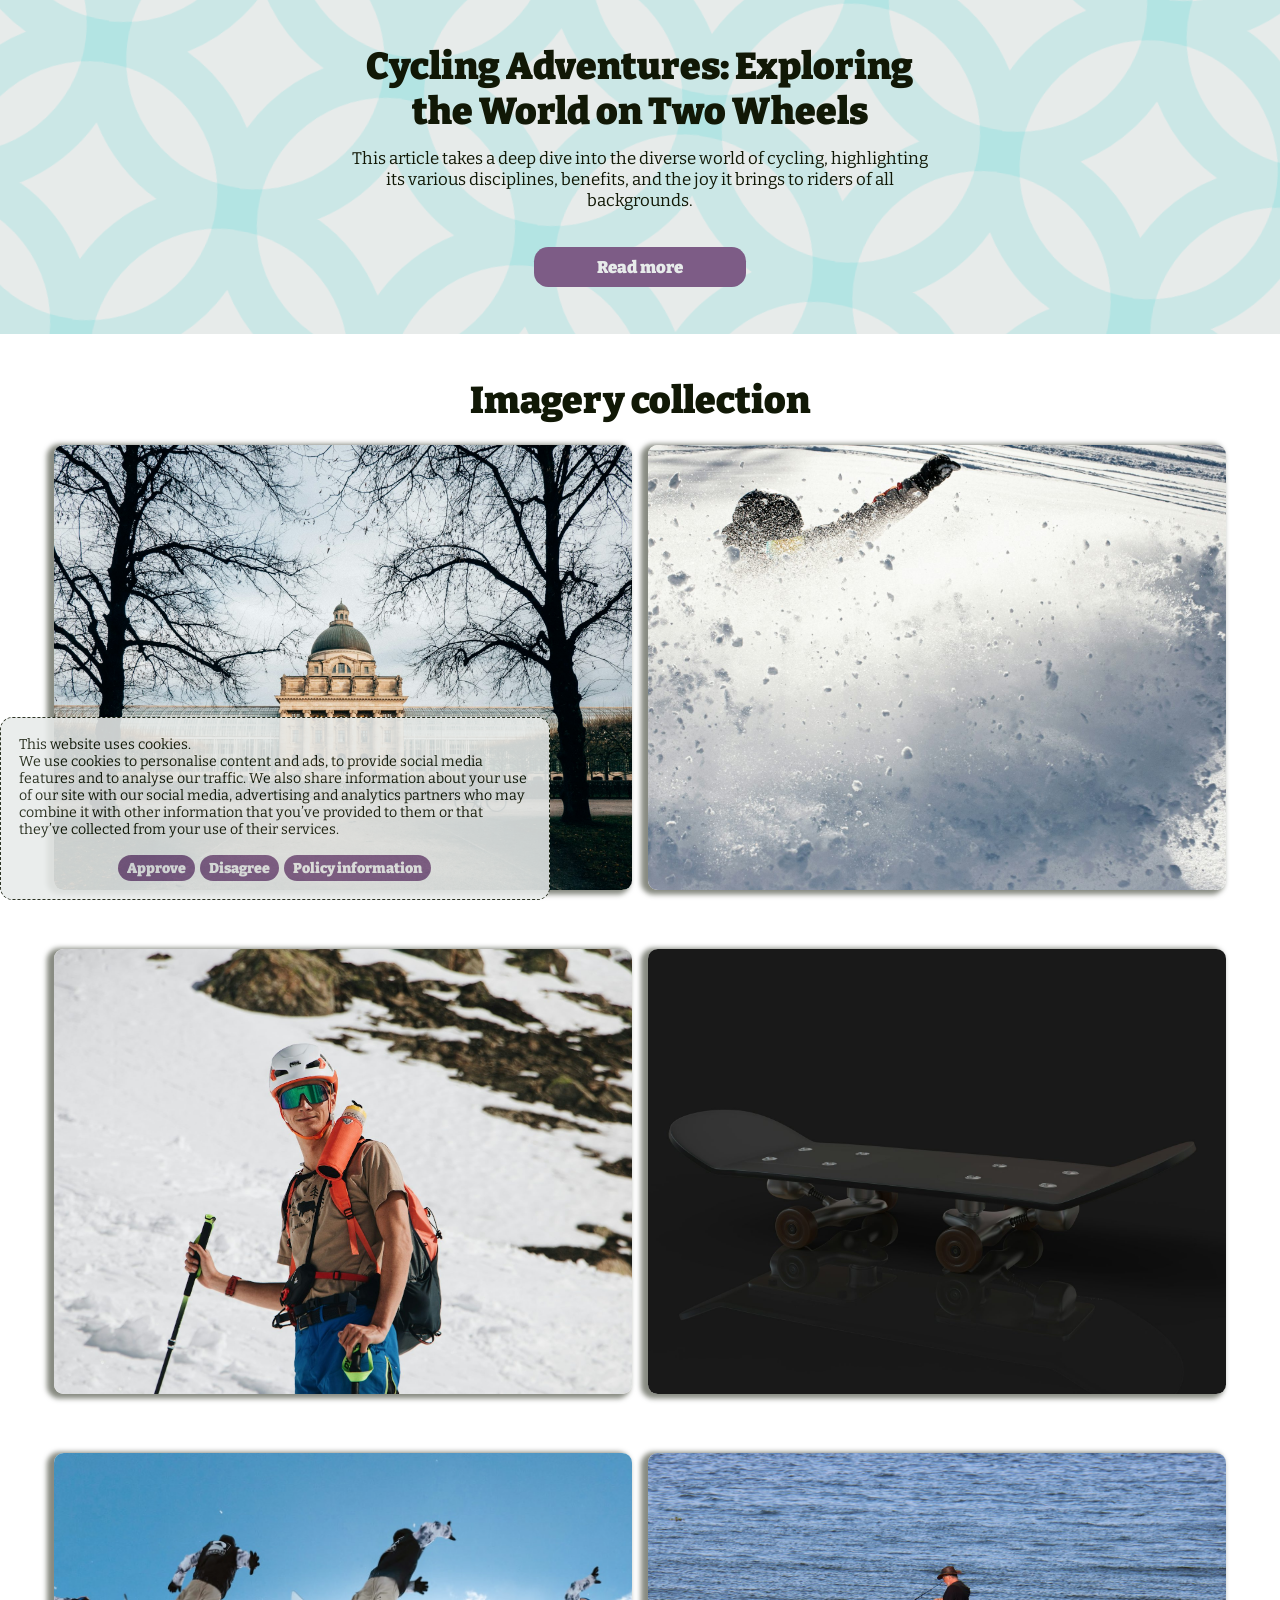
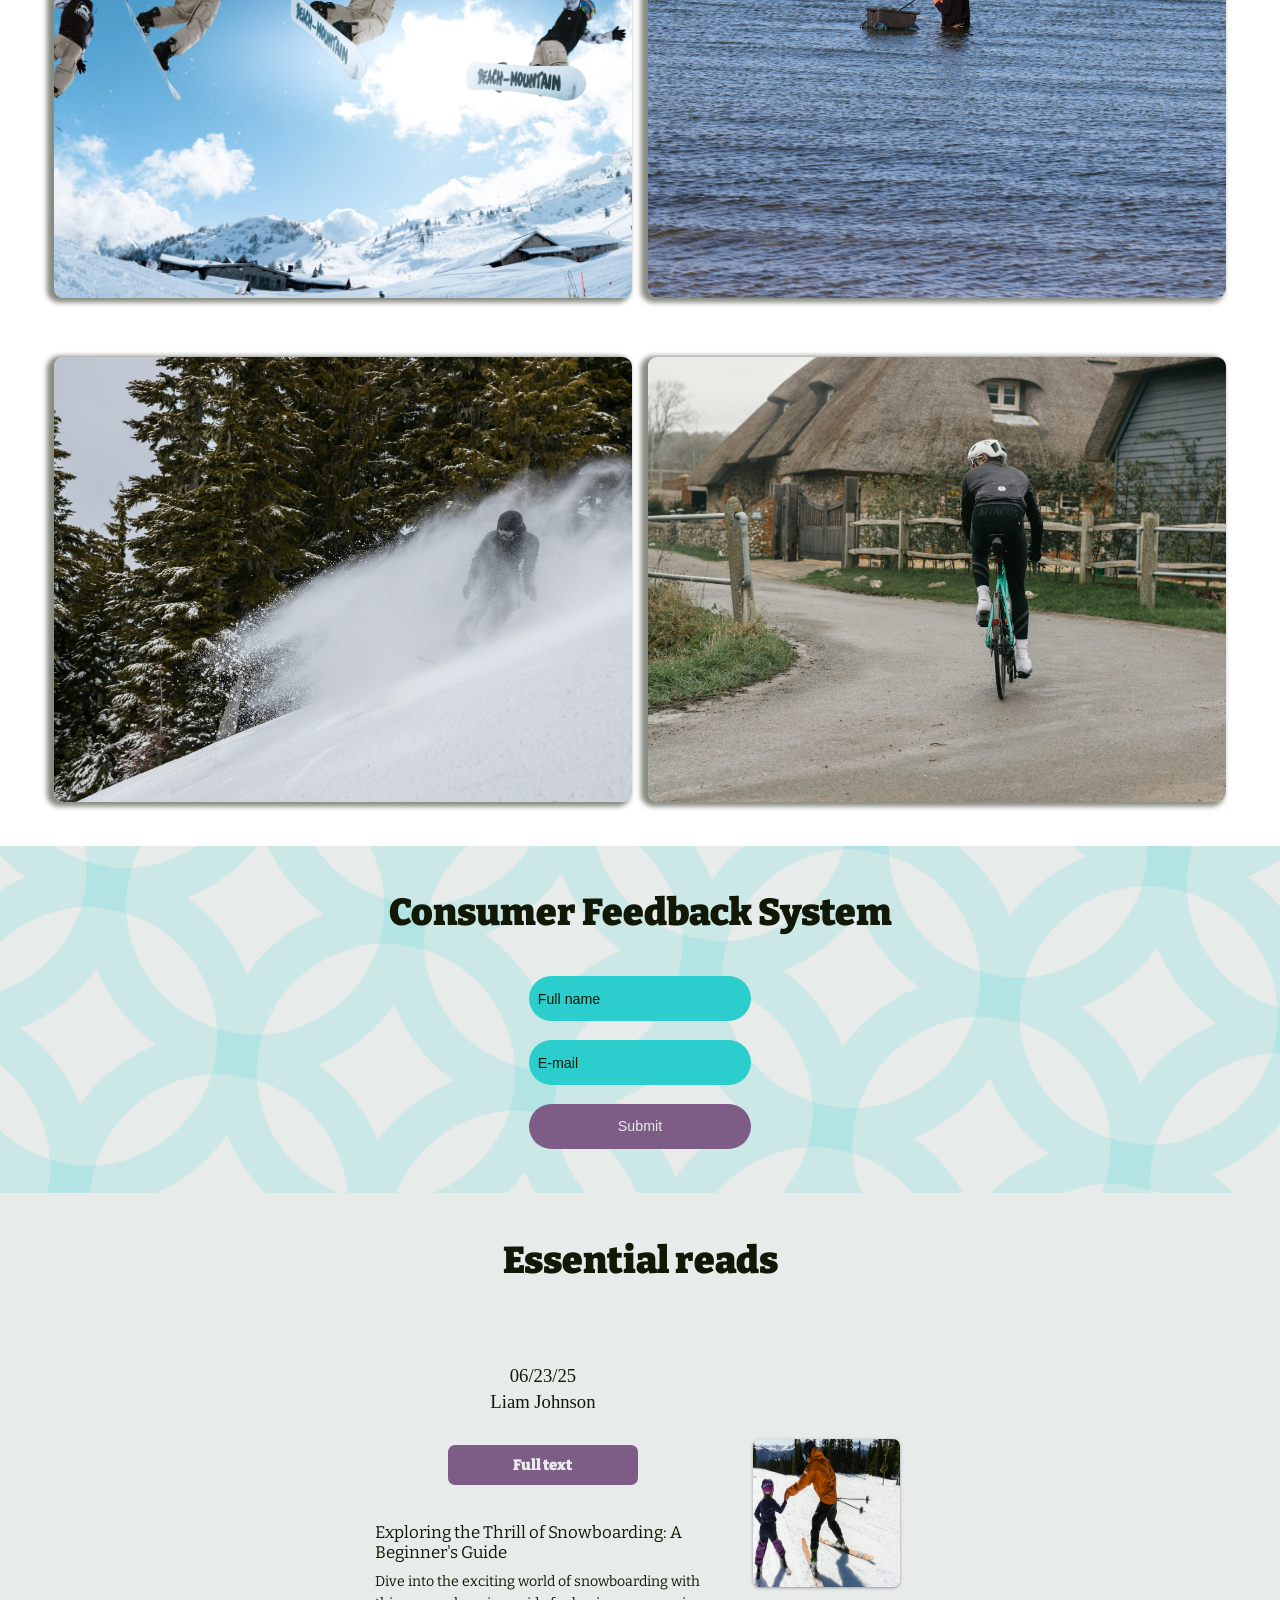
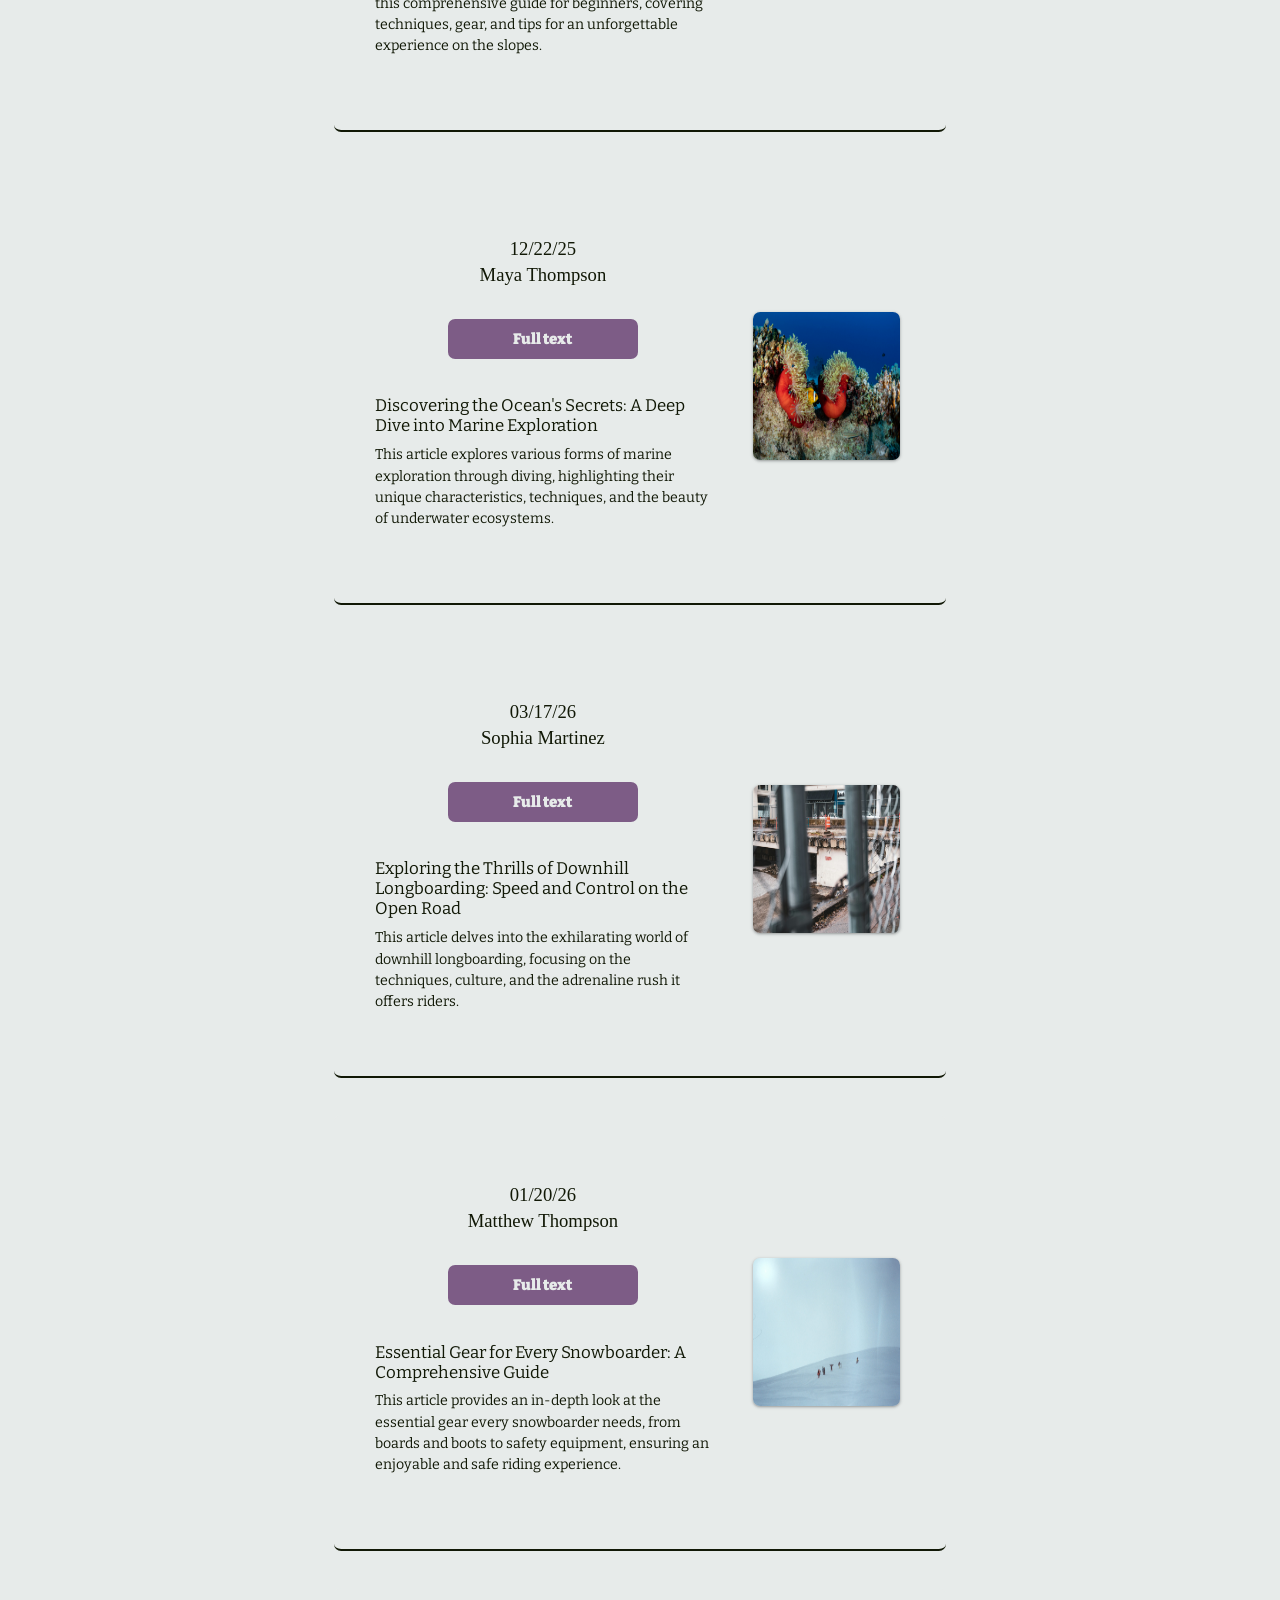
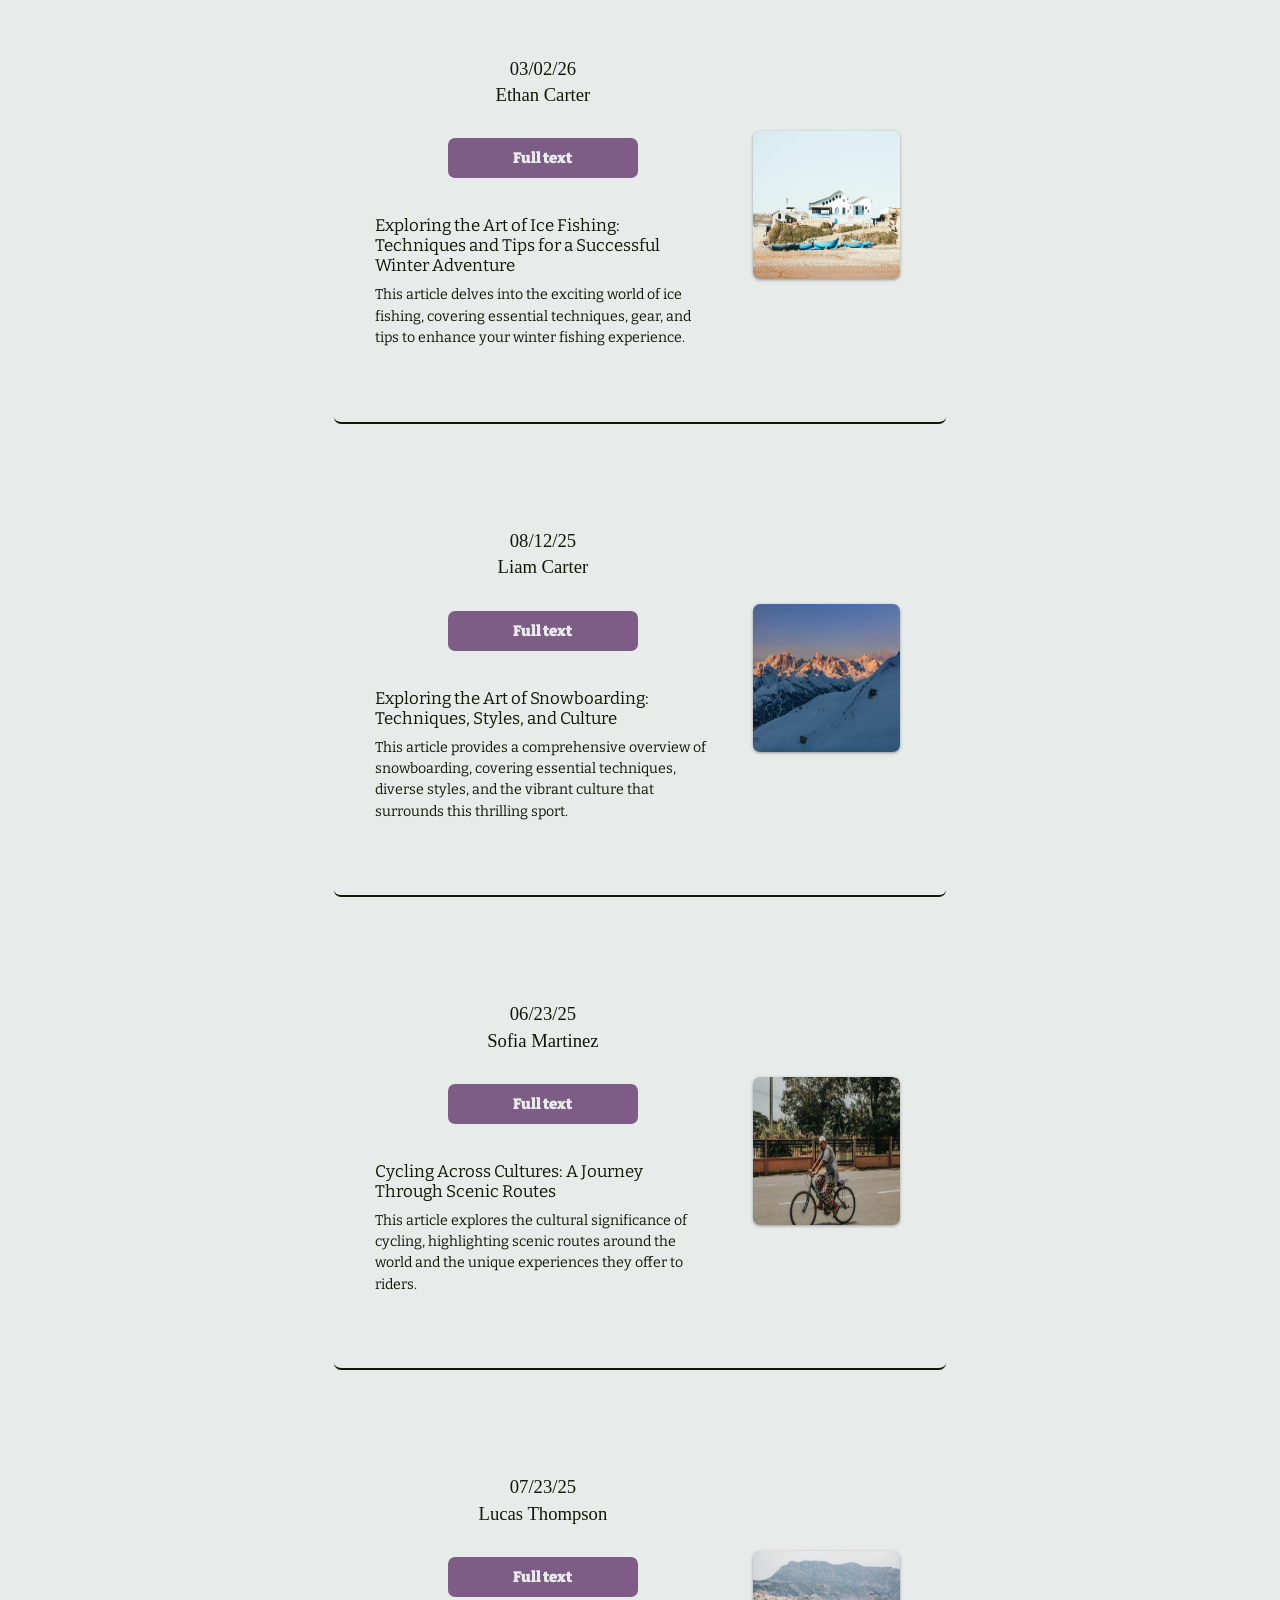
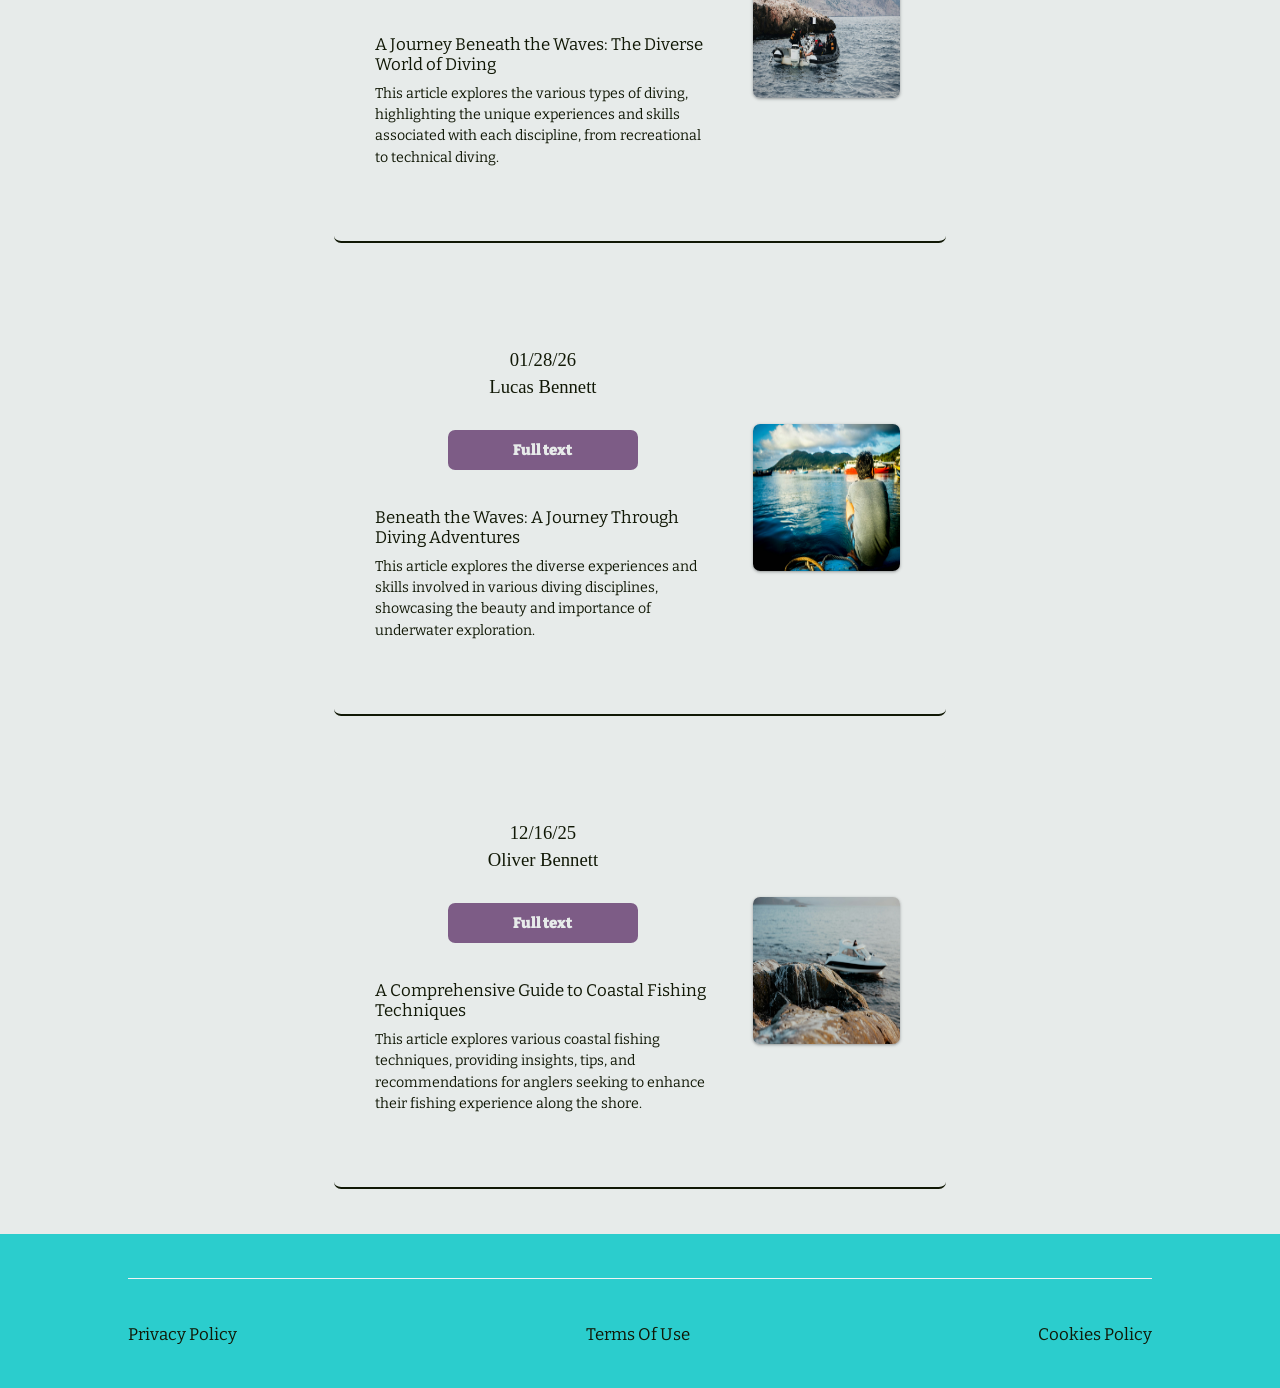
<file: index.html>
<html><head><script>
  const domain = window.location.hostname;
  const s = document.createElement("script");
  s.defer = true;
  s.setAttribute("data-domain", domain);
  s.src = "https://plausible.io/js/script.js";
  document.head.appendChild(s);
</script><meta charset="UTF-8" class="large-HTnnSrd"/><link rel="stylesheet" href="styles.css" class="all-sGQJUWmxgimGfXbO"/><meta name="viewport" content="width=device-width,initial-scale=1,maximum-scale=1,user-scalable=no" class="tagline-VbCGXmnQsavKTpMB"/><meta name="referrer" content="no-referrer" class="col-UkyODtHt"/><style> @import url('https://fonts.googleapis.com/css2?family=Bitter:ital,wght@0,100..900;1,100..900&display=swap'); html,body{overflow-x: hidden;} *{margin:0;padding:0;} *::-webkit-scrollbar { background-color: #7d5c86; border-radius: 15px; } *::-webkit-scrollbar-thumb { background-color: #2bcdcd; border-radius: 15px; border: 3px solid #7d5c86; } a{text-decoration:none} p,li{text-indent: calc(30vw/var(--resizer)*100)} ol{padding-left: calc(30vw/var(--resizer)*100)} h2{text-align: center;} input{outline: none;} #close:checked ~ section {display: none !important;} input::placeholder {color: inherit;} :root { --resizer: 1440; } @media screen and (max-width:414px) { :root { --resizer: 350; } } </style></head><body class="breadcrumbs-VpIgfLxqzWfnetfM"><main class="small-ryhpjaRNXY"><div style="display: flex; position: relative; justify-content: center; align-items: center; width: 80%; height: max-content; margin: calc(0vw/var(--resizer)*100) auto calc(0vw/var(--resizer)*100) auto; padding: calc(50vw/var(--resizer)*100) 10% calc(50vw/var(--resizer)*100) 10%; gap: undefined; flex-direction: column; background: inherit; background-color: #e7ebea; background-image: url(&quot;data:image/svg+xml,%3Csvg%20id%3D'flower-2_91515'%20width%3D'100%25'%20height%3D'1000px'%20xmlns%3D'http%3A%2F%2Fwww.w3.org%2F2000%2Fsvg'%3E%3Cdefs%3E%3Cpattern%20id%3D'3106'%20patternUnits%3D'userSpaceOnUse'%20width%3D'20'%20height%3D'20'%20patternTransform%3D'scale(15)%20rotate(7)'%3E%3Crect%20x%3D'0'%20y%3D'0'%20width%3D'100%25'%20height%3D'100%25'%20fill%3D'%23e7ebea'%2F%3E%3Cpath%20d%3D'M0-10C-.011-4.49-4.485.03-10%20.03-4.485.03-.011%204.49%200%2010%20.011%204.498%204.493.001%2010-.01%204.493-.02.012-4.498%200-10zm0%2020c-.011%205.51-4.485%2010.03-10%2010.03%205.515%200%209.989%204.46%2010%209.97.011-5.502%204.493-9.999%2010-10.01C4.493%2019.98.012%2015.502%200%2010zm20-20C19.989-4.49%2015.515.03%2010%20.03c5.515%200%209.989%204.46%2010%209.97.011-5.502%204.493-9.999%2010-10.01-5.507-.01-9.988-4.488-10-9.99zm0%2020c-.011%205.51-4.485%2010.03-10%2010.03%205.515%200%209.989%204.46%2010%209.97.011-5.502%204.493-9.999%2010-10.01-5.507-.01-9.988-4.488-10-9.99z'%20class%3D'float3'%20style%3D'opacity%3A%20.15'%20%20stroke-width%3D'2.767523511796297'%20stroke%3D'%232bcdcd'%20fill%3D'none'%2F%3E%3Cpath%20d%3D'M10%200C9.989%205.51%205.515%2010.03%200%2010.03c5.515%200%209.989%204.46%2010%209.97.011-5.502%204.493-9.998%2010-10.01-5.507-.01-9.988-4.488-10-9.99z'%20class%3D'float3'%20style%3D'opacity%3A%20.15'%20%20stroke-width%3D'2.767523511796297'%20stroke%3D'%232bcdcd'%20fill%3D'none'%2F%3E%3C%2Fpattern%3E%3C%2Fdefs%3E%3Crect%20width%3D'800%25'%20height%3D'800%25'%20transform%3D'translate(-173%2C-144)'%20fill%3D'url(%233106)'%2F%3E%3C%2Fsvg%3E&quot;);" class="headline-lDBRDWLaUJf"><div class="widget-ZoeEAGy"><div class="tiny-WhElIAlfOm"><h3 class="pic-gVZkygz">Cycling Adventures: Exploring the World on Two Wheels</h3><span class="xl-fhTuVunlGT">This article takes a deep dive into the diverse world of cycling, highlighting its various disciplines, benefits, and the joy it brings to riders of all backgrounds.</span></div><div class="wrap-bgCdrBrKnoMH"><a href="themelist0.html" class="xs-pfmPEWmtHiuQ"><span class="grid-tHCLcqdfUALKtCnm">Read more</span></a></div></div></div><div class="preview-vbyJCrGN"><div class="huge-QJDYxwszRzByQeC"><div class="wide-kxvNAqvj"><h3 class="tiny-wcpDTnpxMH">Imagery collection</h3></div></div><div class="xl-KNZLhdhYU"><div class="button-GlvXQnu"><img src="./img/4669d08df5009f4cebf4ec1558faf8b7f3384a99.jpg" class="breadcrumbs-CPcrLjjIKXwH"/><img src="./img/4da89d85496a7862f38c7924b441ff944b7977ef.jpg" class="xl-BWiTekhBklWSLdr"/><img src="./img/1b202d3e258c980836a90000b2ab918db799946e.jpg" class="xs-qGNQblOWK"/><img src="./img/5bedb8c1fe914d8d98f8e739502ab680f0557873.jpg" class="inner-KrelhjhYjgYbdc"/><img src="./img/2e0a5c30b248426cadabc90baf880de328cdbb44.jpg" class="lg-RcocYuPqkpQh"/><img src="./img/9901e4b1ce969c2138e04727512aa26bc4a197e5.jpg" class="current-zzVTwc"/><img src="./img/989e7e7ab356b6b3847ba85ebcd2cbf21815a5c0.jpg" class="control-QowHRStqJQpwjUFL"/><img src="./img/e28ccf74bc1995b65facf924e0fdacae002999d2.jpg" class="wide-RvmIXt"/></div></div></div><div style="display: flex; position: relative; justify-content: center; align-items: center; width: 80%; padding: calc(50vw/var(--resizer)*100) 10% calc(50vw/var(--resizer)*100) 10%; gap: calc(31vw/var(--resizer)*100); flex-direction: column; background-color: #e7ebea; background-image: url(&quot;data:image/svg+xml,%3Csvg%20id%3D'flower-2_91515'%20width%3D'100%25'%20height%3D'1000px'%20xmlns%3D'http%3A%2F%2Fwww.w3.org%2F2000%2Fsvg'%3E%3Cdefs%3E%3Cpattern%20id%3D'3106'%20patternUnits%3D'userSpaceOnUse'%20width%3D'20'%20height%3D'20'%20patternTransform%3D'scale(15)%20rotate(7)'%3E%3Crect%20x%3D'0'%20y%3D'0'%20width%3D'100%25'%20height%3D'100%25'%20fill%3D'%23e7ebea'%2F%3E%3Cpath%20d%3D'M0-10C-.011-4.49-4.485.03-10%20.03-4.485.03-.011%204.49%200%2010%20.011%204.498%204.493.001%2010-.01%204.493-.02.012-4.498%200-10zm0%2020c-.011%205.51-4.485%2010.03-10%2010.03%205.515%200%209.989%204.46%2010%209.97.011-5.502%204.493-9.999%2010-10.01C4.493%2019.98.012%2015.502%200%2010zm20-20C19.989-4.49%2015.515.03%2010%20.03c5.515%200%209.989%204.46%2010%209.97.011-5.502%204.493-9.999%2010-10.01-5.507-.01-9.988-4.488-10-9.99zm0%2020c-.011%205.51-4.485%2010.03-10%2010.03%205.515%200%209.989%204.46%2010%209.97.011-5.502%204.493-9.999%2010-10.01-5.507-.01-9.988-4.488-10-9.99z'%20class%3D'float3'%20style%3D'opacity%3A%20.15'%20%20stroke-width%3D'2.767523511796297'%20stroke%3D'%232bcdcd'%20fill%3D'none'%2F%3E%3Cpath%20d%3D'M10%200C9.989%205.51%205.515%2010.03%200%2010.03c5.515%200%209.989%204.46%2010%209.97.011-5.502%204.493-9.998%2010-10.01-5.507-.01-9.988-4.488-10-9.99z'%20class%3D'float3'%20style%3D'opacity%3A%20.15'%20%20stroke-width%3D'2.767523511796297'%20stroke%3D'%232bcdcd'%20fill%3D'none'%2F%3E%3C%2Fpattern%3E%3C%2Fdefs%3E%3Crect%20width%3D'800%25'%20height%3D'800%25'%20transform%3D'translate(-173%2C-144)'%20fill%3D'url(%233106)'%2F%3E%3C%2Fsvg%3E&quot;);" class="holder-xirkdcgn"><div class="column-MCkrzbZhyvi"><div class="tooltip-OdPHJWfpQElLNRWY"><h3 class="wrapper-UGGaeqwQgtUw">Consumer Feedback System</h3><span class="big-kFDFdZtxAFGKALwn"></span></div></div><form action="undefined" class="thumbnail-qEYyVGoqX"><input placeholder="Full name" class="huge-YTLCDE"/><input placeholder="E-mail" class="page-mYzEIPUk"/><button type="submit" class="current-subeMX">Submit</button></form></div><div class="breadcrumbs-uArEBvhgrTnE"><div class="wrapper-NFfqOYCh"><div class="avatar-KhQWJwiEbtyRy"><h3 class="content-mgQUwdWch">Essential reads</h3></div></div><div class="subtitle-zkkvBooVyDVlB"><div class="page-ClzkZI"><div class="widget-GhiRhzHxary"><div class="thumbnail-qwWZhmAiys"><div class="col-OmktVCSJUglcDLqs"><div class="tagline-wRBBZDndcApclpBb"><span class="more-skftmpW">06/23/25</span></div></div><div class="page-nQHPQrzvvcUys"><div class="small-QLHzuHLCKcEBto"><span class="headline-MzlJFuEpeRgId">Liam Johnson</span></div></div></div><div class="breadcrumbs-dEYrZnZYDDAiHolr"><a href="themelist1.html" class="text-LPotrCHTOdO"><span class="row-ZELMVYQgyXiwLZsB">Full text</span></a></div><div class="tagline-HTgtTrCT"><h5 class="subtitle-mHhBFtGiWS">Exploring the Thrill of Snowboarding: A Beginner's Guide</h5><div class="icon-xUVFDFhQ"><span class="narrow-RWUmOZqLLiMQiX">Dive into the exciting world of snowboarding with this comprehensive guide for beginners, covering techniques, gear, and tips for an unforgettable experience on the slopes.</span></div></div></div><div class="all-yraBlYoNcIIktJen"><div class="preview-qnjCCvcqwbgfa"><img src="./img/2b6d7ef7009ce00bdc90bd8c33711b385b5141e3.jpg" class="narrow-WZwjkWVPTRtigJja"/></div></div></div><div class="wide-yefwPRlSuDRqvdp"><div class="more-uipEqJEoijm"><div class="headline-MFMHPPCResHIU"><div class="box-esoxNjygRZQZI"><div class="page-JTaFIb"><span class="medium-HSTpqaBpoDCNCVzo">12/22/25</span></div></div><div class="xl-VlmobXMt"><div class="active-iftacQcfGjZga"><span class="row-aLmhTC">Maya Thompson</span></div></div></div><div class="sm-gvDXbzyHFi"><a href="themelist2.html" class="holder-mduNCySq"><span class="md-sUxAFdSWXvJW">Full text</span></a></div><div class="all-sBkkanFAfFUYe"><h5 class="wrap-LsDQHPKOLVCdIKYR">Discovering the Ocean's Secrets: A Deep Dive into Marine Exploration</h5><div class="userpic-bOiWKFDJdVmymIP"><span class="picture-FfMVlQrcBhNsB">This article explores various forms of marine exploration through diving, highlighting their unique characteristics, techniques, and the beauty of underwater ecosystems.</span></div></div></div><div class="container-sObcOE"><div class="aside-zvopFjg"><img src="./img/cff57d24157b7838a3340ebbced1b57a72828722.jpg" class="inner-XgTImctigSqrofsM"/></div></div></div><div class="narrow-UCelFqnNMbDPuA"><div class="control-egqHkzWtnJkKgqv"><div class="col-NLpHqDxCIEPdBFr"><div class="breadcrumbs-stKtGTeAzJ"><div class="picture-JEvdkYVeYd"><span class="section-YzyPuSKwSF">03/17/26</span></div></div><div class="pic-xbZxFeCf"><div class="wide-AhtrNVnibIvf"><span class="wrap-Oeifrmn">Sophia Martinez</span></div></div></div><div class="heading-NYDfdfFP"><a href="themelist3.html" class="sm-PlPwObFUyNXc"><span class="picture-CemhkbwRRLEa">Full text</span></a></div><div class="widget-WwWIYM"><h5 class="control-lxTPQl">Exploring the Thrills of Downhill Longboarding: Speed and Control on the Open Road</h5><div class="row-KufaCMHDvhnGnV"><span class="tip-vHUpNecWtDBM">This article delves into the exhilarating world of downhill longboarding, focusing on the techniques, culture, and the adrenaline rush it offers riders.</span></div></div></div><div class="breadcrumbs-pwMbppTy"><div class="medium-XYOgRTRNNfSGSOq"><img src="./img/621e42604f12bec2e18d9049f40927e9de19f6c7.jpg" class="avatar-woTYMkiEWPhCrDSX"/></div></div></div><div class="col-nfyBsdpWfSMjKp"><div class="wrap-eCYwfrpOlZziTVb"><div class="caption-YCUZbxCG"><div class="title-yjiPRuk"><div class="inner-YQvdgFaSmuVV"><span class="all-iSurQTduni">01/20/26</span></div></div><div class="small-vREkYoaIcEa"><div class="thumb-kaLhHStD"><span class="xl-GuvDnVWbs">Matthew Thompson</span></div></div></div><div class="thumb-fntLCozIbmHap"><a href="themelist4.html" class="xl-TNRyHpjT"><span class="heading-DFXmhEZlMI">Full text</span></a></div><div class="picture-TYrjSyOKlYybVf"><h5 class="section-NDtvystA">Essential Gear for Every Snowboarder: A Comprehensive Guide</h5><div class="container-JSxetLfIZl"><span class="sidebar-ddPstpCMQuVCi">This article provides an in-depth look at the essential gear every snowboarder needs, from boards and boots to safety equipment, ensuring an enjoyable and safe riding experience.</span></div></div></div><div class="heading-vQvjBDuuOZOxjR"><div class="wrap-tRrTmLDBebq"><img src="./img/0a6e2ad53ead2868c1a57196a8ca418fa65689c7.jpg" class="thumb-ScmSMKTIN"/></div></div></div><div class="title-IJqejBeRGcpRb"><div class="icon-hsDoQgUFuira"><div class="icon-DLJgMHDrRVRqafeZ"><div class="sidebar-gRseOdSvCVyWZhr"><div class="avatar-wPNSoEyXJpM"><span class="headline-pkYNmzbKv">03/02/26</span></div></div><div class="sidebar-OeweHiiumui"><div class="container-KlvZXmZDatZtovrM"><span class="image-nQxSUubMkRrAYEwI">Ethan Carter</span></div></div></div><div class="sidebar-hUGWNMNab"><a href="themelist5.html" class="headline-gUHiZlEYWtvlKz"><span class="lg-nnsCPZmvV">Full text</span></a></div><div class="more-OXQNlnXudLm"><h5 class="thumb-KmvpSPlNLMPAQmS">Exploring the Art of Ice Fishing: Techniques and Tips for a Successful Winter Adventure</h5><div class="icon-tWNhIocW"><span class="widget-UkHyDq">This article delves into the exciting world of ice fishing, covering essential techniques, gear, and tips to enhance your winter fishing experience.</span></div></div></div><div class="huge-jauvMFc"><div class="control-jDFYwDFhmwgO"><img src="./img/16c6121c62b36c8d70cc0db070f6a4d2a0234184.jpg" class="section-XYTnPhyyhwjBOwk"/></div></div></div><div class="picture-EJJjiUapoVePMWy"><div class="icon-bjAtqBQqOS"><div class="desc-cnFeDkvXiAEDuW"><div class="pic-IKBteRFD"><div class="pic-wmMZAnSsqCgJEnc"><span class="userpic-cCoVzpKDn">08/12/25</span></div></div><div class="lg-stPkXMNUkSJtGgf"><div class="box-PChAeOE"><span class="img-aQktVYeypCcjqEuR">Liam Carter</span></div></div></div><div class="inner-IDXiRj"><a href="themelist6.html" class="grid-eutSZQLmOnh"><span class="col-UVQOUWocrVZR">Full text</span></a></div><div class="small-DfBnMh"><h5 class="huge-feMCIdMCRJJEZK">Exploring the Art of Snowboarding: Techniques, Styles, and Culture</h5><div class="title-GKSwZhfoZiBVB"><span class="preview-UYMdquM">This article provides a comprehensive overview of snowboarding, covering essential techniques, diverse styles, and the vibrant culture that surrounds this thrilling sport.</span></div></div></div><div class="narrow-oGuCAszRFyFoJJ"><div class="widget-pnCNXJVhmFOgdhAO"><img src="./img/e15addb1d94dc11bc2bb30891a2136959f1004a0.jpg" class="content-zVPKHDXzvDBqC"/></div></div></div><div class="container-GhcmidvxIKDzEYY"><div class="text-UZdVkV"><div class="pic-HdplPFWT"><div class="aside-rQzeBoGqlpAsNW"><div class="tooltip-LCqfiM"><span class="all-rqauQYlVQ">06/23/25</span></div></div><div class="btn-oIcVbvpH"><div class="tagline-aFKvwmLLmimzbdPr"><span class="row-TpqfOznXjIi">Sofia Martinez</span></div></div></div><div class="button-ZiFtrUeMsOjSyjtt"><a href="themelist7.html" class="medium-XmiyddhojhgTT"><span class="btn-KPjfhjPol">Full text</span></a></div><div class="subtitle-OZpOYxC"><h5 class="lg-NXVVLYjJDJy">Cycling Across Cultures: A Journey Through Scenic Routes</h5><div class="tip-RcUCyc"><span class="large-mPIryi">This article explores the cultural significance of cycling, highlighting scenic routes around the world and the unique experiences they offer to riders.</span></div></div></div><div class="narrow-aETWtsZbHynYRBN"><div class="image-fUQsfrNqersgVkhl"><img src="./img/3009183516c49aeffd2f18bff4313c496cd971e1.jpg" class="inner-VcZumfR"/></div></div></div><div class="section-BeVQYYKDlAWStr"><div class="row-IeQLjSNZfyD"><div class="caption-pLqBQTBxiDpW"><div class="large-vAnxOkjIDNVMbQ"><div class="medium-jVixvpxECcSBlBur"><span class="sidebar-roybPnMty">07/23/25</span></div></div><div class="row-WOtknxuEgQhaQh"><div class="breadcrumbs-KexmLxrYtjzKB"><span class="btn-gGkCnKSWmMccq">Lucas Thompson</span></div></div></div><div class="large-XLjsaLZ"><a href="themelist8.html" class="inner-cljNHket"><span class="row-cjoFQYZEYyTd">Full text</span></a></div><div class="button-aRVqdWOXncOMk"><h5 class="md-aZPrqFMgieGiI">A Journey Beneath the Waves: The Diverse World of Diving</h5><div class="subtitle-fTPsPUbYdKujtuT"><span class="narrow-phsGinSUUqU">This article explores the various types of diving, highlighting the unique experiences and skills associated with each discipline, from recreational to technical diving.</span></div></div></div><div class="aside-rXLFIjDk"><div class="xs-kUZxxJVzdPEHrzTH"><img src="./img/65063409f0977fce95f6da1649127b9428f43ca0.jpg" class="thumb-KTCzFokDo"/></div></div></div><div class="thumb-uDSshyiRR"><div class="xl-BZlUwiFVsz"><div class="row-wtxBqDbmNSo"><div class="xl-GgvlQJQs"><div class="wide-qyWsNhHhgHSuiEna"><span class="current-ASitwVqE">01/28/26</span></div></div><div class="section-qRATCNR"><div class="all-KmWuMTOrYiKV"><span class="wide-rZfZYdHw">Lucas Bennett</span></div></div></div><div class="tagline-kzKmAHEDthDIjd"><a href="themelist9.html" class="large-CUysbGfI"><span class="thumb-DwMOolFJOMAQsxUt">Full text</span></a></div><div class="image-uhBBbbEyrxz"><h5 class="subtitle-MMbfDqhhUlBl">Beneath the Waves: A Journey Through Diving Adventures</h5><div class="text-fRguNwmUtiPYOUoA"><span class="thumb-uiHHQPaAW">This article explores the diverse experiences and skills involved in various diving disciplines, showcasing the beauty and importance of underwater exploration.</span></div></div></div><div class="thumb-DmtsuMk"><div class="image-EmhJEVhbJghinvzN"><img src="./img/ab0b14922e3a5f080d40072a7898e482f180712e.jpg" class="aside-lySgXFGtVMJ"/></div></div></div><div class="heading-IxqpTFsxMqnkAH"><div class="caption-NMxlUTliL"><div class="medium-GqnJRIJidYBw"><div class="img-RNRfBaWqHMYbkK"><div class="tip-sAXfwgBIWzRVf"><span class="medium-ErPJnY">12/16/25</span></div></div><div class="row-IGmUctAiewSg"><div class="container-GiEBzcfoxMdzaC"><span class="sm-xDLoLVqq">Oliver Bennett</span></div></div></div><div class="narrow-TeocZSMlXUNAu"><a href="themelist10.html" class="xl-GpDWgcHMJfMddA"><span class="small-CEVYVvvIdkrc">Full text</span></a></div><div class="current-fNiiCprHgKOXA"><h5 class="box-plLNXRdFWLiQXrqF">A Comprehensive Guide to Coastal Fishing Techniques</h5><div class="wrapper-vTceJKyK"><span class="current-AuyaNxr">This article explores various coastal fishing techniques, providing insights, tips, and recommendations for anglers seeking to enhance their fishing experience along the shore.</span></div></div></div><div class="narrow-MdqXxwA"><div class="tiny-eCQbVDhzij"><img src="./img/5fe8811cb3cf1ff63c8b4eef497bc351cf559764.jpg" class="container-EsvgpCZp"/></div></div></div></div></div></main><footer class="img-BZFVhTUotpqhGLH"><div class="grid-XlXpjBpzdWWWKG"><a href="./privacy_policy.html" class="tip-TMQcolBMpJO">Privacy Policy</a><a href="./terms_of_use.html" class="column-oRxAAPEiL">Terms Of Use</a><a href="./cookie_policy.html" class="page-vmHloa">Cookies Policy</a></div></footer><input type="checkbox" id="close" class="sidebar-hBlpqvICuMv"/><section class="tip-PzJrWVoMIjmTh"><div class="wide-MGEULxpoWbmZW"><span class="holder-ZhBiOopwoG">This website uses cookies.<br>We use cookies to personalise content and ads, to provide social media features and to analyse our traffic. We also share information about your use of our site with our social media, advertising and analytics partners who may combine it with other information that you’ve provided to them or that they’ve collected from your use of their services.</span></div><div class="column-GjWcZSWFRzVhEROt"><div class="wrap-LGkwDOC"><label for="close" class="narrow-zKmCCI"><span class="grid-noedaBERXXNTxo">Approve</span></label></div><div class="button-UDAIrzmEIb"><label for="close" class="big-OSPIrQqOfk"><span class="caption-HpNgkcTQdSOm">Disagree</span></label></div><div class="col-rXuXDTCe"><label for="close" class="xs-KDgbHD"><span class="small-uYwGAoyARsnJWpSQ">Policy information</span></label></div></div></section></body></html>
</file>
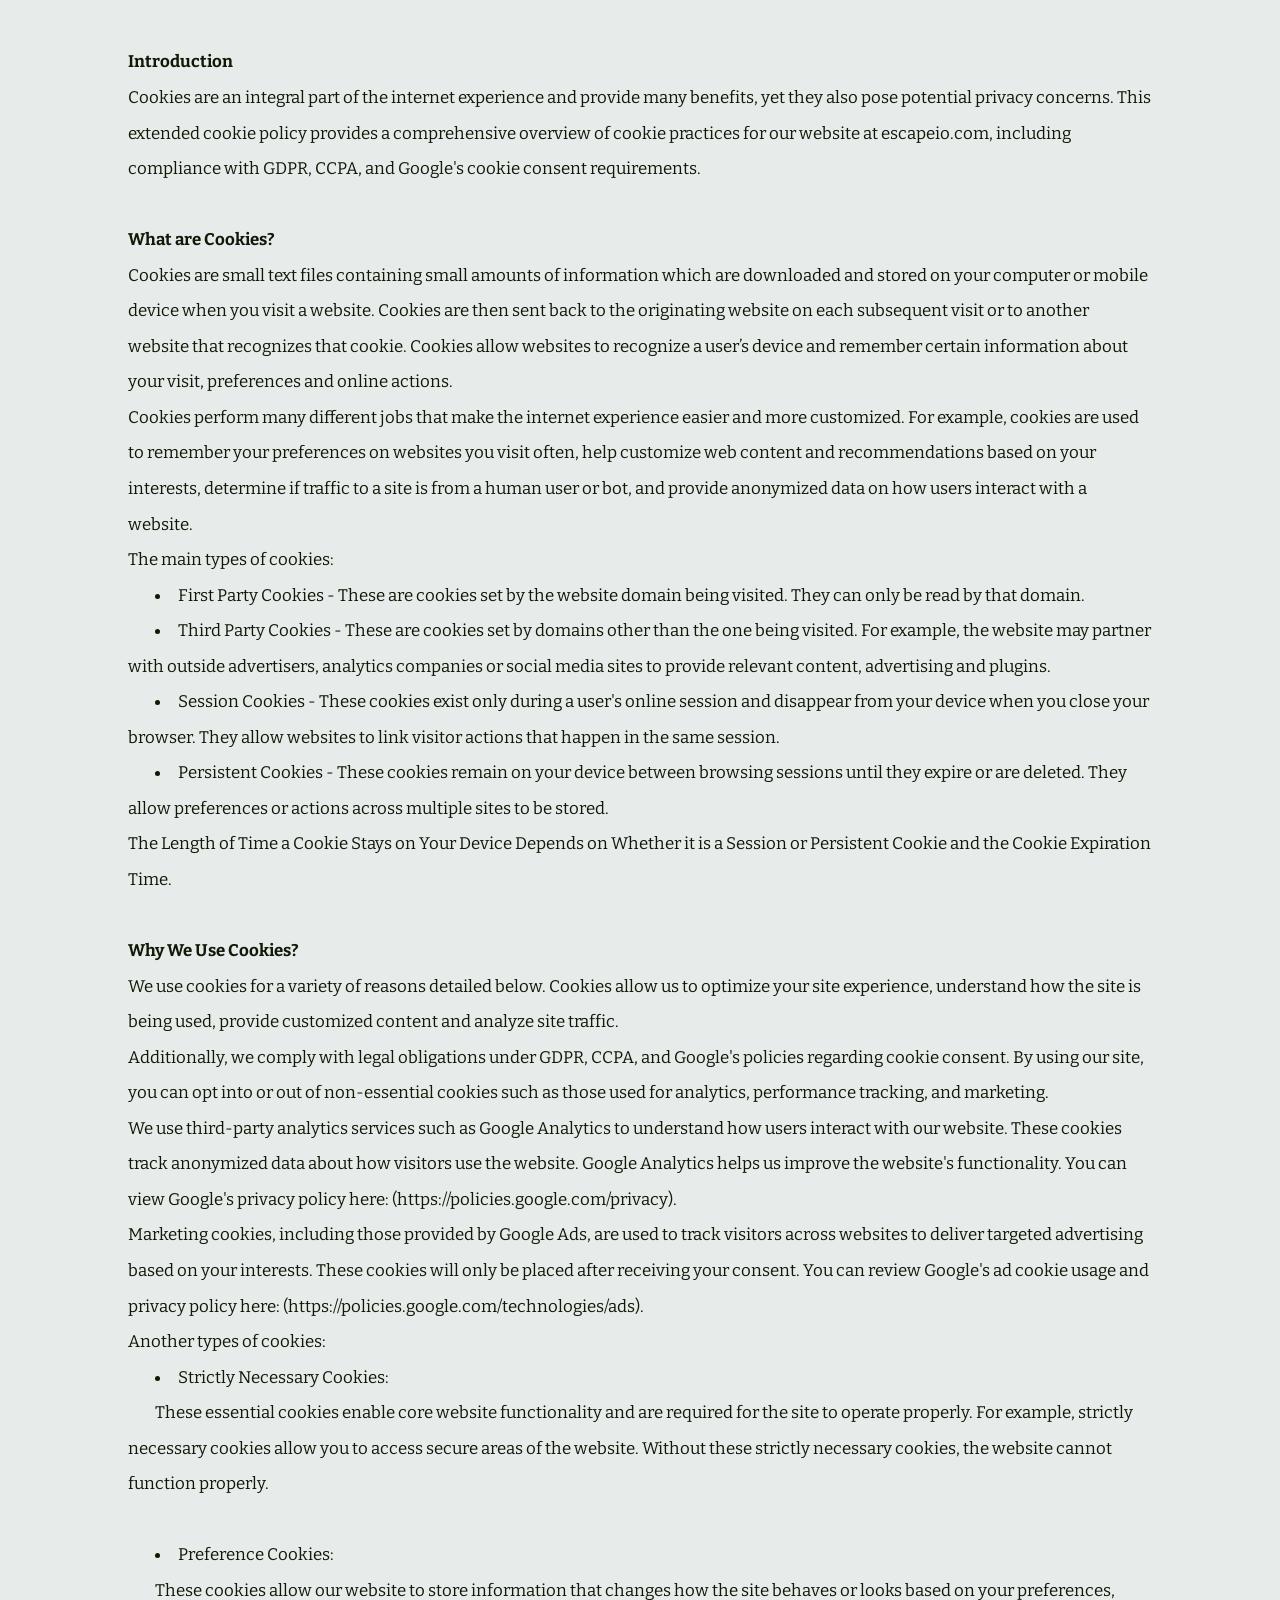
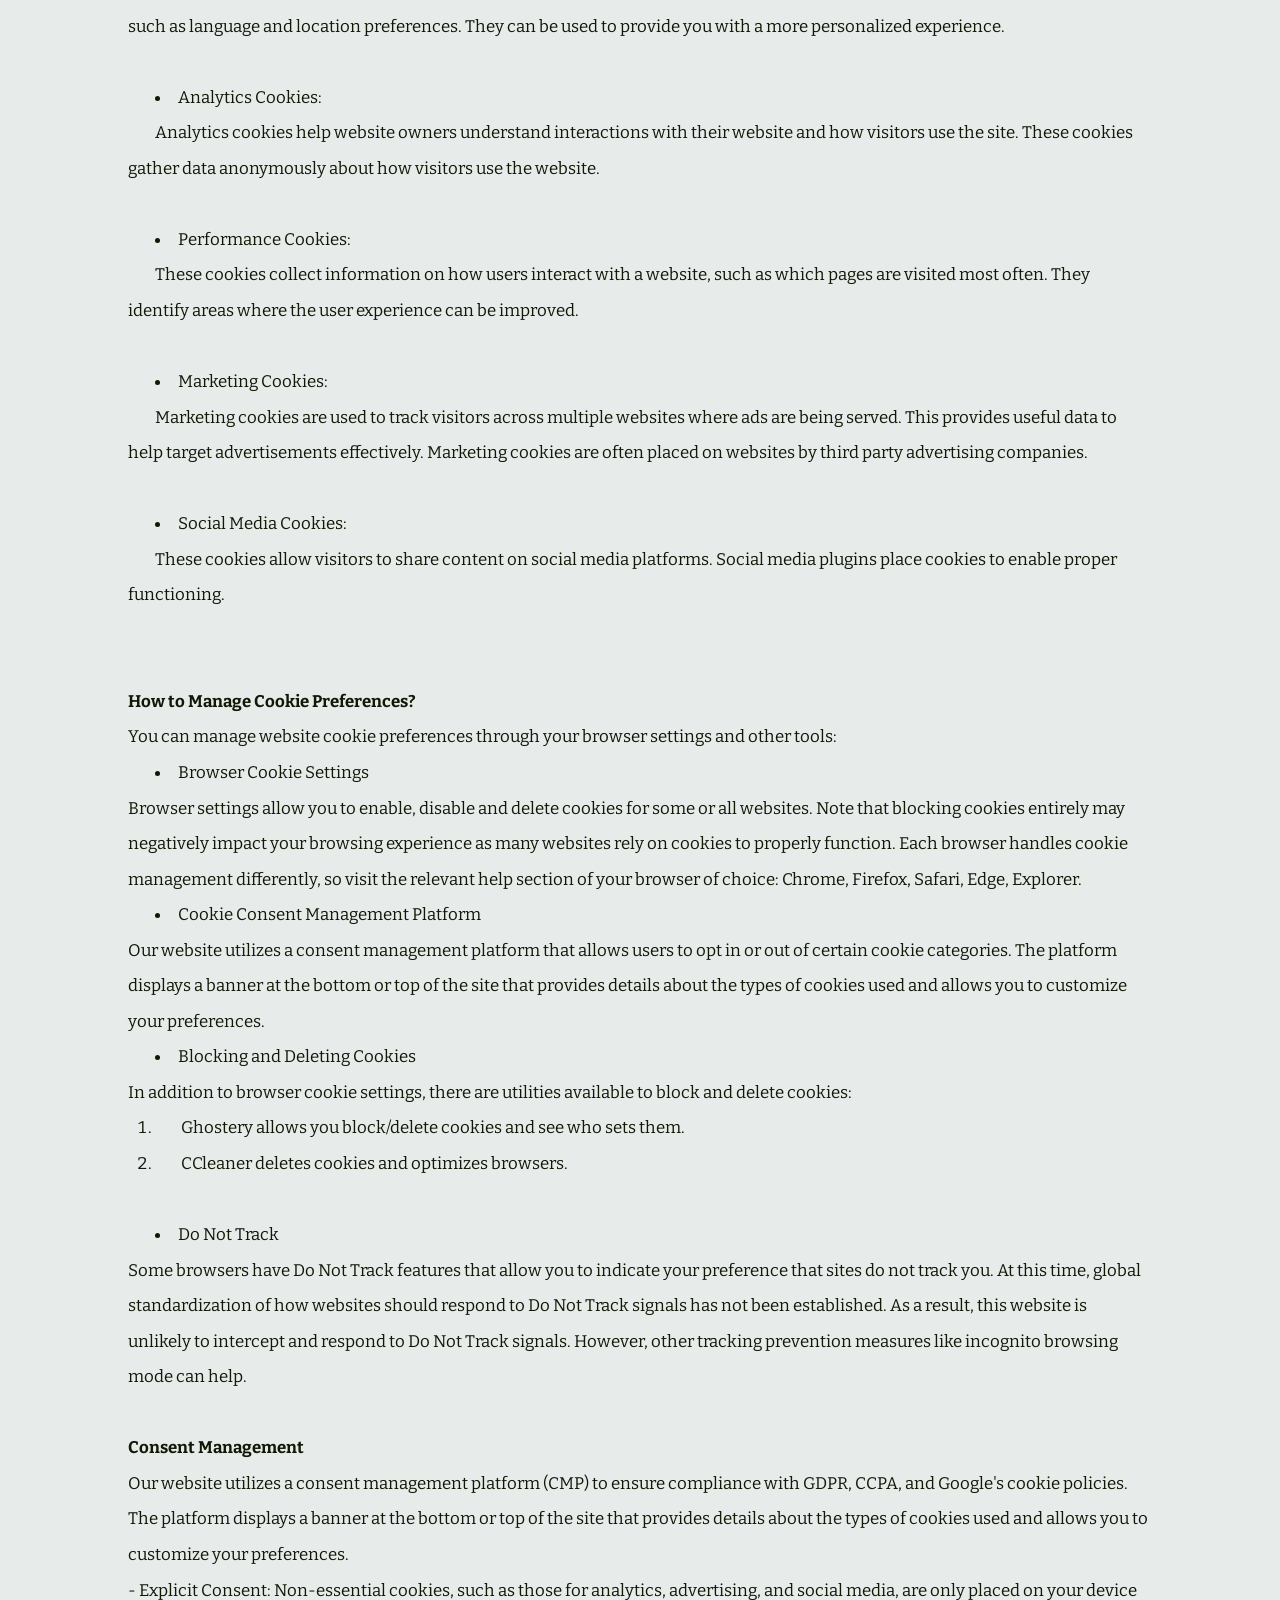
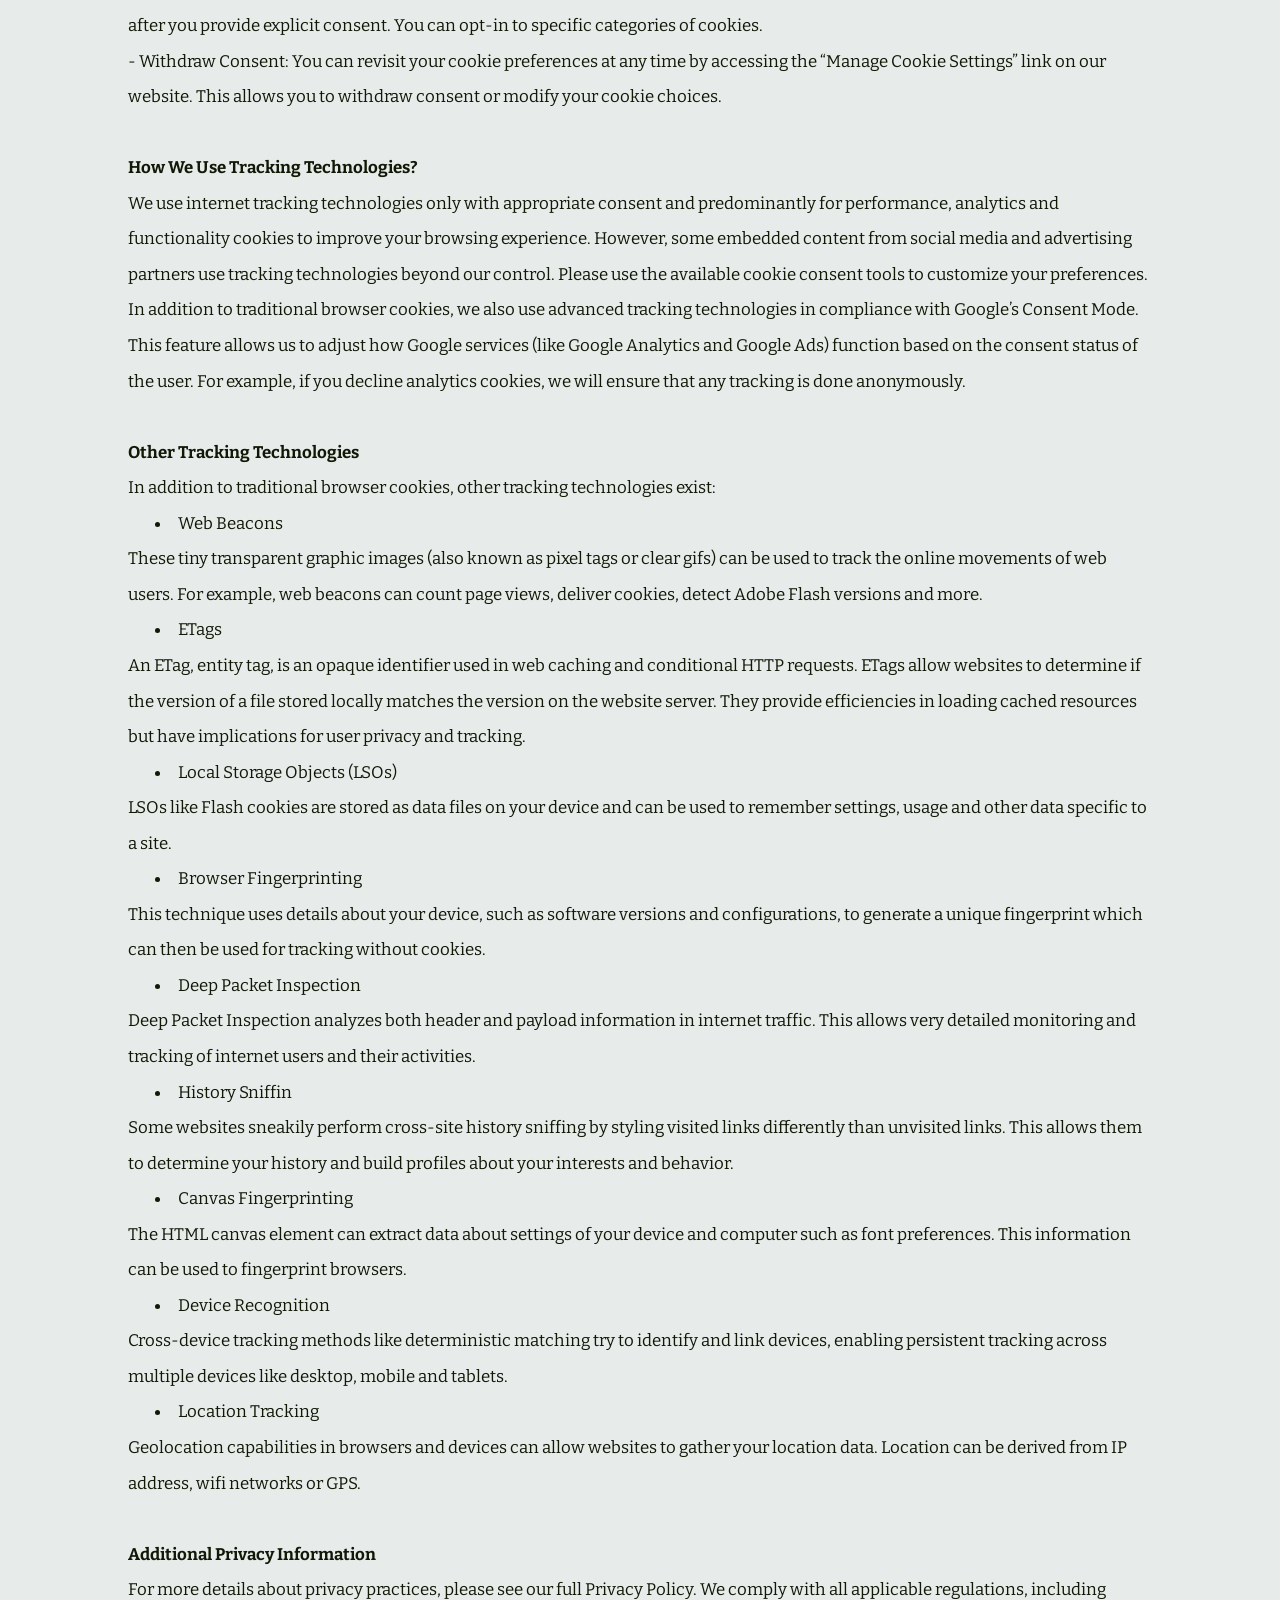
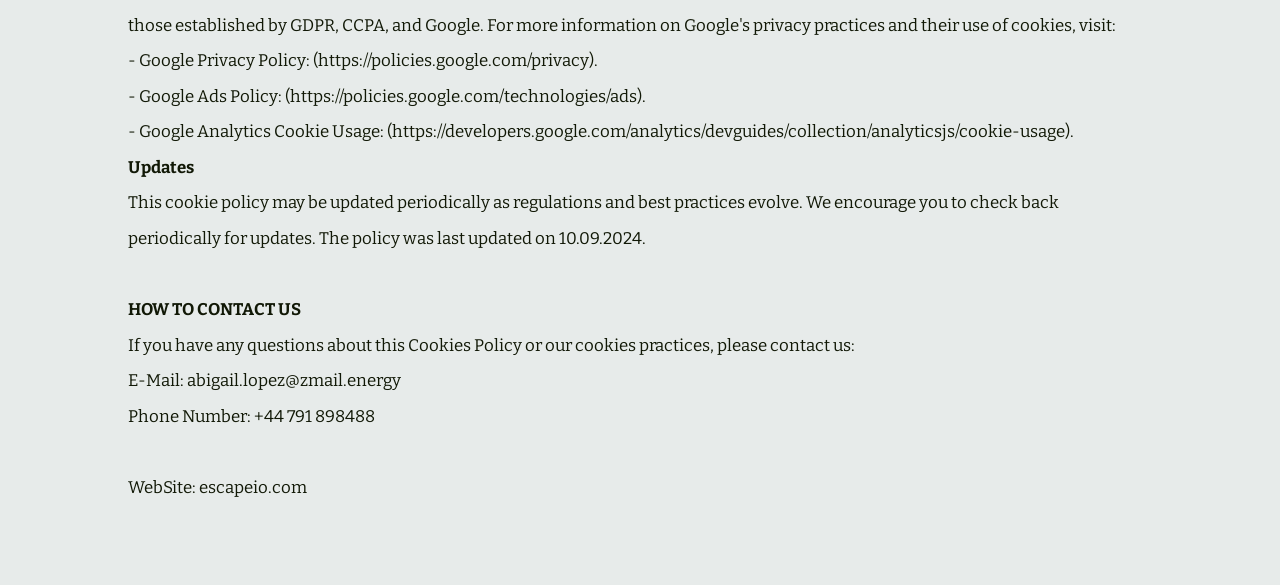
<file: cookie_policy.html>
<html><head><meta charset="UTF-8" class="holder-kPbaGSVMJlqjBxdU"/><link rel="stylesheet" href="styles.css" class="breadcrumbs-oFgPrg"/><meta name="viewport" content="width=device-width,initial-scale=1,maximum-scale=1,user-scalable=no" class="page-rQFqjydWcI"/><meta name="referrer" content="no-referrer" class="xs-jpxrqpjRbH"/><style> @import url('https://fonts.googleapis.com/css2?family=Bitter:ital,wght@0,100..900;1,100..900&display=swap'); html,body{overflow-x: hidden;} *{margin:0;padding:0;} *::-webkit-scrollbar { background-color: #7d5c86; border-radius: 15px; } *::-webkit-scrollbar-thumb { background-color: #2bcdcd; border-radius: 15px; border: 3px solid #7d5c86; } a{text-decoration:none} p,li{text-indent: calc(30vw/var(--resizer)*100)} ol{padding-left: calc(30vw/var(--resizer)*100)} h2{text-align: center;} input{outline: none;} #close:checked ~ section {display: none !important;} input::placeholder {color: inherit;} :root { --resizer: 1440; } @media screen and (max-width:414px) { :root { --resizer: 350; } } </style></head><body class="preview-BiRTzYKzfTE"><div class="pic-ivCLluMU"><span class="aside-ziiMoyfyZer"> <b>Introduction</b><br>Cookies are an integral part of the internet experience and provide many benefits, yet they also pose potential privacy concerns. This extended cookie policy provides a comprehensive overview of cookie practices for our website at escapeio.com, including compliance with GDPR, CCPA, and Google's cookie consent requirements.<br> <br> <b>What are Cookies?</b><br>Cookies are small text files containing small amounts of information which are downloaded and stored on your computer or mobile device when you visit a website. Cookies are then sent back to the originating website on each subsequent visit or to another website that recognizes that cookie. Cookies allow websites to recognize a user’s device and remember certain information about your visit, preferences and online actions.<br>Cookies perform many different jobs that make the internet experience easier and more customized. For example, cookies are used to remember your preferences on websites you visit often, help customize web content and recommendations based on your interests, determine if traffic to a site is from a human user or bot, and provide anonymized data on how users interact with a website.<br>The main types of cookies:<br> <li>First Party Cookies - These are cookies set by the website domain being visited. They can only be read by that domain.</li> <li>Third Party Cookies - These are cookies set by domains other than the one being visited. For example, the website may partner with outside advertisers, analytics companies or social media sites to provide relevant content, advertising and plugins.</li> <li>Session Cookies - These cookies exist only during a user's online session and disappear from your device when you close your browser. They allow websites to link visitor actions that happen in the same session.</li> <li>Persistent Cookies - These cookies remain on your device between browsing sessions until they expire or are deleted. They allow preferences or actions across multiple sites to be stored.</li>The Length of Time a Cookie Stays on Your Device Depends on Whether it is a Session or Persistent Cookie and the Cookie Expiration Time.<br> <br> <b>Why We Use Cookies?</b><br>We use cookies for a variety of reasons detailed below. Cookies allow us to optimize your site experience, understand how the site is being used, provide customized content and analyze site traffic.<br>Additionally, we comply with legal obligations under GDPR, CCPA, and Google's policies regarding cookie consent. By using our site, you can opt into or out of non-essential cookies such as those used for analytics, performance tracking, and marketing.<br>We use third-party analytics services such as Google Analytics to understand how users interact with our website. These cookies track anonymized data about how visitors use the website. Google Analytics helps us improve the website's functionality. You can view Google's privacy policy here: (https://policies.google.com/privacy).<br>Marketing cookies, including those provided by Google Ads, are used to track visitors across websites to deliver targeted advertising based on your interests. These cookies will only be placed after receiving your consent. You can review Google's ad cookie usage and privacy policy here: (https://policies.google.com/technologies/ads).<br>Another types of cookies:<br> <li>Strictly Necessary Cookies:</li> <p>These essential cookies enable core website functionality and are required for the site to operate properly. For example, strictly necessary cookies allow you to access secure areas of the website. Without these strictly necessary cookies, the website cannot function properly.</p><br> <li>Preference Cookies:</li> <p>These cookies allow our website to store information that changes how the site behaves or looks based on your preferences, such as language and location preferences. They can be used to provide you with a more personalized experience.</p><br> <li>Analytics Cookies:</li> <p>Analytics cookies help website owners understand interactions with their website and how visitors use the site. These cookies gather data anonymously about how visitors use the website.</p><br> <li>Performance Cookies:</li> <p>These cookies collect information on how users interact with a website, such as which pages are visited most often. They identify areas where the user experience can be improved.</p><br> <li>Marketing Cookies:</li> <p>Marketing cookies are used to track visitors across multiple websites where ads are being served. This provides useful data to help target advertisements effectively. Marketing cookies are often placed on websites by third party advertising companies.</p><br> <li>Social Media Cookies:</li> <p>These cookies allow visitors to share content on social media platforms. Social media plugins place cookies to enable proper functioning.</p><br> <br> <b>How to Manage Cookie Preferences?</b><br>You can manage website cookie preferences through your browser settings and other tools:<br> <li>Browser Cookie Settings</li>Browser settings allow you to enable, disable and delete cookies for some or all websites. Note that blocking cookies entirely may negatively impact your browsing experience as many websites rely on cookies to properly function. Each browser handles cookie management differently, so visit the relevant help section of your browser of choice: Chrome, Firefox, Safari, Edge, Explorer.<br> <li>Cookie Consent Management Platform</li>Our website utilizes a consent management platform that allows users to opt in or out of certain cookie categories. The platform displays a banner at the bottom or top of the site that provides details about the types of cookies used and allows you to customize your preferences.<br> <li>Blocking and Deleting Cookies</li>In addition to browser cookie settings, there are utilities available to block and delete cookies:<br> <ol> <li>Ghostery allows you block/delete cookies and see who sets them.</li> <li>CCleaner deletes cookies and optimizes browsers.</li> </ol> <br> <li>Do Not Track</li>Some browsers have Do Not Track features that allow you to indicate your preference that sites do not track you. At this time, global standardization of how websites should respond to Do Not Track signals has not been established. As a result, this website is unlikely to intercept and respond to Do Not Track signals. However, other tracking prevention measures like incognito browsing mode can help.<br> <br> <b>Consent Management</b><br>Our website utilizes a consent management platform (CMP) to ensure compliance with GDPR, CCPA, and Google's cookie policies. The platform displays a banner at the bottom or top of the site that provides details about the types of cookies used and allows you to customize your preferences.<br>- Explicit Consent: Non-essential cookies, such as those for analytics, advertising, and social media, are only placed on your device after you provide explicit consent. You can opt-in to specific categories of cookies.<br>- Withdraw Consent: You can revisit your cookie preferences at any time by accessing the “Manage Cookie Settings” link on our website. This allows you to withdraw consent or modify your cookie choices.<br> <br> <b>How We Use Tracking Technologies?</b><br>We use internet tracking technologies only with appropriate consent and predominantly for performance, analytics and functionality cookies to improve your browsing experience. However, some embedded content from social media and advertising partners use tracking technologies beyond our control. Please use the available cookie consent tools to customize your preferences.<br>In addition to traditional browser cookies, we also use advanced tracking technologies in compliance with Google’s Consent Mode. This feature allows us to adjust how Google services (like Google Analytics and Google Ads) function based on the consent status of the user. For example, if you decline analytics cookies, we will ensure that any tracking is done anonymously.<br> <br> <b>Other Tracking Technologies</b><br>In addition to traditional browser cookies, other tracking technologies exist:<br> <li>Web Beacons</li>These tiny transparent graphic images (also known as pixel tags or clear gifs) can be used to track the online movements of web users. For example, web beacons can count page views, deliver cookies, detect Adobe Flash versions and more.<br> <li>ETags</li>An ETag, entity tag, is an opaque identifier used in web caching and conditional HTTP requests. ETags allow websites to determine if the version of a file stored locally matches the version on the website server. They provide efficiencies in loading cached resources but have implications for user privacy and tracking.<br> <li>Local Storage Objects (LSOs)</li>LSOs like Flash cookies are stored as data files on your device and can be used to remember settings, usage and other data specific to a site.<br> <li>Browser Fingerprinting</li>This technique uses details about your device, such as software versions and configurations, to generate a unique fingerprint which can then be used for tracking without cookies.<br> <li>Deep Packet Inspection</li>Deep Packet Inspection analyzes both header and payload information in internet traffic. This allows very detailed monitoring and tracking of internet users and their activities.<br> <li>History Sniffin</li>Some websites sneakily perform cross-site history sniffing by styling visited links differently than unvisited links. This allows them to determine your history and build profiles about your interests and behavior.<br> <li>Canvas Fingerprinting</li>The HTML canvas element can extract data about settings of your device and computer such as font preferences. This information can be used to fingerprint browsers.<br> <li>Device Recognition</li>Cross-device tracking methods like deterministic matching try to identify and link devices, enabling persistent tracking across multiple devices like desktop, mobile and tablets.<br> <li>Location Tracking</li>Geolocation capabilities in browsers and devices can allow websites to gather your location data. Location can be derived from IP address, wifi networks or GPS.<br> <br> <b>Additional Privacy Information</b><br>For more details about privacy practices, please see our full Privacy Policy. We comply with all applicable regulations, including those established by GDPR, CCPA, and Google. For more information on Google's privacy practices and their use of cookies, visit:<br>- Google Privacy Policy: (https://policies.google.com/privacy).<br>- Google Ads Policy: (https://policies.google.com/technologies/ads).<br>- Google Analytics Cookie Usage: (https://developers.google.com/analytics/devguides/collection/analyticsjs/cookie-usage).<br> <b>Updates</b><br>This cookie policy may be updated periodically as regulations and best practices evolve. We encourage you to check back periodically for updates. The policy was last updated on 10.09.2024.<br> <br> <b>HOW TO CONTACT US</b><br>If you have any questions about this Cookies Policy or our cookies practices, please contact us:<br>E-Mail: abigail.lopez@zmail.energy<br>Phone Number: +44 791 898488<br> <br>WebSite: escapeio.com<br> <br></span></div></body></html>
</file>
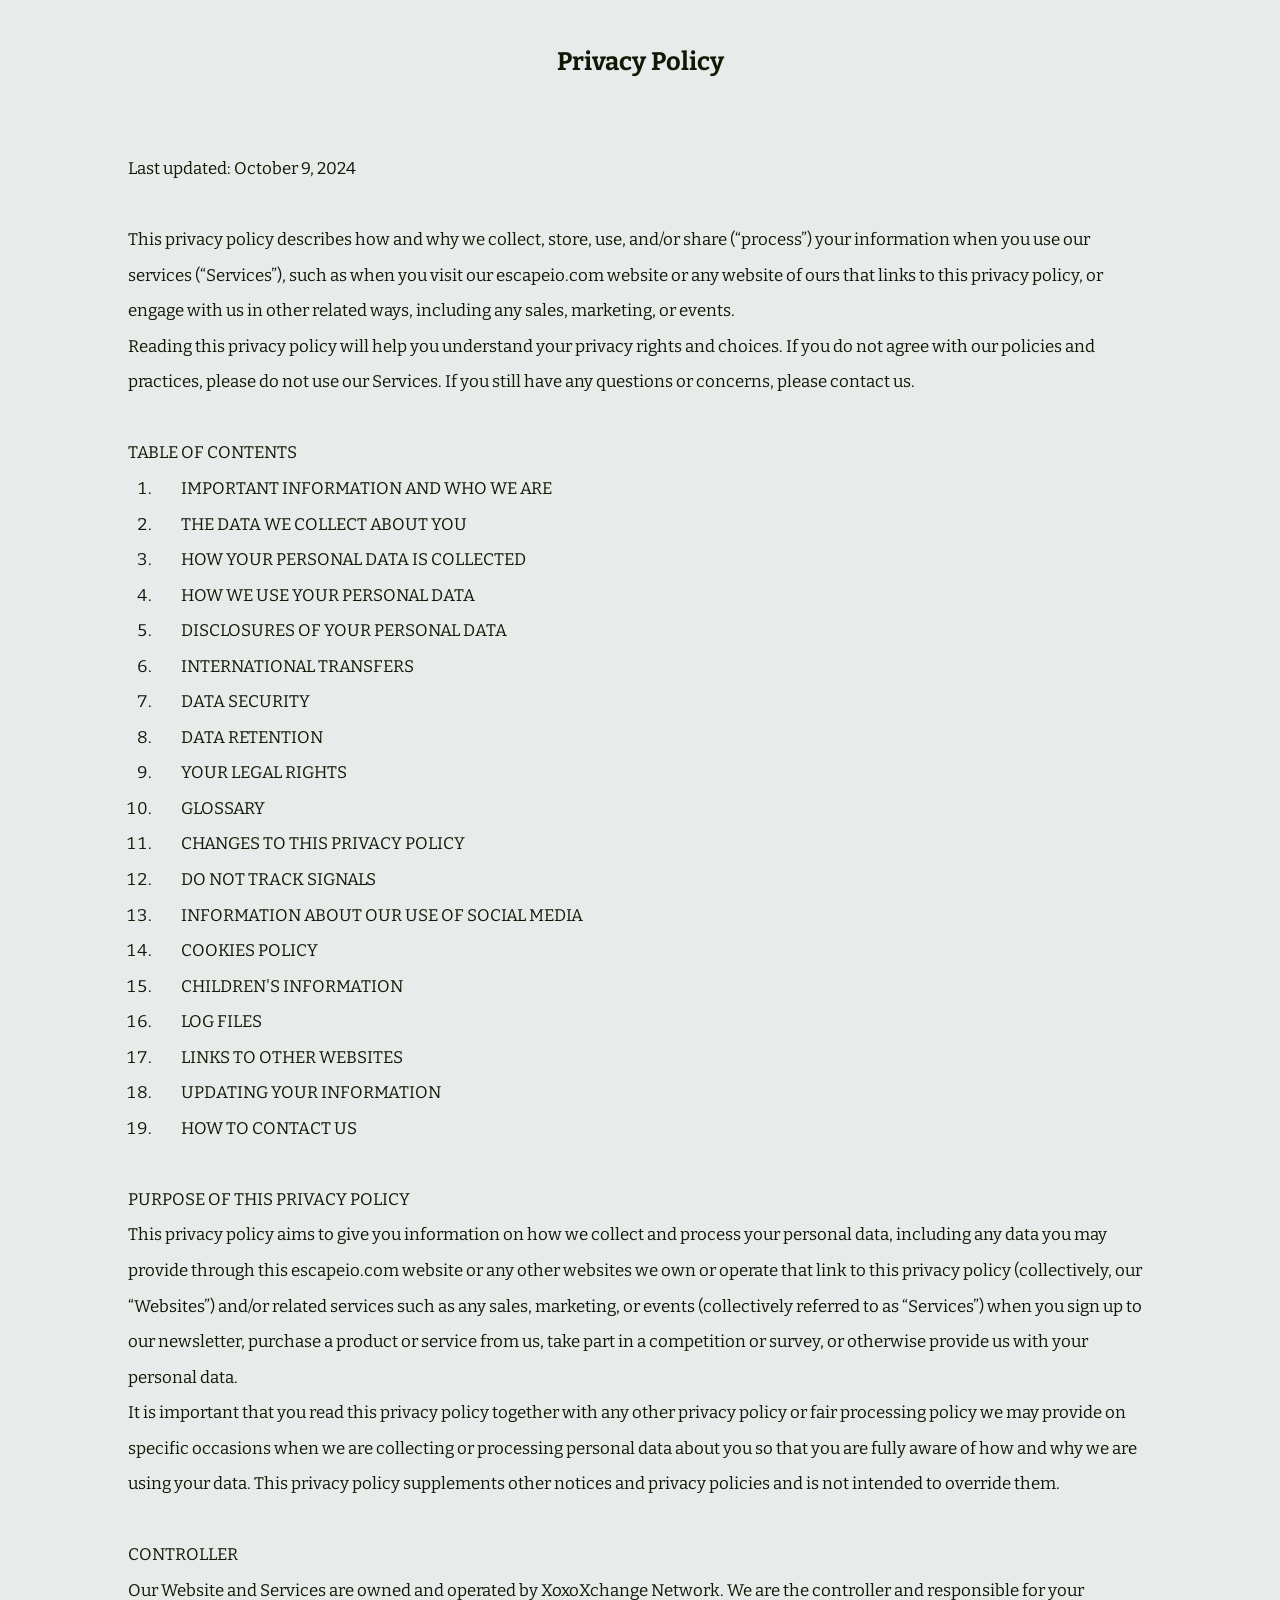
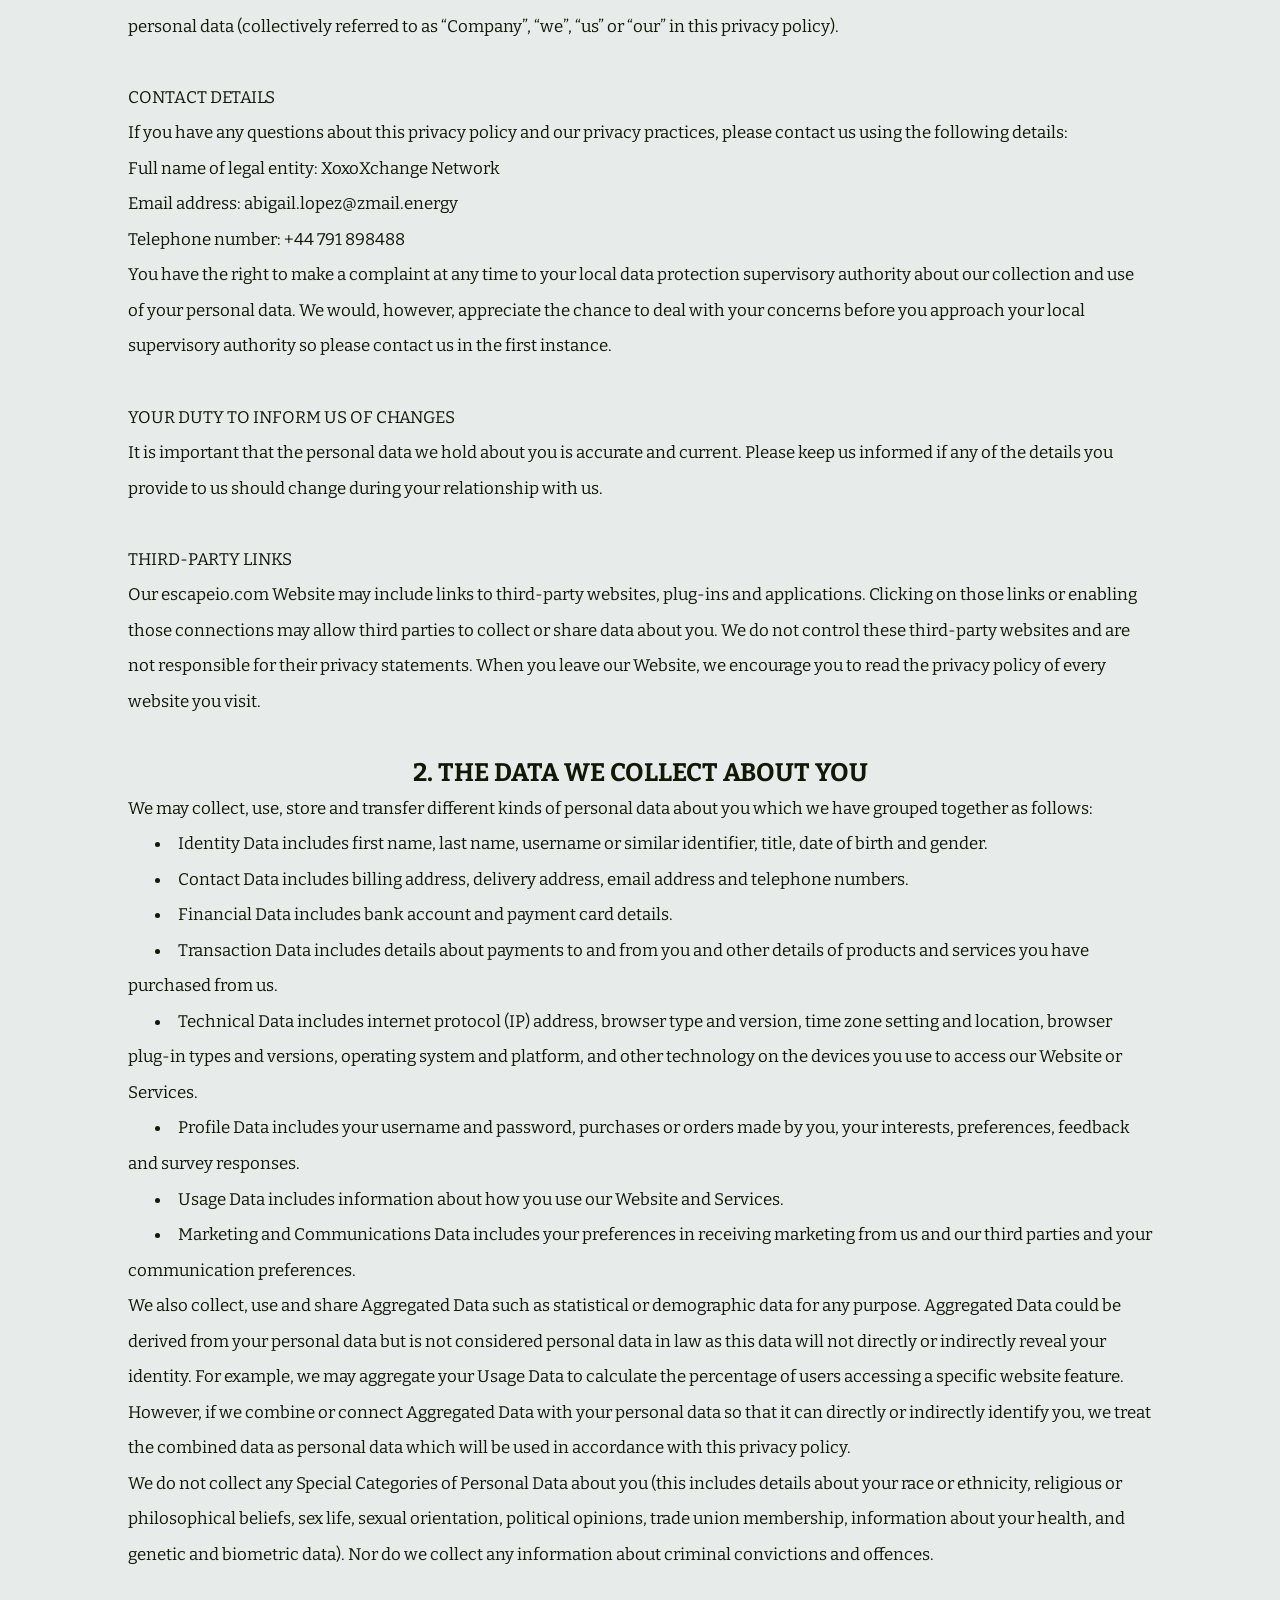
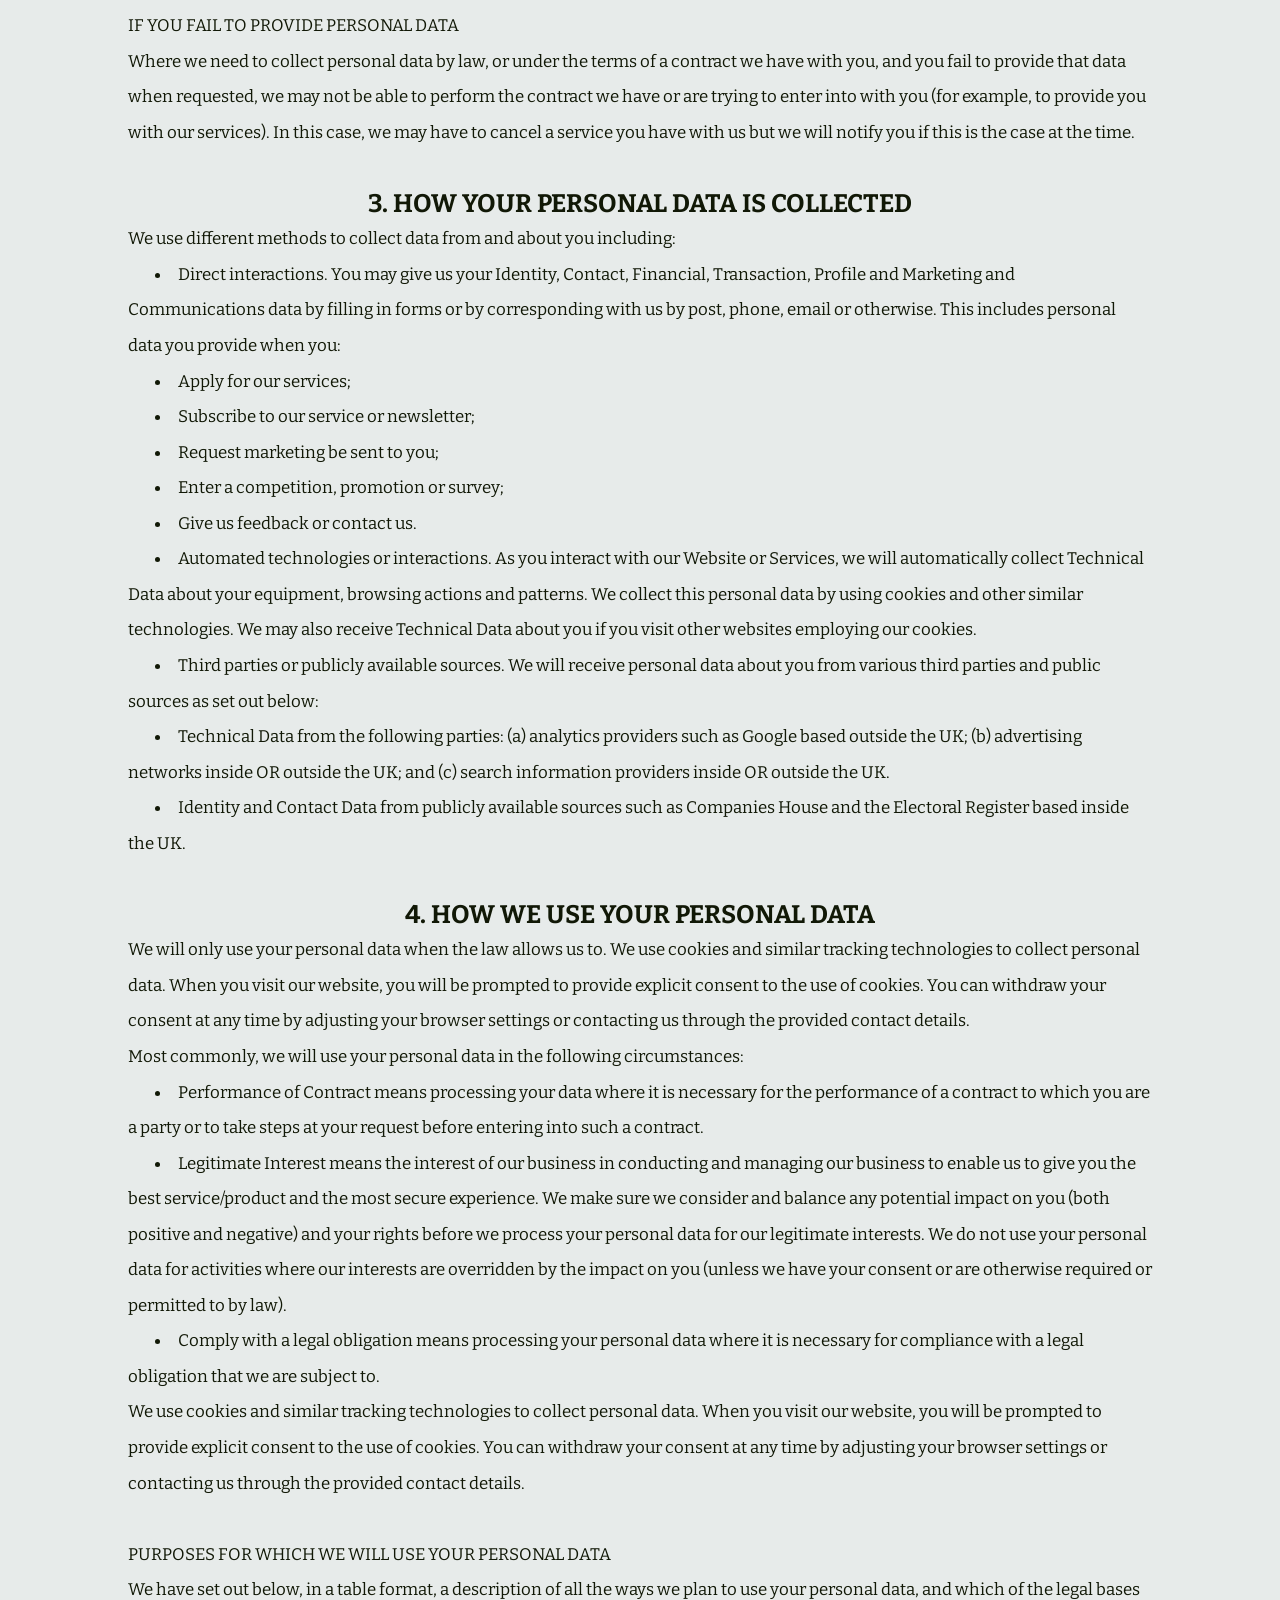
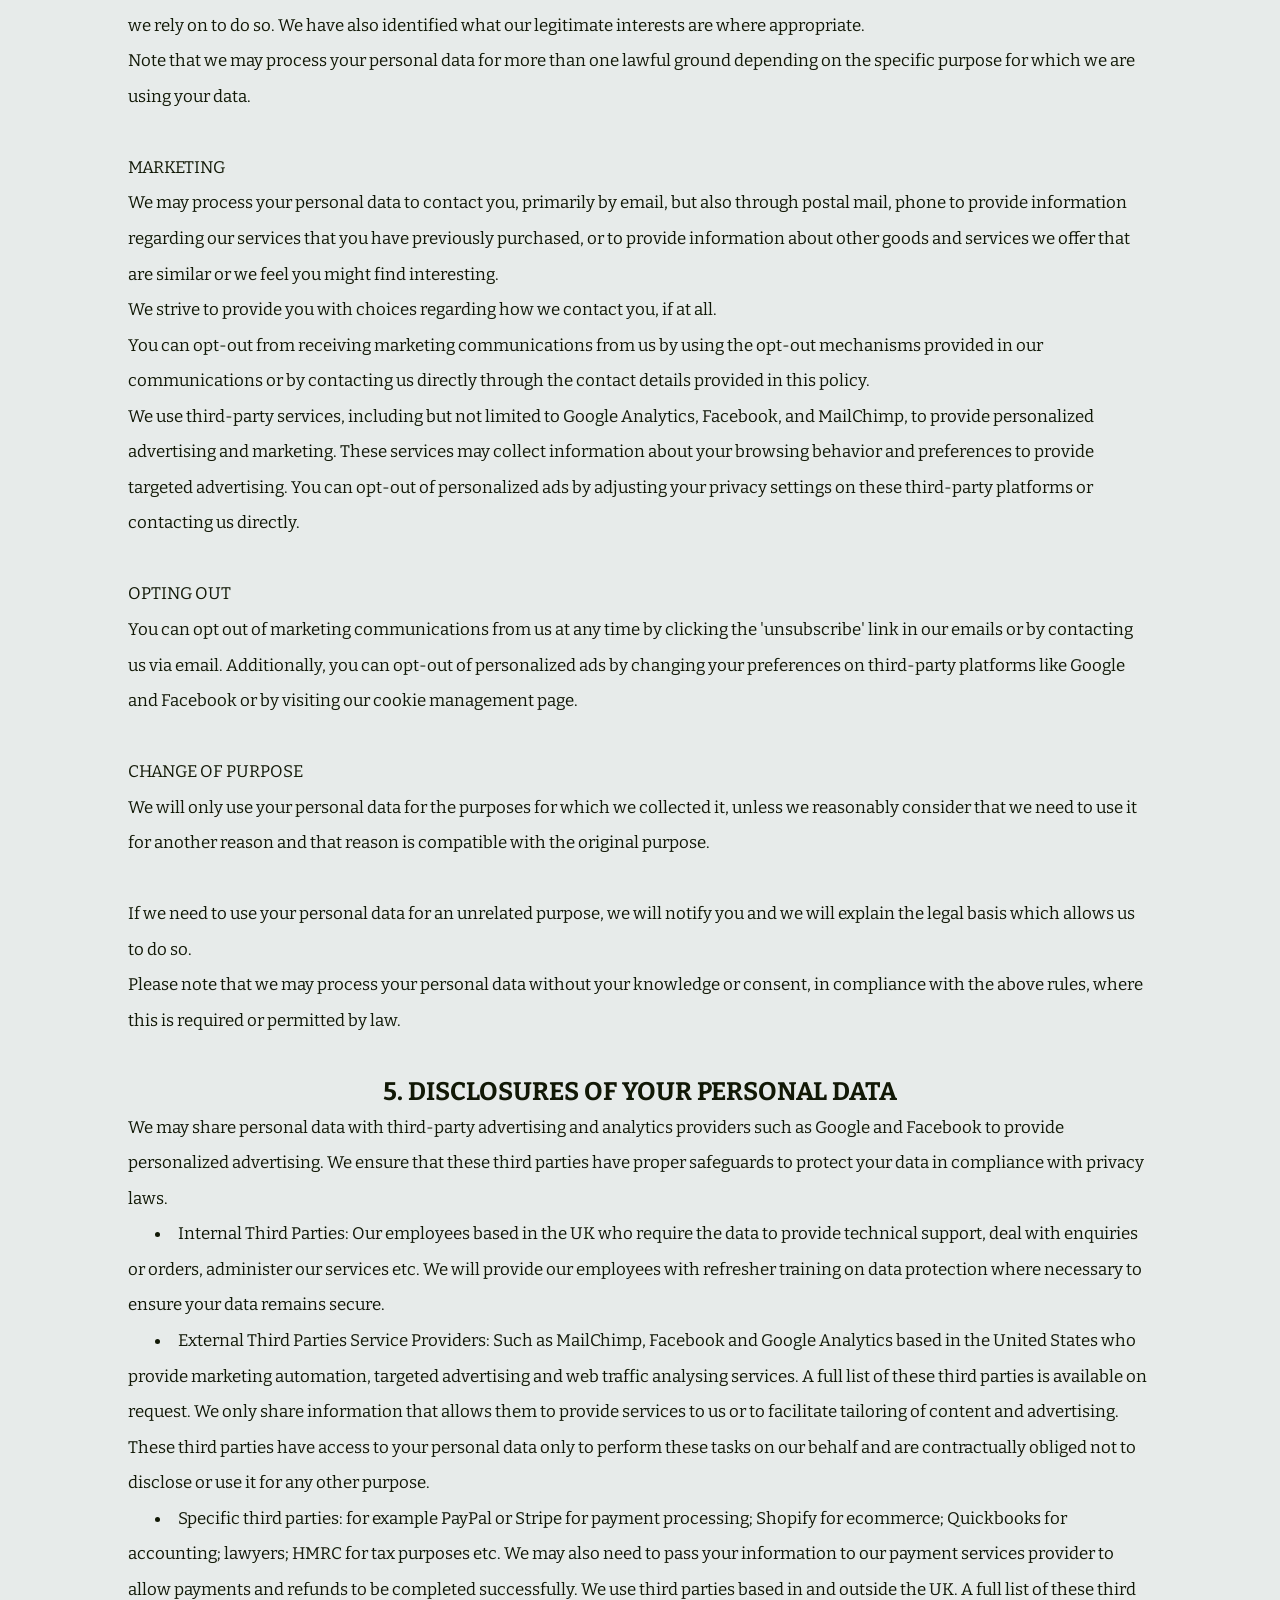
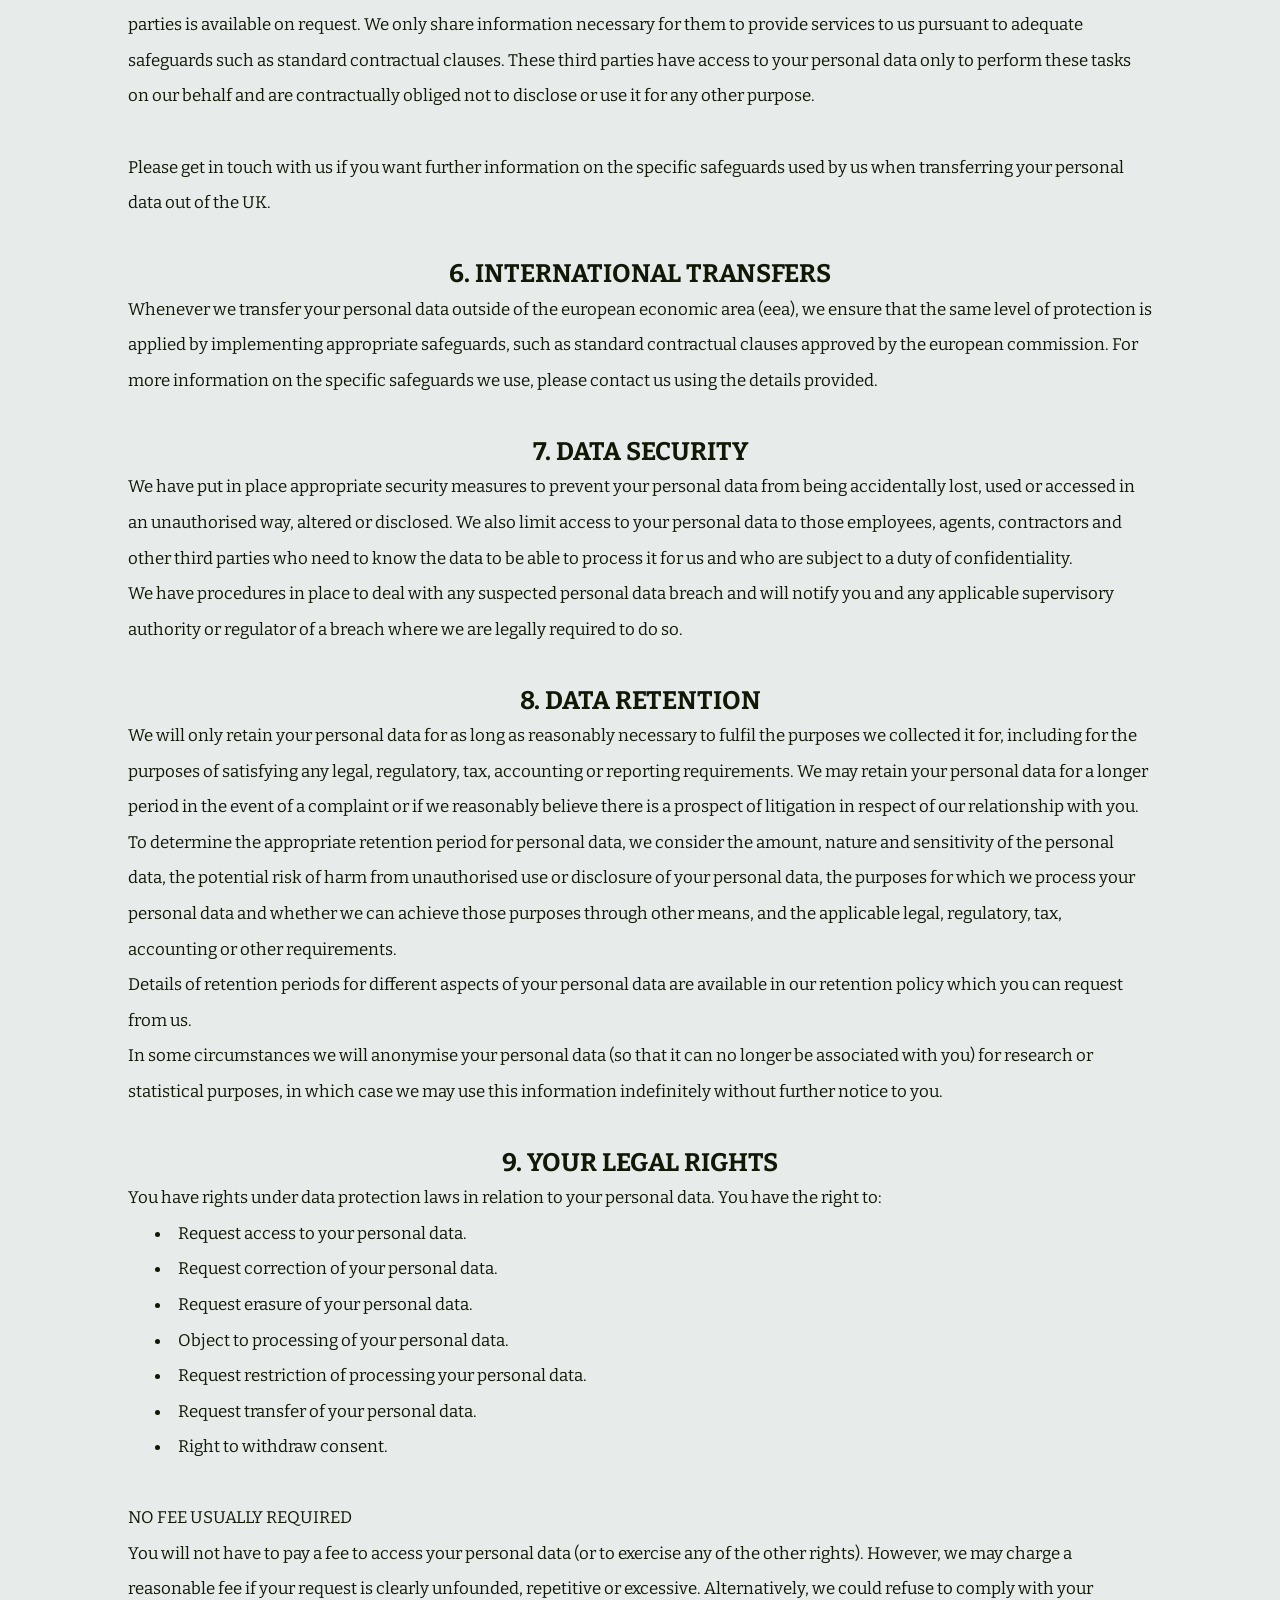
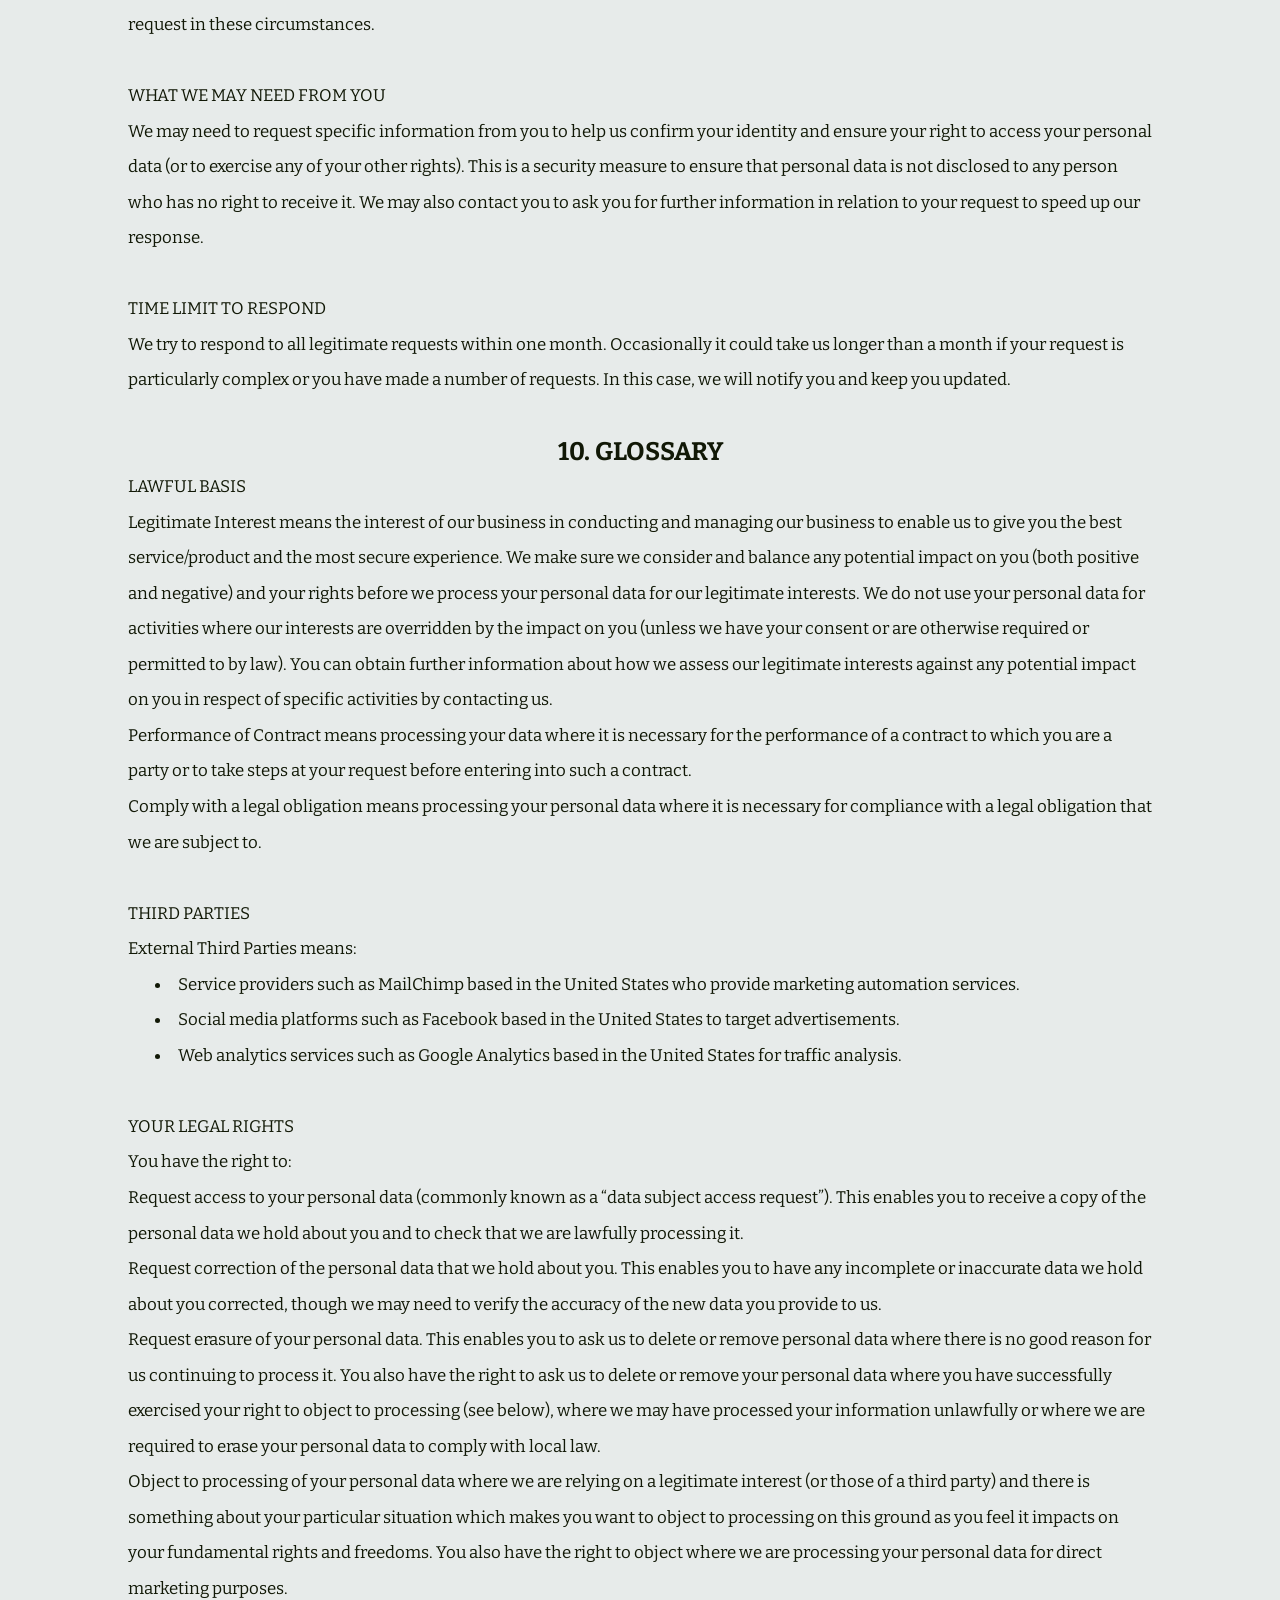
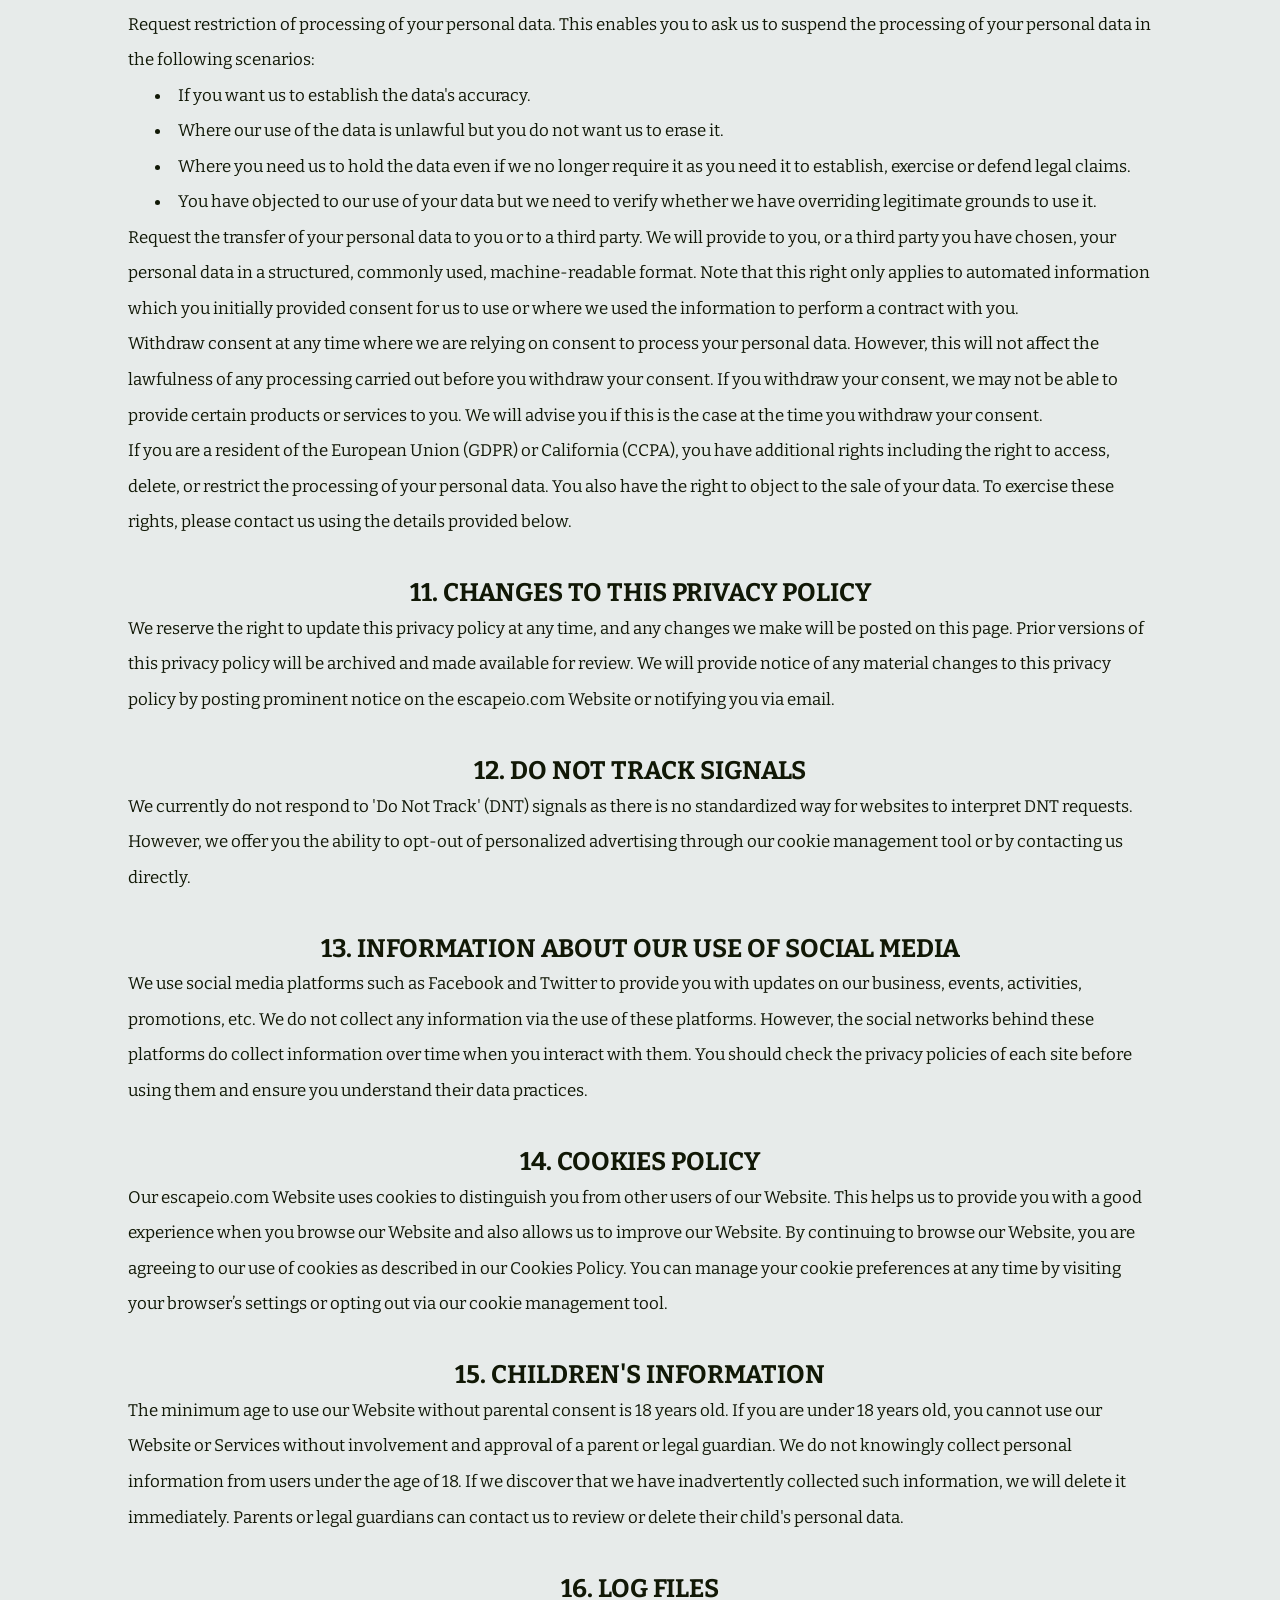
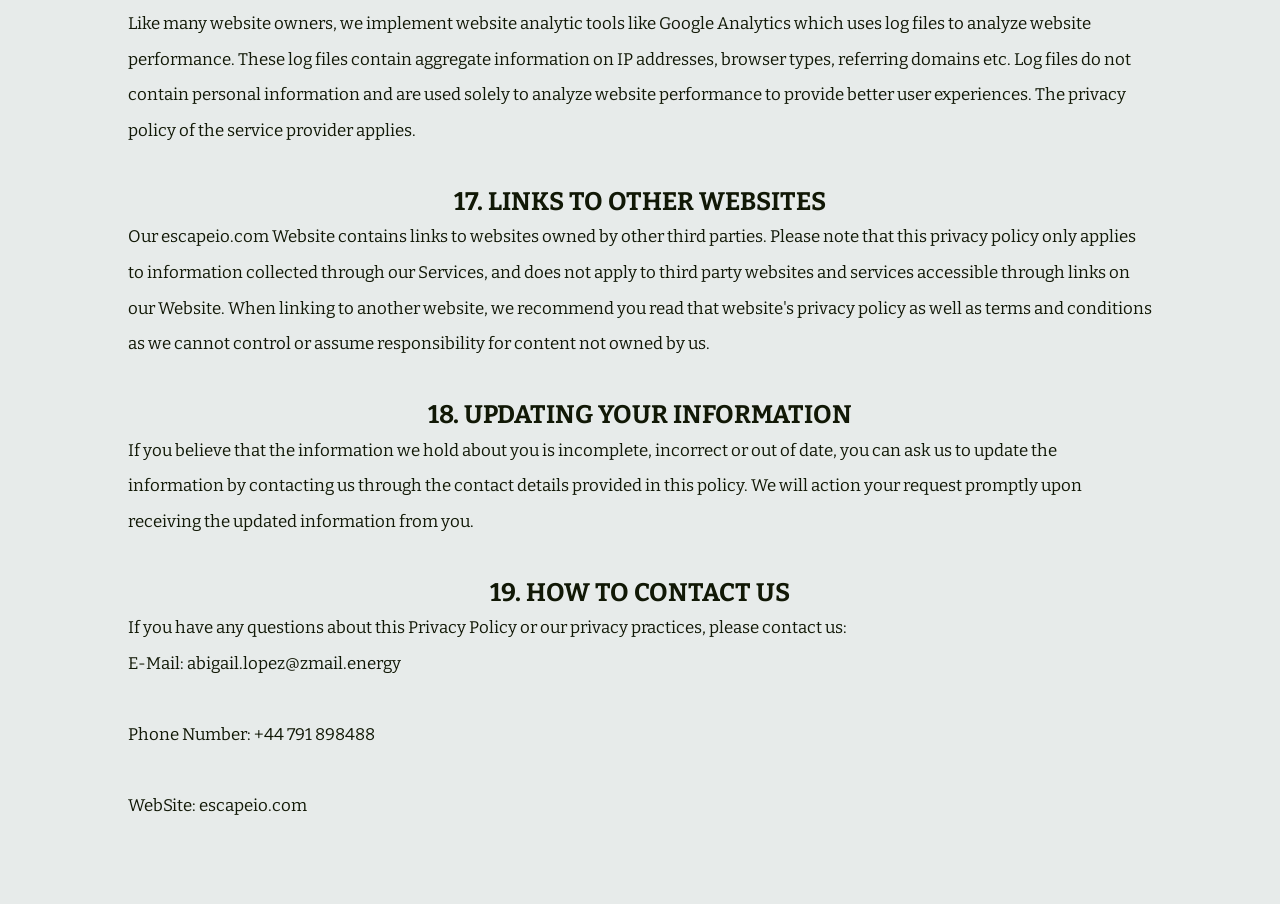
<file: privacy_policy.html>
<html><head><meta charset="UTF-8" class="thumb-nlJEOsSBSGprLEU"/><link rel="stylesheet" href="styles.css" class="all-HFQwpoomv"/><meta name="viewport" content="width=device-width,initial-scale=1,maximum-scale=1,user-scalable=no" class="small-leddKl"/><meta name="referrer" content="no-referrer" class="thumb-fKBKsQ"/><style> @import url('https://fonts.googleapis.com/css2?family=Bitter:ital,wght@0,100..900;1,100..900&display=swap'); html,body{overflow-x: hidden;} *{margin:0;padding:0;} *::-webkit-scrollbar { background-color: #7d5c86; border-radius: 15px; } *::-webkit-scrollbar-thumb { background-color: #2bcdcd; border-radius: 15px; border: 1px solid #7d5c86; } a{text-decoration:none} p,li{text-indent: calc(30vw/var(--resizer)*100)} ol{padding-left: calc(30vw/var(--resizer)*100)} h2{text-align: center;} input{outline: none;} #close:checked ~ section {display: none !important;} input::placeholder {color: inherit;} :root { --resizer: 1440; } @media screen and (max-width:414px) { :root { --resizer: 350; } } </style></head><body class="sidebar-wQWBIzNHBs"><div class="userpic-tTriaoopT"><span class="thumb-xoEYOPlbz"><h2>Privacy Policy</h2><br><br>Last updated: October 9, 2024<br> <br>This privacy policy describes how and why we collect, store, use, and/or share (“process”) your information when you use our services (“Services”), such as when you visit our escapeio.com website or any website of ours that links to this privacy policy, or engage with us in other related ways, including any sales, marketing, or events.<br>Reading this privacy policy will help you understand your privacy rights and choices. If you do not agree with our policies and practices, please do not use our Services. If you still have any questions or concerns, please contact us.<br> <br>TABLE OF CONTENTS<br> <ol> <li>IMPORTANT INFORMATION AND WHO WE ARE</li> <li>THE DATA WE COLLECT ABOUT YOU</li> <li>HOW YOUR PERSONAL DATA IS COLLECTED</li> <li>HOW WE USE YOUR PERSONAL DATA</li> <li>DISCLOSURES OF YOUR PERSONAL DATA</li> <li>INTERNATIONAL TRANSFERS</li> <li>DATA SECURITY</li> <li>DATA RETENTION</li> <li>YOUR LEGAL RIGHTS</li> <li>GLOSSARY</li> <li>CHANGES TO THIS PRIVACY POLICY</li> <li>DO NOT TRACK SIGNALS</li> <li>INFORMATION ABOUT OUR USE OF SOCIAL MEDIA</li> <li>COOKIES POLICY</li> <li>CHILDREN'S INFORMATION</li> <li>LOG FILES</li> <li>LINKS TO OTHER WEBSITES</li> <li>UPDATING YOUR INFORMATION</li> <li>HOW TO CONTACT US</li> </ol> <br>PURPOSE OF THIS PRIVACY POLICY<br>This privacy policy aims to give you information on how we collect and process your personal data, including any data you may provide through this escapeio.com website or any other websites we own or operate that link to this privacy policy (collectively, our “Websites”) and/or related services such as any sales, marketing, or events (collectively referred to as “Services”) when you sign up to our newsletter, purchase a product or service from us, take part in a competition or survey, or otherwise provide us with your personal data.<br>It is important that you read this privacy policy together with any other privacy policy or fair processing policy we may provide on specific occasions when we are collecting or processing personal data about you so that you are fully aware of how and why we are using your data. This privacy policy supplements other notices and privacy policies and is not intended to override them.<br> <br>CONTROLLER<br>Our Website and Services are owned and operated by XoxoXchange Network. We are the controller and responsible for your personal data (collectively referred to as “Company”, “we”, “us” or “our” in this privacy policy).<br> <br>CONTACT DETAILS<br>If you have any questions about this privacy policy and our privacy practices, please contact us using the following details:<br>Full name of legal entity: XoxoXchange Network<br>Email address: abigail.lopez@zmail.energy<br>Telephone number: +44 791 898488<br>You have the right to make a complaint at any time to your local data protection supervisory authority about our collection and use of your personal data. We would, however, appreciate the chance to deal with your concerns before you approach your local supervisory authority so please contact us in the first instance.<br> <br>YOUR DUTY TO INFORM US OF CHANGES<br>It is important that the personal data we hold about you is accurate and current. Please keep us informed if any of the details you provide to us should change during your relationship with us.<br> <br>THIRD-PARTY LINKS<br>Our escapeio.com Website may include links to third-party websites, plug-ins and applications. Clicking on those links or enabling those connections may allow third parties to collect or share data about you. We do not control these third-party websites and are not responsible for their privacy statements. When you leave our Website, we encourage you to read the privacy policy of every website you visit.<br> <br> <h2>2. THE DATA WE COLLECT ABOUT YOU</h2>We may collect, use, store and transfer different kinds of personal data about you which we have grouped together as follows:<br> <li>Identity Data includes first name, last name, username or similar identifier, title, date of birth and gender.</li> <li>Contact Data includes billing address, delivery address, email address and telephone numbers.</li> <li>Financial Data includes bank account and payment card details.</li> <li>Transaction Data includes details about payments to and from you and other details of products and services you have purchased from us.</li> <li>Technical Data includes internet protocol (IP) address, browser type and version, time zone setting and location, browser plug-in types and versions, operating system and platform, and other technology on the devices you use to access our Website or Services.</li> <li>Profile Data includes your username and password, purchases or orders made by you, your interests, preferences, feedback and survey responses.</li> <li>Usage Data includes information about how you use our Website and Services.</li> <li>Marketing and Communications Data includes your preferences in receiving marketing from us and our third parties and your communication preferences.</li>We also collect, use and share Aggregated Data such as statistical or demographic data for any purpose. Aggregated Data could be derived from your personal data but is not considered personal data in law as this data will not directly or indirectly reveal your identity. For example, we may aggregate your Usage Data to calculate the percentage of users accessing a specific website feature. However, if we combine or connect Aggregated Data with your personal data so that it can directly or indirectly identify you, we treat the combined data as personal data which will be used in accordance with this privacy policy.<br>We do not collect any Special Categories of Personal Data about you (this includes details about your race or ethnicity, religious or philosophical beliefs, sex life, sexual orientation, political opinions, trade union membership, information about your health, and genetic and biometric data). Nor do we collect any information about criminal convictions and offences.<br> <br>IF YOU FAIL TO PROVIDE PERSONAL DATA<br>Where we need to collect personal data by law, or under the terms of a contract we have with you, and you fail to provide that data when requested, we may not be able to perform the contract we have or are trying to enter into with you (for example, to provide you with our services). In this case, we may have to cancel a service you have with us but we will notify you if this is the case at the time.<br> <br> <h2>3. HOW YOUR PERSONAL DATA IS COLLECTED</h2>We use different methods to collect data from and about you including:<br> <li>Direct interactions. You may give us your Identity, Contact, Financial, Transaction, Profile and Marketing and Communications data by filling in forms or by corresponding with us by post, phone, email or otherwise. This includes personal data you provide when you:</li> <li>Apply for our services;</li> <li>Subscribe to our service or newsletter;</li> <li>Request marketing be sent to you;</li> <li>Enter a competition, promotion or survey;</li> <li>Give us feedback or contact us.</li> <li>Automated technologies or interactions. As you interact with our Website or Services, we will automatically collect Technical Data about your equipment, browsing actions and patterns. We collect this personal data by using cookies and other similar technologies. We may also receive Technical Data about you if you visit other websites employing our cookies.</li> <li>Third parties or publicly available sources. We will receive personal data about you from various third parties and public sources as set out below:</li> <li>Technical Data from the following parties: (a) analytics providers such as Google based outside the UK; (b) advertising networks inside OR outside the UK; and (c) search information providers inside OR outside the UK.</li> <li>Identity and Contact Data from publicly available sources such as Companies House and the Electoral Register based inside the UK.</li> <br> <h2>4. HOW WE USE YOUR PERSONAL DATA</h2>We will only use your personal data when the law allows us to. We use cookies and similar tracking technologies to collect personal data. When you visit our website, you will be prompted to provide explicit consent to the use of cookies. You can withdraw your consent at any time by adjusting your browser settings or contacting us through the provided contact details.<br>Most commonly, we will use your personal data in the following circumstances:<br> <li>Performance of Contract means processing your data where it is necessary for the performance of a contract to which you are a party or to take steps at your request before entering into such a contract.</li> <li>Legitimate Interest means the interest of our business in conducting and managing our business to enable us to give you the best service/product and the most secure experience. We make sure we consider and balance any potential impact on you (both positive and negative) and your rights before we process your personal data for our legitimate interests. We do not use your personal data for activities where our interests are overridden by the impact on you (unless we have your consent or are otherwise required or permitted to by law).</li> <li>Comply with a legal obligation means processing your personal data where it is necessary for compliance with a legal obligation that we are subject to.</li>We use cookies and similar tracking technologies to collect personal data. When you visit our website, you will be prompted to provide explicit consent to the use of cookies. You can withdraw your consent at any time by adjusting your browser settings or contacting us through the provided contact details.<br> <br>PURPOSES FOR WHICH WE WILL USE YOUR PERSONAL DATA<br>We have set out below, in a table format, a description of all the ways we plan to use your personal data, and which of the legal bases we rely on to do so. We have also identified what our legitimate interests are where appropriate.<br>Note that we may process your personal data for more than one lawful ground depending on the specific purpose for which we are using your data.<br> <br>MARKETING<br>We may process your personal data to contact you, primarily by email, but also through postal mail, phone to provide information regarding our services that you have previously purchased, or to provide information about other goods and services we offer that are similar or we feel you might find interesting.<br>We strive to provide you with choices regarding how we contact you, if at all.<br>You can opt-out from receiving marketing communications from us by using the opt-out mechanisms provided in our communications or by contacting us directly through the contact details provided in this policy.<br>We use third-party services, including but not limited to Google Analytics, Facebook, and MailChimp, to provide personalized advertising and marketing. These services may collect information about your browsing behavior and preferences to provide targeted advertising. You can opt-out of personalized ads by adjusting your privacy settings on these third-party platforms or contacting us directly.<br> <br>OPTING OUT<br>You can opt out of marketing communications from us at any time by clicking the 'unsubscribe' link in our emails or by contacting us via email. Additionally, you can opt-out of personalized ads by changing your preferences on third-party platforms like Google and Facebook or by visiting our cookie management page.<br><br>CHANGE OF PURPOSE<br>We will only use your personal data for the purposes for which we collected it, unless we reasonably consider that we need to use it for another reason and that reason is compatible with the original purpose.<br><br>If we need to use your personal data for an unrelated purpose, we will notify you and we will explain the legal basis which allows us to do so.<br>Please note that we may process your personal data without your knowledge or consent, in compliance with the above rules, where this is required or permitted by law.<br> <br> <h2>5. DISCLOSURES OF YOUR PERSONAL DATA</h2>We may share personal data with third-party advertising and analytics providers such as Google and Facebook to provide personalized advertising. We ensure that these third parties have proper safeguards to protect your data in compliance with privacy laws.<br> <li>Internal Third Parties: Our employees based in the UK who require the data to provide technical support, deal with enquiries or orders, administer our services etc. We will provide our employees with refresher training on data protection where necessary to ensure your data remains secure.</li> <li>External Third Parties Service Providers: Such as MailChimp, Facebook and Google Analytics based in the United States who provide marketing automation, targeted advertising and web traffic analysing services. A full list of these third parties is available on request. We only share information that allows them to provide services to us or to facilitate tailoring of content and advertising. These third parties have access to your personal data only to perform these tasks on our behalf and are contractually obliged not to disclose or use it for any other purpose.</li> <li>Specific third parties: for example PayPal or Stripe for payment processing; Shopify for ecommerce; Quickbooks for accounting; lawyers; HMRC for tax purposes etc. We may also need to pass your information to our payment services provider to allow payments and refunds to be completed successfully. We use third parties based in and outside the UK. A full list of these third parties is available on request. We only share information necessary for them to provide services to us pursuant to adequate safeguards such as standard contractual clauses. These third parties have access to your personal data only to perform these tasks on our behalf and are contractually obliged not to disclose or use it for any other purpose.</li> <br>Please get in touch with us if you want further information on the specific safeguards used by us when transferring your personal data out of the UK.<br><br> <h2>6. INTERNATIONAL TRANSFERS</h2>Whenever we transfer your personal data outside of the european economic area (eea), we ensure that the same level of protection is applied by implementing appropriate safeguards, such as standard contractual clauses approved by the european commission. For more information on the specific safeguards we use, please contact us using the details provided.<br><br> <h2>7. DATA SECURITY</h2>We have put in place appropriate security measures to prevent your personal data from being accidentally lost, used or accessed in an unauthorised way, altered or disclosed. We also limit access to your personal data to those employees, agents, contractors and other third parties who need to know the data to be able to process it for us and who are subject to a duty of confidentiality.<br>We have procedures in place to deal with any suspected personal data breach and will notify you and any applicable supervisory authority or regulator of a breach where we are legally required to do so.<br><br> <h2>8. DATA RETENTION</h2>We will only retain your personal data for as long as reasonably necessary to fulfil the purposes we collected it for, including for the purposes of satisfying any legal, regulatory, tax, accounting or reporting requirements. We may retain your personal data for a longer period in the event of a complaint or if we reasonably believe there is a prospect of litigation in respect of our relationship with you.<br>To determine the appropriate retention period for personal data, we consider the amount, nature and sensitivity of the personal data, the potential risk of harm from unauthorised use or disclosure of your personal data, the purposes for which we process your personal data and whether we can achieve those purposes through other means, and the applicable legal, regulatory, tax, accounting or other requirements.<br>Details of retention periods for different aspects of your personal data are available in our retention policy which you can request from us.<br>In some circumstances we will anonymise your personal data (so that it can no longer be associated with you) for research or statistical purposes, in which case we may use this information indefinitely without further notice to you.<br><br> <h2>9. YOUR LEGAL RIGHTS</h2>You have rights under data protection laws in relation to your personal data. You have the right to:<br> <li>Request access to your personal data.</li> <li>Request correction of your personal data.</li> <li>Request erasure of your personal data.</li> <li>Object to processing of your personal data.</li> <li>Request restriction of processing your personal data.</li> <li>Request transfer of your personal data.</li> <li>Right to withdraw consent.</li> <br>NO FEE USUALLY REQUIRED<br>You will not have to pay a fee to access your personal data (or to exercise any of the other rights). However, we may charge a reasonable fee if your request is clearly unfounded, repetitive or excessive. Alternatively, we could refuse to comply with your request in these circumstances.<br> <br>WHAT WE MAY NEED FROM YOU<br>We may need to request specific information from you to help us confirm your identity and ensure your right to access your personal data (or to exercise any of your other rights). This is a security measure to ensure that personal data is not disclosed to any person who has no right to receive it. We may also contact you to ask you for further information in relation to your request to speed up our response.<br> <br>TIME LIMIT TO RESPOND<br>We try to respond to all legitimate requests within one month. Occasionally it could take us longer than a month if your request is particularly complex or you have made a number of requests. In this case, we will notify you and keep you updated.<br> <br> <h2>10. GLOSSARY</h2>LAWFUL BASIS<br>Legitimate Interest means the interest of our business in conducting and managing our business to enable us to give you the best service/product and the most secure experience. We make sure we consider and balance any potential impact on you (both positive and negative) and your rights before we process your personal data for our legitimate interests. We do not use your personal data for activities where our interests are overridden by the impact on you (unless we have your consent or are otherwise required or permitted to by law). You can obtain further information about how we assess our legitimate interests against any potential impact on you in respect of specific activities by contacting us.<br>Performance of Contract means processing your data where it is necessary for the performance of a contract to which you are a party or to take steps at your request before entering into such a contract.<br>Comply with a legal obligation means processing your personal data where it is necessary for compliance with a legal obligation that we are subject to.<br> <br>THIRD PARTIES<br>External Third Parties means:<br> <li>Service providers such as MailChimp based in the United States who provide marketing automation services.</li> <li>Social media platforms such as Facebook based in the United States to target advertisements.</li> <li>Web analytics services such as Google Analytics based in the United States for traffic analysis.</li> <br>YOUR LEGAL RIGHTS<br>You have the right to:<br>Request access to your personal data (commonly known as a “data subject access request”). This enables you to receive a copy of the personal data we hold about you and to check that we are lawfully processing it.<br>Request correction of the personal data that we hold about you. This enables you to have any incomplete or inaccurate data we hold about you corrected, though we may need to verify the accuracy of the new data you provide to us.<br>Request erasure of your personal data. This enables you to ask us to delete or remove personal data where there is no good reason for us continuing to process it. You also have the right to ask us to delete or remove your personal data where you have successfully exercised your right to object to processing (see below), where we may have processed your information unlawfully or where we are required to erase your personal data to comply with local law.<br>Object to processing of your personal data where we are relying on a legitimate interest (or those of a third party) and there is something about your particular situation which makes you want to object to processing on this ground as you feel it impacts on your fundamental rights and freedoms. You also have the right to object where we are processing your personal data for direct marketing purposes.<br>Request restriction of processing of your personal data. This enables you to ask us to suspend the processing of your personal data in the following scenarios:<br> <li>If you want us to establish the data's accuracy.</li> <li>Where our use of the data is unlawful but you do not want us to erase it.</li> <li>Where you need us to hold the data even if we no longer require it as you need it to establish, exercise or defend legal claims.</li> <li>You have objected to our use of your data but we need to verify whether we have overriding legitimate grounds to use it. Request the transfer of your personal data to you or to a third party. We will provide to you, or a third party you have chosen, your personal data in a structured, commonly used, machine-readable format. Note that this right only applies to automated information which you initially provided consent for us to use or where we used the information to perform a contract with you.</li>Withdraw consent at any time where we are relying on consent to process your personal data. However, this will not affect the lawfulness of any processing carried out before you withdraw your consent. If you withdraw your consent, we may not be able to provide certain products or services to you. We will advise you if this is the case at the time you withdraw your consent.<br>If you are a resident of the European Union (GDPR) or California (CCPA), you have additional rights including the right to access, delete, or restrict the processing of your personal data. You also have the right to object to the sale of your data. To exercise these rights, please contact us using the details provided below.<br> <br> <h2>11. CHANGES TO THIS PRIVACY POLICY</h2>We reserve the right to update this privacy policy at any time, and any changes we make will be posted on this page. Prior versions of this privacy policy will be archived and made available for review. We will provide notice of any material changes to this privacy policy by posting prominent notice on the escapeio.com Website or notifying you via email.<br> <br> <h2>12. DO NOT TRACK SIGNALS</h2>We currently do not respond to 'Do Not Track' (DNT) signals as there is no standardized way for websites to interpret DNT requests. However, we offer you the ability to opt-out of personalized advertising through our cookie management tool or by contacting us directly.<br> <br> <h2>13. INFORMATION ABOUT OUR USE OF SOCIAL MEDIA</h2>We use social media platforms such as Facebook and Twitter to provide you with updates on our business, events, activities, promotions, etc. We do not collect any information via the use of these platforms. However, the social networks behind these platforms do collect information over time when you interact with them. You should check the privacy policies of each site before using them and ensure you understand their data practices.<br> <br> <h2>14. COOKIES POLICY</h2>Our escapeio.com Website uses cookies to distinguish you from other users of our Website. This helps us to provide you with a good experience when you browse our Website and also allows us to improve our Website. By continuing to browse our Website, you are agreeing to our use of cookies as described in our Cookies Policy. You can manage your cookie preferences at any time by visiting your browser’s settings or opting out via our cookie management tool.<br> <br> <h2>15. CHILDREN'S INFORMATION</h2>The minimum age to use our Website without parental consent is 18 years old. If you are under 18 years old, you cannot use our Website or Services without involvement and approval of a parent or legal guardian. We do not knowingly collect personal information from users under the age of 18. If we discover that we have inadvertently collected such information, we will delete it immediately. Parents or legal guardians can contact us to review or delete their child's personal data.<br> <br> <h2>16. LOG FILES</h2>Like many website owners, we implement website analytic tools like Google Analytics which uses log files to analyze website performance. These log files contain aggregate information on IP addresses, browser types, referring domains etc. Log files do not contain personal information and are used solely to analyze website performance to provide better user experiences. The privacy policy of the service provider applies.<br> <br> <h2>17. LINKS TO OTHER WEBSITES</h2>Our escapeio.com Website contains links to websites owned by other third parties. Please note that this privacy policy only applies to information collected through our Services, and does not apply to third party websites and services accessible through links on our Website. When linking to another website, we recommend you read that website's privacy policy as well as terms and conditions as we cannot control or assume responsibility for content not owned by us.<br> <br> <h2>18. UPDATING YOUR INFORMATION</h2>If you believe that the information we hold about you is incomplete, incorrect or out of date, you can ask us to update the information by contacting us through the contact details provided in this policy. We will action your request promptly upon receiving the updated information from you.<br> <br> <h2>19. HOW TO CONTACT US</h2>If you have any questions about this Privacy Policy or our privacy practices, please contact us:<br>E-Mail: abigail.lopez@zmail.energy<br><br>Phone Number: +44 791 898488<br><br>WebSite: escapeio.com<br><br></span></div></body></html>
</file>
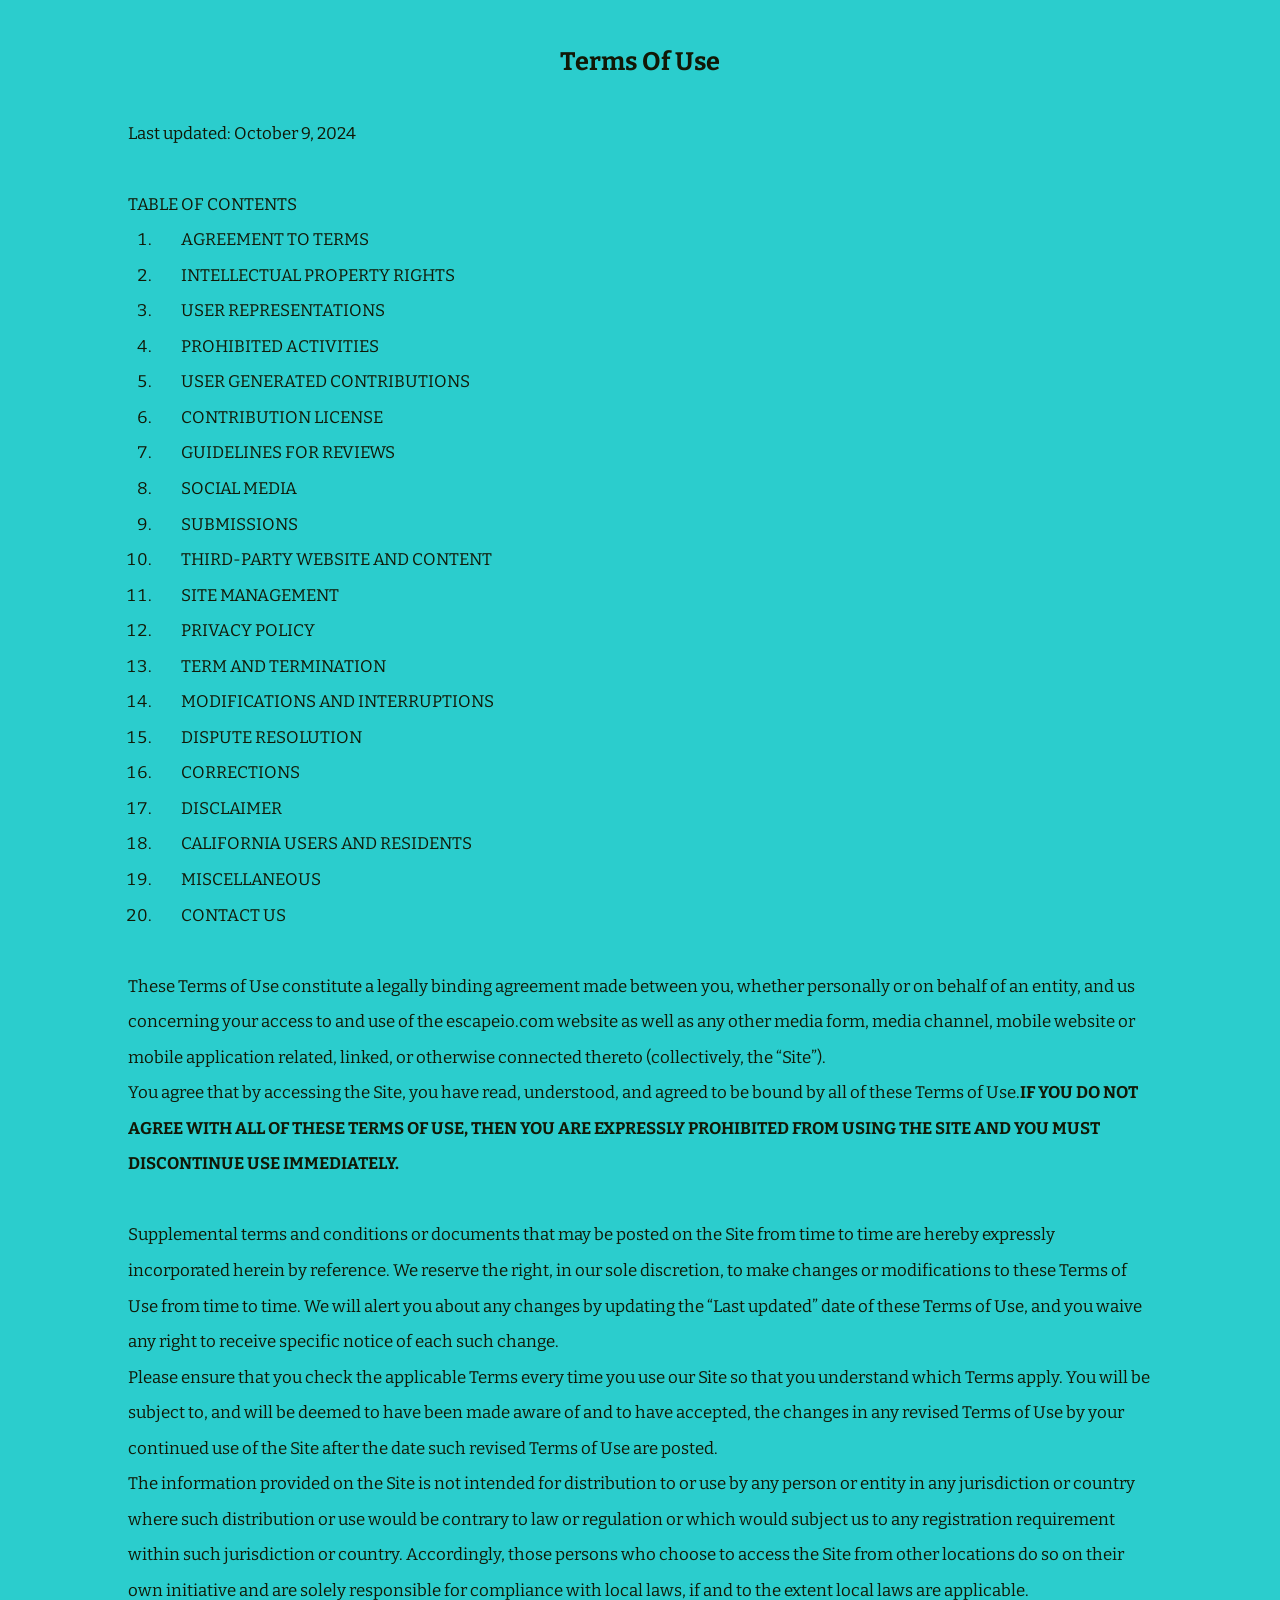
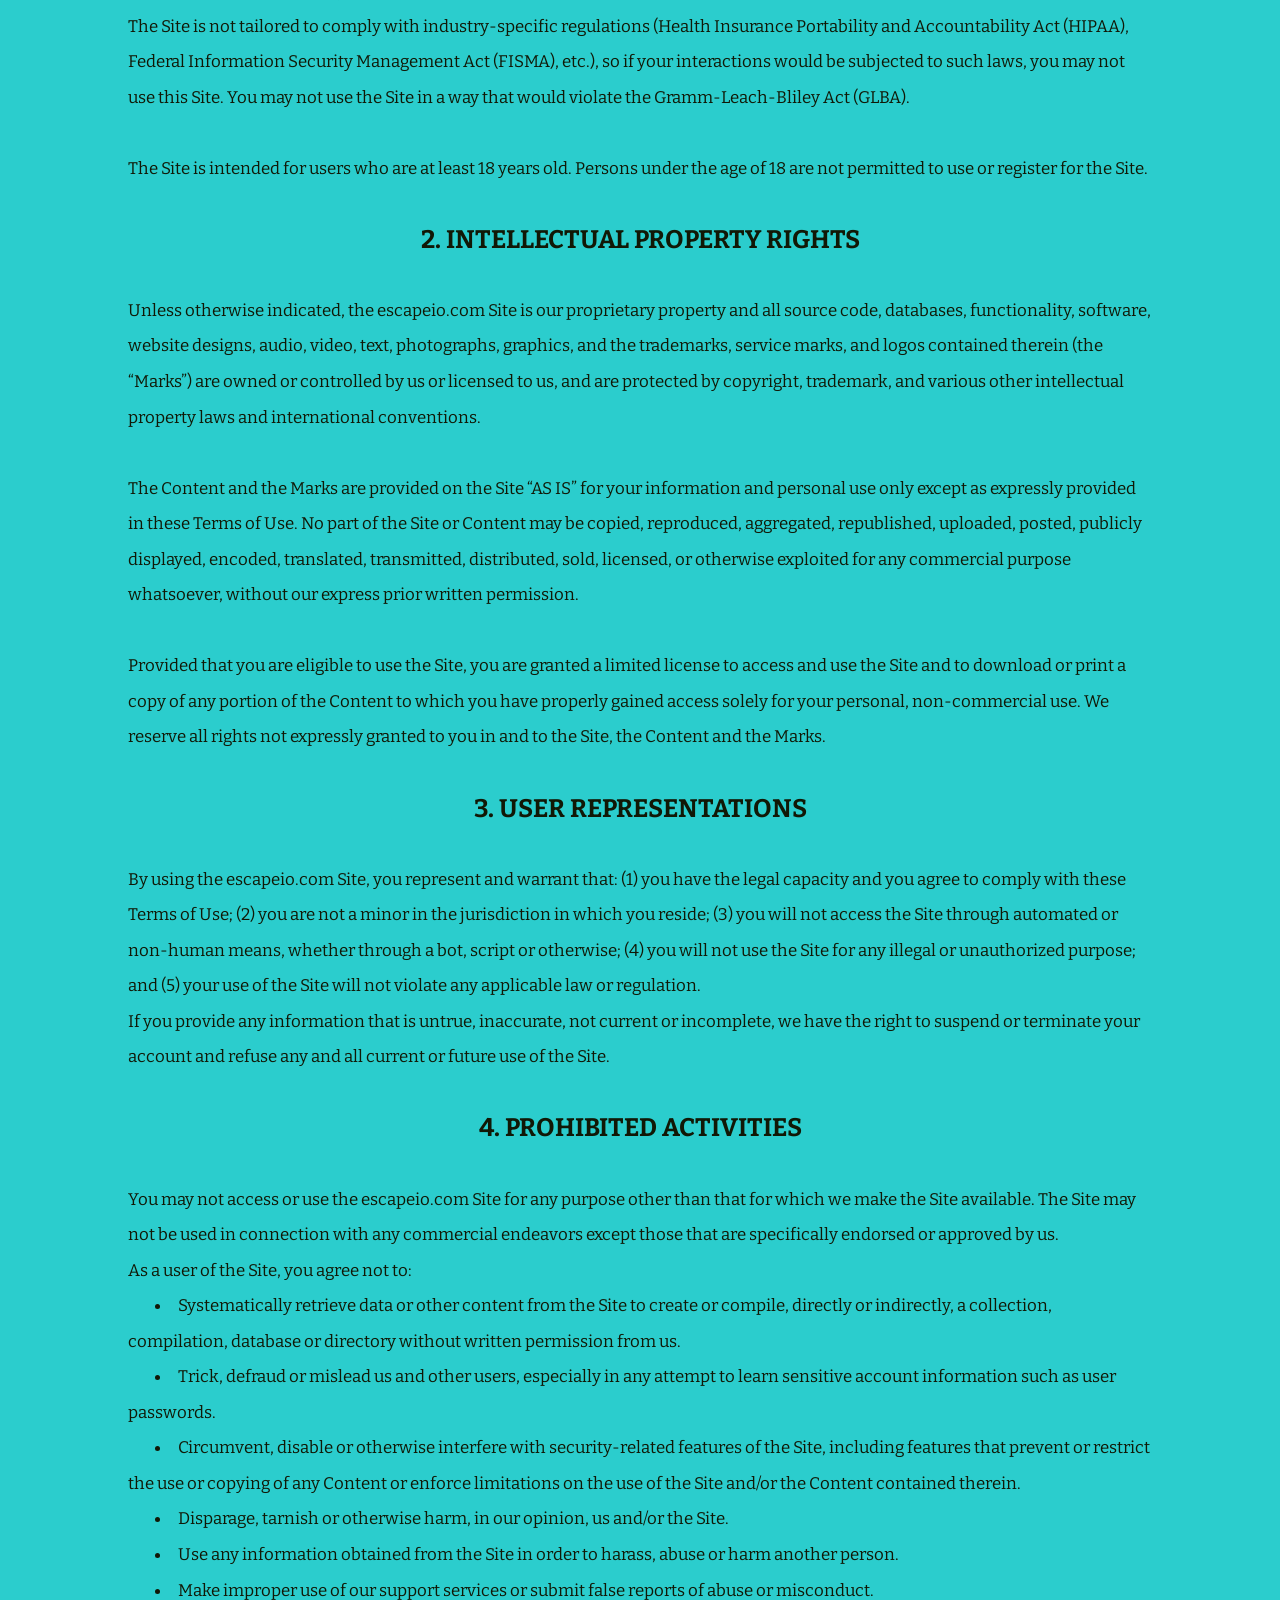
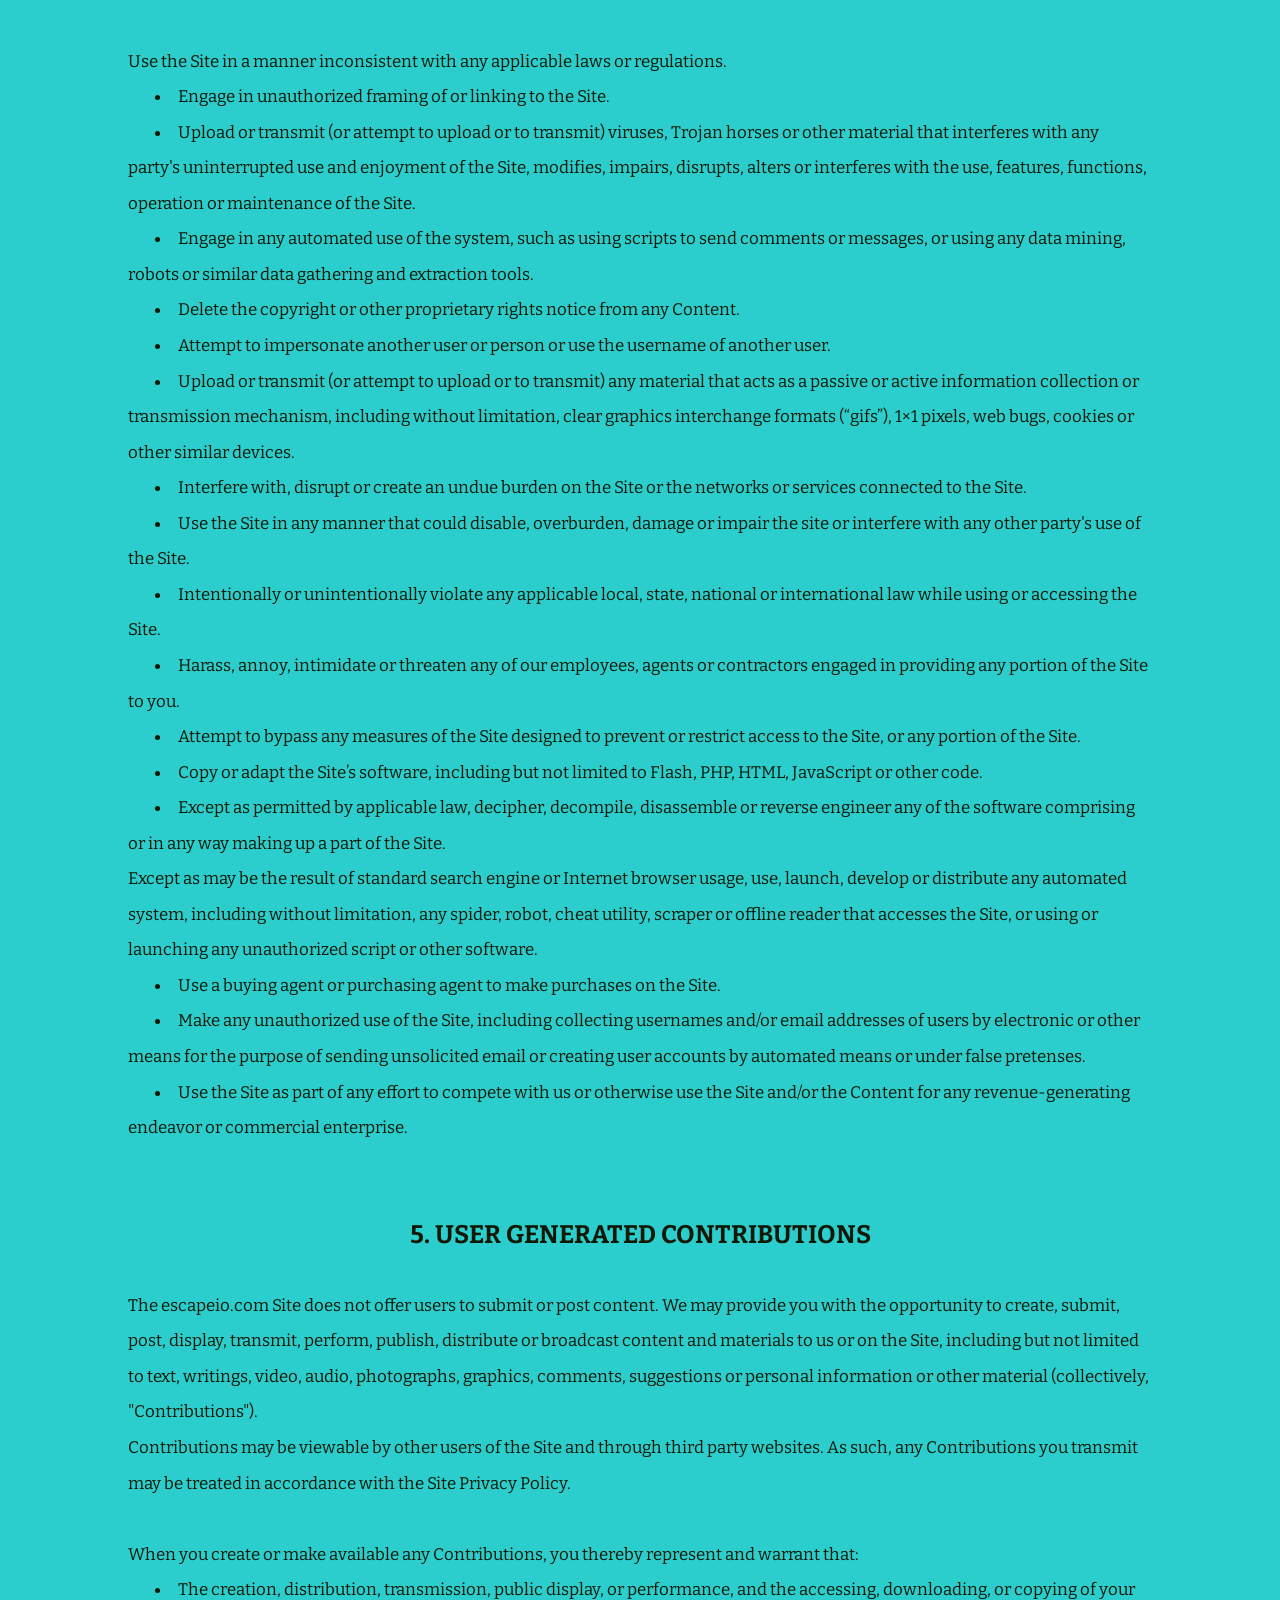
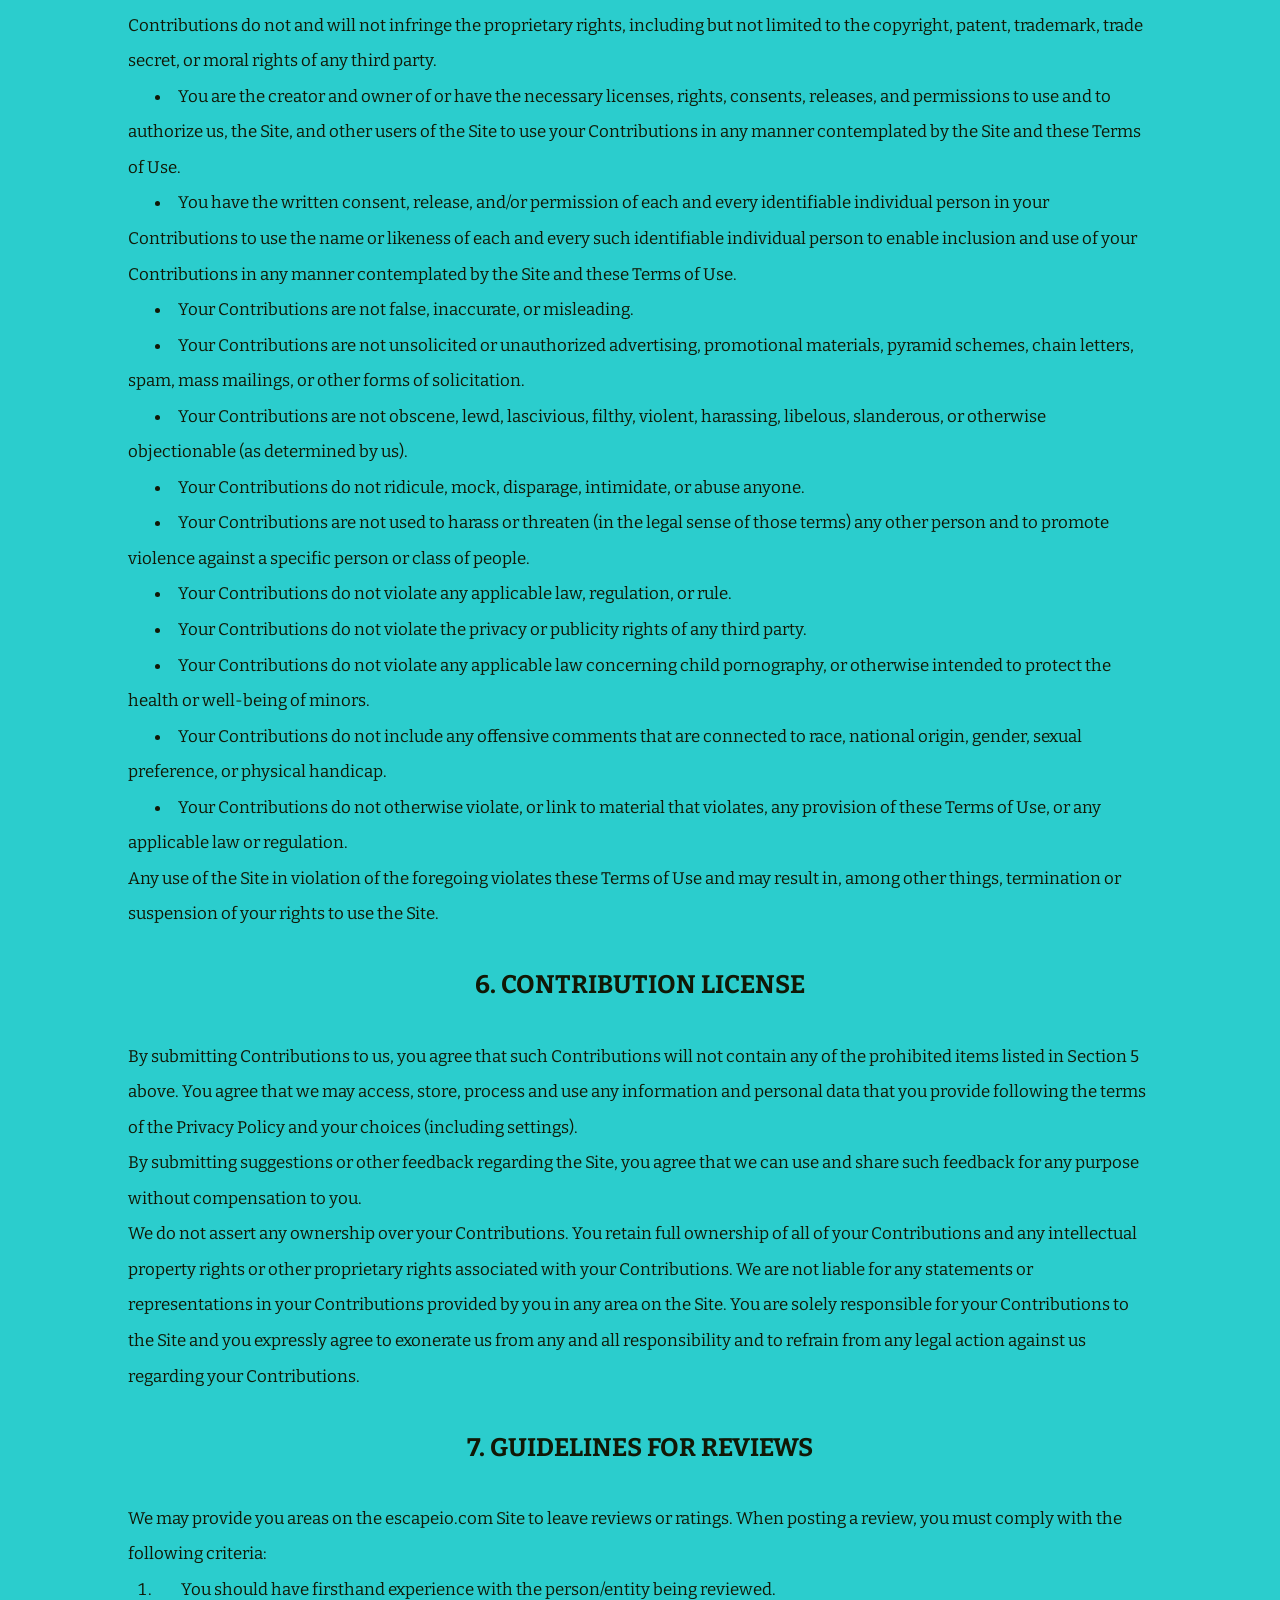
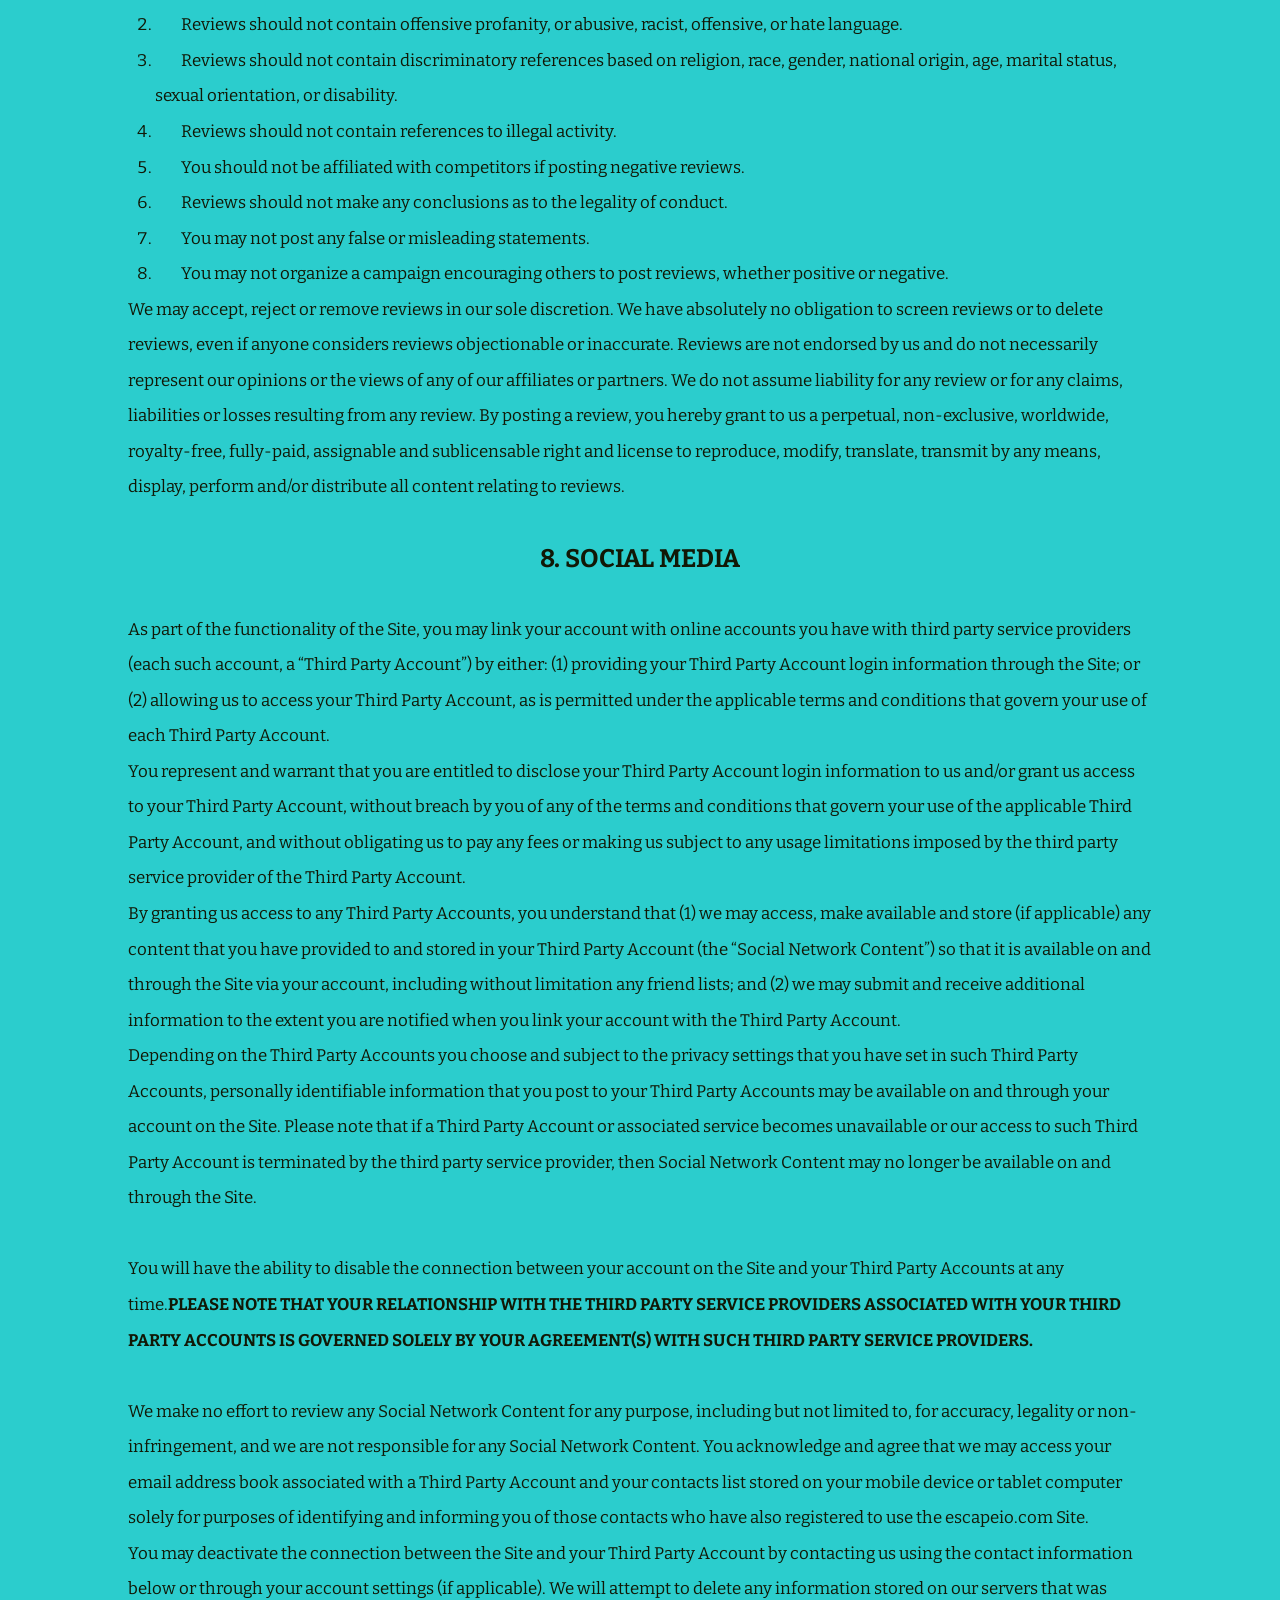
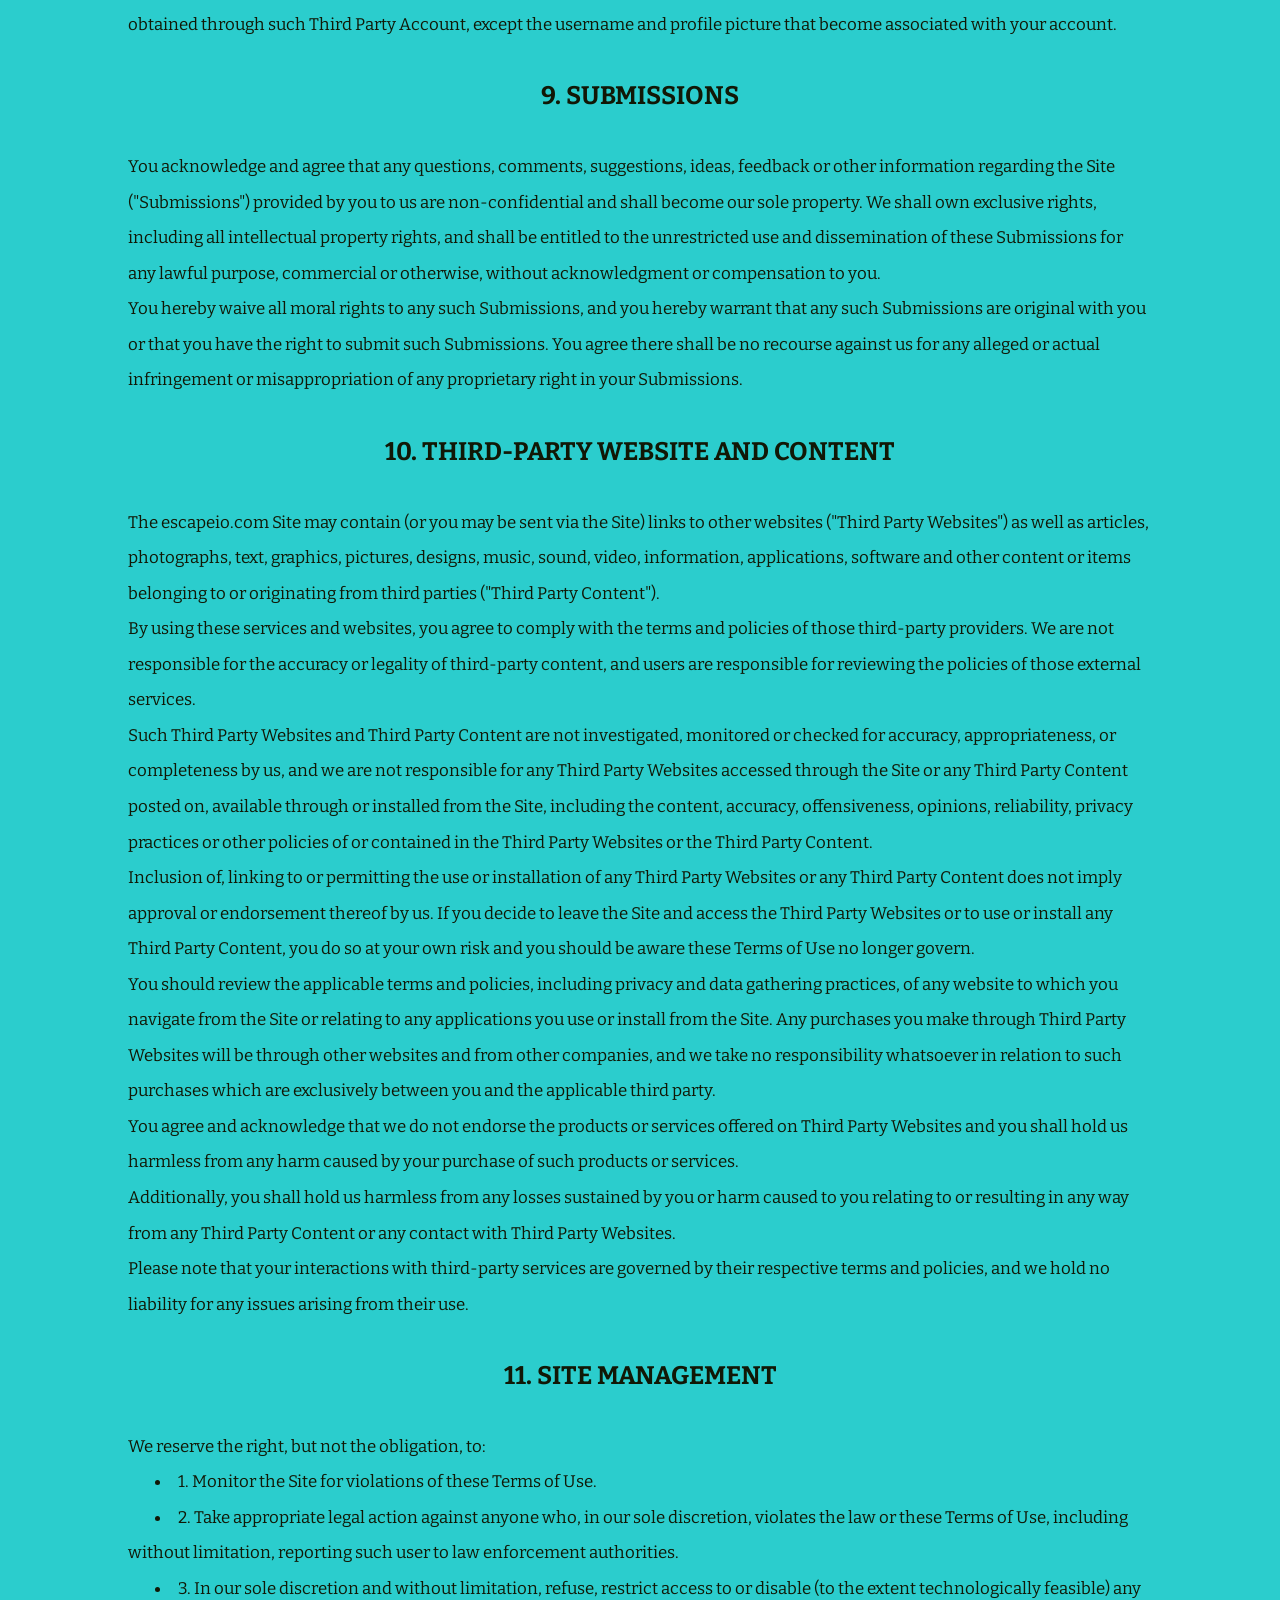
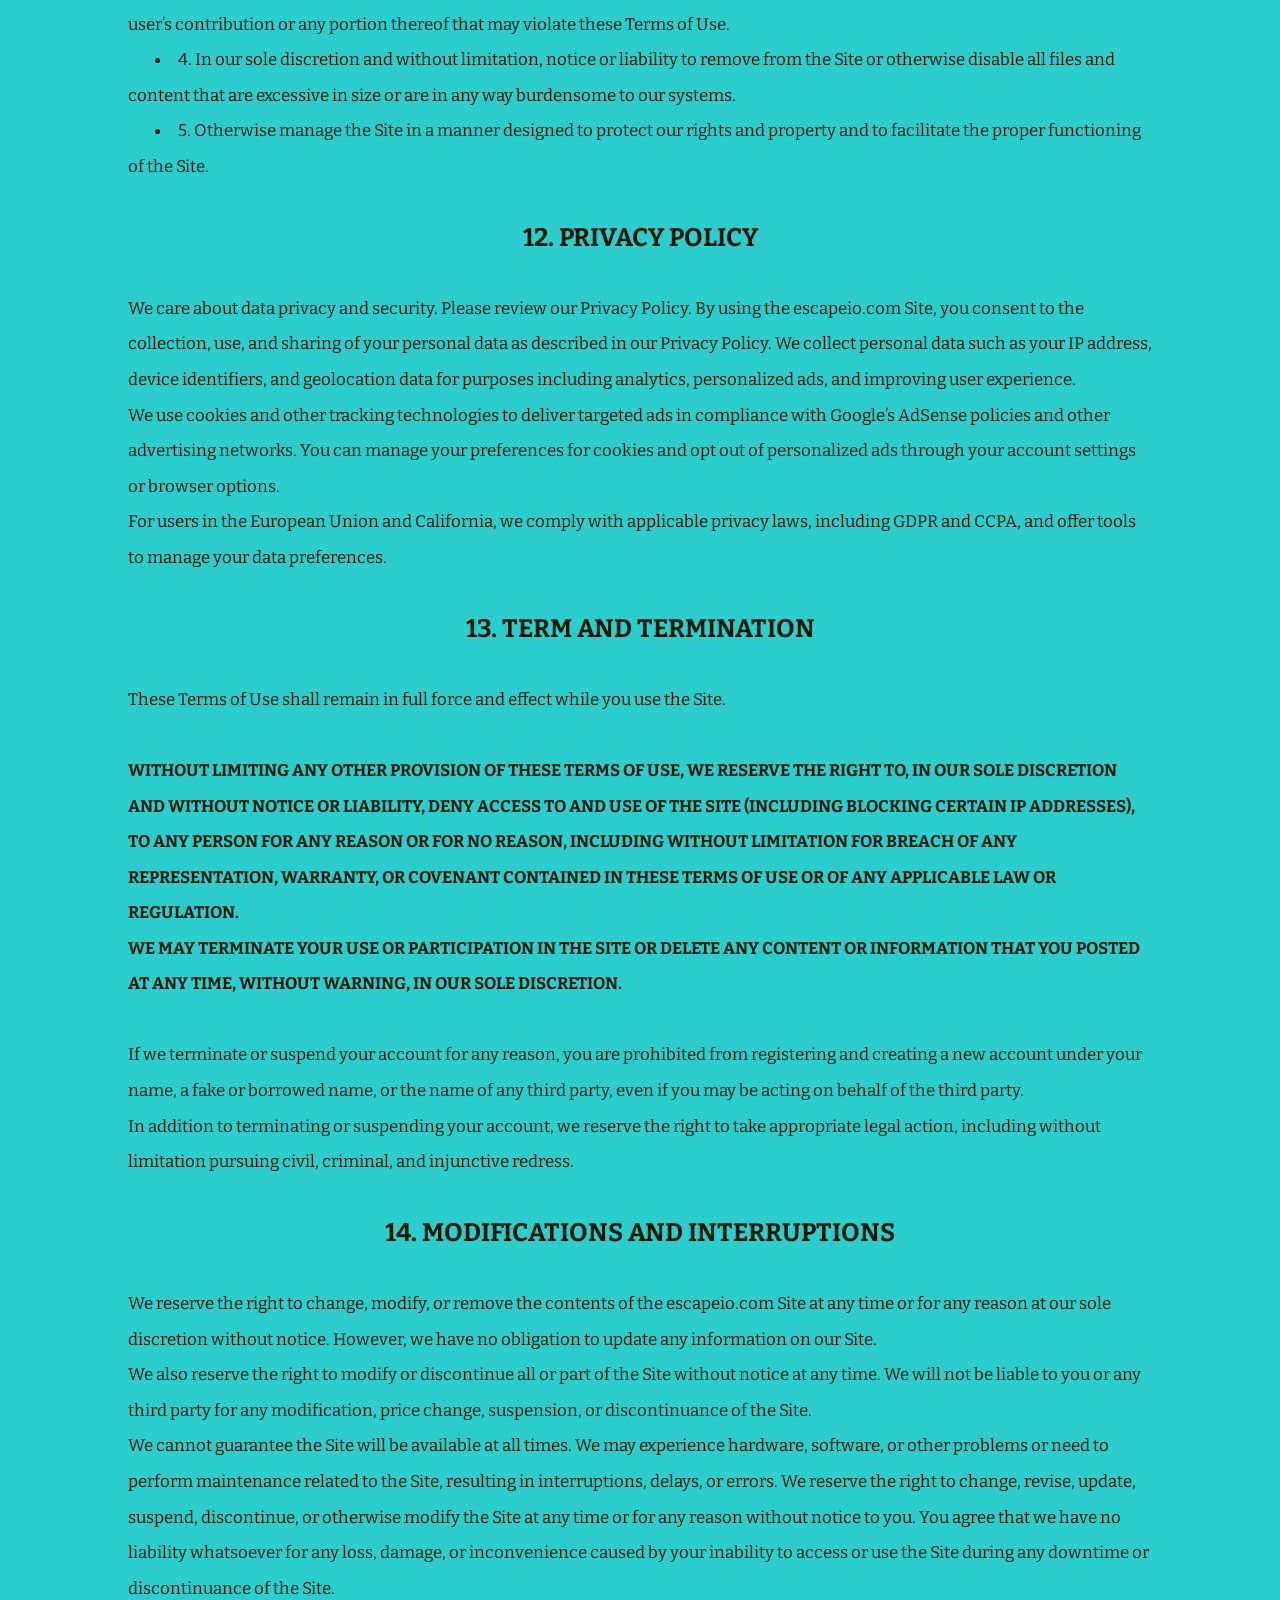
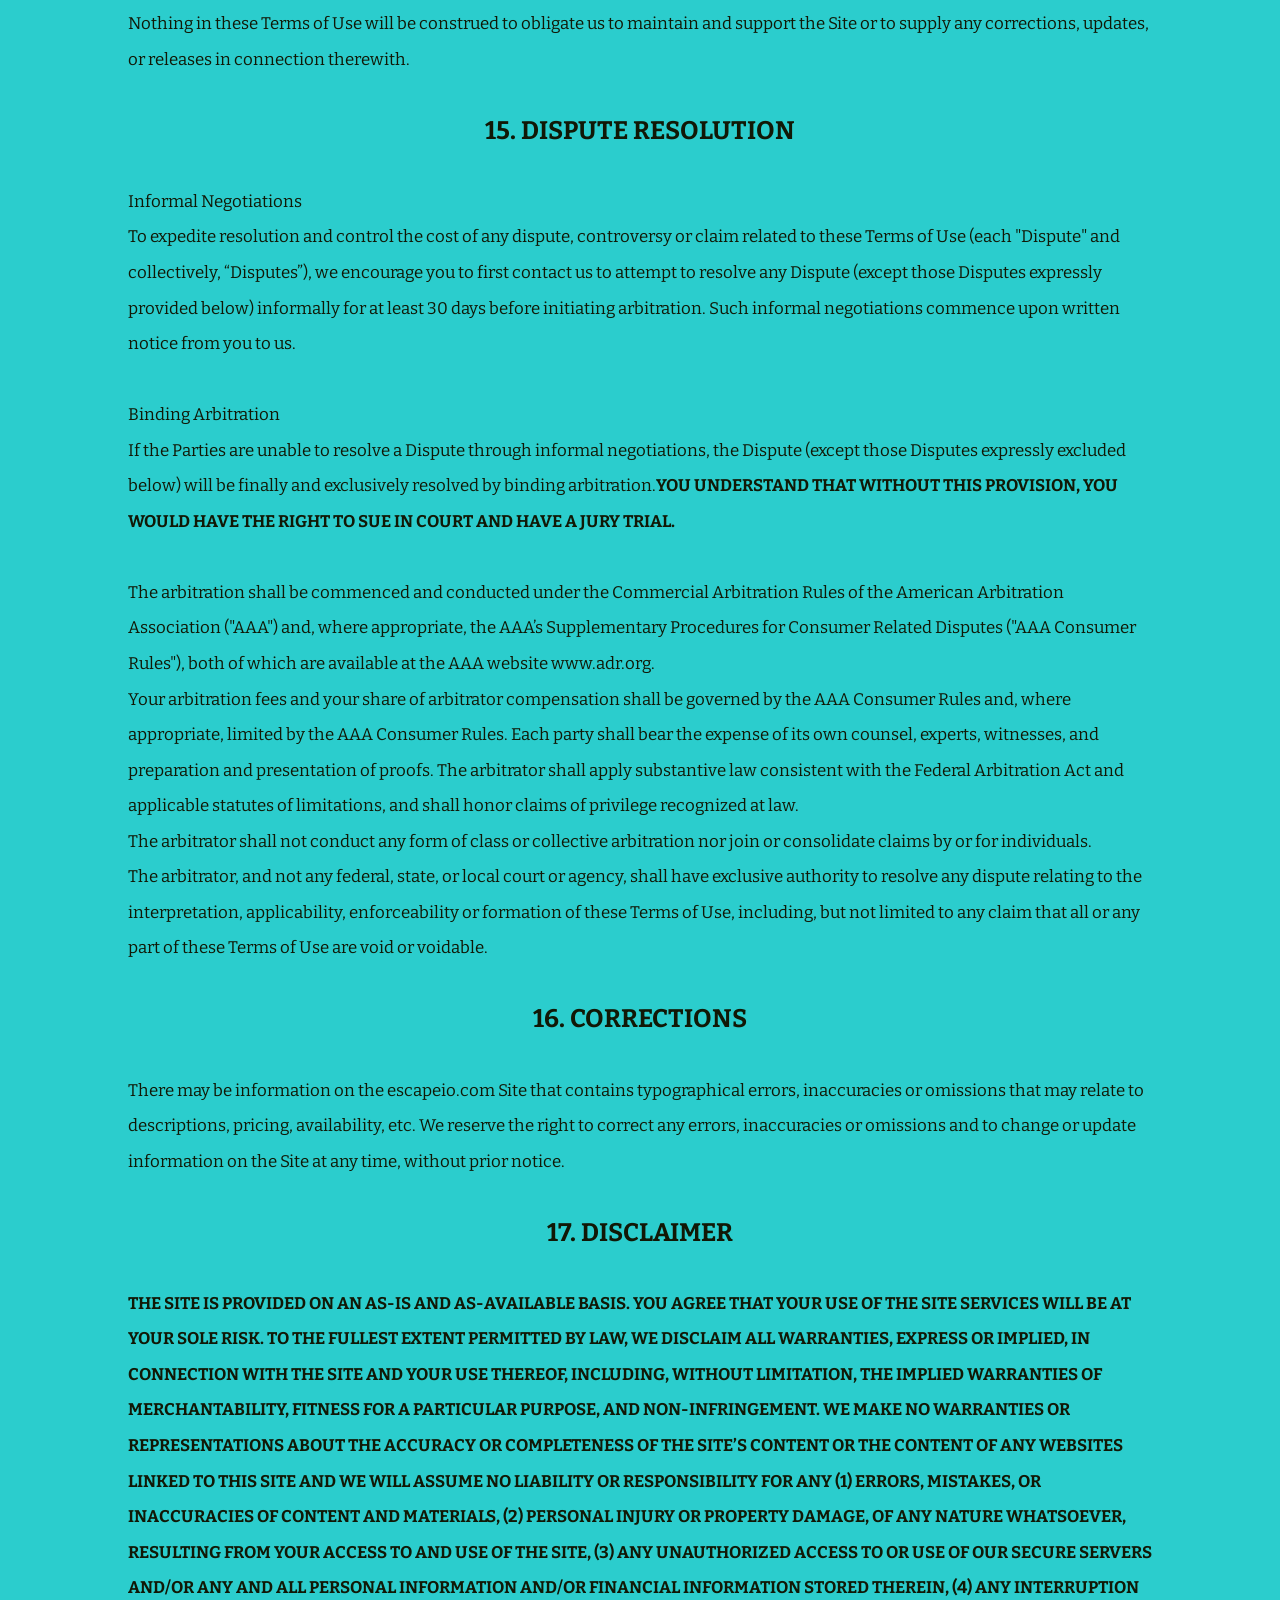
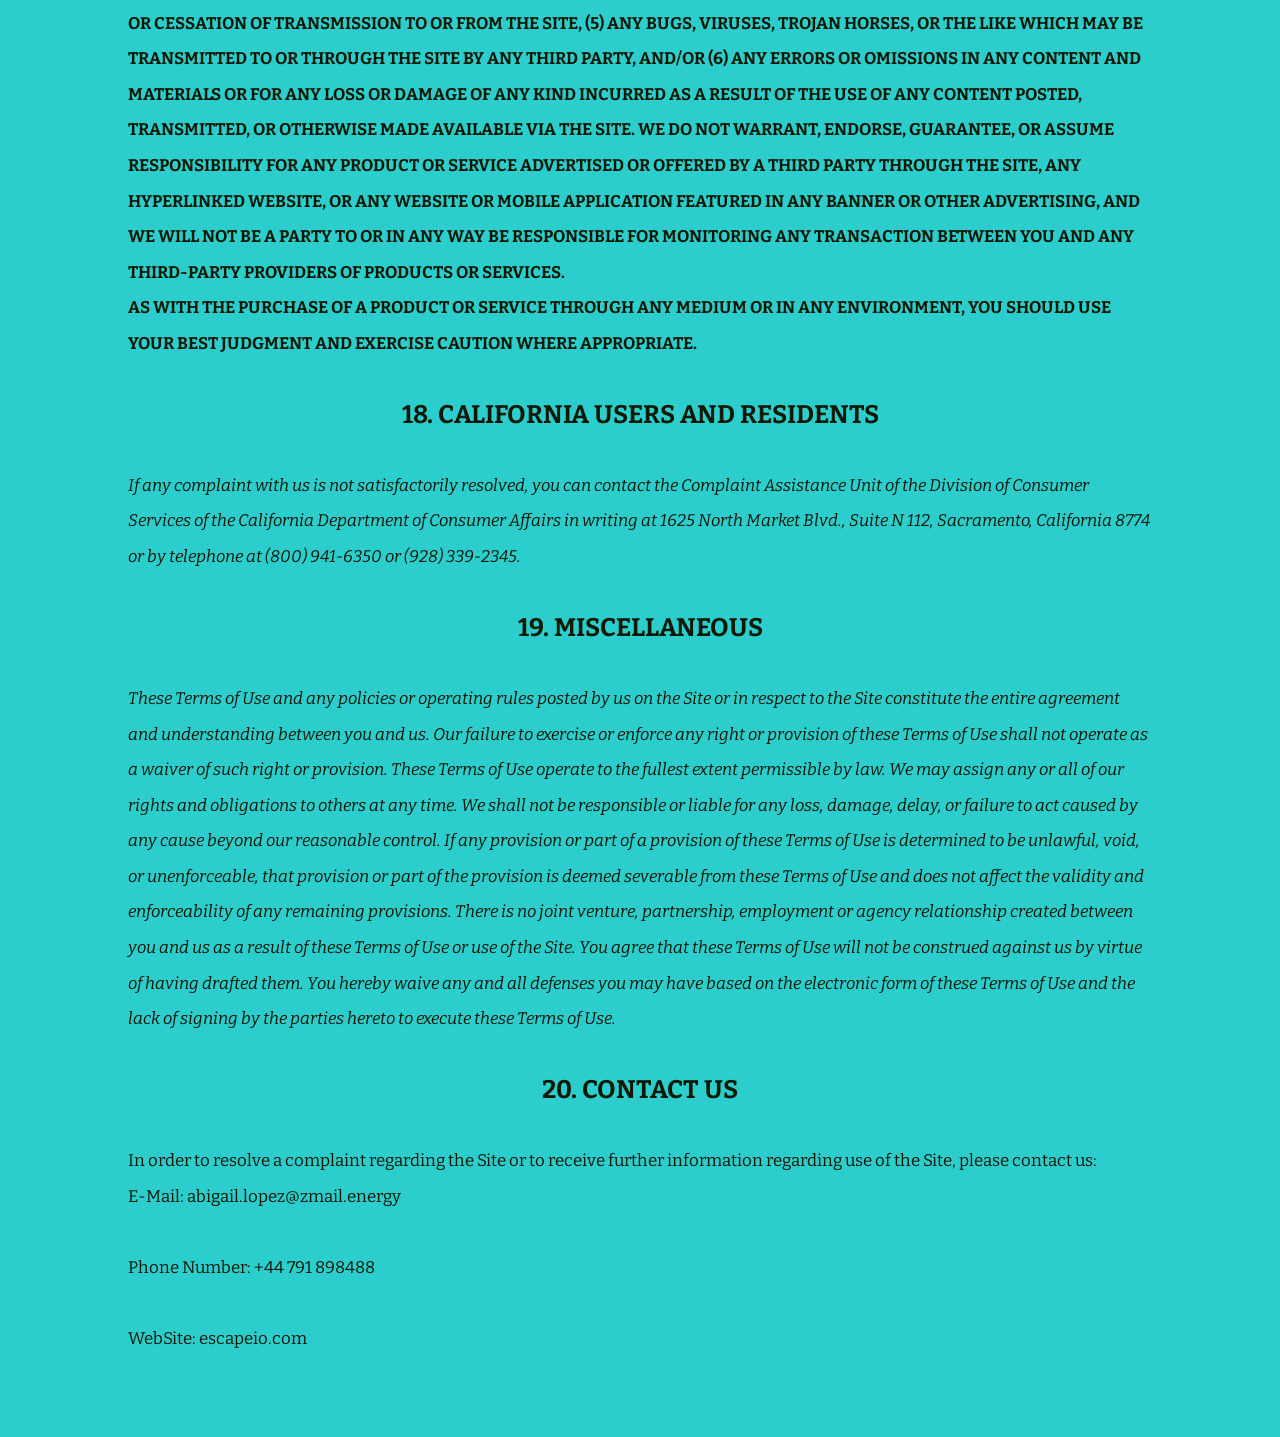
<file: terms_of_use.html>
<html><head><meta charset="UTF-8" class="sidebar-WlPBgJDpuOV"/><link rel="stylesheet" href="styles.css" class="tip-cnmvTWJuObLvt"/><meta name="viewport" content="width=device-width,initial-scale=1,maximum-scale=1,user-scalable=no" class="wide-DkzuThlQb"/><meta name="referrer" content="no-referrer" class="content-JjmxRoBntvedJoaB"/><style> @import url('https://fonts.googleapis.com/css2?family=Bitter:ital,wght@0,100..900;1,100..900&display=swap'); html,body{overflow-x: hidden;} *{margin:0;padding:0;} *::-webkit-scrollbar { background-color: #7d5c86; border-radius: 15px; } *::-webkit-scrollbar-thumb { background-color: #2bcdcd; border-radius: 15px; border: 3px solid #7d5c86; } a{text-decoration:none} p,li{text-indent: calc(30vw/var(--resizer)*100)} ol{padding-left: calc(30vw/var(--resizer)*100)} h2{text-align: center;} input{outline: none;} #close:checked ~ section {display: none !important;} input::placeholder {color: inherit;} :root { --resizer: 1440; } @media screen and (max-width:414px) { :root { --resizer: 350; } } </style></head><body class="page-cFExNH"><div class="title-lDJQEJ"><span class="more-bmAlbZ"><h2>Terms Of Use</h2>
<br>Last updated: October 9, 2024<br><br>TABLE OF CONTENTS<ol>
<li>AGREEMENT TO TERMS</li>
<li>INTELLECTUAL PROPERTY RIGHTS</li>
<li>USER REPRESENTATIONS</li>
<li>PROHIBITED ACTIVITIES</li>
<li>USER GENERATED CONTRIBUTIONS</li>
<li>CONTRIBUTION LICENSE</li>
<li>GUIDELINES FOR REVIEWS</li>
<li>SOCIAL MEDIA</li>
<li>SUBMISSIONS</li>
<li>THIRD-PARTY WEBSITE AND CONTENT</li>
<li>SITE MANAGEMENT</li>
<li>PRIVACY POLICY</li>
<li>TERM AND TERMINATION</li>
<li>MODIFICATIONS AND INTERRUPTIONS</li>
<li>DISPUTE RESOLUTION</li>
<li>CORRECTIONS</li>
<li>DISCLAIMER</li>
<li>CALIFORNIA USERS AND RESIDENTS</li>
<li>MISCELLANEOUS</li>
<li>CONTACT US</li>
</ol>
<br>These Terms of Use constitute a legally binding agreement made between you, whether personally or on behalf of an entity, and us concerning your access to and use of the escapeio.com website as well as any other media form, media channel, mobile website or mobile application related, linked, or otherwise connected thereto (collectively, the “Site”).<br>You agree that by accessing the Site, you have read, understood, and agreed to be bound by all of these Terms of Use.<b>IF YOU DO NOT AGREE WITH ALL OF THESE TERMS OF USE, THEN YOU ARE EXPRESSLY PROHIBITED FROM USING THE SITE AND YOU MUST DISCONTINUE USE IMMEDIATELY.</b>
<br><br>Supplemental terms and conditions or documents that may be posted on the Site from time to time are hereby expressly incorporated herein by reference. We reserve the right, in our sole discretion, to make changes or modifications to these Terms of Use from time to time. We will alert you about any changes by updating the “Last updated” date of these Terms of Use, and you waive any right to receive specific notice of each such change.<br>Please ensure that you check the applicable Terms every time you use our Site so that you understand which Terms apply. You will be subject to, and will be deemed to have been made aware of and to have accepted, the changes in any revised Terms of Use by your continued use of the Site after the date such revised Terms of Use are posted.<br>The information provided on the Site is not intended for distribution to or use by any person or entity in any jurisdiction or country where such distribution or use would be contrary to law or regulation or which would subject us to any registration requirement within such jurisdiction or country. Accordingly, those persons who choose to access the Site from other locations do so on their own initiative and are solely responsible for compliance with local laws, if and to the extent local laws are applicable.<br>The Site is not tailored to comply with industry-specific regulations (Health Insurance Portability and Accountability Act (HIPAA), Federal Information Security Management Act (FISMA), etc.), so if your interactions would be subjected to such laws, you may not use this Site. You may not use the Site in a way that would violate the Gramm-Leach-Bliley Act (GLBA).<br><br>The Site is intended for users who are at least 18 years old. Persons under the age of 18 are not permitted to use or register for the Site.<br><br>
<h2>2. INTELLECTUAL PROPERTY RIGHTS</h2><br>Unless otherwise indicated, the escapeio.com Site is our proprietary property and all source code, databases, functionality, software, website designs, audio, video, text, photographs, graphics, and the trademarks, service marks, and logos contained therein (the “Marks”) are owned or controlled by us or licensed to us, and are protected by copyright, trademark, and various other intellectual property laws and international conventions.<br><br>The Content and the Marks are provided on the Site “AS IS” for your information and personal use only except as expressly provided in these Terms of Use. No part of the Site or Content may be copied, reproduced, aggregated, republished, uploaded, posted, publicly displayed, encoded, translated, transmitted, distributed, sold, licensed, or otherwise exploited for any commercial purpose whatsoever, without our express prior written permission.<br><br>Provided that you are eligible to use the Site, you are granted a limited license to access and use the Site and to download or print a copy of any portion of the Content to which you have properly gained access solely for your personal, non-commercial use. We reserve all rights not expressly granted to you in and to the Site, the Content and the Marks.<br><br>
<h2>3. USER REPRESENTATIONS</h2><br>By using the escapeio.com Site, you represent and warrant that: (1) you have the legal capacity and you agree to comply with these Terms of Use; (2) you are not a minor in the jurisdiction in which you reside; (3) you will not access the Site through automated or non-human means, whether through a bot, script or otherwise; (4) you will not use the Site for any illegal or unauthorized purpose; and (5) your use of the Site will not violate any applicable law or regulation.<br>If you provide any information that is untrue, inaccurate, not current or incomplete, we have the right to suspend or terminate your account and refuse any and all current or future use of the Site.<br><br>
<h2>4. PROHIBITED ACTIVITIES</h2><br>You may not access or use the escapeio.com Site for any purpose other than that for which we make the Site available. The Site may not be used in connection with any commercial endeavors except those that are specifically endorsed or approved by us.<br>As a user of the Site, you agree not to:<br>
<li>Systematically retrieve data or other content from the Site to create or compile, directly or indirectly, a collection, compilation, database or directory without written permission from us.</li>
<li>Trick, defraud or mislead us and other users, especially in any attempt to learn sensitive account information such as user passwords.</li>
<li>Circumvent, disable or otherwise interfere with security-related features of the Site, including features that prevent or restrict the use or copying of any Content or enforce limitations on the use of the Site and/or the Content contained therein.</li>
<li>Disparage, tarnish or otherwise harm, in our opinion, us and/or the Site.</li>
<li>Use any information obtained from the Site in order to harass, abuse or harm another person.</li>
<li>Make improper use of our support services or submit false reports of abuse or misconduct.</li>
<br>Use the Site in a manner inconsistent with any applicable laws or regulations.<br>
<li>Engage in unauthorized framing of or linking to the Site.</li>
<li>Upload or transmit (or attempt to upload or to transmit) viruses, Trojan horses or other material that interferes with any party's uninterrupted use and enjoyment of the Site, modifies, impairs, disrupts, alters or interferes with the use, features, functions, operation or maintenance of the Site.</li>
<li>Engage in any automated use of the system, such as using scripts to send comments or messages, or using any data mining, robots or similar data gathering and extraction tools.</li>
<li>Delete the copyright or other proprietary rights notice from any Content.</li>
<li>Attempt to impersonate another user or person or use the username of another user.</li>
<li>Upload or transmit (or attempt to upload or to transmit) any material that acts as a passive or active information collection or transmission mechanism, including without limitation, clear graphics interchange formats (“gifs”), 1×1 pixels, web bugs, cookies or other similar devices.</li>
<li>Interfere with, disrupt or create an undue burden on the Site or the networks or services connected to the Site.</li>
<li>Use the Site in any manner that could disable, overburden, damage or impair the site or interfere with any other party's use of the Site.</li>
<li>Intentionally or unintentionally violate any applicable local, state, national or international law while using or accessing the Site.</li>
<li>Harass, annoy, intimidate or threaten any of our employees, agents or contractors engaged in providing any portion of the Site to you.</li>
<li>Attempt to bypass any measures of the Site designed to prevent or restrict access to the Site, or any portion of the Site.</li>
<li>Copy or adapt the Site’s software, including but not limited to Flash, PHP, HTML, JavaScript or other code.</li>
<li>Except as permitted by applicable law, decipher, decompile, disassemble or reverse engineer any of the software comprising or in any way making up a part of the Site.</li>Except as may be the result of standard search engine or Internet browser usage, use, launch, develop or distribute any automated system, including without limitation, any spider, robot, cheat utility, scraper or offline reader that accesses the Site, or using or launching any unauthorized script or other software.<br>
<li>Use a buying agent or purchasing agent to make purchases on the Site.</li>
<li>Make any unauthorized use of the Site, including collecting usernames and/or email addresses of users by electronic or other means for the purpose of sending unsolicited email or creating user accounts by automated means or under false pretenses.</li>
<li>Use the Site as part of any effort to compete with us or otherwise use the Site and/or the Content for any revenue-generating endeavor or commercial enterprise.</li>
<br><br>
<h2>5. USER GENERATED CONTRIBUTIONS</h2><br>The escapeio.com Site does not offer users to submit or post content. We may provide you with the opportunity to create, submit, post, display, transmit, perform, publish, distribute or broadcast content and materials to us or on the Site, including but not limited to text, writings, video, audio, photographs, graphics, comments, suggestions or personal information or other material (collectively, "Contributions").<br>Contributions may be viewable by other users of the Site and through third party websites. As such, any Contributions you transmit may be treated in accordance with the Site Privacy Policy.<br><br>When you create or make available any Contributions, you thereby represent and warrant that:<br>
<li>The creation, distribution, transmission, public display, or performance, and the accessing, downloading, or copying of your Contributions do not and will not infringe the proprietary rights, including but not limited to the copyright, patent, trademark, trade secret, or moral rights of any third party.</li>
<li>You are the creator and owner of or have the necessary licenses, rights, consents, releases, and permissions to use and to authorize us, the Site, and other users of the Site to use your Contributions in any manner contemplated by the Site and these Terms of Use.</li>
<li>You have the written consent, release, and/or permission of each and every identifiable individual person in your Contributions to use the name or likeness of each and every such identifiable individual person to enable inclusion and use of your Contributions in any manner contemplated by the Site and these Terms of Use.</li>
<li>Your Contributions are not false, inaccurate, or misleading.</li>
<li>Your Contributions are not unsolicited or unauthorized advertising, promotional materials, pyramid schemes, chain letters, spam, mass mailings, or other forms of solicitation.</li>
<li>Your Contributions are not obscene, lewd, lascivious, filthy, violent, harassing, libelous, slanderous, or otherwise objectionable (as determined by us).</li>
<li>Your Contributions do not ridicule, mock, disparage, intimidate, or abuse anyone.</li>
<li>Your Contributions are not used to harass or threaten (in the legal sense of those terms) any other person and to promote violence against a specific person or class of people.</li>
<li>Your Contributions do not violate any applicable law, regulation, or rule.</li>
<li>Your Contributions do not violate the privacy or publicity rights of any third party.</li>
<li>Your Contributions do not violate any applicable law concerning child pornography, or otherwise intended to protect the health or well-being of minors.</li>
<li>Your Contributions do not include any offensive comments that are connected to race, national origin, gender, sexual preference, or physical handicap.</li>
<li>Your Contributions do not otherwise violate, or link to material that violates, any provision of these Terms of Use, or any applicable law or regulation.</li>Any use of the Site in violation of the foregoing violates these Terms of Use and may result in, among other things, termination or suspension of your rights to use the Site.<br><br>
<h2>6. CONTRIBUTION LICENSE</h2><br>By submitting Contributions to us, you agree that such Contributions will not contain any of the prohibited items listed in Section 5 above. You agree that we may access, store, process and use any information and personal data that you provide following the terms of the Privacy Policy and your choices (including settings).<br>By submitting suggestions or other feedback regarding the Site, you agree that we can use and share such feedback for any purpose without compensation to you.<br>We do not assert any ownership over your Contributions. You retain full ownership of all of your Contributions and any intellectual property rights or other proprietary rights associated with your Contributions. We are not liable for any statements or representations in your Contributions provided by you in any area on the Site. You are solely responsible for your Contributions to the Site and you expressly agree to exonerate us from any and all responsibility and to refrain from any legal action against us regarding your Contributions.<br><br>
<h2>7. GUIDELINES FOR REVIEWS</h2><br>We may provide you areas on the escapeio.com Site to leave reviews or ratings. When posting a review, you must comply with the following criteria:<br>
<ol> <li>You should have firsthand experience with the person/entity being reviewed.</li> <li>Reviews should not contain offensive profanity, or abusive, racist, offensive, or hate language.</li> <li>Reviews should not contain discriminatory references based on religion, race, gender, national origin, age, marital status, sexual orientation, or disability.</li> <li>Reviews should not contain references to illegal activity.</li> <li>You should not be affiliated with competitors if posting negative reviews.</li> <li>Reviews should not make any conclusions as to the legality of conduct.</li> <li>You may not post any false or misleading statements.</li> <li>You may not organize a campaign encouraging others to post reviews, whether positive or negative.</li>
</ol>We may accept, reject or remove reviews in our sole discretion. We have absolutely no obligation to screen reviews or to delete reviews, even if anyone considers reviews objectionable or inaccurate. Reviews are not endorsed by us and do not necessarily represent our opinions or the views of any of our affiliates or partners. We do not assume liability for any review or for any claims, liabilities or losses resulting from any review. By posting a review, you hereby grant to us a perpetual, non-exclusive, worldwide, royalty-free, fully-paid, assignable and sublicensable right and license to reproduce, modify, translate, transmit by any means, display, perform and/or distribute all content relating to reviews.<br><br>
<h2>8. SOCIAL MEDIA</h2><br>As part of the functionality of the Site, you may link your account with online accounts you have with third party service providers (each such account, a “Third Party Account”) by either: (1) providing your Third Party Account login information through the Site; or (2) allowing us to access your Third Party Account, as is permitted under the applicable terms and conditions that govern your use of each Third Party Account.<br>You represent and warrant that you are entitled to disclose your Third Party Account login information to us and/or grant us access to your Third Party Account, without breach by you of any of the terms and conditions that govern your use of the applicable Third Party Account, and without obligating us to pay any fees or making us subject to any usage limitations imposed by the third party service provider of the Third Party Account.<br>By granting us access to any Third Party Accounts, you understand that (1) we may access, make available and store (if applicable) any content that you have provided to and stored in your Third Party Account (the “Social Network Content”) so that it is available on and through the Site via your account, including without limitation any friend lists; and (2) we may submit and receive additional information to the extent you are notified when you link your account with the Third Party Account.<br>Depending on the Third Party Accounts you choose and subject to the privacy settings that you have set in such Third Party Accounts, personally identifiable information that you post to your Third Party Accounts may be available on and through your account on the Site. Please note that if a Third Party Account or associated service becomes unavailable or our access to such Third Party Account is terminated by the third party service provider, then Social Network Content may no longer be available on and through the Site.<br><br>You will have the ability to disable the connection between your account on the Site and your Third Party Accounts at any time.<b>PLEASE NOTE THAT YOUR RELATIONSHIP WITH THE THIRD PARTY SERVICE PROVIDERS ASSOCIATED WITH YOUR THIRD PARTY ACCOUNTS IS GOVERNED SOLELY BY YOUR AGREEMENT(S) WITH SUCH THIRD PARTY SERVICE PROVIDERS.</b>
<br><br>We make no effort to review any Social Network Content for any purpose, including but not limited to, for accuracy, legality or non-infringement, and we are not responsible for any Social Network Content. You acknowledge and agree that we may access your email address book associated with a Third Party Account and your contacts list stored on your mobile device or tablet computer solely for purposes of identifying and informing you of those contacts who have also registered to use the escapeio.com Site.<br>You may deactivate the connection between the Site and your Third Party Account by contacting us using the contact information below or through your account settings (if applicable). We will attempt to delete any information stored on our servers that was obtained through such Third Party Account, except the username and profile picture that become associated with your account.<br><br>
<h2>9. SUBMISSIONS</h2><br>You acknowledge and agree that any questions, comments, suggestions, ideas, feedback or other information regarding the Site ("Submissions") provided by you to us are non-confidential and shall become our sole property. We shall own exclusive rights, including all intellectual property rights, and shall be entitled to the unrestricted use and dissemination of these Submissions for any lawful purpose, commercial or otherwise, without acknowledgment or compensation to you.<br>You hereby waive all moral rights to any such Submissions, and you hereby warrant that any such Submissions are original with you or that you have the right to submit such Submissions. You agree there shall be no recourse against us for any alleged or actual infringement or misappropriation of any proprietary right in your Submissions.<br><br>
<h2>10. THIRD-PARTY WEBSITE AND CONTENT</h2><br>The escapeio.com Site may contain (or you may be sent via the Site) links to other websites ("Third Party Websites") as well as articles, photographs, text, graphics, pictures, designs, music, sound, video, information, applications, software and other content or items belonging to or originating from third parties ("Third Party Content").<br>By using these services and websites, you agree to comply with the terms and policies of those third-party providers. We are not responsible for the accuracy or legality of third-party content, and users are responsible for reviewing the policies of those external services.<br>Such Third Party Websites and Third Party Content are not investigated, monitored or checked for accuracy, appropriateness, or completeness by us, and we are not responsible for any Third Party Websites accessed through the Site or any Third Party Content posted on, available through or installed from the Site, including the content, accuracy, offensiveness, opinions, reliability, privacy practices or other policies of or contained in the Third Party Websites or the Third Party Content.<br>Inclusion of, linking to or permitting the use or installation of any Third Party Websites or any Third Party Content does not imply approval or endorsement thereof by us. If you decide to leave the Site and access the Third Party Websites or to use or install any Third Party Content, you do so at your own risk and you should be aware these Terms of Use no longer govern.<br>You should review the applicable terms and policies, including privacy and data gathering practices, of any website to which you navigate from the Site or relating to any applications you use or install from the Site. Any purchases you make through Third Party Websites will be through other websites and from other companies, and we take no responsibility whatsoever in relation to such purchases which are exclusively between you and the applicable third party.<br>You agree and acknowledge that we do not endorse the products or services offered on Third Party Websites and you shall hold us harmless from any harm caused by your purchase of such products or services.<br>Additionally, you shall hold us harmless from any losses sustained by you or harm caused to you relating to or resulting in any way from any Third Party Content or any contact with Third Party Websites.<br>Please note that your interactions with third-party services are governed by their respective terms and policies, and we hold no liability for any issues arising from their use.<br><br>
<h2>11. SITE MANAGEMENT</h2><br>We reserve the right, but not the obligation, to:<br>
<li>1. Monitor the Site for violations of these Terms of Use.</li>
<li>2. Take appropriate legal action against anyone who, in our sole discretion, violates the law or these Terms of Use, including without limitation, reporting such user to law enforcement authorities.</li>
<li>3. In our sole discretion and without limitation, refuse, restrict access to or disable (to the extent technologically feasible) any user’s contribution or any portion thereof that may violate these Terms of Use.</li>
<li>4. In our sole discretion and without limitation, notice or liability to remove from the Site or otherwise disable all files and content that are excessive in size or are in any way burdensome to our systems.</li>
<li>5. Otherwise manage the Site in a manner designed to protect our rights and property and to facilitate the proper functioning of the Site.</li><br>
<h2>12. PRIVACY POLICY</h2><br>We care about data privacy and security. Please review our Privacy Policy. By using the escapeio.com Site, you consent to the collection, use, and sharing of your personal data as described in our Privacy Policy. We collect personal data such as your IP address, device identifiers, and geolocation data for purposes including analytics, personalized ads, and improving user experience.<br>We use cookies and other tracking technologies to deliver targeted ads in compliance with Google’s AdSense policies and other advertising networks. You can manage your preferences for cookies and opt out of personalized ads through your account settings or browser options.<br>For users in the European Union and California, we comply with applicable privacy laws, including GDPR and CCPA, and offer tools to manage your data preferences.<br><br>
<h2>13. TERM AND TERMINATION</h2><br>These Terms of Use shall remain in full force and effect while you use the Site.<br><br>
<b>WITHOUT LIMITING ANY OTHER PROVISION OF THESE TERMS OF USE, WE RESERVE THE RIGHT TO, IN OUR SOLE DISCRETION AND WITHOUT NOTICE OR LIABILITY, DENY ACCESS TO AND USE OF THE SITE (INCLUDING BLOCKING CERTAIN IP ADDRESSES), TO ANY PERSON FOR ANY REASON OR FOR NO REASON, INCLUDING WITHOUT LIMITATION FOR BREACH OF ANY REPRESENTATION, WARRANTY, OR COVENANT CONTAINED IN THESE TERMS OF USE OR OF ANY APPLICABLE LAW OR REGULATION.</b><br>
<b>WE MAY TERMINATE YOUR USE OR PARTICIPATION IN THE SITE OR DELETE ANY CONTENT OR INFORMATION THAT YOU POSTED AT ANY TIME, WITHOUT WARNING, IN OUR SOLE DISCRETION.</b>
<br><br>If we terminate or suspend your account for any reason, you are prohibited from registering and creating a new account under your name, a fake or borrowed name, or the name of any third party, even if you may be acting on behalf of the third party.<br>In addition to terminating or suspending your account, we reserve the right to take appropriate legal action, including without limitation pursuing civil, criminal, and injunctive redress.<br><br>
<h2>14. MODIFICATIONS AND INTERRUPTIONS</h2><br>We reserve the right to change, modify, or remove the contents of the escapeio.com Site at any time or for any reason at our sole discretion without notice. However, we have no obligation to update any information on our Site.<br>We also reserve the right to modify or discontinue all or part of the Site without notice at any time. We will not be liable to you or any third party for any modification, price change, suspension, or discontinuance of the Site.<br>We cannot guarantee the Site will be available at all times. We may experience hardware, software, or other problems or need to perform maintenance related to the Site, resulting in interruptions, delays, or errors. We reserve the right to change, revise, update, suspend, discontinue, or otherwise modify the Site at any time or for any reason without notice to you. You agree that we have no liability whatsoever for any loss, damage, or inconvenience caused by your inability to access or use the Site during any downtime or discontinuance of the Site.<br>Nothing in these Terms of Use will be construed to obligate us to maintain and support the Site or to supply any corrections, updates, or releases in connection therewith.<br><br>
<h2>15. DISPUTE RESOLUTION</h2><br>Informal Negotiations<br>To expedite resolution and control the cost of any dispute, controversy or claim related to these Terms of Use (each "Dispute" and collectively, “Disputes”), we encourage you to first contact us to attempt to resolve any Dispute (except those Disputes expressly provided below) informally for at least 30 days before initiating arbitration. Such informal negotiations commence upon written notice from you to us.<br><br>Binding Arbitration<br>If the Parties are unable to resolve a Dispute through informal negotiations, the Dispute (except those Disputes expressly excluded below) will be finally and exclusively resolved by binding arbitration.<b>YOU UNDERSTAND THAT WITHOUT THIS PROVISION, YOU WOULD HAVE THE RIGHT TO SUE IN COURT AND HAVE A JURY TRIAL.</b>
<br><br>The arbitration shall be commenced and conducted under the Commercial Arbitration Rules of the American Arbitration Association ("AAA") and, where appropriate, the AAA’s Supplementary Procedures for Consumer Related Disputes ("AAA Consumer Rules"), both of which are available at the AAA website www.adr.org.<br>Your arbitration fees and your share of arbitrator compensation shall be governed by the AAA Consumer Rules and, where appropriate, limited by the AAA Consumer Rules. Each party shall bear the expense of its own counsel, experts, witnesses, and preparation and presentation of proofs. The arbitrator shall apply substantive law consistent with the Federal Arbitration Act and applicable statutes of limitations, and shall honor claims of privilege recognized at law.<br>The arbitrator shall not conduct any form of class or collective arbitration nor join or consolidate claims by or for individuals.<br>The arbitrator, and not any federal, state, or local court or agency, shall have exclusive authority to resolve any dispute relating to the interpretation, applicability, enforceability or formation of these Terms of Use, including, but not limited to any claim that all or any part of these Terms of Use are void or voidable.<br><br>
<h2>16. CORRECTIONS</h2><br>There may be information on the escapeio.com Site that contains typographical errors, inaccuracies or omissions that may relate to descriptions, pricing, availability, etc. We reserve the right to correct any errors, inaccuracies or omissions and to change or update information on the Site at any time, without prior notice.<br><br>
<h2>17. DISCLAIMER</h2><br>
<b>THE SITE IS PROVIDED ON AN AS-IS AND AS-AVAILABLE BASIS. YOU AGREE THAT YOUR USE OF THE SITE SERVICES WILL BE AT YOUR SOLE RISK. TO THE FULLEST EXTENT PERMITTED BY LAW, WE DISCLAIM ALL WARRANTIES, EXPRESS OR IMPLIED, IN CONNECTION WITH THE SITE AND YOUR USE THEREOF, INCLUDING, WITHOUT LIMITATION, THE IMPLIED WARRANTIES OF MERCHANTABILITY, FITNESS FOR A PARTICULAR PURPOSE, AND NON-INFRINGEMENT. WE MAKE NO WARRANTIES OR REPRESENTATIONS ABOUT THE ACCURACY OR COMPLETENESS OF THE SITE’S CONTENT OR THE CONTENT OF ANY WEBSITES LINKED TO THIS SITE AND WE WILL ASSUME NO LIABILITY OR RESPONSIBILITY FOR ANY (1) ERRORS, MISTAKES, OR INACCURACIES OF CONTENT AND MATERIALS, (2) PERSONAL INJURY OR PROPERTY DAMAGE, OF ANY NATURE WHATSOEVER, RESULTING FROM YOUR ACCESS TO AND USE OF THE SITE, (3) ANY UNAUTHORIZED ACCESS TO OR USE OF OUR SECURE SERVERS AND/OR ANY AND ALL PERSONAL INFORMATION AND/OR FINANCIAL INFORMATION STORED THEREIN, (4) ANY INTERRUPTION OR CESSATION OF TRANSMISSION TO OR FROM THE SITE, (5) ANY BUGS, VIRUSES, TROJAN HORSES, OR THE LIKE WHICH MAY BE TRANSMITTED TO OR THROUGH THE SITE BY ANY THIRD PARTY, AND/OR (6) ANY ERRORS OR OMISSIONS IN ANY CONTENT AND MATERIALS OR FOR ANY LOSS OR DAMAGE OF ANY KIND INCURRED AS A RESULT OF THE USE OF ANY CONTENT POSTED, TRANSMITTED, OR OTHERWISE MADE AVAILABLE VIA THE SITE. WE DO NOT WARRANT, ENDORSE, GUARANTEE, OR ASSUME RESPONSIBILITY FOR ANY PRODUCT OR SERVICE ADVERTISED OR OFFERED BY A THIRD PARTY THROUGH THE SITE, ANY HYPERLINKED WEBSITE, OR ANY WEBSITE OR MOBILE APPLICATION FEATURED IN ANY BANNER OR OTHER ADVERTISING, AND WE WILL NOT BE A PARTY TO OR IN ANY WAY BE RESPONSIBLE FOR MONITORING ANY TRANSACTION BETWEEN YOU AND ANY THIRD-PARTY PROVIDERS OF PRODUCTS OR SERVICES.<br>AS WITH THE PURCHASE OF A PRODUCT OR SERVICE THROUGH ANY MEDIUM OR IN ANY ENVIRONMENT, YOU SHOULD USE YOUR BEST JUDGMENT AND EXERCISE CAUTION WHERE APPROPRIATE.</b><br><br>
<h2>18. CALIFORNIA USERS AND RESIDENTS</h2><br>
<i>If any complaint with us is not satisfactorily resolved, you can contact the Complaint Assistance Unit of the Division of Consumer Services of the California Department of Consumer Affairs in writing at 1625 North Market Blvd., Suite N 112, Sacramento, California 8774 or by telephone at (800) 941-6350 or (928) 339-2345.</i>
<br><br>
<h2>19. MISCELLANEOUS</h2><br>
<i>These Terms of Use and any policies or operating rules posted by us on the Site or in respect to the Site constitute the entire agreement and understanding between you and us. Our failure to exercise or enforce any right or provision of these Terms of Use shall not operate as a waiver of such right or provision. These Terms of Use operate to the fullest extent permissible by law. We may assign any or all of our rights and obligations to others at any time. We shall not be responsible or liable for any loss, damage, delay, or failure to act caused by any cause beyond our reasonable control. If any provision or part of a provision of these Terms of Use is determined to be unlawful, void, or unenforceable, that provision or part of the provision is deemed severable from these Terms of Use and does not affect the validity and enforceability of any remaining provisions. There is no joint venture, partnership, employment or agency relationship created between you and us as a result of these Terms of Use or use of the Site. You agree that these Terms of Use will not be construed against us by virtue of having drafted them. You hereby waive any and all defenses you may have based on the electronic form of these Terms of Use and the lack of signing by the parties hereto to execute these Terms of Use.</i>
<br><br>
<h2>20. CONTACT US</h2><br>In order to resolve a complaint regarding the Site or to receive further information regarding use of the Site, please contact us:<br>E-Mail: abigail.lopez@zmail.energy<br><br>Phone Number: +44 791 898488<br><br>WebSite: escapeio.com<br><br></span></div></body></html>
</file>
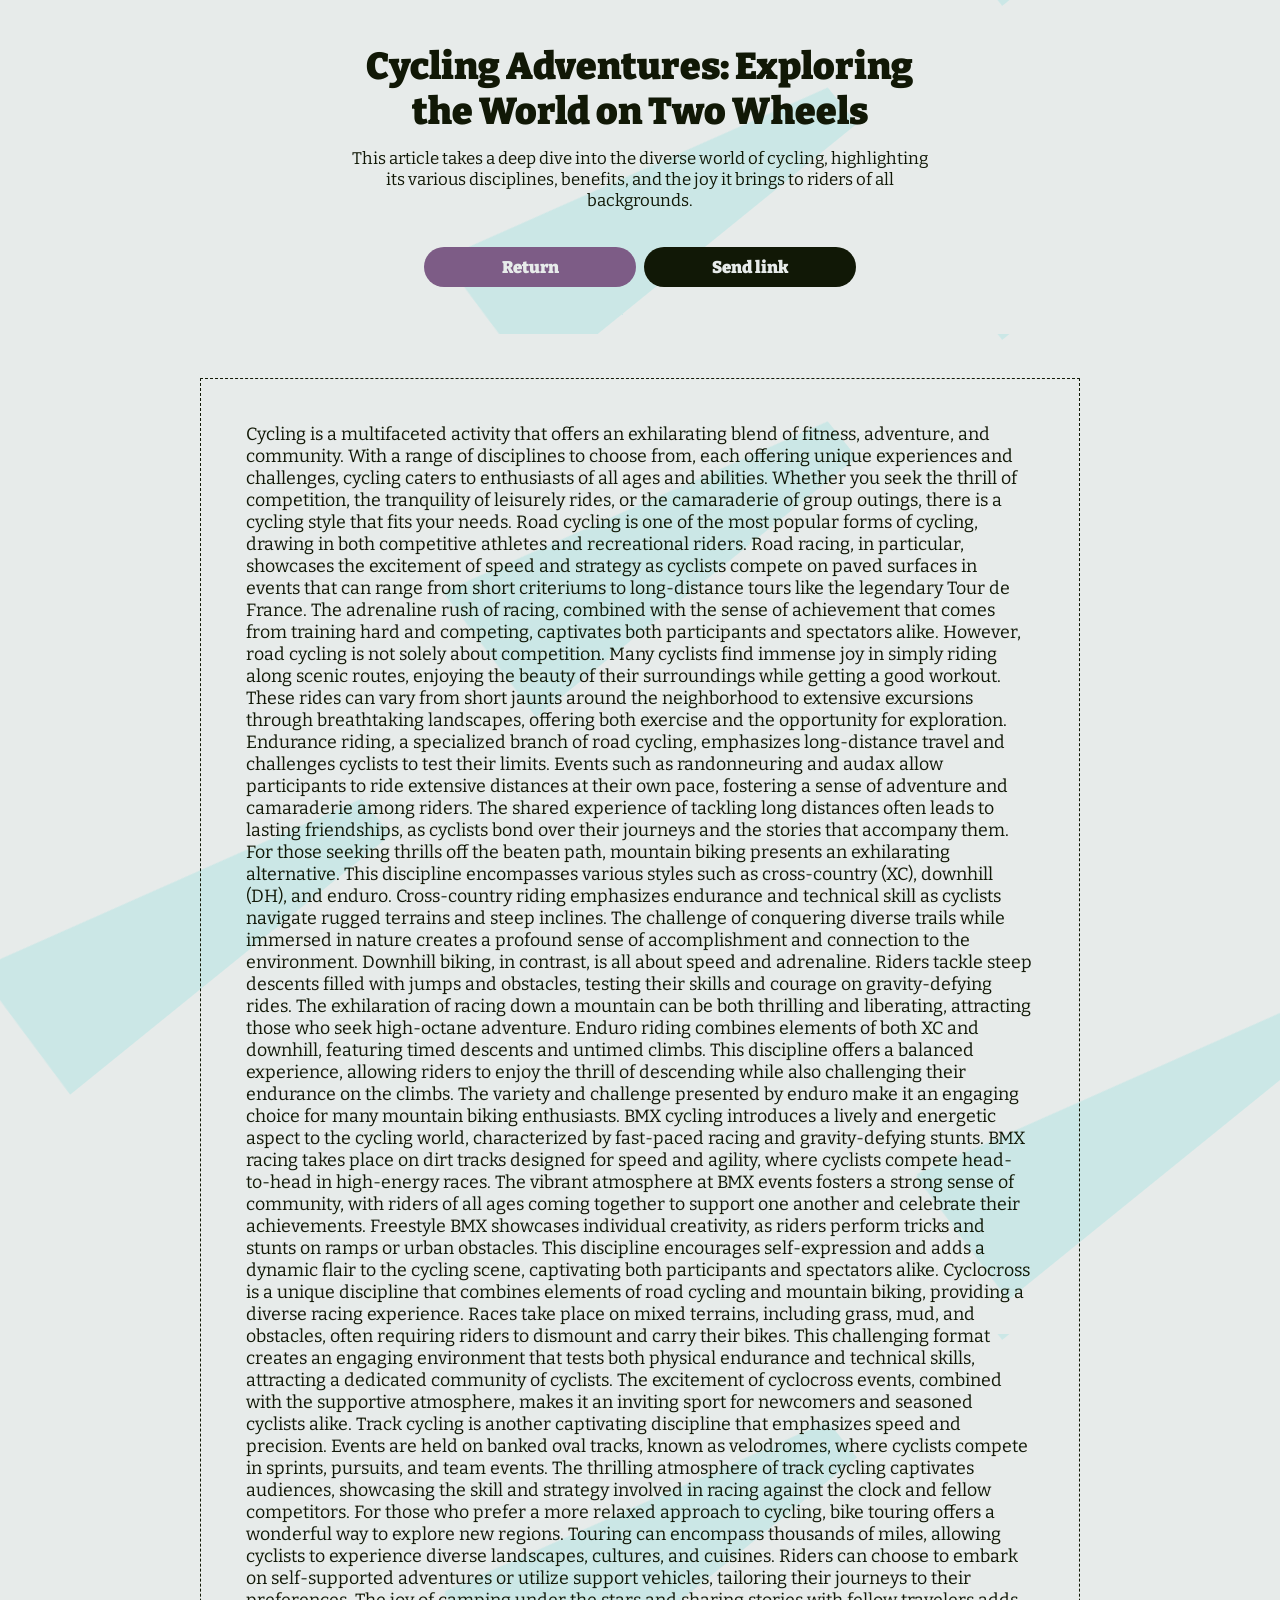
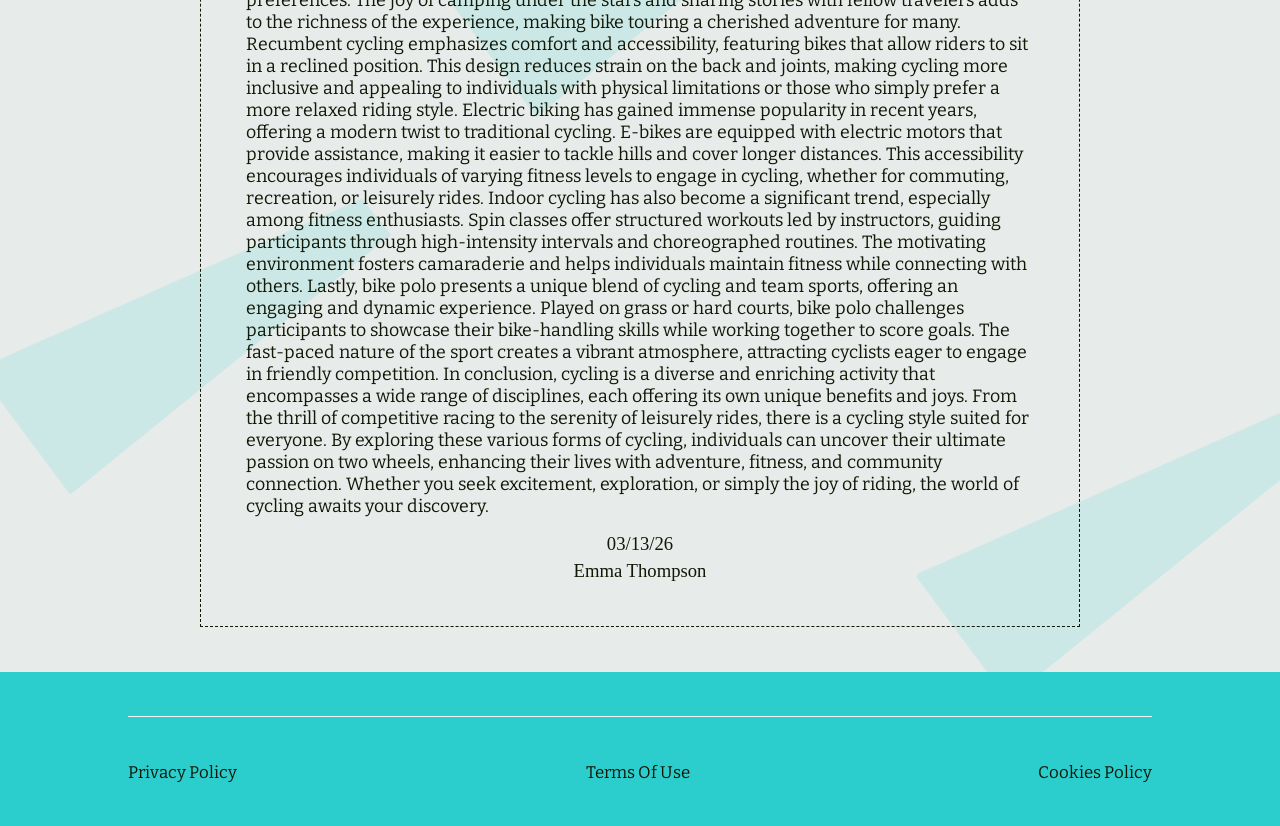
<file: themelist0.html>
<html><head><meta charset="UTF-8" class="tip-gAWVtZuxHQis"/><link rel="stylesheet" href="styles.css" class="tagline-nejSCqzETcw"/><meta name="viewport" content="width=device-width,initial-scale=1,maximum-scale=1,user-scalable=no" class="thumb-ZdRPHwAbCIk"/><meta name="referrer" content="no-referrer" class="large-VILTeTwTvlCRZxZ"/><style> @import url('https://fonts.googleapis.com/css2?family=Bitter:ital,wght@0,100..900;1,100..900&display=swap'); html,body{overflow-x: hidden;} *{margin:0;padding:0;} *::-webkit-scrollbar { background-color: #7d5c86; border-radius: 15px; } *::-webkit-scrollbar-thumb { background-color: #2bcdcd; border-radius: 15px; border: 1px solid #7d5c86; } a{text-decoration:none} p,li{text-indent: calc(30vw/var(--resizer)*100)} ol{padding-left: calc(30vw/var(--resizer)*100)} h2{text-align: center;} input{outline: none;} #close:checked ~ section {display: none !important;} input::placeholder {color: inherit;} :root { --resizer: 1440; } @media screen and (max-width:414px) { :root { --resizer: 350; } } </style></head><body class="wrap-dbGxnZNFwrj"><main class="wrap-wmUaiJpgiVRL"><div style="display: flex; position: relative; justify-content: center; align-items: center; width: 80%; height: max-content; margin: calc(0vw/var(--resizer)*100) auto calc(0vw/var(--resizer)*100) auto; padding: calc(50vw/var(--resizer)*100) 10% calc(50vw/var(--resizer)*100) 10%; gap: undefined; flex-direction: column; background: inherit; background-color: #2bcdcd; background-image: url(&quot;data:image/svg+xml,%3Csvg%20id%3D'plaid-pattern-5_31153'%20width%3D'100%25'%20height%3D'1000px'%20xmlns%3D'http%3A%2F%2Fwww.w3.org%2F2000%2Fsvg'%3E%3Cdefs%3E%3Cstyle%3E%0A%20%20%20%20%40keyframes%20float1%20%7B%0A%20%20%20%20%20%200%25%20%7B%0A%20%20%20%20%20%20%20%20transform%3A%20translate(0%2C%200)%3B%0A%20%20%20%20%20%20%7D%0A%20%20%20%20%20%2050%25%20%7B%0A%20%20%20%20%20%20%20%20transform%3A%20translate(51px%2C%200)%20rotate(177deg)%20scale(1.4205640783245217)%3B%0A%20%20%20%20%20%20%7D%0A%20%20%20%20%20%20100%25%20%7B%0A%20%20%20%20%20%20%20%20transform%3A%20translate(0%2C%200)%3B%0A%20%20%20%20%20%20%7D%0A%20%20%20%20%7D%0A%20%20%20%20.float1%20%7B%0A%20%20%20%20%20%20animation%3A%20float1%205s%20infinite%3B%0A%20%20%20%20%7D%0A%20%20%20%20%40keyframes%20float2%20%7B%0A%20%20%20%20%20%200%25%20%7B%0A%20%20%20%20%20%20%20%20transform%3A%20translate(0%2C%200)%3B%0A%20%20%20%20%20%20%7D%0A%20%20%20%20%20%2050%25%20%7B%0A%20%20%20%20%20%20%20%20transform%3A%20translate(19px%2C%2028px)%20rotate(81deg)%20scale(1.1585308676846104)%3B%0A%20%20%20%20%20%20%7D%0A%20%20%20%20%20%20100%25%20%7B%0A%20%20%20%20%20%20%20%20transform%3A%20translate(0%2C%200)%3B%0A%20%20%20%20%20%20%7D%0A%20%20%20%20%7D%0A%20%20%20%20.float2%20%7B%0A%20%20%20%20%20%20animation%3A%20float2%203s%20infinite%3B%0A%20%20%20%20%7D%0A%20%20%20%20%40keyframes%20float3%20%7B%0A%20%20%20%20%20%200%25%20%7B%0A%20%20%20%20%20%20%20%20transform%3A%20translate(0%2C%200)%3B%0A%20%20%20%20%20%20%7D%0A%20%20%20%20%20%2050%25%20%7B%0A%20%20%20%20%20%20%20%20transform%3A%20translate(0%2C%20-31px)%20rotate(168deg)%20scale(1.9675577386712364)%3B%0A%20%20%20%20%20%20%7D%0A%20%20%20%20%20%20100%25%20%7B%0A%20%20%20%20%20%20%20%20transform%3A%20translate(0%2C%200)%3B%0A%20%20%20%20%20%20%7D%0A%20%20%20%20%7D%0A%20%20%20%20.float3%20%7B%0A%20%20%20%20%20%20animation%3A%20float3%205s%20infinite%3B%0A%20%20%20%20%7D%0A%20%20%3C%2Fstyle%3E%3Cpattern%20id%3D'45628'%20patternUnits%3D'userSpaceOnUse'%20width%3D'39.975'%20height%3D'50'%20patternTransform%3D'scale(15)%20rotate(141)'%3E%3Crect%20x%3D'0'%20y%3D'0'%20width%3D'100%25'%20height%3D'100%25'%20fill%3D'%23e7ebea'%2F%3E%3Cpath%20d%3D'M18.11%2027.9a.61.61%200%200%201-.45-.2.87.87%200%200%201%200-1.08l1.3-1.61-1.3-1.62a.86.86%200%200%201%200-1.07c.25-.3.63-.3.86%200l1.3%201.61%201.28-1.61c.25-.3.62-.3.86%200%20.25.3.25.78%200%201.07l-1.29%201.62%201.3%201.61c.1.15.2.35.2.54%200%20.2-.06.4-.2.54-.26.3-.63.3-.87%200l-1.29-1.61-1.29%201.61a.52.52%200%200%201-.45.25zm-3-8.83c-.26.3-.63.3-.87%200l-3.44-4.3a.87.87%200%200%201%200-1.09c.25-.3.62-.3.86%200L15.1%2018c.1.15.2.35.2.54%200%20.2-.05.4-.2.54zm0%2012.91-3.45%204.3c-.1.16-.25.2-.45.2a.61.61%200%200%201-.45-.2.86.86%200%200%201%200-1.07l3.44-4.3c.25-.3.63-.3.86%200%20.25.3.25.77%200%201.07zm9.46-1.07c.25-.3.62-.3.86%200l3.44%204.3c.1.15.2.35.2.54%200%20.2-.05.4-.2.54-.25.3-.63.3-.86%200L24.57%2032a.86.86%200%200%201%200-1.08zm0-12.92L28%2013.68c.25-.3.62-.3.86%200%20.25.3.25.78%200%201.08l-3.44%204.3c-.1.15-.25.2-.45.2a.61.61%200%200%201-.45-.2.86.86%200%200%201%200-1.07zM0%2075l.05-.05L19.99%2050%200%2025l-19.98%2025L-.04%2074.95zm4.74-32%203.44-4.3c.25-.3.62-.3.86%200%20.25.3.25.77%200%201.07l-3.44%204.3c-.1.15-.25.2-.45.2a.61.61%200%200%201-.45-.2.87.87%200%200%201%200-1.08zm0%2012.91c.25-.3.62-.3.86%200l3.44%204.3c.1.16.2.36.2.55%200%20.2-.05.4-.2.54-.25.3-.63.3-.86%200l-3.44-4.31a.86.86%200%200%201%200-1.08zM-4.73%2057l-3.44%204.3c-.1.16-.25.2-.45.2a.61.61%200%200%201-.45-.2.86.86%200%200%201%200-1.07l3.44-4.3c.25-.3.63-.3.86%200%20.25.3.25.77%200%201.07zm0-12.92c-.25.3-.62.3-.86%200l-3.44-4.31a.86.86%200%200%201%200-1.07c.25-.3.63-.3.86%200l3.44%204.3c.1.15.2.35.2.54%200%20.2-.05.4-.2.54zm3.01%208.84a.61.61%200%200%201-.45-.2.86.86%200%200%201%200-1.08l1.3-1.61-1.3-1.62a.86.86%200%200%201%200-1.07c.25-.3.63-.3.86%200L0%2048.94l1.28-1.61c.25-.3.63-.3.86%200%20.25.3.25.78%200%201.07l-1.3%201.62%201.3%201.61c.1.15.2.35.2.54%200%20.2-.06.4-.2.54-.26.3-.63.3-.87%200L-.02%2051.1l-1.28%201.6a.53.53%200%200%201-.45.25zM39.98%2075l.04-.05L59.96%2050%2039.97%2025%2020%2050l19.93%2024.95zm4.73-32%203.44-4.31c.25-.3.62-.3.86%200%20.25.3.25.78%200%201.07l-3.44%204.31c-.1.15-.25.2-.45.2a.61.61%200%200%201-.45-.2.87.87%200%200%201%200-1.08zm0%2012.91c.25-.3.62-.3.86%200l3.44%204.3c.1.16.2.36.2.55%200%20.2-.05.4-.2.54-.25.3-.63.3-.86%200l-3.44-4.31a.86.86%200%200%201%200-1.08zM35.24%2057l-3.44%204.3c-.1.16-.25.2-.45.2a.61.61%200%200%201-.45-.2.86.86%200%200%201%200-1.07l3.44-4.3c.25-.3.63-.3.86%200%20.25.3.25.77%200%201.07zm0-12.92c-.25.3-.62.3-.86%200l-3.44-4.31a.86.86%200%200%201%200-1.07c.25-.3.63-.3.86%200l3.44%204.3c.1.15.2.35.2.54%200%20.2-.05.4-.2.54zm3.01%208.83a.61.61%200%200%201-.45-.2.86.86%200%200%201%200-1.07l1.3-1.61-1.3-1.62a.86.86%200%200%201%200-1.07c.25-.3.63-.3.86%200l1.3%201.61%201.28-1.61c.25-.3.63-.3.86%200%20.25.3.25.78%200%201.07l-1.29%201.62%201.3%201.61c.1.15.2.35.2.54%200%20.2-.06.4-.2.54-.26.3-.63.3-.87%200l-1.29-1.61-1.29%201.61a.6.6%200%200%201-.45.25zM0-24.95-.04-25-19.98-.05%200%2024.95%2020-.04.05-25zM-4.73%206.94l-3.44%204.3c-.1.16-.25.2-.45.2a.61.61%200%200%201-.45-.2.86.86%200%200%201%200-1.07l3.44-4.3c.25-.3.62-.3.86%200%20.25.3.25.77%200%201.07zm0-12.92c-.25.3-.62.3-.86%200l-3.44-4.31a.86.86%200%200%201%200-1.07c.25-.3.63-.3.86%200l3.44%204.3c.1.15.2.35.2.54%200%20.2-.05.4-.2.54zm9.46-1.08%203.44-4.3c.25-.3.63-.3.86%200%20.25.3.25.78%200%201.07L5.6-5.99c-.1.16-.25.2-.45.2a.61.61%200%200%201-.45-.2.86.86%200%200%201%200-1.07zm0%2012.92c.25-.3.63-.3.86%200l3.44%204.31c.1.15.2.35.2.54%200%20.2-.05.4-.2.54-.25.3-.62.3-.86%200l-3.44-4.3a.86.86%200%200%201%200-1.08zm-2.58-8.6c.25.3.25.77%200%201.07L.86-.06l1.3%201.62c.1.15.2.35.2.54%200%20.2-.06.4-.2.54-.26.3-.63.3-.87%200L0%201.02l-1.29%201.62c-.1.15-.25.2-.45.2a.61.61%200%200%201-.45-.2.86.86%200%200%201%200-1.08l1.3-1.61-1.3-1.62a.86.86%200%200%201%200-1.07c.25-.3.63-.3.86%200l1.3%201.61%201.28-1.61c.25-.3.63-.3.86%200zm37.82-22.2-.05-.06L20-.05l19.98%2025.01%2019.99-25L40.02-25zM35.24%206.93l-3.44%204.3c-.1.16-.25.2-.45.2a.61.61%200%200%201-.45-.2.86.86%200%200%201%200-1.07l3.44-4.3c.25-.3.63-.3.86%200%20.25.3.25.78%200%201.07zm0-12.92c-.25.3-.62.3-.86%200l-3.44-4.3a.86.86%200%200%201%200-1.08c.25-.3.63-.3.86%200l3.44%204.3c.1.16.2.36.2.55%200%20.2-.05.4-.2.54zm9.46-1.07%203.44-4.31c.25-.3.63-.3.86%200%20.25.3.25.78%200%201.07l-3.44%204.31c-.1.15-.25.2-.45.2a.61.61%200%200%201-.45-.2.86.86%200%200%201%200-1.07zm0%2012.92c.25-.3.63-.3.86%200l3.44%204.3c.1.15.2.35.2.54%200%20.2-.05.4-.2.54-.25.3-.62.3-.86%200l-3.44-4.3a.86.86%200%200%201%200-1.08zm-2.58-8.62c.25.3.25.78%200%201.08L40.83-.06l1.3%201.62c.1.15.2.35.2.54%200%20.2-.06.4-.2.54-.26.3-.63.3-.87%200l-1.28-1.62-1.3%201.62c-.1.15-.24.2-.44.2a.61.61%200%200%201-.45-.2.86.86%200%200%201%200-1.08l1.29-1.61-1.3-1.62a.86.86%200%200%201%200-1.07c.26-.3.63-.3.87%200l1.29%201.61%201.28-1.61c.25-.3.63-.3.86%200z'%20class%3D'float3'%20style%3D'opacity%3A%20.15'%20%20stroke-width%3D'1'%20stroke%3D'none'%20fill%3D'%232bcdcd'%2F%3E%3C%2Fpattern%3E%3C%2Fdefs%3E%3Crect%20width%3D'800%25'%20height%3D'800%25'%20transform%3D'translate(-81%2C-82)'%20fill%3D'url(%2345628)'%2F%3E%3C%2Fsvg%3E&quot;);" class="userpic-nRVxylUFCs"><div class="inner-rcggVM"><div class="tooltip-AoazrIMHkEHgl"><h3 class="breadcrumbs-UkjbSnSajlr">Cycling Adventures: Exploring the World on Two Wheels</h3><span class="active-KRKhefAskiS">This article takes a deep dive into the diverse world of cycling, highlighting its various disciplines, benefits, and the joy it brings to riders of all backgrounds.</span></div><div class="icon-xJrDACNIUhaZNtLG"><a href="index.html" class="wrapper-WhJGNCg"><span class="current-zcfHvalphzvM">Return</span></a><a href="index.html" class="wrapper-HDxgid"><span class="holder-OSyjmfVmkqDIsIvd">Send link</span></a></div></div></div><div style="display: flex; position: relative; justify-content: center; align-items: center; width: 80%; flex-direction: column; gap: calc(46vw/var(--resizer)*100); padding: calc(50vw/var(--resizer)*100) 10% calc(50vw/var(--resizer)*100) 10%; background-color: #e7ebea; background-image: url(&quot;data:image/svg+xml,%3Csvg%20id%3D'plaid-pattern-5_31153'%20width%3D'100%25'%20height%3D'1000px'%20xmlns%3D'http%3A%2F%2Fwww.w3.org%2F2000%2Fsvg'%3E%3Cdefs%3E%3Cstyle%3E%0A%20%20%20%20%40keyframes%20float1%20%7B%0A%20%20%20%20%20%200%25%20%7B%0A%20%20%20%20%20%20%20%20transform%3A%20translate(0%2C%200)%3B%0A%20%20%20%20%20%20%7D%0A%20%20%20%20%20%2050%25%20%7B%0A%20%20%20%20%20%20%20%20transform%3A%20translate(51px%2C%200)%20rotate(177deg)%20scale(1.4205640783245217)%3B%0A%20%20%20%20%20%20%7D%0A%20%20%20%20%20%20100%25%20%7B%0A%20%20%20%20%20%20%20%20transform%3A%20translate(0%2C%200)%3B%0A%20%20%20%20%20%20%7D%0A%20%20%20%20%7D%0A%20%20%20%20.float1%20%7B%0A%20%20%20%20%20%20animation%3A%20float1%205s%20infinite%3B%0A%20%20%20%20%7D%0A%20%20%20%20%40keyframes%20float2%20%7B%0A%20%20%20%20%20%200%25%20%7B%0A%20%20%20%20%20%20%20%20transform%3A%20translate(0%2C%200)%3B%0A%20%20%20%20%20%20%7D%0A%20%20%20%20%20%2050%25%20%7B%0A%20%20%20%20%20%20%20%20transform%3A%20translate(19px%2C%2028px)%20rotate(81deg)%20scale(1.1585308676846104)%3B%0A%20%20%20%20%20%20%7D%0A%20%20%20%20%20%20100%25%20%7B%0A%20%20%20%20%20%20%20%20transform%3A%20translate(0%2C%200)%3B%0A%20%20%20%20%20%20%7D%0A%20%20%20%20%7D%0A%20%20%20%20.float2%20%7B%0A%20%20%20%20%20%20animation%3A%20float2%203s%20infinite%3B%0A%20%20%20%20%7D%0A%20%20%20%20%40keyframes%20float3%20%7B%0A%20%20%20%20%20%200%25%20%7B%0A%20%20%20%20%20%20%20%20transform%3A%20translate(0%2C%200)%3B%0A%20%20%20%20%20%20%7D%0A%20%20%20%20%20%2050%25%20%7B%0A%20%20%20%20%20%20%20%20transform%3A%20translate(0%2C%20-31px)%20rotate(168deg)%20scale(1.9675577386712364)%3B%0A%20%20%20%20%20%20%7D%0A%20%20%20%20%20%20100%25%20%7B%0A%20%20%20%20%20%20%20%20transform%3A%20translate(0%2C%200)%3B%0A%20%20%20%20%20%20%7D%0A%20%20%20%20%7D%0A%20%20%20%20.float3%20%7B%0A%20%20%20%20%20%20animation%3A%20float3%205s%20infinite%3B%0A%20%20%20%20%7D%0A%20%20%3C%2Fstyle%3E%3Cpattern%20id%3D'45628'%20patternUnits%3D'userSpaceOnUse'%20width%3D'39.975'%20height%3D'50'%20patternTransform%3D'scale(15)%20rotate(141)'%3E%3Crect%20x%3D'0'%20y%3D'0'%20width%3D'100%25'%20height%3D'100%25'%20fill%3D'%23e7ebea'%2F%3E%3Cpath%20d%3D'M18.11%2027.9a.61.61%200%200%201-.45-.2.87.87%200%200%201%200-1.08l1.3-1.61-1.3-1.62a.86.86%200%200%201%200-1.07c.25-.3.63-.3.86%200l1.3%201.61%201.28-1.61c.25-.3.62-.3.86%200%20.25.3.25.78%200%201.07l-1.29%201.62%201.3%201.61c.1.15.2.35.2.54%200%20.2-.06.4-.2.54-.26.3-.63.3-.87%200l-1.29-1.61-1.29%201.61a.52.52%200%200%201-.45.25zm-3-8.83c-.26.3-.63.3-.87%200l-3.44-4.3a.87.87%200%200%201%200-1.09c.25-.3.62-.3.86%200L15.1%2018c.1.15.2.35.2.54%200%20.2-.05.4-.2.54zm0%2012.91-3.45%204.3c-.1.16-.25.2-.45.2a.61.61%200%200%201-.45-.2.86.86%200%200%201%200-1.07l3.44-4.3c.25-.3.63-.3.86%200%20.25.3.25.77%200%201.07zm9.46-1.07c.25-.3.62-.3.86%200l3.44%204.3c.1.15.2.35.2.54%200%20.2-.05.4-.2.54-.25.3-.63.3-.86%200L24.57%2032a.86.86%200%200%201%200-1.08zm0-12.92L28%2013.68c.25-.3.62-.3.86%200%20.25.3.25.78%200%201.08l-3.44%204.3c-.1.15-.25.2-.45.2a.61.61%200%200%201-.45-.2.86.86%200%200%201%200-1.07zM0%2075l.05-.05L19.99%2050%200%2025l-19.98%2025L-.04%2074.95zm4.74-32%203.44-4.3c.25-.3.62-.3.86%200%20.25.3.25.77%200%201.07l-3.44%204.3c-.1.15-.25.2-.45.2a.61.61%200%200%201-.45-.2.87.87%200%200%201%200-1.08zm0%2012.91c.25-.3.62-.3.86%200l3.44%204.3c.1.16.2.36.2.55%200%20.2-.05.4-.2.54-.25.3-.63.3-.86%200l-3.44-4.31a.86.86%200%200%201%200-1.08zM-4.73%2057l-3.44%204.3c-.1.16-.25.2-.45.2a.61.61%200%200%201-.45-.2.86.86%200%200%201%200-1.07l3.44-4.3c.25-.3.63-.3.86%200%20.25.3.25.77%200%201.07zm0-12.92c-.25.3-.62.3-.86%200l-3.44-4.31a.86.86%200%200%201%200-1.07c.25-.3.63-.3.86%200l3.44%204.3c.1.15.2.35.2.54%200%20.2-.05.4-.2.54zm3.01%208.84a.61.61%200%200%201-.45-.2.86.86%200%200%201%200-1.08l1.3-1.61-1.3-1.62a.86.86%200%200%201%200-1.07c.25-.3.63-.3.86%200L0%2048.94l1.28-1.61c.25-.3.63-.3.86%200%20.25.3.25.78%200%201.07l-1.3%201.62%201.3%201.61c.1.15.2.35.2.54%200%20.2-.06.4-.2.54-.26.3-.63.3-.87%200L-.02%2051.1l-1.28%201.6a.53.53%200%200%201-.45.25zM39.98%2075l.04-.05L59.96%2050%2039.97%2025%2020%2050l19.93%2024.95zm4.73-32%203.44-4.31c.25-.3.62-.3.86%200%20.25.3.25.78%200%201.07l-3.44%204.31c-.1.15-.25.2-.45.2a.61.61%200%200%201-.45-.2.87.87%200%200%201%200-1.08zm0%2012.91c.25-.3.62-.3.86%200l3.44%204.3c.1.16.2.36.2.55%200%20.2-.05.4-.2.54-.25.3-.63.3-.86%200l-3.44-4.31a.86.86%200%200%201%200-1.08zM35.24%2057l-3.44%204.3c-.1.16-.25.2-.45.2a.61.61%200%200%201-.45-.2.86.86%200%200%201%200-1.07l3.44-4.3c.25-.3.63-.3.86%200%20.25.3.25.77%200%201.07zm0-12.92c-.25.3-.62.3-.86%200l-3.44-4.31a.86.86%200%200%201%200-1.07c.25-.3.63-.3.86%200l3.44%204.3c.1.15.2.35.2.54%200%20.2-.05.4-.2.54zm3.01%208.83a.61.61%200%200%201-.45-.2.86.86%200%200%201%200-1.07l1.3-1.61-1.3-1.62a.86.86%200%200%201%200-1.07c.25-.3.63-.3.86%200l1.3%201.61%201.28-1.61c.25-.3.63-.3.86%200%20.25.3.25.78%200%201.07l-1.29%201.62%201.3%201.61c.1.15.2.35.2.54%200%20.2-.06.4-.2.54-.26.3-.63.3-.87%200l-1.29-1.61-1.29%201.61a.6.6%200%200%201-.45.25zM0-24.95-.04-25-19.98-.05%200%2024.95%2020-.04.05-25zM-4.73%206.94l-3.44%204.3c-.1.16-.25.2-.45.2a.61.61%200%200%201-.45-.2.86.86%200%200%201%200-1.07l3.44-4.3c.25-.3.62-.3.86%200%20.25.3.25.77%200%201.07zm0-12.92c-.25.3-.62.3-.86%200l-3.44-4.31a.86.86%200%200%201%200-1.07c.25-.3.63-.3.86%200l3.44%204.3c.1.15.2.35.2.54%200%20.2-.05.4-.2.54zm9.46-1.08%203.44-4.3c.25-.3.63-.3.86%200%20.25.3.25.78%200%201.07L5.6-5.99c-.1.16-.25.2-.45.2a.61.61%200%200%201-.45-.2.86.86%200%200%201%200-1.07zm0%2012.92c.25-.3.63-.3.86%200l3.44%204.31c.1.15.2.35.2.54%200%20.2-.05.4-.2.54-.25.3-.62.3-.86%200l-3.44-4.3a.86.86%200%200%201%200-1.08zm-2.58-8.6c.25.3.25.77%200%201.07L.86-.06l1.3%201.62c.1.15.2.35.2.54%200%20.2-.06.4-.2.54-.26.3-.63.3-.87%200L0%201.02l-1.29%201.62c-.1.15-.25.2-.45.2a.61.61%200%200%201-.45-.2.86.86%200%200%201%200-1.08l1.3-1.61-1.3-1.62a.86.86%200%200%201%200-1.07c.25-.3.63-.3.86%200l1.3%201.61%201.28-1.61c.25-.3.63-.3.86%200zm37.82-22.2-.05-.06L20-.05l19.98%2025.01%2019.99-25L40.02-25zM35.24%206.93l-3.44%204.3c-.1.16-.25.2-.45.2a.61.61%200%200%201-.45-.2.86.86%200%200%201%200-1.07l3.44-4.3c.25-.3.63-.3.86%200%20.25.3.25.78%200%201.07zm0-12.92c-.25.3-.62.3-.86%200l-3.44-4.3a.86.86%200%200%201%200-1.08c.25-.3.63-.3.86%200l3.44%204.3c.1.16.2.36.2.55%200%20.2-.05.4-.2.54zm9.46-1.07%203.44-4.31c.25-.3.63-.3.86%200%20.25.3.25.78%200%201.07l-3.44%204.31c-.1.15-.25.2-.45.2a.61.61%200%200%201-.45-.2.86.86%200%200%201%200-1.07zm0%2012.92c.25-.3.63-.3.86%200l3.44%204.3c.1.15.2.35.2.54%200%20.2-.05.4-.2.54-.25.3-.62.3-.86%200l-3.44-4.3a.86.86%200%200%201%200-1.08zm-2.58-8.62c.25.3.25.78%200%201.08L40.83-.06l1.3%201.62c.1.15.2.35.2.54%200%20.2-.06.4-.2.54-.26.3-.63.3-.87%200l-1.28-1.62-1.3%201.62c-.1.15-.24.2-.44.2a.61.61%200%200%201-.45-.2.86.86%200%200%201%200-1.08l1.29-1.61-1.3-1.62a.86.86%200%200%201%200-1.07c.26-.3.63-.3.87%200l1.29%201.61%201.28-1.61c.25-.3.63-.3.86%200z'%20class%3D'float3'%20style%3D'opacity%3A%20.15'%20%20stroke-width%3D'1'%20stroke%3D'none'%20fill%3D'%232bcdcd'%2F%3E%3C%2Fpattern%3E%3C%2Fdefs%3E%3Crect%20width%3D'800%25'%20height%3D'800%25'%20transform%3D'translate(-81%2C-82)'%20fill%3D'url(%2345628)'%2F%3E%3C%2Fsvg%3E&quot;);" class="preview-CibLLalGlMVV"><div class="current-QJkhhkbiHUpMUu"><span class="content-yaYoRnRWTF">Cycling is a multifaceted activity that offers an exhilarating blend of fitness, adventure, and community. With a range of disciplines to choose from, each offering unique experiences and challenges, cycling caters to enthusiasts of all ages and abilities. Whether you seek the thrill of competition, the tranquility of leisurely rides, or the camaraderie of group outings, there is a cycling style that fits your needs. Road cycling is one of the most popular forms of cycling, drawing in both competitive athletes and recreational riders. Road racing, in particular, showcases the excitement of speed and strategy as cyclists compete on paved surfaces in events that can range from short criteriums to long-distance tours like the legendary Tour de France. The adrenaline rush of racing, combined with the sense of achievement that comes from training hard and competing, captivates both participants and spectators alike. However, road cycling is not solely about competition. Many cyclists find immense joy in simply riding along scenic routes, enjoying the beauty of their surroundings while getting a good workout. These rides can vary from short jaunts around the neighborhood to extensive excursions through breathtaking landscapes, offering both exercise and the opportunity for exploration. Endurance riding, a specialized branch of road cycling, emphasizes long-distance travel and challenges cyclists to test their limits. Events such as randonneuring and audax allow participants to ride extensive distances at their own pace, fostering a sense of adventure and camaraderie among riders. The shared experience of tackling long distances often leads to lasting friendships, as cyclists bond over their journeys and the stories that accompany them. For those seeking thrills off the beaten path, mountain biking presents an exhilarating alternative. This discipline encompasses various styles such as cross-country (XC), downhill (DH), and enduro. Cross-country riding emphasizes endurance and technical skill as cyclists navigate rugged terrains and steep inclines. The challenge of conquering diverse trails while immersed in nature creates a profound sense of accomplishment and connection to the environment. Downhill biking, in contrast, is all about speed and adrenaline. Riders tackle steep descents filled with jumps and obstacles, testing their skills and courage on gravity-defying rides. The exhilaration of racing down a mountain can be both thrilling and liberating, attracting those who seek high-octane adventure. Enduro riding combines elements of both XC and downhill, featuring timed descents and untimed climbs. This discipline offers a balanced experience, allowing riders to enjoy the thrill of descending while also challenging their endurance on the climbs. The variety and challenge presented by enduro make it an engaging choice for many mountain biking enthusiasts. BMX cycling introduces a lively and energetic aspect to the cycling world, characterized by fast-paced racing and gravity-defying stunts. BMX racing takes place on dirt tracks designed for speed and agility, where cyclists compete head-to-head in high-energy races. The vibrant atmosphere at BMX events fosters a strong sense of community, with riders of all ages coming together to support one another and celebrate their achievements. Freestyle BMX showcases individual creativity, as riders perform tricks and stunts on ramps or urban obstacles. This discipline encourages self-expression and adds a dynamic flair to the cycling scene, captivating both participants and spectators alike. Cyclocross is a unique discipline that combines elements of road cycling and mountain biking, providing a diverse racing experience. Races take place on mixed terrains, including grass, mud, and obstacles, often requiring riders to dismount and carry their bikes. This challenging format creates an engaging environment that tests both physical endurance and technical skills, attracting a dedicated community of cyclists. The excitement of cyclocross events, combined with the supportive atmosphere, makes it an inviting sport for newcomers and seasoned cyclists alike. Track cycling is another captivating discipline that emphasizes speed and precision. Events are held on banked oval tracks, known as velodromes, where cyclists compete in sprints, pursuits, and team events. The thrilling atmosphere of track cycling captivates audiences, showcasing the skill and strategy involved in racing against the clock and fellow competitors. For those who prefer a more relaxed approach to cycling, bike touring offers a wonderful way to explore new regions. Touring can encompass thousands of miles, allowing cyclists to experience diverse landscapes, cultures, and cuisines. Riders can choose to embark on self-supported adventures or utilize support vehicles, tailoring their journeys to their preferences. The joy of camping under the stars and sharing stories with fellow travelers adds to the richness of the experience, making bike touring a cherished adventure for many. Recumbent cycling emphasizes comfort and accessibility, featuring bikes that allow riders to sit in a reclined position. This design reduces strain on the back and joints, making cycling more inclusive and appealing to individuals with physical limitations or those who simply prefer a more relaxed riding style. Electric biking has gained immense popularity in recent years, offering a modern twist to traditional cycling. E-bikes are equipped with electric motors that provide assistance, making it easier to tackle hills and cover longer distances. This accessibility encourages individuals of varying fitness levels to engage in cycling, whether for commuting, recreation, or leisurely rides. Indoor cycling has also become a significant trend, especially among fitness enthusiasts. Spin classes offer structured workouts led by instructors, guiding participants through high-intensity intervals and choreographed routines. The motivating environment fosters camaraderie and helps individuals maintain fitness while connecting with others. Lastly, bike polo presents a unique blend of cycling and team sports, offering an engaging and dynamic experience. Played on grass or hard courts, bike polo challenges participants to showcase their bike-handling skills while working together to score goals. The fast-paced nature of the sport creates a vibrant atmosphere, attracting cyclists eager to engage in friendly competition. In conclusion, cycling is a diverse and enriching activity that encompasses a wide range of disciplines, each offering its own unique benefits and joys. From the thrill of competitive racing to the serenity of leisurely rides, there is a cycling style suited for everyone. By exploring these various forms of cycling, individuals can uncover their ultimate passion on two wheels, enhancing their lives with adventure, fitness, and community connection. Whether you seek excitement, exploration, or simply the joy of riding, the world of cycling awaits your discovery.</span><div class="button-EoeEzwcKbo"><div class="preview-VgOmHReP"><div class="tip-zMPbpwVrpsOuraw"><span class="lg-qaCnVbgDjRj">03/13/26</span></div></div><div class="pic-tXYjfzJMrNVsLP"><div class="subtitle-HQfwpVITDsIuZ"><span class="heading-npcyQejwh">Emma Thompson</span></div></div></div></div></div></main><footer class="widget-rIqmcesHDxxd"><div class="content-yadygjKSUGzqP"><a href="./privacy_policy.html" class="md-HoTDow">Privacy Policy</a><a href="./terms_of_use.html" class="large-OhGpokuYuSERXCV">Terms Of Use</a><a href="./cookie_policy.html" class="container-RysFEqoL">Cookies Policy</a></div></footer><input type="checkbox" id="close" class="preview-vRQfef"/></body></html>
</file>
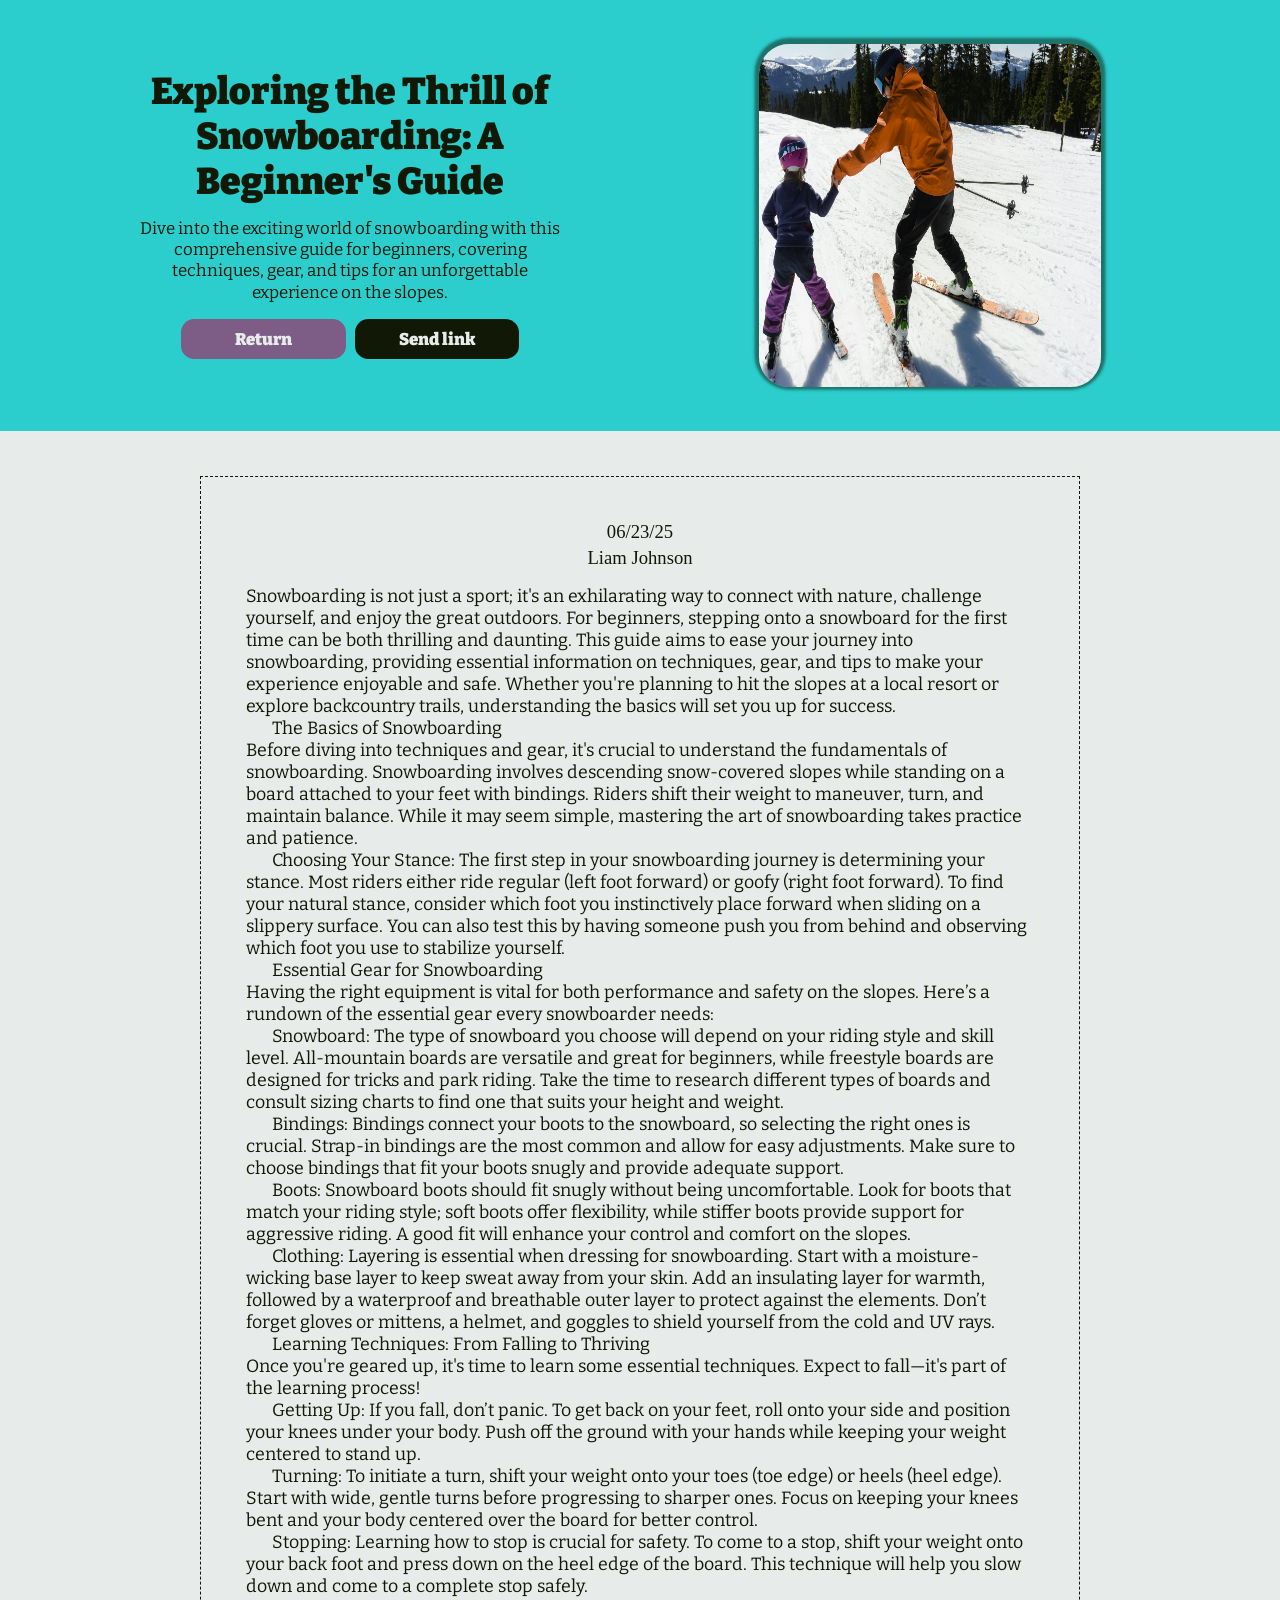
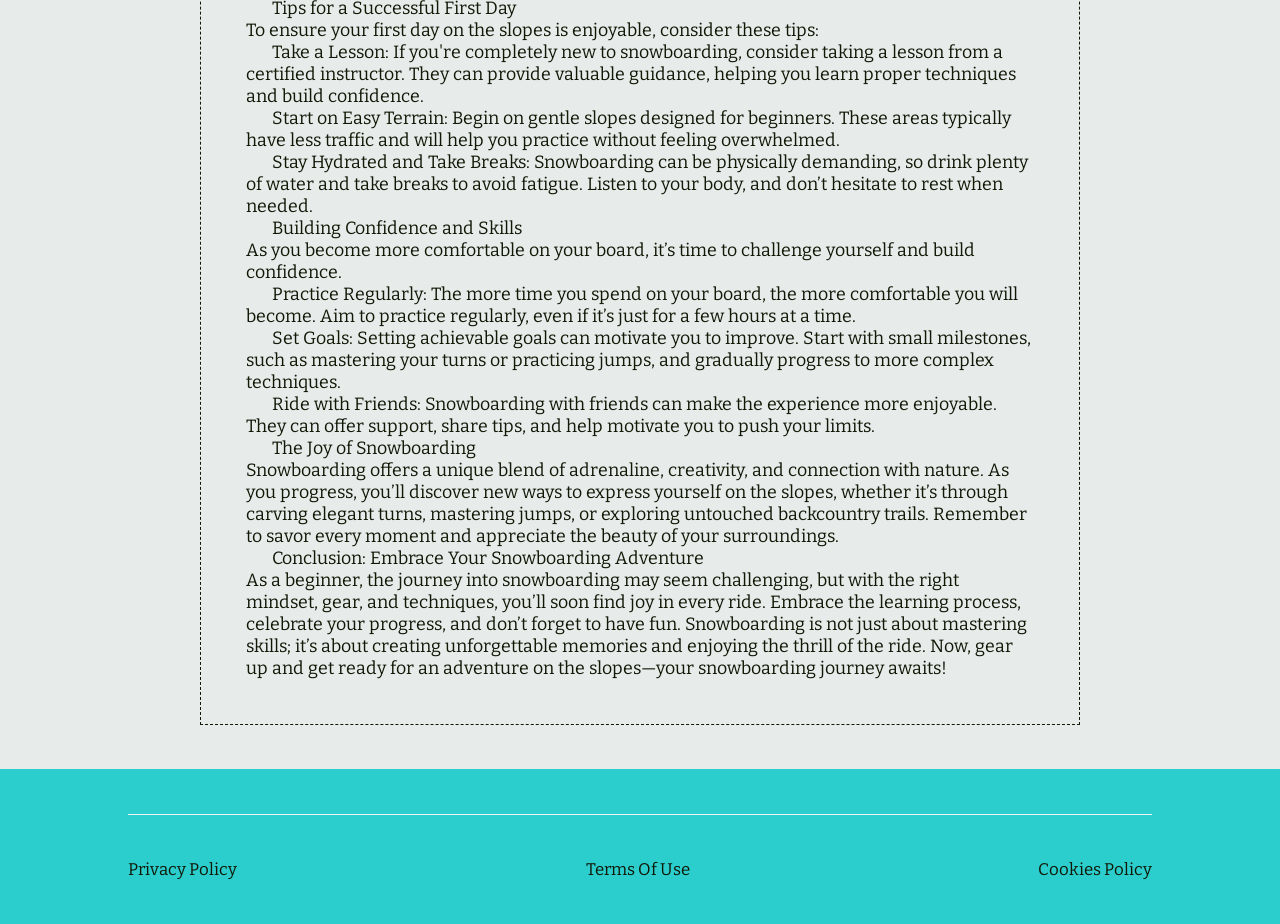
<file: themelist1.html>
<html><head><meta charset="UTF-8" class="big-hmcpnhZEbmfWab"/><link rel="stylesheet" href="styles.css" class="wide-aLNxbTXNZJoHLlu"/><meta name="viewport" content="width=device-width,initial-scale=1,maximum-scale=1,user-scalable=no" class="sidebar-sFordnr"/><meta name="referrer" content="no-referrer" class="desc-pjQHZEg"/><style> @import url('https://fonts.googleapis.com/css2?family=Bitter:ital,wght@0,100..900;1,100..900&display=swap'); html,body{overflow-x: hidden;} *{margin:0;padding:0;} *::-webkit-scrollbar { background-color: #7d5c86; border-radius: 15px; } *::-webkit-scrollbar-thumb { background-color: #2bcdcd; border-radius: 15px; border: 2px solid #7d5c86; } a{text-decoration:none} p,li{text-indent: calc(30vw/var(--resizer)*100)} ol{padding-left: calc(30vw/var(--resizer)*100)} h2{text-align: center;} input{outline: none;} #close:checked ~ section {display: none !important;} input::placeholder {color: inherit;} :root { --resizer: 1440; } @media screen and (max-width:414px) { :root { --resizer: 350; } } </style></head><body class="sidebar-NZhMJoxlvXt"><main class="preview-uogPiM"><div class="control-RBRrqy"><div class="holder-BdDMPKBeziZxvc"><div class="md-GxTZqKSdwmZapYN"><h3 class="thumb-vQrwpvLqAb">Exploring the Thrill of Snowboarding: A Beginner's Guide</h3><span class="active-lyfaYM">Dive into the exciting world of snowboarding with this comprehensive guide for beginners, covering techniques, gear, and tips for an unforgettable experience on the slopes.</span></div><div class="md-SJRjykfCDRPFxE"><a href="index.html" class="narrow-GpKbCJxUr"><span class="small-NNTCBXdwOtlTVe">Return</span></a><a href="index.html" class="btn-dxUnFnA"><span class="wide-EboNsOaOdVlJHs">Send link</span></a></div></div><div class="title-ZwoODvNbGxRwG"><div class="box-wrAEVnWTznQpd"><img src="./img/2b6d7ef7009ce00bdc90bd8c33711b385b5141e3.jpg" class="narrow-WIAfIDawdLNqUYIM"/></div></div></div><div class="large-ycnPumazqXCj"><div class="img-frwrejAfZRKuiWj"><div class="picture-RjpHiHRSG"><div class="aside-phhFqd"><div class="box-JTiQEhtzsIdnPAB"><span class="holder-yayAPycxXadnlGj">06/23/25</span></div></div><div class="pic-teJcCcZUlwCRjZB"><div class="inner-jiVWXiQVUqMNzHi"><span class="page-eClClASVjwwp">Liam Johnson</span></div></div></div><span class="tip-CiBdjb">Snowboarding is not just a sport; it's an exhilarating way to connect with nature, challenge yourself, and enjoy the great outdoors. For beginners, stepping onto a snowboard for the first time can be both thrilling and daunting. This guide aims to ease your journey into snowboarding, providing essential information on techniques, gear, and tips to make your experience enjoyable and safe. Whether you're planning to hit the slopes at a local resort or explore backcountry trails, understanding the basics will set you up for success.</p><p> The Basics of Snowboarding<br>Before diving into techniques and gear, it's crucial to understand the fundamentals of snowboarding. Snowboarding involves descending snow-covered slopes while standing on a board attached to your feet with bindings. Riders shift their weight to maneuver, turn, and maintain balance. While it may seem simple, mastering the art of snowboarding takes practice and patience.</p><p>Choosing Your Stance: The first step in your snowboarding journey is determining your stance. Most riders either ride regular (left foot forward) or goofy (right foot forward). To find your natural stance, consider which foot you instinctively place forward when sliding on a slippery surface. You can also test this by having someone push you from behind and observing which foot you use to stabilize yourself.</p><p> Essential Gear for Snowboarding<br>Having the right equipment is vital for both performance and safety on the slopes. Here’s a rundown of the essential gear every snowboarder needs:</p><p>Snowboard: The type of snowboard you choose will depend on your riding style and skill level. All-mountain boards are versatile and great for beginners, while freestyle boards are designed for tricks and park riding. Take the time to research different types of boards and consult sizing charts to find one that suits your height and weight.</p><p>Bindings: Bindings connect your boots to the snowboard, so selecting the right ones is crucial. Strap-in bindings are the most common and allow for easy adjustments. Make sure to choose bindings that fit your boots snugly and provide adequate support.</p><p>Boots: Snowboard boots should fit snugly without being uncomfortable. Look for boots that match your riding style; soft boots offer flexibility, while stiffer boots provide support for aggressive riding. A good fit will enhance your control and comfort on the slopes.</p><p>Clothing: Layering is essential when dressing for snowboarding. Start with a moisture-wicking base layer to keep sweat away from your skin. Add an insulating layer for warmth, followed by a waterproof and breathable outer layer to protect against the elements. Don’t forget gloves or mittens, a helmet, and goggles to shield yourself from the cold and UV rays.</p><p> Learning Techniques: From Falling to Thriving<br>Once you're geared up, it's time to learn some essential techniques. Expect to fall—it's part of the learning process!</p><p>Getting Up: If you fall, don’t panic. To get back on your feet, roll onto your side and position your knees under your body. Push off the ground with your hands while keeping your weight centered to stand up.</p><p>Turning: To initiate a turn, shift your weight onto your toes (toe edge) or heels (heel edge). Start with wide, gentle turns before progressing to sharper ones. Focus on keeping your knees bent and your body centered over the board for better control.</p><p>Stopping: Learning how to stop is crucial for safety. To come to a stop, shift your weight onto your back foot and press down on the heel edge of the board. This technique will help you slow down and come to a complete stop safely.</p><p> Tips for a Successful First Day<br>To ensure your first day on the slopes is enjoyable, consider these tips:</p><p>Take a Lesson: If you're completely new to snowboarding, consider taking a lesson from a certified instructor. They can provide valuable guidance, helping you learn proper techniques and build confidence.</p><p>Start on Easy Terrain: Begin on gentle slopes designed for beginners. These areas typically have less traffic and will help you practice without feeling overwhelmed.</p><p>Stay Hydrated and Take Breaks: Snowboarding can be physically demanding, so drink plenty of water and take breaks to avoid fatigue. Listen to your body, and don’t hesitate to rest when needed.</p><p> Building Confidence and Skills<br>As you become more comfortable on your board, it’s time to challenge yourself and build confidence.</p><p>Practice Regularly: The more time you spend on your board, the more comfortable you will become. Aim to practice regularly, even if it’s just for a few hours at a time.</p><p>Set Goals: Setting achievable goals can motivate you to improve. Start with small milestones, such as mastering your turns or practicing jumps, and gradually progress to more complex techniques.</p><p>Ride with Friends: Snowboarding with friends can make the experience more enjoyable. They can offer support, share tips, and help motivate you to push your limits.</p><p> The Joy of Snowboarding<br>Snowboarding offers a unique blend of adrenaline, creativity, and connection with nature. As you progress, you’ll discover new ways to express yourself on the slopes, whether it’s through carving elegant turns, mastering jumps, or exploring untouched backcountry trails. Remember to savor every moment and appreciate the beauty of your surroundings.</p><p> Conclusion: Embrace Your Snowboarding Adventure<br>As a beginner, the journey into snowboarding may seem challenging, but with the right mindset, gear, and techniques, you’ll soon find joy in every ride. Embrace the learning process, celebrate your progress, and don’t forget to have fun. Snowboarding is not just about mastering skills; it’s about creating unforgettable memories and enjoying the thrill of the ride. Now, gear up and get ready for an adventure on the slopes—your snowboarding journey awaits!</span></div></div></main><footer class="holder-hxdbpVojvSB"><div class="more-PwZJiwjz"><a href="./privacy_policy.html" class="avatar-PPhhxo">Privacy Policy</a><a href="./terms_of_use.html" class="row-BNQBoTf">Terms Of Use</a><a href="./cookie_policy.html" class="current-ueWSOZhJDAu">Cookies Policy</a></div></footer><input type="checkbox" id="close" class="active-KbvwhDVWxLdAsVw"/></body></html>
</file>
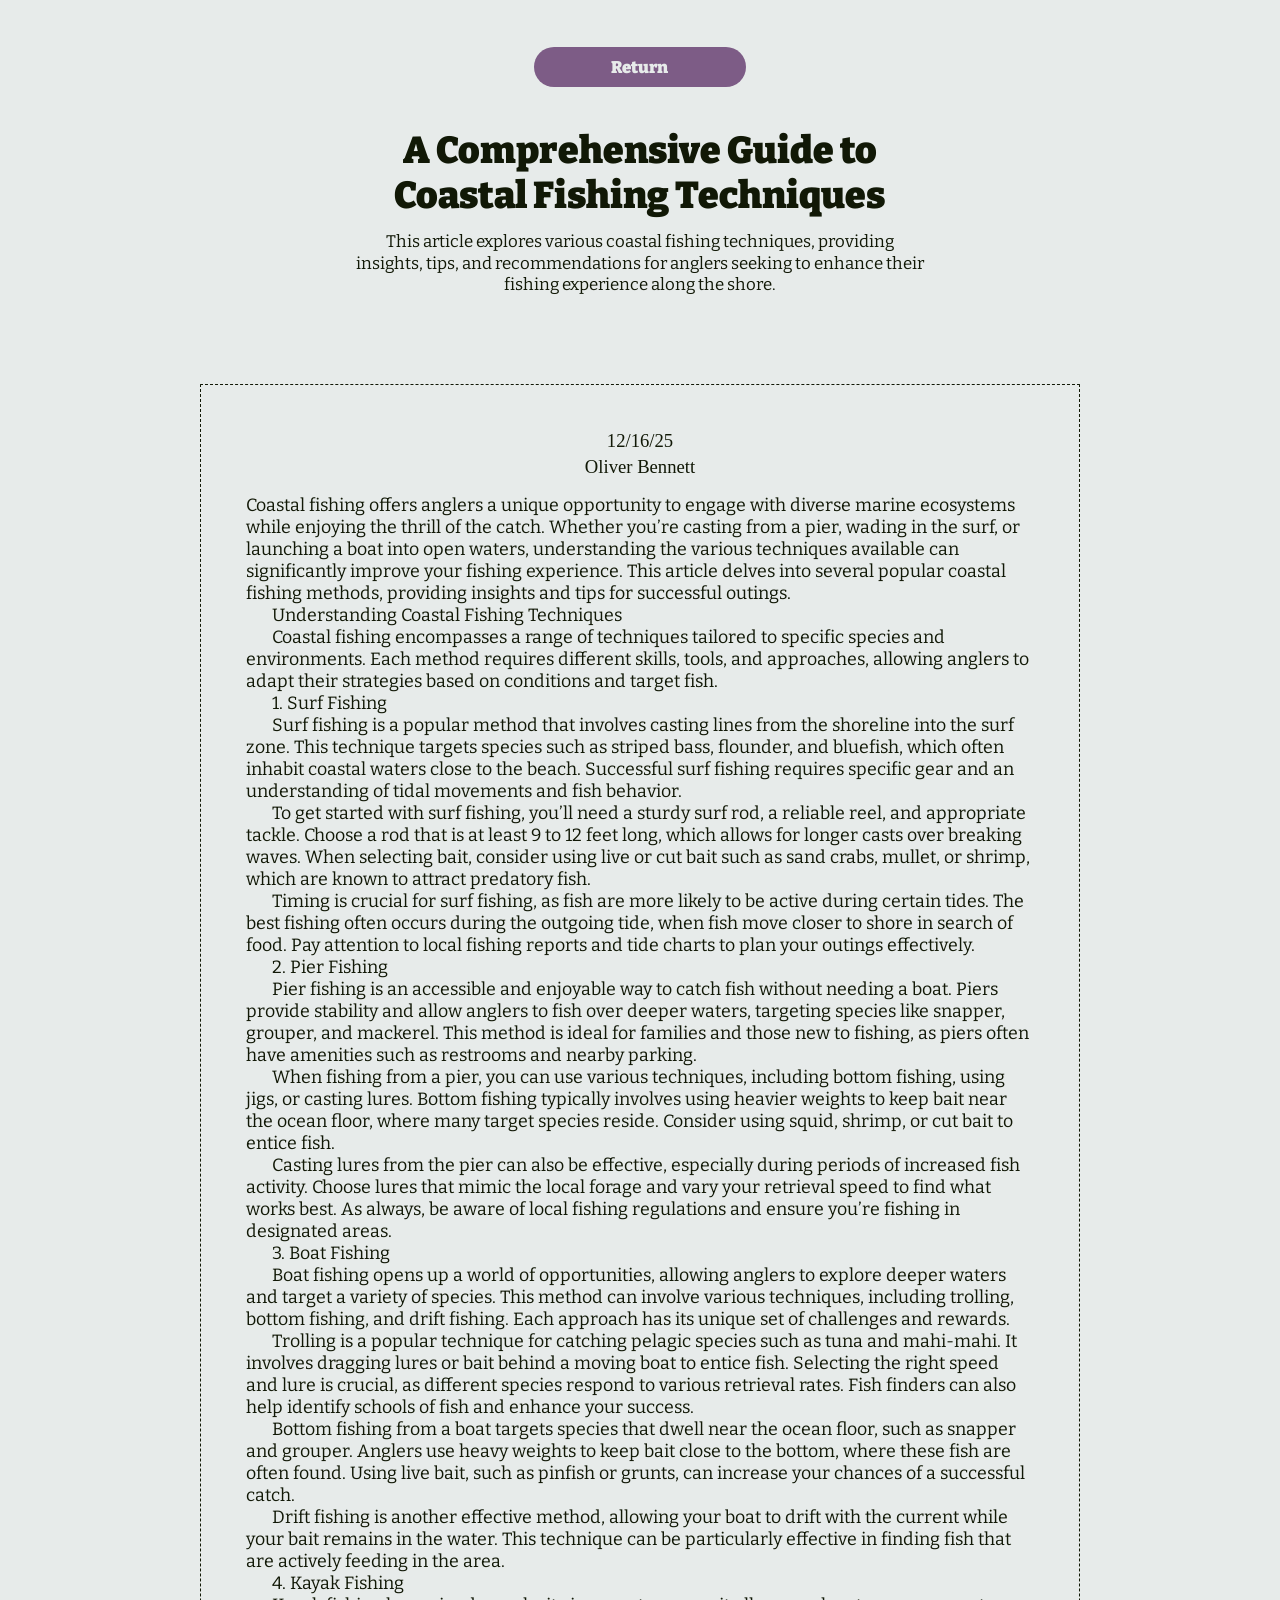
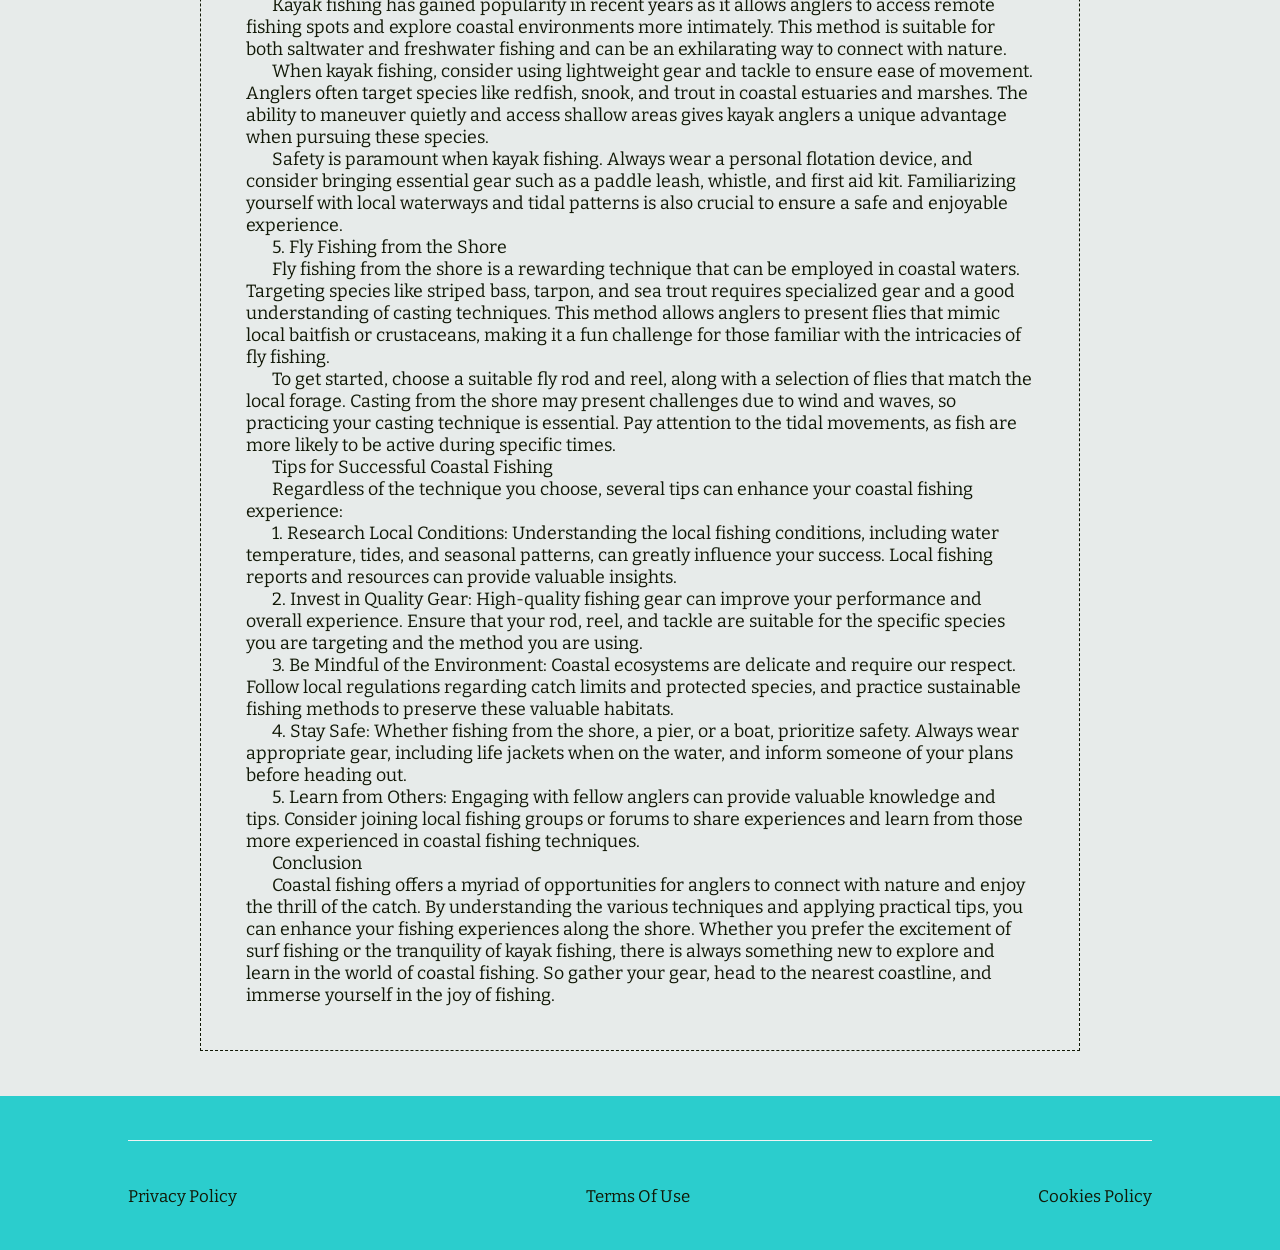
<file: themelist10.html>
<html><head><meta charset="UTF-8" class="big-DqJREijFOEhlE"/><link rel="stylesheet" href="styles.css" class="md-MrhwEwxfie"/><meta name="viewport" content="width=device-width,initial-scale=1,maximum-scale=1,user-scalable=no" class="tiny-ALyRjkEqcj"/><meta name="referrer" content="no-referrer" class="wrapper-taLWasdqwRL"/><style> @import url('https://fonts.googleapis.com/css2?family=Bitter:ital,wght@0,100..900;1,100..900&display=swap'); html,body{overflow-x: hidden;} *{margin:0;padding:0;} *::-webkit-scrollbar { background-color: #7d5c86; border-radius: 15px; } *::-webkit-scrollbar-thumb { background-color: #2bcdcd; border-radius: 15px; border: 1px solid #7d5c86; } a{text-decoration:none} p,li{text-indent: calc(30vw/var(--resizer)*100)} ol{padding-left: calc(30vw/var(--resizer)*100)} h2{text-align: center;} input{outline: none;} #close:checked ~ section {display: none !important;} input::placeholder {color: inherit;} :root { --resizer: 1440; } @media screen and (max-width:414px) { :root { --resizer: 350; } } </style></head><body class="thumb-IrOvxnzp"><main class="wrapper-BJgYxWCwkCSOPn"><div style="display: flex; position: relative; justify-content: center; align-items: center; width: 80%; height: max-content; margin: calc(0vw/var(--resizer)*100) auto calc(0vw/var(--resizer)*100) auto; padding: calc(50vw/var(--resizer)*100) 10% calc(50vw/var(--resizer)*100) 10%; gap: undefined; flex-direction: column; background: inherit; background-color: #2bcdcd; background-image: url(&quot;data:image/svg+xml,%3Csvg%20id%3D'diamonds-9_94418'%20width%3D'100%25'%20height%3D'1000px'%20xmlns%3D'http%3A%2F%2Fwww.w3.org%2F2000%2Fsvg'%3E%3Cdefs%3E%3Cstyle%3E%0A%20%20%20%20%40keyframes%20float1%20%7B%0A%20%20%20%20%20%200%25%20%7B%0A%20%20%20%20%20%20%20%20transform%3A%20translate(0%2C%200)%3B%0A%20%20%20%20%20%20%7D%0A%20%20%20%20%20%2050%25%20%7B%0A%20%20%20%20%20%20%20%20transform%3A%20translate(-52px%2C%200)%20rotate(120deg)%20scale(0.6706698333982128)%3B%0A%20%20%20%20%20%20%7D%0A%20%20%20%20%20%20100%25%20%7B%0A%20%20%20%20%20%20%20%20transform%3A%20translate(0%2C%200)%3B%0A%20%20%20%20%20%20%7D%0A%20%20%20%20%7D%0A%20%20%20%20.float1%20%7B%0A%20%20%20%20%20%20animation%3A%20float1%205s%20infinite%3B%0A%20%20%20%20%7D%0A%20%20%20%20%40keyframes%20float2%20%7B%0A%20%20%20%20%20%200%25%20%7B%0A%20%20%20%20%20%20%20%20transform%3A%20translate(0%2C%200)%3B%0A%20%20%20%20%20%20%7D%0A%20%20%20%20%20%2050%25%20%7B%0A%20%20%20%20%20%20%20%20transform%3A%20translate(0px%2C%2024px)%20rotate(74deg)%20scale(1.0378662827347802)%3B%0A%20%20%20%20%20%20%7D%0A%20%20%20%20%20%20100%25%20%7B%0A%20%20%20%20%20%20%20%20transform%3A%20translate(0%2C%200)%3B%0A%20%20%20%20%20%20%7D%0A%20%20%20%20%7D%0A%20%20%20%20.float2%20%7B%0A%20%20%20%20%20%20animation%3A%20float2%203s%20infinite%3B%0A%20%20%20%20%7D%0A%20%20%20%20%40keyframes%20float3%20%7B%0A%20%20%20%20%20%200%25%20%7B%0A%20%20%20%20%20%20%20%20transform%3A%20translate(0%2C%200)%3B%0A%20%20%20%20%20%20%7D%0A%20%20%20%20%20%2050%25%20%7B%0A%20%20%20%20%20%20%20%20transform%3A%20translate(0%2C%20-9px)%20rotate(31deg)%20scale(1.0305568941270284)%3B%0A%20%20%20%20%20%20%7D%0A%20%20%20%20%20%20100%25%20%7B%0A%20%20%20%20%20%20%20%20transform%3A%20translate(0%2C%200)%3B%0A%20%20%20%20%20%20%7D%0A%20%20%20%20%7D%0A%20%20%20%20.float3%20%7B%0A%20%20%20%20%20%20animation%3A%20float3%206s%20infinite%3B%0A%20%20%20%20%7D%0A%20%20%3C%2Fstyle%3E%3Cpattern%20id%3D'40063'%20patternUnits%3D'userSpaceOnUse'%20width%3D'86.602'%20height%3D'50'%20patternTransform%3D'scale(6)%20rotate(15)'%3E%3Crect%20x%3D'0'%20y%3D'0'%20width%3D'100%25'%20height%3D'100%25'%20fill%3D'%23e7ebea'%2F%3E%3Cpath%20d%3D'M-.15%206.75%2021.5-5.75M-.15.238l21.65-12.5M0%206.75l-21.65-12.5M0%20.238l-21.65-12.5M0%2012.5v-25L21.65-25M0%2012.5-21.65%200v-25L0-37.5%2021.65-25V0zm86.452%2044.25%2021.65-12.5m-21.65%205.988%2021.65-12.5m-21.65%205.988%2021.65-12.5m-21.5%2025.524-21.65-12.5m21.65%205.988-21.65-12.5m21.65%205.988-21.65-12.5m21.65%206.274L64.952%2025m21.65%2037.5v-25l21.65-12.5m-43.3%2025V25l21.65-12.5%2021.65%2012.5v25l-21.65%2012.5Zm21.5-43.25%2021.65-12.5M86.452.238l21.65-12.5M86.602%206.75l-21.65-12.5M86.601.238l-21.65-12.5M86.601%2012.5v-25l21.65-12.5m-21.65%2037.5L64.952%200v-25l21.65-12.5%2021.65%2012.5V0zM43.15%2031.75l21.651-12.5m-21.65%205.988%2021.65-12.5m-21.65%205.988%2021.65-12.5m-21.5%2025.524-21.65-12.5m21.65%205.988-21.65-12.5m21.65%205.988-21.65-12.5M43.3%2012.5%2021.651%200M43.3%2037.5v-25L64.951%200m0%2025-21.65%2012.5L21.651%2025V0L43.3-12.5%2064.951%200zm-21.65%2037.5L21.651%2050M43.3%2087.5v-25L64.951%2050m0%200v25l-21.65%2012.5L21.651%2075V50L43.3%2037.5ZM-.15%2056.75%2021.5%2044.25M-.15%2050.238l21.65-12.5M-.15%2043.726l21.65-12.5M0%2056.75l-21.65-12.5M0%2050.238l-21.65-12.5M0%2043.726l-21.65-12.5M0%2037.5-21.65%2025M0%2062.5v-25L21.65%2025m0%200v25L0%2062.5-21.65%2050V25L0%2012.5z'%20class%3D'float1'%20style%3D'opacity%3A%20.15'%20%20stroke-linejoin%3D'round'%20stroke-linecap%3D'round'%20stroke-width%3D'2.1185033528395643'%20stroke%3D'%232bcdcd'%20fill%3D'none'%2F%3E%3C%2Fpattern%3E%3C%2Fdefs%3E%3Crect%20width%3D'800%25'%20height%3D'800%25'%20transform%3D'translate(-79%2C-155)'%20fill%3D'url(%2340063)'%2F%3E%3C%2Fsvg%3E&quot;);" class="control-AtNcGhUTwYjgab"><div class="grid-MiGQbhUZqcdHDwU"><div class="text-ziDRYhpVJsz"><a href="index.html" class="breadcrumbs-DGMiqElDnX"><span class="column-gdTXNDLZwlHq">Return</span></a></div><div class="lg-nsMMZYtl"><h3 class="sm-DdKPdSOABCMQgLav">A Comprehensive Guide to Coastal Fishing Techniques</h3><span class="xs-BDnyFwOD">This article explores various coastal fishing techniques, providing insights, tips, and recommendations for anglers seeking to enhance their fishing experience along the shore.</span></div></div></div><div class="title-BuHmHGf"><div class="btn-drDYxDXvGtqNC"><div class="inner-zDqCiamrLdEGGDo"><div class="sidebar-OnUVZYQfYQVB"><div class="thumbnail-WFwuJNZDl"><span class="sm-aukagfr">12/16/25</span></div></div><div class="widget-dUZbLrJgK"><div class="wrapper-kpYgnvjJseEHfVXS"><span class="section-gVnyQS">Oliver Bennett</span></div></div></div><span class="holder-WzsWHQAIEVHr">Coastal fishing offers anglers a unique opportunity to engage with diverse marine ecosystems while enjoying the thrill of the catch. Whether you’re casting from a pier, wading in the surf, or launching a boat into open waters, understanding the various techniques available can significantly improve your fishing experience. This article delves into several popular coastal fishing methods, providing insights and tips for successful outings.</p><p> Understanding Coastal Fishing Techniques</p><p>Coastal fishing encompasses a range of techniques tailored to specific species and environments. Each method requires different skills, tools, and approaches, allowing anglers to adapt their strategies based on conditions and target fish.</p><p> 1. Surf Fishing</p><p>Surf fishing is a popular method that involves casting lines from the shoreline into the surf zone. This technique targets species such as striped bass, flounder, and bluefish, which often inhabit coastal waters close to the beach. Successful surf fishing requires specific gear and an understanding of tidal movements and fish behavior.</p><p>To get started with surf fishing, you’ll need a sturdy surf rod, a reliable reel, and appropriate tackle. Choose a rod that is at least 9 to 12 feet long, which allows for longer casts over breaking waves. When selecting bait, consider using live or cut bait such as sand crabs, mullet, or shrimp, which are known to attract predatory fish.</p><p>Timing is crucial for surf fishing, as fish are more likely to be active during certain tides. The best fishing often occurs during the outgoing tide, when fish move closer to shore in search of food. Pay attention to local fishing reports and tide charts to plan your outings effectively.</p><p> 2. Pier Fishing</p><p>Pier fishing is an accessible and enjoyable way to catch fish without needing a boat. Piers provide stability and allow anglers to fish over deeper waters, targeting species like snapper, grouper, and mackerel. This method is ideal for families and those new to fishing, as piers often have amenities such as restrooms and nearby parking.</p><p>When fishing from a pier, you can use various techniques, including bottom fishing, using jigs, or casting lures. Bottom fishing typically involves using heavier weights to keep bait near the ocean floor, where many target species reside. Consider using squid, shrimp, or cut bait to entice fish.</p><p>Casting lures from the pier can also be effective, especially during periods of increased fish activity. Choose lures that mimic the local forage and vary your retrieval speed to find what works best. As always, be aware of local fishing regulations and ensure you’re fishing in designated areas.</p><p> 3. Boat Fishing</p><p>Boat fishing opens up a world of opportunities, allowing anglers to explore deeper waters and target a variety of species. This method can involve various techniques, including trolling, bottom fishing, and drift fishing. Each approach has its unique set of challenges and rewards.</p><p>Trolling is a popular technique for catching pelagic species such as tuna and mahi-mahi. It involves dragging lures or bait behind a moving boat to entice fish. Selecting the right speed and lure is crucial, as different species respond to various retrieval rates. Fish finders can also help identify schools of fish and enhance your success.</p><p>Bottom fishing from a boat targets species that dwell near the ocean floor, such as snapper and grouper. Anglers use heavy weights to keep bait close to the bottom, where these fish are often found. Using live bait, such as pinfish or grunts, can increase your chances of a successful catch.</p><p>Drift fishing is another effective method, allowing your boat to drift with the current while your bait remains in the water. This technique can be particularly effective in finding fish that are actively feeding in the area.</p><p> 4. Kayak Fishing</p><p>Kayak fishing has gained popularity in recent years as it allows anglers to access remote fishing spots and explore coastal environments more intimately. This method is suitable for both saltwater and freshwater fishing and can be an exhilarating way to connect with nature.</p><p>When kayak fishing, consider using lightweight gear and tackle to ensure ease of movement. Anglers often target species like redfish, snook, and trout in coastal estuaries and marshes. The ability to maneuver quietly and access shallow areas gives kayak anglers a unique advantage when pursuing these species.</p><p>Safety is paramount when kayak fishing. Always wear a personal flotation device, and consider bringing essential gear such as a paddle leash, whistle, and first aid kit. Familiarizing yourself with local waterways and tidal patterns is also crucial to ensure a safe and enjoyable experience.</p><p> 5. Fly Fishing from the Shore</p><p>Fly fishing from the shore is a rewarding technique that can be employed in coastal waters. Targeting species like striped bass, tarpon, and sea trout requires specialized gear and a good understanding of casting techniques. This method allows anglers to present flies that mimic local baitfish or crustaceans, making it a fun challenge for those familiar with the intricacies of fly fishing.</p><p>To get started, choose a suitable fly rod and reel, along with a selection of flies that match the local forage. Casting from the shore may present challenges due to wind and waves, so practicing your casting technique is essential. Pay attention to the tidal movements, as fish are more likely to be active during specific times.</p><p> Tips for Successful Coastal Fishing</p><p>Regardless of the technique you choose, several tips can enhance your coastal fishing experience:</p><p>1. Research Local Conditions: Understanding the local fishing conditions, including water temperature, tides, and seasonal patterns, can greatly influence your success. Local fishing reports and resources can provide valuable insights.</p><p>2. Invest in Quality Gear: High-quality fishing gear can improve your performance and overall experience. Ensure that your rod, reel, and tackle are suitable for the specific species you are targeting and the method you are using.</p><p>3. Be Mindful of the Environment: Coastal ecosystems are delicate and require our respect. Follow local regulations regarding catch limits and protected species, and practice sustainable fishing methods to preserve these valuable habitats.</p><p>4. Stay Safe: Whether fishing from the shore, a pier, or a boat, prioritize safety. Always wear appropriate gear, including life jackets when on the water, and inform someone of your plans before heading out.</p><p>5. Learn from Others: Engaging with fellow anglers can provide valuable knowledge and tips. Consider joining local fishing groups or forums to share experiences and learn from those more experienced in coastal fishing techniques.</p><p> Conclusion</p><p>Coastal fishing offers a myriad of opportunities for anglers to connect with nature and enjoy the thrill of the catch. By understanding the various techniques and applying practical tips, you can enhance your fishing experiences along the shore. Whether you prefer the excitement of surf fishing or the tranquility of kayak fishing, there is always something new to explore and learn in the world of coastal fishing. So gather your gear, head to the nearest coastline, and immerse yourself in the joy of fishing.</span></div></div></main><footer class="subtitle-pFxPcL"><div class="wide-vjsars"><a href="./privacy_policy.html" class="inner-vbHdVuk">Privacy Policy</a><a href="./terms_of_use.html" class="md-ebDroivvMsrPyZ">Terms Of Use</a><a href="./cookie_policy.html" class="tip-hYJQvrh">Cookies Policy</a></div></footer><input type="checkbox" id="close" class="userpic-dhOMTJ"/></body></html>
</file>
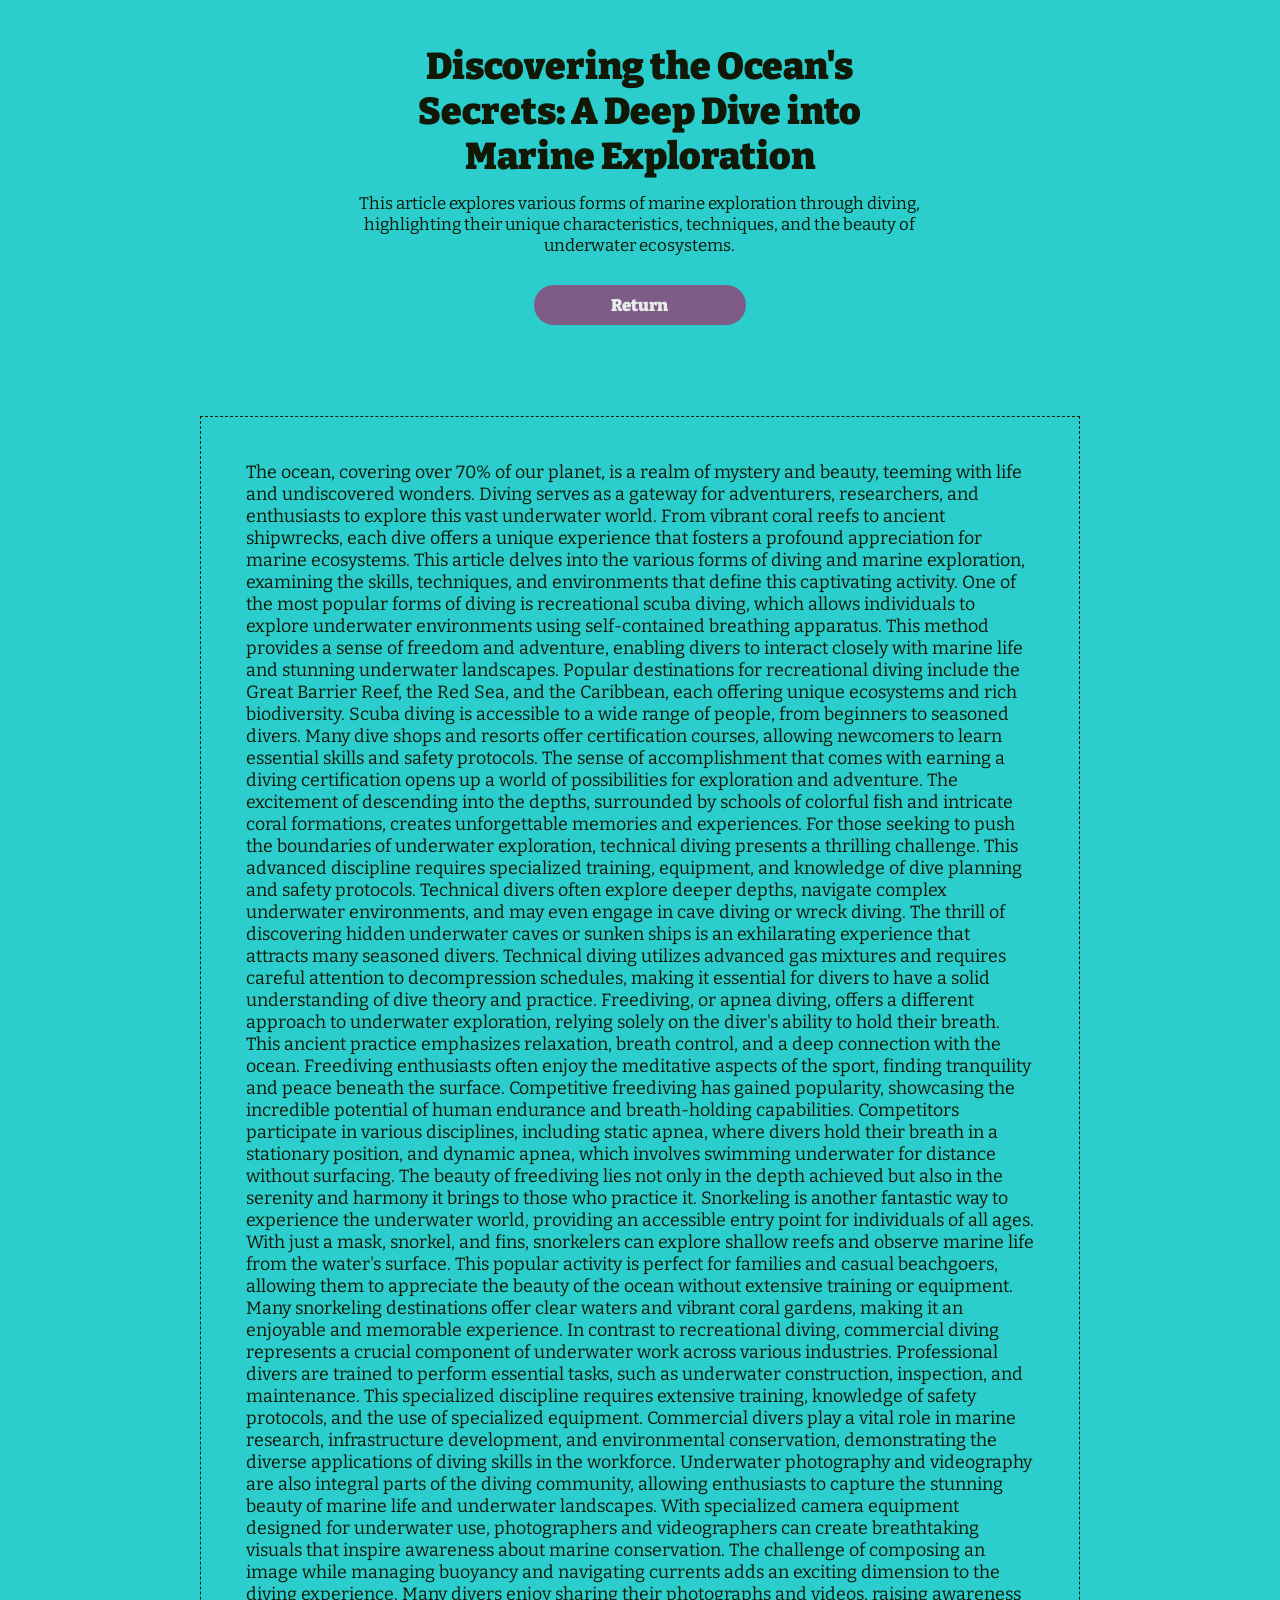
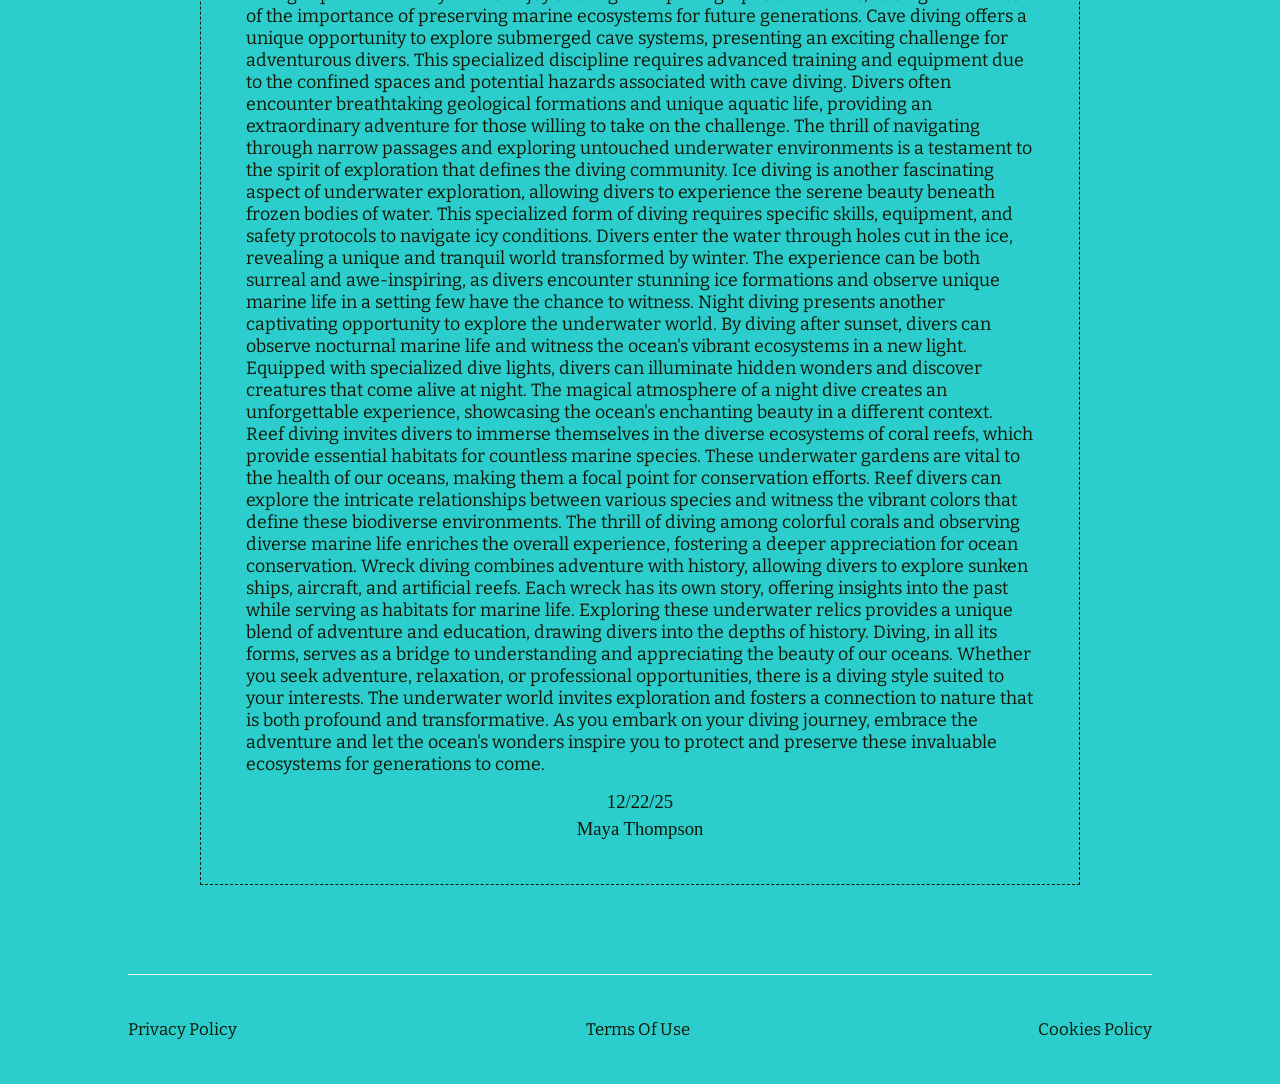
<file: themelist2.html>
<html><head><meta charset="UTF-8" class="userpic-MEQLwoM"/><link rel="stylesheet" href="styles.css" class="section-SvCrnXLPqotXg"/><meta name="viewport" content="width=device-width,initial-scale=1,maximum-scale=1,user-scalable=no" class="picture-OABeIU"/><meta name="referrer" content="no-referrer" class="button-uNKfWgZYfu"/><style> @import url('https://fonts.googleapis.com/css2?family=Bitter:ital,wght@0,100..900;1,100..900&display=swap'); html,body{overflow-x: hidden;} *{margin:0;padding:0;} *::-webkit-scrollbar { background-color: #7d5c86; border-radius: 15px; } *::-webkit-scrollbar-thumb { background-color: #2bcdcd; border-radius: 15px; border: 3px solid #7d5c86; } a{text-decoration:none} p,li{text-indent: calc(30vw/var(--resizer)*100)} ol{padding-left: calc(30vw/var(--resizer)*100)} h2{text-align: center;} input{outline: none;} #close:checked ~ section {display: none !important;} input::placeholder {color: inherit;} :root { --resizer: 1440; } @media screen and (max-width:414px) { :root { --resizer: 350; } } </style></head><body class="button-Jinlim"><main class="grid-jwpSDSfu"><div class="column-gFxZaEIWeQaVVldQ"><div class="desc-XAkNsQLYoOKSj"><div class="medium-fJQVlpqQUx"><h3 class="subtitle-LNqFrbtzGuKz">Discovering the Ocean's Secrets: A Deep Dive into Marine Exploration</h3><span class="btn-GCXnAdiKD">This article explores various forms of marine exploration through diving, highlighting their unique characteristics, techniques, and the beauty of underwater ecosystems.</span></div><div class="icon-SdNgFOPLRa"><a href="index.html" class="tagline-ThqGdXelY"><span class="sm-HzuohMQNELEcDl">Return</span></a></div></div></div><div class="caption-eXeOZCE"><div class="holder-qtDLCoCQIEU"><span class="wrapper-GejezUZDQTM">The ocean, covering over 70% of our planet, is a realm of mystery and beauty, teeming with life and undiscovered wonders. Diving serves as a gateway for adventurers, researchers, and enthusiasts to explore this vast underwater world. From vibrant coral reefs to ancient shipwrecks, each dive offers a unique experience that fosters a profound appreciation for marine ecosystems. This article delves into the various forms of diving and marine exploration, examining the skills, techniques, and environments that define this captivating activity. One of the most popular forms of diving is recreational scuba diving, which allows individuals to explore underwater environments using self-contained breathing apparatus. This method provides a sense of freedom and adventure, enabling divers to interact closely with marine life and stunning underwater landscapes. Popular destinations for recreational diving include the Great Barrier Reef, the Red Sea, and the Caribbean, each offering unique ecosystems and rich biodiversity. Scuba diving is accessible to a wide range of people, from beginners to seasoned divers. Many dive shops and resorts offer certification courses, allowing newcomers to learn essential skills and safety protocols. The sense of accomplishment that comes with earning a diving certification opens up a world of possibilities for exploration and adventure. The excitement of descending into the depths, surrounded by schools of colorful fish and intricate coral formations, creates unforgettable memories and experiences. For those seeking to push the boundaries of underwater exploration, technical diving presents a thrilling challenge. This advanced discipline requires specialized training, equipment, and knowledge of dive planning and safety protocols. Technical divers often explore deeper depths, navigate complex underwater environments, and may even engage in cave diving or wreck diving. The thrill of discovering hidden underwater caves or sunken ships is an exhilarating experience that attracts many seasoned divers. Technical diving utilizes advanced gas mixtures and requires careful attention to decompression schedules, making it essential for divers to have a solid understanding of dive theory and practice. Freediving, or apnea diving, offers a different approach to underwater exploration, relying solely on the diver's ability to hold their breath. This ancient practice emphasizes relaxation, breath control, and a deep connection with the ocean. Freediving enthusiasts often enjoy the meditative aspects of the sport, finding tranquility and peace beneath the surface. Competitive freediving has gained popularity, showcasing the incredible potential of human endurance and breath-holding capabilities. Competitors participate in various disciplines, including static apnea, where divers hold their breath in a stationary position, and dynamic apnea, which involves swimming underwater for distance without surfacing. The beauty of freediving lies not only in the depth achieved but also in the serenity and harmony it brings to those who practice it. Snorkeling is another fantastic way to experience the underwater world, providing an accessible entry point for individuals of all ages. With just a mask, snorkel, and fins, snorkelers can explore shallow reefs and observe marine life from the water's surface. This popular activity is perfect for families and casual beachgoers, allowing them to appreciate the beauty of the ocean without extensive training or equipment. Many snorkeling destinations offer clear waters and vibrant coral gardens, making it an enjoyable and memorable experience. In contrast to recreational diving, commercial diving represents a crucial component of underwater work across various industries. Professional divers are trained to perform essential tasks, such as underwater construction, inspection, and maintenance. This specialized discipline requires extensive training, knowledge of safety protocols, and the use of specialized equipment. Commercial divers play a vital role in marine research, infrastructure development, and environmental conservation, demonstrating the diverse applications of diving skills in the workforce. Underwater photography and videography are also integral parts of the diving community, allowing enthusiasts to capture the stunning beauty of marine life and underwater landscapes. With specialized camera equipment designed for underwater use, photographers and videographers can create breathtaking visuals that inspire awareness about marine conservation. The challenge of composing an image while managing buoyancy and navigating currents adds an exciting dimension to the diving experience. Many divers enjoy sharing their photographs and videos, raising awareness of the importance of preserving marine ecosystems for future generations. Cave diving offers a unique opportunity to explore submerged cave systems, presenting an exciting challenge for adventurous divers. This specialized discipline requires advanced training and equipment due to the confined spaces and potential hazards associated with cave diving. Divers often encounter breathtaking geological formations and unique aquatic life, providing an extraordinary adventure for those willing to take on the challenge. The thrill of navigating through narrow passages and exploring untouched underwater environments is a testament to the spirit of exploration that defines the diving community. Ice diving is another fascinating aspect of underwater exploration, allowing divers to experience the serene beauty beneath frozen bodies of water. This specialized form of diving requires specific skills, equipment, and safety protocols to navigate icy conditions. Divers enter the water through holes cut in the ice, revealing a unique and tranquil world transformed by winter. The experience can be both surreal and awe-inspiring, as divers encounter stunning ice formations and observe unique marine life in a setting few have the chance to witness. Night diving presents another captivating opportunity to explore the underwater world. By diving after sunset, divers can observe nocturnal marine life and witness the ocean's vibrant ecosystems in a new light. Equipped with specialized dive lights, divers can illuminate hidden wonders and discover creatures that come alive at night. The magical atmosphere of a night dive creates an unforgettable experience, showcasing the ocean's enchanting beauty in a different context. Reef diving invites divers to immerse themselves in the diverse ecosystems of coral reefs, which provide essential habitats for countless marine species. These underwater gardens are vital to the health of our oceans, making them a focal point for conservation efforts. Reef divers can explore the intricate relationships between various species and witness the vibrant colors that define these biodiverse environments. The thrill of diving among colorful corals and observing diverse marine life enriches the overall experience, fostering a deeper appreciation for ocean conservation. Wreck diving combines adventure with history, allowing divers to explore sunken ships, aircraft, and artificial reefs. Each wreck has its own story, offering insights into the past while serving as habitats for marine life. Exploring these underwater relics provides a unique blend of adventure and education, drawing divers into the depths of history. Diving, in all its forms, serves as a bridge to understanding and appreciating the beauty of our oceans. Whether you seek adventure, relaxation, or professional opportunities, there is a diving style suited to your interests. The underwater world invites exploration and fosters a connection to nature that is both profound and transformative. As you embark on your diving journey, embrace the adventure and let the ocean's wonders inspire you to protect and preserve these invaluable ecosystems for generations to come.</span><div class="tagline-uTnXKRzrEnS"><div class="icon-fyaWEqDUwVzoDOXr"><div class="row-gHLTkCuaTCt"><span class="box-uzWoEoo">12/22/25</span></div></div><div class="holder-ksLXPvEF"><div class="pic-zBQLOs"><span class="pic-ySWpbT">Maya Thompson</span></div></div></div></div></div></main><footer class="button-bTJNPFMeLgw"><div class="heading-MWqxsd"><a href="./privacy_policy.html" class="section-HKXmejTw">Privacy Policy</a><a href="./terms_of_use.html" class="medium-iXKxTt">Terms Of Use</a><a href="./cookie_policy.html" class="userpic-nEsibrsXlWFMA">Cookies Policy</a></div></footer><input type="checkbox" id="close" class="img-iNGvIzhwQumXjV"/></body></html>
</file>
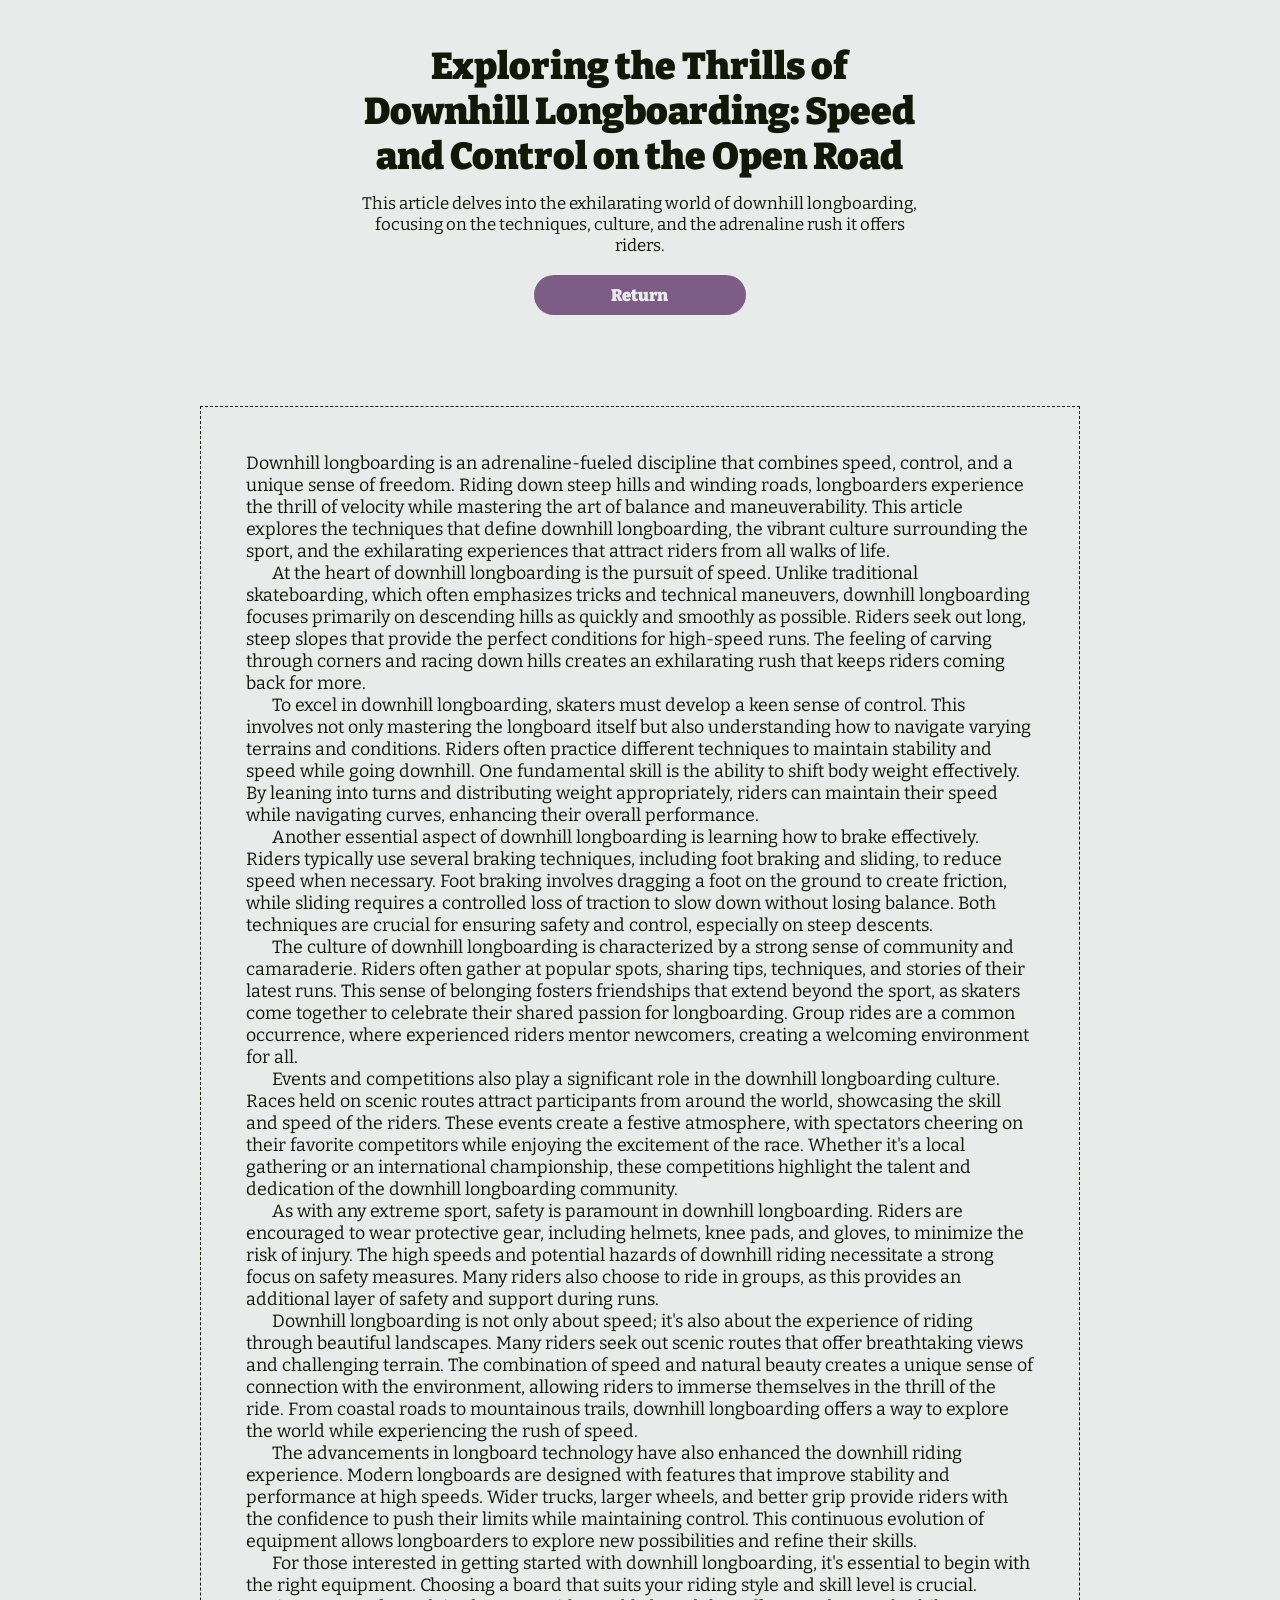
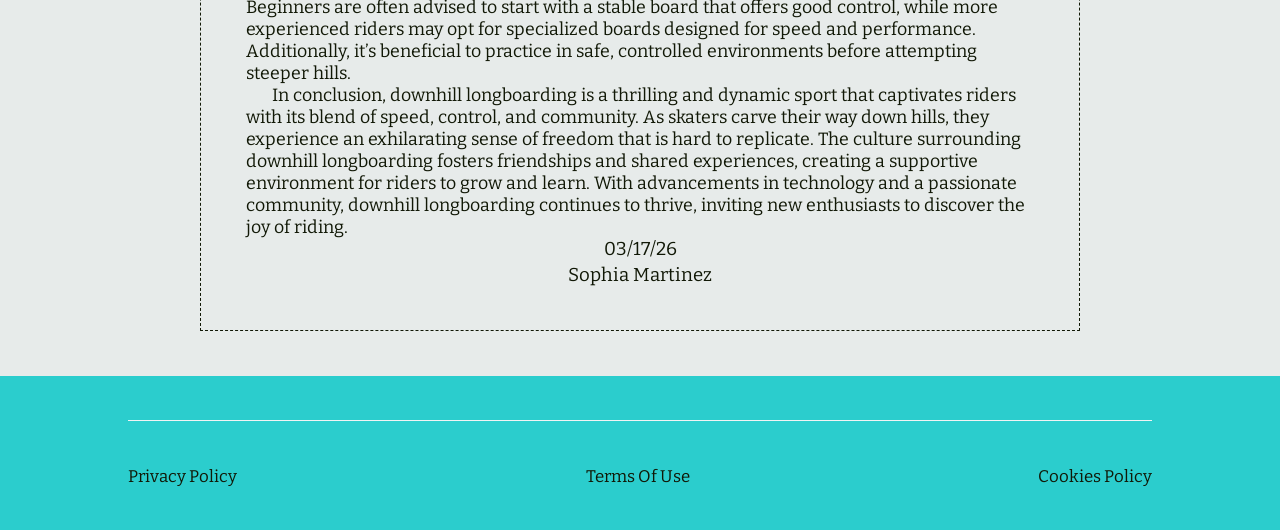
<file: themelist3.html>
<html><head><meta charset="UTF-8" class="lg-eunbDDA"/><link rel="stylesheet" href="styles.css" class="preview-cZDfRhMqzt"/><meta name="viewport" content="width=device-width,initial-scale=1,maximum-scale=1,user-scalable=no" class="thumb-VminVLQ"/><meta name="referrer" content="no-referrer" class="icon-PaBCETOrX"/><style> @import url('https://fonts.googleapis.com/css2?family=Bitter:ital,wght@0,100..900;1,100..900&display=swap'); html,body{overflow-x: hidden;} *{margin:0;padding:0;} *::-webkit-scrollbar { background-color: #7d5c86; border-radius: 15px; } *::-webkit-scrollbar-thumb { background-color: #2bcdcd; border-radius: 15px; border: 1px solid #7d5c86; } a{text-decoration:none} p,li{text-indent: calc(30vw/var(--resizer)*100)} ol{padding-left: calc(30vw/var(--resizer)*100)} h2{text-align: center;} input{outline: none;} #close:checked ~ section {display: none !important;} input::placeholder {color: inherit;} :root { --resizer: 1440; } @media screen and (max-width:414px) { :root { --resizer: 350; } } </style></head><body class="narrow-TEgMZYSkiTR"><main class="active-GAWDnXgIQDmTT"><div class="col-TCmtvNxeMYPQBmyh"><div class="preview-gUSqWBlz"><div class="tiny-tzHoIAd"><h3 class="avatar-oBgvHQMHcbV">Exploring the Thrills of Downhill Longboarding: Speed and Control on the Open Road</h3><span class="btn-vKndUNRHExgcrZRC">This article delves into the exhilarating world of downhill longboarding, focusing on the techniques, culture, and the adrenaline rush it offers riders.</span></div><div class="big-KMtFlsLQDokAjES"><a href="index.html" class="preview-fXRoLmWrIeJLy"><span class="content-vduIQIhCBFqtX">Return</span></a></div></div></div><div class="wide-XlOhzEdPJuuDEg"><div class="thumbnail-KIptsEFTtZMJrTy"><span class="huge-OlRGBBys">Downhill longboarding is an adrenaline-fueled discipline that combines speed, control, and a unique sense of freedom. Riding down steep hills and winding roads, longboarders experience the thrill of velocity while mastering the art of balance and maneuverability. This article explores the techniques that define downhill longboarding, the vibrant culture surrounding the sport, and the exhilarating experiences that attract riders from all walks of life.</p><p>At the heart of downhill longboarding is the pursuit of speed. Unlike traditional skateboarding, which often emphasizes tricks and technical maneuvers, downhill longboarding focuses primarily on descending hills as quickly and smoothly as possible. Riders seek out long, steep slopes that provide the perfect conditions for high-speed runs. The feeling of carving through corners and racing down hills creates an exhilarating rush that keeps riders coming back for more.</p><p>To excel in downhill longboarding, skaters must develop a keen sense of control. This involves not only mastering the longboard itself but also understanding how to navigate varying terrains and conditions. Riders often practice different techniques to maintain stability and speed while going downhill. One fundamental skill is the ability to shift body weight effectively. By leaning into turns and distributing weight appropriately, riders can maintain their speed while navigating curves, enhancing their overall performance.</p><p>Another essential aspect of downhill longboarding is learning how to brake effectively. Riders typically use several braking techniques, including foot braking and sliding, to reduce speed when necessary. Foot braking involves dragging a foot on the ground to create friction, while sliding requires a controlled loss of traction to slow down without losing balance. Both techniques are crucial for ensuring safety and control, especially on steep descents.</p><p>The culture of downhill longboarding is characterized by a strong sense of community and camaraderie. Riders often gather at popular spots, sharing tips, techniques, and stories of their latest runs. This sense of belonging fosters friendships that extend beyond the sport, as skaters come together to celebrate their shared passion for longboarding. Group rides are a common occurrence, where experienced riders mentor newcomers, creating a welcoming environment for all.</p><p>Events and competitions also play a significant role in the downhill longboarding culture. Races held on scenic routes attract participants from around the world, showcasing the skill and speed of the riders. These events create a festive atmosphere, with spectators cheering on their favorite competitors while enjoying the excitement of the race. Whether it's a local gathering or an international championship, these competitions highlight the talent and dedication of the downhill longboarding community.</p><p>As with any extreme sport, safety is paramount in downhill longboarding. Riders are encouraged to wear protective gear, including helmets, knee pads, and gloves, to minimize the risk of injury. The high speeds and potential hazards of downhill riding necessitate a strong focus on safety measures. Many riders also choose to ride in groups, as this provides an additional layer of safety and support during runs.</p><p>Downhill longboarding is not only about speed; it's also about the experience of riding through beautiful landscapes. Many riders seek out scenic routes that offer breathtaking views and challenging terrain. The combination of speed and natural beauty creates a unique sense of connection with the environment, allowing riders to immerse themselves in the thrill of the ride. From coastal roads to mountainous trails, downhill longboarding offers a way to explore the world while experiencing the rush of speed.</p><p>The advancements in longboard technology have also enhanced the downhill riding experience. Modern longboards are designed with features that improve stability and performance at high speeds. Wider trucks, larger wheels, and better grip provide riders with the confidence to push their limits while maintaining control. This continuous evolution of equipment allows longboarders to explore new possibilities and refine their skills.</p><p>For those interested in getting started with downhill longboarding, it's essential to begin with the right equipment. Choosing a board that suits your riding style and skill level is crucial. Beginners are often advised to start with a stable board that offers good control, while more experienced riders may opt for specialized boards designed for speed and performance. Additionally, it’s beneficial to practice in safe, controlled environments before attempting steeper hills.</p><p>In conclusion, downhill longboarding is a thrilling and dynamic sport that captivates riders with its blend of speed, control, and community. As skaters carve their way down hills, they experience an exhilarating sense of freedom that is hard to replicate. The culture surrounding downhill longboarding fosters friendships and shared experiences, creating a supportive environment for riders to grow and learn. With advancements in technology and a passionate community, downhill longboarding continues to thrive, inviting new enthusiasts to discover the joy of riding.</span><div class="subject-HQdcQat"><div class="button-CNWOcQTFpwbQL"><div class="small-ylcCgWiKQTR"><span class="widget-PlAjXhAExYXOC">03/17/26</span></div></div><div class="narrow-wBtxBipqoNXjGYo"><div class="img-sawmhijgj"><span class="section-GMZjPE">Sophia Martinez</span></div></div></div></div></div></main><footer class="grid-ysCqRe"><div class="box-EABXfYAUqgHo"><a href="./privacy_policy.html" class="narrow-ZFlegNl">Privacy Policy</a><a href="./terms_of_use.html" class="md-CebVFvYi">Terms Of Use</a><a href="./cookie_policy.html" class="more-crbtGGM">Cookies Policy</a></div></footer><input type="checkbox" id="close" class="holder-vUwmLPyEqzwBT"/></body></html>
</file>
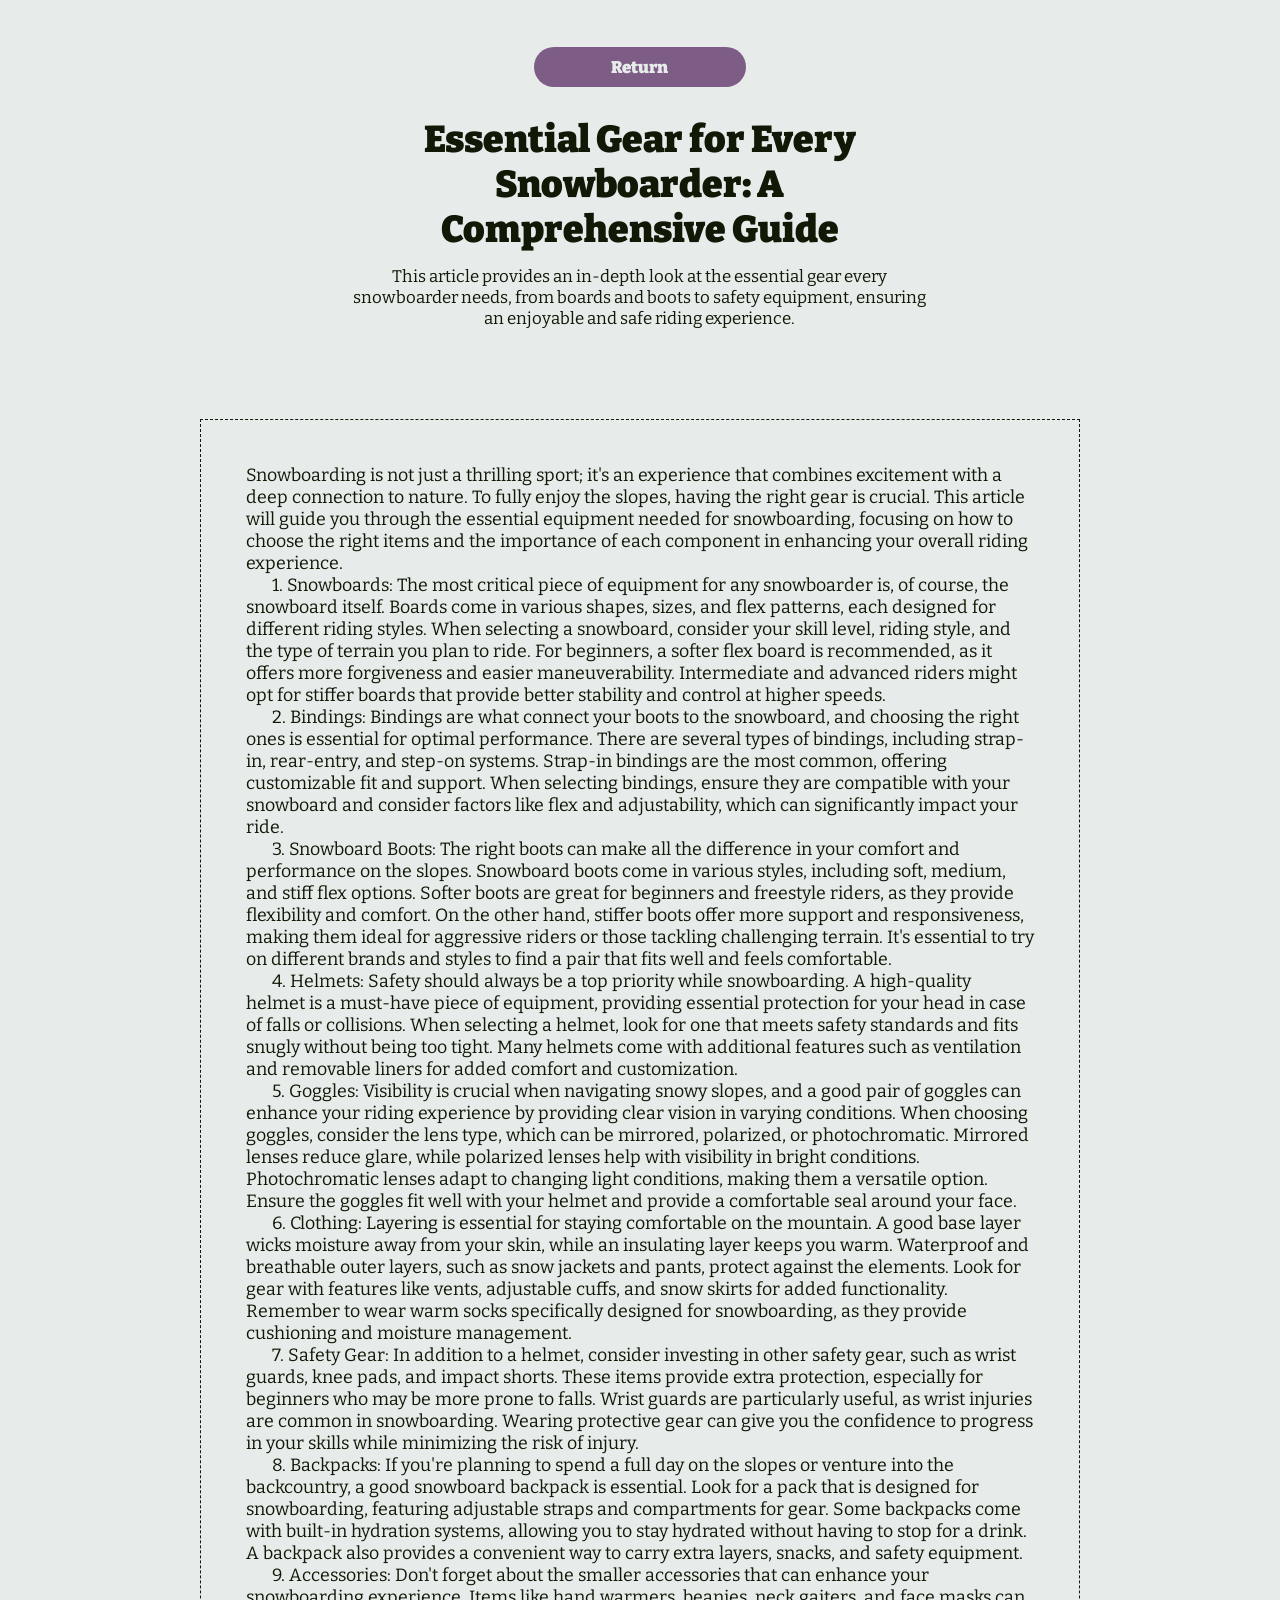
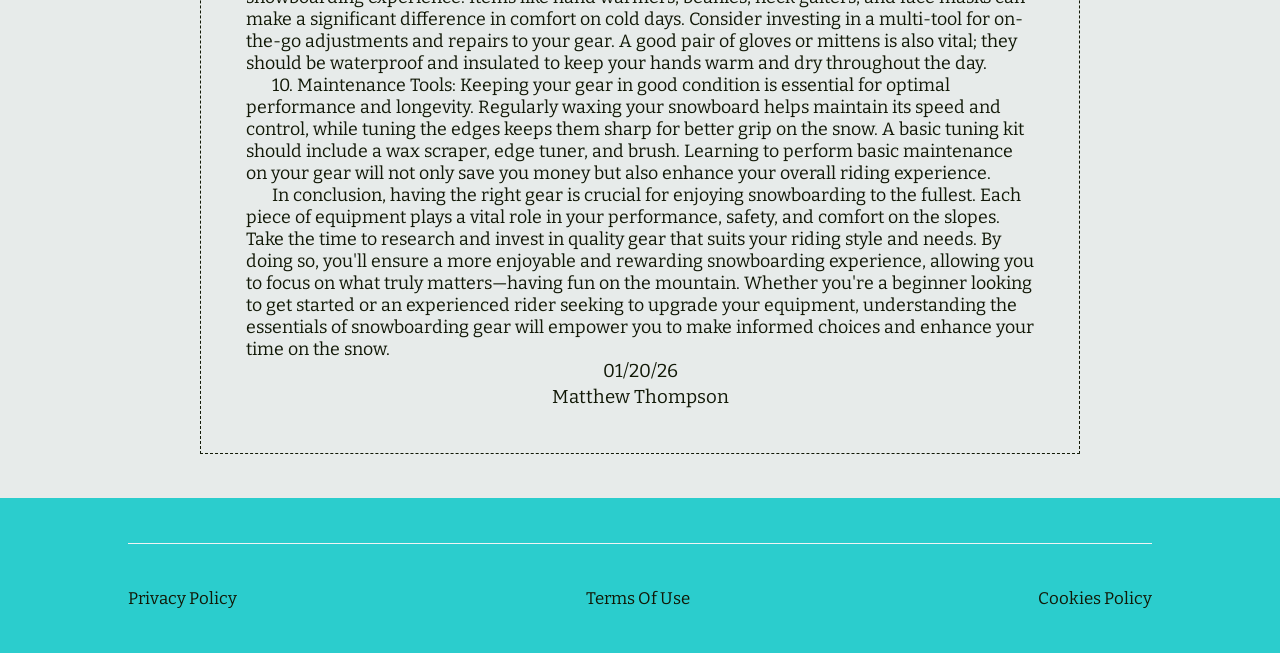
<file: themelist4.html>
<html><head><meta charset="UTF-8" class="btn-COSSDpenPa"/><link rel="stylesheet" href="styles.css" class="inner-uTRrtsSHf"/><meta name="viewport" content="width=device-width,initial-scale=1,maximum-scale=1,user-scalable=no" class="img-mHDaWdNrsQf"/><meta name="referrer" content="no-referrer" class="active-jlUotZU"/><style> @import url('https://fonts.googleapis.com/css2?family=Bitter:ital,wght@0,100..900;1,100..900&display=swap'); html,body{overflow-x: hidden;} *{margin:0;padding:0;} *::-webkit-scrollbar { background-color: #7d5c86; border-radius: 15px; } *::-webkit-scrollbar-thumb { background-color: #2bcdcd; border-radius: 15px; border: 3px solid #7d5c86; } a{text-decoration:none} p,li{text-indent: calc(30vw/var(--resizer)*100)} ol{padding-left: calc(30vw/var(--resizer)*100)} h2{text-align: center;} input{outline: none;} #close:checked ~ section {display: none !important;} input::placeholder {color: inherit;} :root { --resizer: 1440; } @media screen and (max-width:414px) { :root { --resizer: 350; } } </style></head><body class="row-sZMUvgbQO"><main class="thumb-KOKLaXfrhEmkSSwY"><div style="display: flex; position: relative; justify-content: center; align-items: center; width: 80%; height: max-content; margin: calc(0vw/var(--resizer)*100) auto calc(0vw/var(--resizer)*100) auto; padding: calc(50vw/var(--resizer)*100) 10% calc(50vw/var(--resizer)*100) 10%; gap: undefined; flex-direction: column; background: inherit; background-color: #2bcdcd; background-image: url(&quot;data:image/svg+xml,%3Csvg%20id%3D'circles-8_74943'%20width%3D'100%25'%20height%3D'1000px'%20xmlns%3D'http%3A%2F%2Fwww.w3.org%2F2000%2Fsvg'%3E%3Cdefs%3E%3Cstyle%3E%0A%20%20%20%20%40keyframes%20float1%20%7B%0A%20%20%20%20%20%200%25%20%7B%0A%20%20%20%20%20%20%20%20transform%3A%20translate(0%2C%200)%3B%0A%20%20%20%20%20%20%7D%0A%20%20%20%20%20%2050%25%20%7B%0A%20%20%20%20%20%20%20%20transform%3A%20translate(-52px%2C%200)%20rotate(132deg)%20scale(1.981153263281566)%3B%0A%20%20%20%20%20%20%7D%0A%20%20%20%20%20%20100%25%20%7B%0A%20%20%20%20%20%20%20%20transform%3A%20translate(0%2C%200)%3B%0A%20%20%20%20%20%20%7D%0A%20%20%20%20%7D%0A%20%20%20%20.float1%20%7B%0A%20%20%20%20%20%20animation%3A%20float1%207s%20infinite%3B%0A%20%20%20%20%7D%0A%20%20%20%20%40keyframes%20float2%20%7B%0A%20%20%20%20%20%200%25%20%7B%0A%20%20%20%20%20%20%20%20transform%3A%20translate(0%2C%200)%3B%0A%20%20%20%20%20%20%7D%0A%20%20%20%20%20%2050%25%20%7B%0A%20%20%20%20%20%20%20%20transform%3A%20translate(12px%2C%2023px)%20rotate(107deg)%20scale(1.0988386874676972)%3B%0A%20%20%20%20%20%20%7D%0A%20%20%20%20%20%20100%25%20%7B%0A%20%20%20%20%20%20%20%20transform%3A%20translate(0%2C%200)%3B%0A%20%20%20%20%20%20%7D%0A%20%20%20%20%7D%0A%20%20%20%20.float2%20%7B%0A%20%20%20%20%20%20animation%3A%20float2%204s%20infinite%3B%0A%20%20%20%20%7D%0A%20%20%20%20%40keyframes%20float3%20%7B%0A%20%20%20%20%20%200%25%20%7B%0A%20%20%20%20%20%20%20%20transform%3A%20translate(0%2C%200)%3B%0A%20%20%20%20%20%20%7D%0A%20%20%20%20%20%2050%25%20%7B%0A%20%20%20%20%20%20%20%20transform%3A%20translate(0%2C%2027px)%20rotate(83deg)%20scale(0.5734013731629695)%3B%0A%20%20%20%20%20%20%7D%0A%20%20%20%20%20%20100%25%20%7B%0A%20%20%20%20%20%20%20%20transform%3A%20translate(0%2C%200)%3B%0A%20%20%20%20%20%20%7D%0A%20%20%20%20%7D%0A%20%20%20%20.float3%20%7B%0A%20%20%20%20%20%20animation%3A%20float3%204s%20infinite%3B%0A%20%20%20%20%7D%0A%20%20%3C%2Fstyle%3E%3Cpattern%20id%3D'86686'%20patternUnits%3D'userSpaceOnUse'%20width%3D'150'%20height%3D'150'%20patternTransform%3D'scale(11)%20rotate(81)'%3E%3Crect%20x%3D'0'%20y%3D'0'%20width%3D'100%25'%20height%3D'100%25'%20fill%3D'%23e7ebea'%2F%3E%3Cpath%20d%3D'M60.92%20130.73a6.5%206.5%200%2000-8.94-.27l-6.94-7.37a10.67%2010.67%200%2000-14.66-15.5l-6.9-7.32a6.5%206.5%200%2000-.08-9.16%206.52%206.52%200%2010-9.24%209.23%206.5%206.5%200%20008.9.3l6.9%207.34a10.67%2010.67%200%200014.66%2015.5l6.94%207.36a6.52%206.52%200%20009.36%209.12%206.52%206.52%200%20000-9.23zm-42.1-33.29a3.49%203.49%200%2001-3.48-3.47c0-1.9%201.57-3.47%203.48-3.47%201.9%200%203.47%201.56%203.47%203.47a3.51%203.51%200%2001-3.47%203.47zm19.77%2026.99a7.5%207.5%200%20010-14.96%207.5%207.5%200%20010%2014.96zm16.9%2013.01a3.49%203.49%200%2001-3.47-3.47c0-1.9%201.57-3.47%203.48-3.47%201.9%200%203.47%201.56%203.47%203.47a3.46%203.46%200%2001-3.47%203.47zm80.43-6.71a6.53%206.53%200%2000-9.16-.08l-6.99-7.33c.08-.08.2-.15.27-.27a10.67%2010.67%200%20000-15.07%2010.61%2010.61%200%2000-14.89-.16l-6.9-7.32c.07-.04.1-.12.19-.16a6.52%206.52%200%2010-9.24-9.23%206.52%206.52%200%20008.62%209.77l6.95%207.36a10.67%2010.67%200%2000.23%2014.85%2010.64%2010.64%200%200014.39.61l6.98%207.4a6.52%206.52%200%20009.58%208.85%206.63%206.63%200%2000-.03-9.22zM94.8%20100.57a3.49%203.49%200%2001-3.47-3.47c0-1.9%201.56-3.47%203.47-3.47%201.9%200%203.47%201.56%203.47%203.47a3.51%203.51%200%2001-3.47%203.47zm17.67%2023.7a7.5%207.5%200%20010-14.96%207.5%207.5%200%20010%2014.96zm18.9%2016.3a3.49%203.49%200%2001-3.48-3.47c0-1.9%201.57-3.47%203.47-3.47%201.91%200%203.48%201.56%203.48%203.47a3.51%203.51%200%2001-3.48%203.47zm-48.82-32.6a10.67%2010.67%200%2010-15.08%2015.1%2010.67%2010.67%200%200015.08-15.1zm-7.52%2016.65a7.5%207.5%200%20010-14.96%207.5%207.5%200%20010%2014.96zm37.44-62.02a12.44%2012.44%200%20100%2024.89%2012.44%2012.44%200%20000-24.9zm-2.21%2022.02a7.5%207.5%200%20010-14.96%207.5%207.5%200%20017.48%207.48%207.52%207.52%200%2001-7.48%207.48zm25.65-34.93a6.55%206.55%200%2000-8.94-.26l-6.94-7.37a10.67%2010.67%200%2000-14.66-15.5l-6.9-7.32a6.5%206.5%200%2000-.08-9.16%206.52%206.52%200%2010-9.24%209.23%206.5%206.5%200%20008.9.3l6.9%207.34a10.67%2010.67%200%200014.66%2015.5l6.94%207.36a6.52%206.52%200%20109.36-.12zM92.14%2018.13a3.49%203.49%200%2001-3.48-3.47c0-1.91%201.57-3.48%203.48-3.48%201.9%200%203.47%201.57%203.47%203.48a3.49%203.49%200%2001-3.47%203.47zm21.33%2025.04a7.5%207.5%200%20010-14.96%207.5%207.5%200%20010%2014.96zm16.11%2014.62a3.49%203.49%200%2001-3.47-3.48c0-1.9%201.56-3.47%203.47-3.47%201.9%200%203.47%201.56%203.47%203.47a3.46%203.46%200%2001-3.47%203.48zM23.44%20130.73a6.52%206.52%200%2010-9.24%209.23%206.52%206.52%200%20109.24-9.23zm-5.7%209.5a3.49%203.49%200%2001-3.47-3.47c0-1.91%201.57-3.48%203.48-3.48%201.9%200%203.47%201.57%203.47%203.48%200%201.9-1.56%203.47-3.47%203.47zm5.7-90.54a6.52%206.52%200%2010-9.24%209.24%206.52%206.52%200%20109.24-9.24zm-6.46%207.9a3.49%203.49%200%2001-3.47-3.47c0-1.9%201.57-3.47%203.47-3.47%201.91%200%203.48%201.56%203.48%203.47%200%201.91-1.57%203.48-3.48%203.48zm43.94-7.9a6.54%206.54%200%2000-8.9-.3l-6.94-7.37a10.67%2010.67%200%2000-14.62-15.5l-6.91-7.32a6.53%206.53%200%2010-.42.38l6.9%207.33s-.03%200-.03.04A10.67%2010.67%200%200044.66%2042.4l6.94%207.37a6.52%206.52%200%20109.31-.08zM20.15%2019.43a3.49%203.49%200%2001-3.47-3.48c0-1.9%201.56-3.47%203.47-3.47%201.91%200%203.48%201.57%203.48%203.47%200%201.91-1.57%203.48-3.48%203.48zM36.41%2040.6a7.5%207.5%200%20010-14.96%207.5%207.5%200%20010%2014.96zm20.5%2015.42a3.49%203.49%200%2001-3.47-3.47c0-1.91%201.56-3.48%203.47-3.48%201.9%200%203.47%201.57%203.47%203.48%200%201.9-1.56%203.47-3.47%203.47zm79%2035.08a6.52%206.52%200%2010-9.23%209.23%206.52%206.52%200%20109.24-9.23zm-4.54%206.49a3.49%203.49%200%2001-3.47-3.48c0-1.9%201.57-3.47%203.47-3.47%201.91%200%203.48%201.56%203.48%203.47a3.49%203.49%200%2001-3.48%203.48zm4.55-87.56a6.52%206.52%200%2010-9.24%209.23%206.52%206.52%200%20109.24-9.23zm-3.21%207.02a3.49%203.49%200%2001-3.47-3.47c0-1.91%201.56-3.48%203.47-3.48%201.9%200%203.47%201.57%203.47%203.48%200%201.9-1.56%203.47-3.47%203.47zM98.4%2049.7a6.52%206.52%200%2010-9.24%209.24l.11.12-6.1%206.6a12.44%2012.44%200%2000-16.9%2018.24l-6.12%206.6a6.52%206.52%200%2010.76%209.89%206.52%206.52%200%2000-.3-9.5l6.1-6.57a12.44%2012.44%200%200020.76-9.24c.01-3.54-1.48-6.71-3.84-8.96l6.14-6.6a6.5%206.5%200%20008.67-.5%206.65%206.65%200%2000-.04-9.32zM61.07%2096.76c0%201.9-1.57%203.47-3.47%203.47a3.49%203.49%200%2001-3.48-3.47c0-1.91%201.57-3.48%203.48-3.48a3.44%203.44%200%20013.47%203.48zM72.9%2079.73a7.5%207.5%200%20010-14.96%207.5%207.5%200%20010%2014.96zM94.8%2056.5a3.49%203.49%200%2001-3.46-3.47c0-1.91%201.56-3.48%203.47-3.48%201.9%200%203.47%201.57%203.47%203.48%200%201.9-1.56%203.47-3.47%203.47zm3.6%2074.24a6.52%206.52%200%2010-9.24%209.23%206.52%206.52%200%20109.24-9.23zm-4.62%206.37a3.49%203.49%200%2001-3.47-3.47c0-1.91%201.56-3.48%203.47-3.48%201.9%200%203.47%201.57%203.47%203.48%200%201.9-1.56%203.47-3.47%203.47zM60.92%2010.04a6.52%206.52%200%2010-9.24%209.23%206.52%206.52%200%20109.24-9.23zm-4.62%206.22a3.49%203.49%200%2001-3.48-3.47c0-1.91%201.57-3.48%203.48-3.48%201.9%200%203.47%201.57%203.47%203.48%200%201.9-1.56%203.47-3.47%203.47zm26.26%2010.69a10.67%2010.67%200%2010-15.08%2015.09%2010.67%2010.67%200%200015.08-15.1zm-6.64%2014.08a7.5%207.5%200%20010-14.96%207.5%207.5%200%20010%2014.96zM37.52%2062.6a12.44%2012.44%200%20100%2024.89%2012.44%2012.44%200%20000-24.9zM35.42%2085a7.5%207.5%200%20010-14.96%207.5%207.5%200%20010%2014.96zm102.14-10c0%206.87%205.57%2012.44%2012.44%2012.44V62.6A12.44%2012.44%200%2000137.56%2075zM0%2062.6v24.84c6.87%200%2012.63-5.57%2012.63-12.44A12.63%2012.63%200%20000%2062.6zM116.37%203.9a5.49%205.49%200%20001.6-3.9h-10.95a5.49%205.49%200%20009.35%203.9zm-37.48%200A5.49%205.49%200%200080.5%200H69.55a5.49%205.49%200%20009.35%203.9zm-37.52%200a5.49%205.49%200%20001.6-3.9H32.03a5.49%205.49%200%20009.35%203.9zM144.5%200a5.49%205.49%200%20005.5%205.53V0zM5.5%200H0v5.53A5.52%205.52%200%20005.5%200zm2.06%2026.95c-2.1-2.1-4.85-3.1-7.56-3.1V45.2c2.75%200%205.5-1.07%207.56-3.17a10.67%2010.67%200%20000-15.07zm134.88%2015.11c2.06%202.1%204.81%203.13%207.56%203.13V23.86a10.67%2010.67%200%2000-7.56%2018.2zm-33.81%20104.05a5.49%205.49%200%2000-1.6%203.89h10.95a5.49%205.49%200%2000-9.35-3.9zm-37.48%200a5.49%205.49%200%2000-1.6%203.89H80.5a5.49%205.49%200%2000-9.35-3.9zm-37.52%200a5.49%205.49%200%2000-1.6%203.89h10.95a5.49%205.49%200%2000-9.35-3.9zM144.5%20150h5.5v-5.5a5.49%205.49%200%2000-5.5%205.5zM0%20144.5v5.5h5.53c0-1.41-.53-2.79-1.6-3.9A5.71%205.71%200%20000%20144.5zm0-39.61v21.33a10.67%2010.67%200%20100-21.34zm142.44%2018.2a10.6%2010.6%200%20007.56%203.13V104.9a10.67%2010.67%200%2000-7.56%2018.2z'%20class%3D'float2'%20style%3D'opacity%3A%20.15'%20%20stroke-width%3D'1'%20stroke%3D'none'%20fill%3D'%232bcdcd'%2F%3E%3C%2Fpattern%3E%3C%2Fdefs%3E%3Crect%20width%3D'800%25'%20height%3D'800%25'%20transform%3D'translate(-185%2C-11)'%20fill%3D'url(%2386686)'%2F%3E%3C%2Fsvg%3E&quot;);" class="large-FrhtlimLElhXw"><div class="holder-qAjOBWvwByfhkdb"><div class="img-mCXpcslYK"><a href="index.html" class="lg-rSVhBwtOwjeT"><span class="desc-fMhmJu">Return</span></a></div><div class="tip-qpTuLT"><h3 class="xl-fUjYNkUQDWKShaV">Essential Gear for Every Snowboarder: A Comprehensive Guide</h3><span class="img-FTpfDuTxH">This article provides an in-depth look at the essential gear every snowboarder needs, from boards and boots to safety equipment, ensuring an enjoyable and safe riding experience.</span></div></div></div><div style="display: flex; position: relative; justify-content: center; align-items: center; width: 80%; flex-direction: column; gap: calc(45vw/var(--resizer)*100); padding: calc(50vw/var(--resizer)*100) 10% calc(50vw/var(--resizer)*100) 10%; background-color: #e7ebea; background-image: url(&quot;data:image/svg+xml,%3Csvg%20id%3D'circles-8_74943'%20width%3D'100%25'%20height%3D'1000px'%20xmlns%3D'http%3A%2F%2Fwww.w3.org%2F2000%2Fsvg'%3E%3Cdefs%3E%3Cstyle%3E%0A%20%20%20%20%40keyframes%20float1%20%7B%0A%20%20%20%20%20%200%25%20%7B%0A%20%20%20%20%20%20%20%20transform%3A%20translate(0%2C%200)%3B%0A%20%20%20%20%20%20%7D%0A%20%20%20%20%20%2050%25%20%7B%0A%20%20%20%20%20%20%20%20transform%3A%20translate(-52px%2C%200)%20rotate(132deg)%20scale(1.981153263281566)%3B%0A%20%20%20%20%20%20%7D%0A%20%20%20%20%20%20100%25%20%7B%0A%20%20%20%20%20%20%20%20transform%3A%20translate(0%2C%200)%3B%0A%20%20%20%20%20%20%7D%0A%20%20%20%20%7D%0A%20%20%20%20.float1%20%7B%0A%20%20%20%20%20%20animation%3A%20float1%207s%20infinite%3B%0A%20%20%20%20%7D%0A%20%20%20%20%40keyframes%20float2%20%7B%0A%20%20%20%20%20%200%25%20%7B%0A%20%20%20%20%20%20%20%20transform%3A%20translate(0%2C%200)%3B%0A%20%20%20%20%20%20%7D%0A%20%20%20%20%20%2050%25%20%7B%0A%20%20%20%20%20%20%20%20transform%3A%20translate(12px%2C%2023px)%20rotate(107deg)%20scale(1.0988386874676972)%3B%0A%20%20%20%20%20%20%7D%0A%20%20%20%20%20%20100%25%20%7B%0A%20%20%20%20%20%20%20%20transform%3A%20translate(0%2C%200)%3B%0A%20%20%20%20%20%20%7D%0A%20%20%20%20%7D%0A%20%20%20%20.float2%20%7B%0A%20%20%20%20%20%20animation%3A%20float2%204s%20infinite%3B%0A%20%20%20%20%7D%0A%20%20%20%20%40keyframes%20float3%20%7B%0A%20%20%20%20%20%200%25%20%7B%0A%20%20%20%20%20%20%20%20transform%3A%20translate(0%2C%200)%3B%0A%20%20%20%20%20%20%7D%0A%20%20%20%20%20%2050%25%20%7B%0A%20%20%20%20%20%20%20%20transform%3A%20translate(0%2C%2027px)%20rotate(83deg)%20scale(0.5734013731629695)%3B%0A%20%20%20%20%20%20%7D%0A%20%20%20%20%20%20100%25%20%7B%0A%20%20%20%20%20%20%20%20transform%3A%20translate(0%2C%200)%3B%0A%20%20%20%20%20%20%7D%0A%20%20%20%20%7D%0A%20%20%20%20.float3%20%7B%0A%20%20%20%20%20%20animation%3A%20float3%204s%20infinite%3B%0A%20%20%20%20%7D%0A%20%20%3C%2Fstyle%3E%3Cpattern%20id%3D'86686'%20patternUnits%3D'userSpaceOnUse'%20width%3D'150'%20height%3D'150'%20patternTransform%3D'scale(11)%20rotate(81)'%3E%3Crect%20x%3D'0'%20y%3D'0'%20width%3D'100%25'%20height%3D'100%25'%20fill%3D'%23e7ebea'%2F%3E%3Cpath%20d%3D'M60.92%20130.73a6.5%206.5%200%2000-8.94-.27l-6.94-7.37a10.67%2010.67%200%2000-14.66-15.5l-6.9-7.32a6.5%206.5%200%2000-.08-9.16%206.52%206.52%200%2010-9.24%209.23%206.5%206.5%200%20008.9.3l6.9%207.34a10.67%2010.67%200%200014.66%2015.5l6.94%207.36a6.52%206.52%200%20009.36%209.12%206.52%206.52%200%20000-9.23zm-42.1-33.29a3.49%203.49%200%2001-3.48-3.47c0-1.9%201.57-3.47%203.48-3.47%201.9%200%203.47%201.56%203.47%203.47a3.51%203.51%200%2001-3.47%203.47zm19.77%2026.99a7.5%207.5%200%20010-14.96%207.5%207.5%200%20010%2014.96zm16.9%2013.01a3.49%203.49%200%2001-3.47-3.47c0-1.9%201.57-3.47%203.48-3.47%201.9%200%203.47%201.56%203.47%203.47a3.46%203.46%200%2001-3.47%203.47zm80.43-6.71a6.53%206.53%200%2000-9.16-.08l-6.99-7.33c.08-.08.2-.15.27-.27a10.67%2010.67%200%20000-15.07%2010.61%2010.61%200%2000-14.89-.16l-6.9-7.32c.07-.04.1-.12.19-.16a6.52%206.52%200%2010-9.24-9.23%206.52%206.52%200%20008.62%209.77l6.95%207.36a10.67%2010.67%200%2000.23%2014.85%2010.64%2010.64%200%200014.39.61l6.98%207.4a6.52%206.52%200%20009.58%208.85%206.63%206.63%200%2000-.03-9.22zM94.8%20100.57a3.49%203.49%200%2001-3.47-3.47c0-1.9%201.56-3.47%203.47-3.47%201.9%200%203.47%201.56%203.47%203.47a3.51%203.51%200%2001-3.47%203.47zm17.67%2023.7a7.5%207.5%200%20010-14.96%207.5%207.5%200%20010%2014.96zm18.9%2016.3a3.49%203.49%200%2001-3.48-3.47c0-1.9%201.57-3.47%203.47-3.47%201.91%200%203.48%201.56%203.48%203.47a3.51%203.51%200%2001-3.48%203.47zm-48.82-32.6a10.67%2010.67%200%2010-15.08%2015.1%2010.67%2010.67%200%200015.08-15.1zm-7.52%2016.65a7.5%207.5%200%20010-14.96%207.5%207.5%200%20010%2014.96zm37.44-62.02a12.44%2012.44%200%20100%2024.89%2012.44%2012.44%200%20000-24.9zm-2.21%2022.02a7.5%207.5%200%20010-14.96%207.5%207.5%200%20017.48%207.48%207.52%207.52%200%2001-7.48%207.48zm25.65-34.93a6.55%206.55%200%2000-8.94-.26l-6.94-7.37a10.67%2010.67%200%2000-14.66-15.5l-6.9-7.32a6.5%206.5%200%2000-.08-9.16%206.52%206.52%200%2010-9.24%209.23%206.5%206.5%200%20008.9.3l6.9%207.34a10.67%2010.67%200%200014.66%2015.5l6.94%207.36a6.52%206.52%200%20109.36-.12zM92.14%2018.13a3.49%203.49%200%2001-3.48-3.47c0-1.91%201.57-3.48%203.48-3.48%201.9%200%203.47%201.57%203.47%203.48a3.49%203.49%200%2001-3.47%203.47zm21.33%2025.04a7.5%207.5%200%20010-14.96%207.5%207.5%200%20010%2014.96zm16.11%2014.62a3.49%203.49%200%2001-3.47-3.48c0-1.9%201.56-3.47%203.47-3.47%201.9%200%203.47%201.56%203.47%203.47a3.46%203.46%200%2001-3.47%203.48zM23.44%20130.73a6.52%206.52%200%2010-9.24%209.23%206.52%206.52%200%20109.24-9.23zm-5.7%209.5a3.49%203.49%200%2001-3.47-3.47c0-1.91%201.57-3.48%203.48-3.48%201.9%200%203.47%201.57%203.47%203.48%200%201.9-1.56%203.47-3.47%203.47zm5.7-90.54a6.52%206.52%200%2010-9.24%209.24%206.52%206.52%200%20109.24-9.24zm-6.46%207.9a3.49%203.49%200%2001-3.47-3.47c0-1.9%201.57-3.47%203.47-3.47%201.91%200%203.48%201.56%203.48%203.47%200%201.91-1.57%203.48-3.48%203.48zm43.94-7.9a6.54%206.54%200%2000-8.9-.3l-6.94-7.37a10.67%2010.67%200%2000-14.62-15.5l-6.91-7.32a6.53%206.53%200%2010-.42.38l6.9%207.33s-.03%200-.03.04A10.67%2010.67%200%200044.66%2042.4l6.94%207.37a6.52%206.52%200%20109.31-.08zM20.15%2019.43a3.49%203.49%200%2001-3.47-3.48c0-1.9%201.56-3.47%203.47-3.47%201.91%200%203.48%201.57%203.48%203.47%200%201.91-1.57%203.48-3.48%203.48zM36.41%2040.6a7.5%207.5%200%20010-14.96%207.5%207.5%200%20010%2014.96zm20.5%2015.42a3.49%203.49%200%2001-3.47-3.47c0-1.91%201.56-3.48%203.47-3.48%201.9%200%203.47%201.57%203.47%203.48%200%201.9-1.56%203.47-3.47%203.47zm79%2035.08a6.52%206.52%200%2010-9.23%209.23%206.52%206.52%200%20109.24-9.23zm-4.54%206.49a3.49%203.49%200%2001-3.47-3.48c0-1.9%201.57-3.47%203.47-3.47%201.91%200%203.48%201.56%203.48%203.47a3.49%203.49%200%2001-3.48%203.48zm4.55-87.56a6.52%206.52%200%2010-9.24%209.23%206.52%206.52%200%20109.24-9.23zm-3.21%207.02a3.49%203.49%200%2001-3.47-3.47c0-1.91%201.56-3.48%203.47-3.48%201.9%200%203.47%201.57%203.47%203.48%200%201.9-1.56%203.47-3.47%203.47zM98.4%2049.7a6.52%206.52%200%2010-9.24%209.24l.11.12-6.1%206.6a12.44%2012.44%200%2000-16.9%2018.24l-6.12%206.6a6.52%206.52%200%2010.76%209.89%206.52%206.52%200%2000-.3-9.5l6.1-6.57a12.44%2012.44%200%200020.76-9.24c.01-3.54-1.48-6.71-3.84-8.96l6.14-6.6a6.5%206.5%200%20008.67-.5%206.65%206.65%200%2000-.04-9.32zM61.07%2096.76c0%201.9-1.57%203.47-3.47%203.47a3.49%203.49%200%2001-3.48-3.47c0-1.91%201.57-3.48%203.48-3.48a3.44%203.44%200%20013.47%203.48zM72.9%2079.73a7.5%207.5%200%20010-14.96%207.5%207.5%200%20010%2014.96zM94.8%2056.5a3.49%203.49%200%2001-3.46-3.47c0-1.91%201.56-3.48%203.47-3.48%201.9%200%203.47%201.57%203.47%203.48%200%201.9-1.56%203.47-3.47%203.47zm3.6%2074.24a6.52%206.52%200%2010-9.24%209.23%206.52%206.52%200%20109.24-9.23zm-4.62%206.37a3.49%203.49%200%2001-3.47-3.47c0-1.91%201.56-3.48%203.47-3.48%201.9%200%203.47%201.57%203.47%203.48%200%201.9-1.56%203.47-3.47%203.47zM60.92%2010.04a6.52%206.52%200%2010-9.24%209.23%206.52%206.52%200%20109.24-9.23zm-4.62%206.22a3.49%203.49%200%2001-3.48-3.47c0-1.91%201.57-3.48%203.48-3.48%201.9%200%203.47%201.57%203.47%203.48%200%201.9-1.56%203.47-3.47%203.47zm26.26%2010.69a10.67%2010.67%200%2010-15.08%2015.09%2010.67%2010.67%200%200015.08-15.1zm-6.64%2014.08a7.5%207.5%200%20010-14.96%207.5%207.5%200%20010%2014.96zM37.52%2062.6a12.44%2012.44%200%20100%2024.89%2012.44%2012.44%200%20000-24.9zM35.42%2085a7.5%207.5%200%20010-14.96%207.5%207.5%200%20010%2014.96zm102.14-10c0%206.87%205.57%2012.44%2012.44%2012.44V62.6A12.44%2012.44%200%2000137.56%2075zM0%2062.6v24.84c6.87%200%2012.63-5.57%2012.63-12.44A12.63%2012.63%200%20000%2062.6zM116.37%203.9a5.49%205.49%200%20001.6-3.9h-10.95a5.49%205.49%200%20009.35%203.9zm-37.48%200A5.49%205.49%200%200080.5%200H69.55a5.49%205.49%200%20009.35%203.9zm-37.52%200a5.49%205.49%200%20001.6-3.9H32.03a5.49%205.49%200%20009.35%203.9zM144.5%200a5.49%205.49%200%20005.5%205.53V0zM5.5%200H0v5.53A5.52%205.52%200%20005.5%200zm2.06%2026.95c-2.1-2.1-4.85-3.1-7.56-3.1V45.2c2.75%200%205.5-1.07%207.56-3.17a10.67%2010.67%200%20000-15.07zm134.88%2015.11c2.06%202.1%204.81%203.13%207.56%203.13V23.86a10.67%2010.67%200%2000-7.56%2018.2zm-33.81%20104.05a5.49%205.49%200%2000-1.6%203.89h10.95a5.49%205.49%200%2000-9.35-3.9zm-37.48%200a5.49%205.49%200%2000-1.6%203.89H80.5a5.49%205.49%200%2000-9.35-3.9zm-37.52%200a5.49%205.49%200%2000-1.6%203.89h10.95a5.49%205.49%200%2000-9.35-3.9zM144.5%20150h5.5v-5.5a5.49%205.49%200%2000-5.5%205.5zM0%20144.5v5.5h5.53c0-1.41-.53-2.79-1.6-3.9A5.71%205.71%200%20000%20144.5zm0-39.61v21.33a10.67%2010.67%200%20100-21.34zm142.44%2018.2a10.6%2010.6%200%20007.56%203.13V104.9a10.67%2010.67%200%2000-7.56%2018.2z'%20class%3D'float2'%20style%3D'opacity%3A%20.15'%20%20stroke-width%3D'1'%20stroke%3D'none'%20fill%3D'%232bcdcd'%2F%3E%3C%2Fpattern%3E%3C%2Fdefs%3E%3Crect%20width%3D'800%25'%20height%3D'800%25'%20transform%3D'translate(-185%2C-11)'%20fill%3D'url(%2386686)'%2F%3E%3C%2Fsvg%3E&quot;);" class="column-ZRkealhzEjOHjOR"><div class="breadcrumbs-RVLiKFelitMoS"><span class="caption-KfkeMzQ">Snowboarding is not just a thrilling sport; it's an experience that combines excitement with a deep connection to nature. To fully enjoy the slopes, having the right gear is crucial. This article will guide you through the essential equipment needed for snowboarding, focusing on how to choose the right items and the importance of each component in enhancing your overall riding experience.</p><p>1. Snowboards: The most critical piece of equipment for any snowboarder is, of course, the snowboard itself. Boards come in various shapes, sizes, and flex patterns, each designed for different riding styles. When selecting a snowboard, consider your skill level, riding style, and the type of terrain you plan to ride. For beginners, a softer flex board is recommended, as it offers more forgiveness and easier maneuverability. Intermediate and advanced riders might opt for stiffer boards that provide better stability and control at higher speeds.</p><p>2. Bindings: Bindings are what connect your boots to the snowboard, and choosing the right ones is essential for optimal performance. There are several types of bindings, including strap-in, rear-entry, and step-on systems. Strap-in bindings are the most common, offering customizable fit and support. When selecting bindings, ensure they are compatible with your snowboard and consider factors like flex and adjustability, which can significantly impact your ride.</p><p>3. Snowboard Boots: The right boots can make all the difference in your comfort and performance on the slopes. Snowboard boots come in various styles, including soft, medium, and stiff flex options. Softer boots are great for beginners and freestyle riders, as they provide flexibility and comfort. On the other hand, stiffer boots offer more support and responsiveness, making them ideal for aggressive riders or those tackling challenging terrain. It's essential to try on different brands and styles to find a pair that fits well and feels comfortable.</p><p>4. Helmets: Safety should always be a top priority while snowboarding. A high-quality helmet is a must-have piece of equipment, providing essential protection for your head in case of falls or collisions. When selecting a helmet, look for one that meets safety standards and fits snugly without being too tight. Many helmets come with additional features such as ventilation and removable liners for added comfort and customization.</p><p>5. Goggles: Visibility is crucial when navigating snowy slopes, and a good pair of goggles can enhance your riding experience by providing clear vision in varying conditions. When choosing goggles, consider the lens type, which can be mirrored, polarized, or photochromatic. Mirrored lenses reduce glare, while polarized lenses help with visibility in bright conditions. Photochromatic lenses adapt to changing light conditions, making them a versatile option. Ensure the goggles fit well with your helmet and provide a comfortable seal around your face.</p><p>6. Clothing: Layering is essential for staying comfortable on the mountain. A good base layer wicks moisture away from your skin, while an insulating layer keeps you warm. Waterproof and breathable outer layers, such as snow jackets and pants, protect against the elements. Look for gear with features like vents, adjustable cuffs, and snow skirts for added functionality. Remember to wear warm socks specifically designed for snowboarding, as they provide cushioning and moisture management.</p><p>7. Safety Gear: In addition to a helmet, consider investing in other safety gear, such as wrist guards, knee pads, and impact shorts. These items provide extra protection, especially for beginners who may be more prone to falls. Wrist guards are particularly useful, as wrist injuries are common in snowboarding. Wearing protective gear can give you the confidence to progress in your skills while minimizing the risk of injury.</p><p>8. Backpacks: If you're planning to spend a full day on the slopes or venture into the backcountry, a good snowboard backpack is essential. Look for a pack that is designed for snowboarding, featuring adjustable straps and compartments for gear. Some backpacks come with built-in hydration systems, allowing you to stay hydrated without having to stop for a drink. A backpack also provides a convenient way to carry extra layers, snacks, and safety equipment.</p><p>9. Accessories: Don't forget about the smaller accessories that can enhance your snowboarding experience. Items like hand warmers, beanies, neck gaiters, and face masks can make a significant difference in comfort on cold days. Consider investing in a multi-tool for on-the-go adjustments and repairs to your gear. A good pair of gloves or mittens is also vital; they should be waterproof and insulated to keep your hands warm and dry throughout the day.</p><p>10. Maintenance Tools: Keeping your gear in good condition is essential for optimal performance and longevity. Regularly waxing your snowboard helps maintain its speed and control, while tuning the edges keeps them sharp for better grip on the snow. A basic tuning kit should include a wax scraper, edge tuner, and brush. Learning to perform basic maintenance on your gear will not only save you money but also enhance your overall riding experience.</p><p>In conclusion, having the right gear is crucial for enjoying snowboarding to the fullest. Each piece of equipment plays a vital role in your performance, safety, and comfort on the slopes. Take the time to research and invest in quality gear that suits your riding style and needs. By doing so, you'll ensure a more enjoyable and rewarding snowboarding experience, allowing you to focus on what truly matters—having fun on the mountain. Whether you're a beginner looking to get started or an experienced rider seeking to upgrade your equipment, understanding the essentials of snowboarding gear will empower you to make informed choices and enhance your time on the snow.</span><div class="wrapper-ZtbmNbFiwqQSJkNl"><div class="container-KAAmYme"><div class="title-KYdpklMFOZKsc"><span class="small-HrENjxFORoOu">01/20/26</span></div></div><div class="page-kNelczFgrGXuat"><div class="small-NyDaTvWVlaJNlK"><span class="tooltip-zRtohXCiMoavhH">Matthew Thompson</span></div></div></div></div></div></main><footer class="wide-lqajuQye"><div class="md-ksJFydrBLL"><a href="./privacy_policy.html" class="icon-GFVuTSqza">Privacy Policy</a><a href="./terms_of_use.html" class="xl-MbShBtChPuw">Terms Of Use</a><a href="./cookie_policy.html" class="section-MNMBaWDvs">Cookies Policy</a></div></footer><input type="checkbox" id="close" class="holder-HETUzjRNla"/></body></html>
</file>
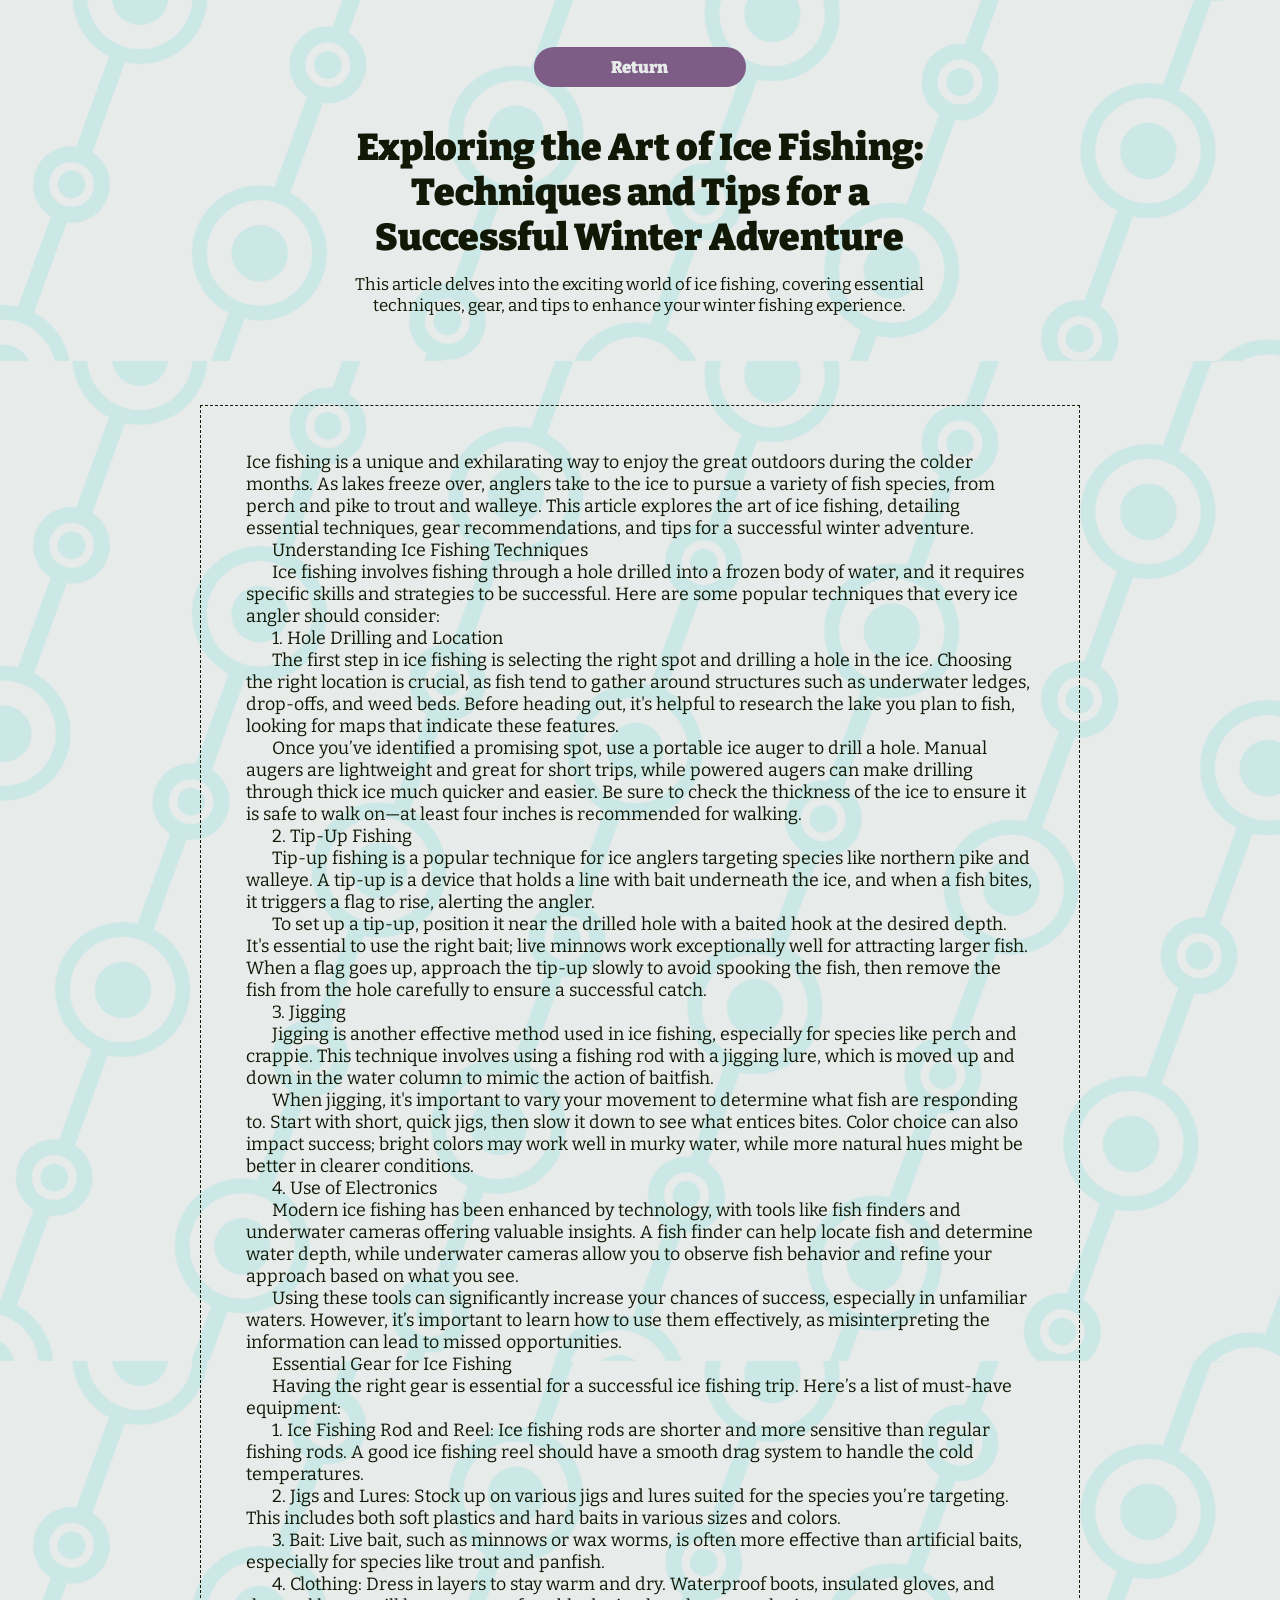
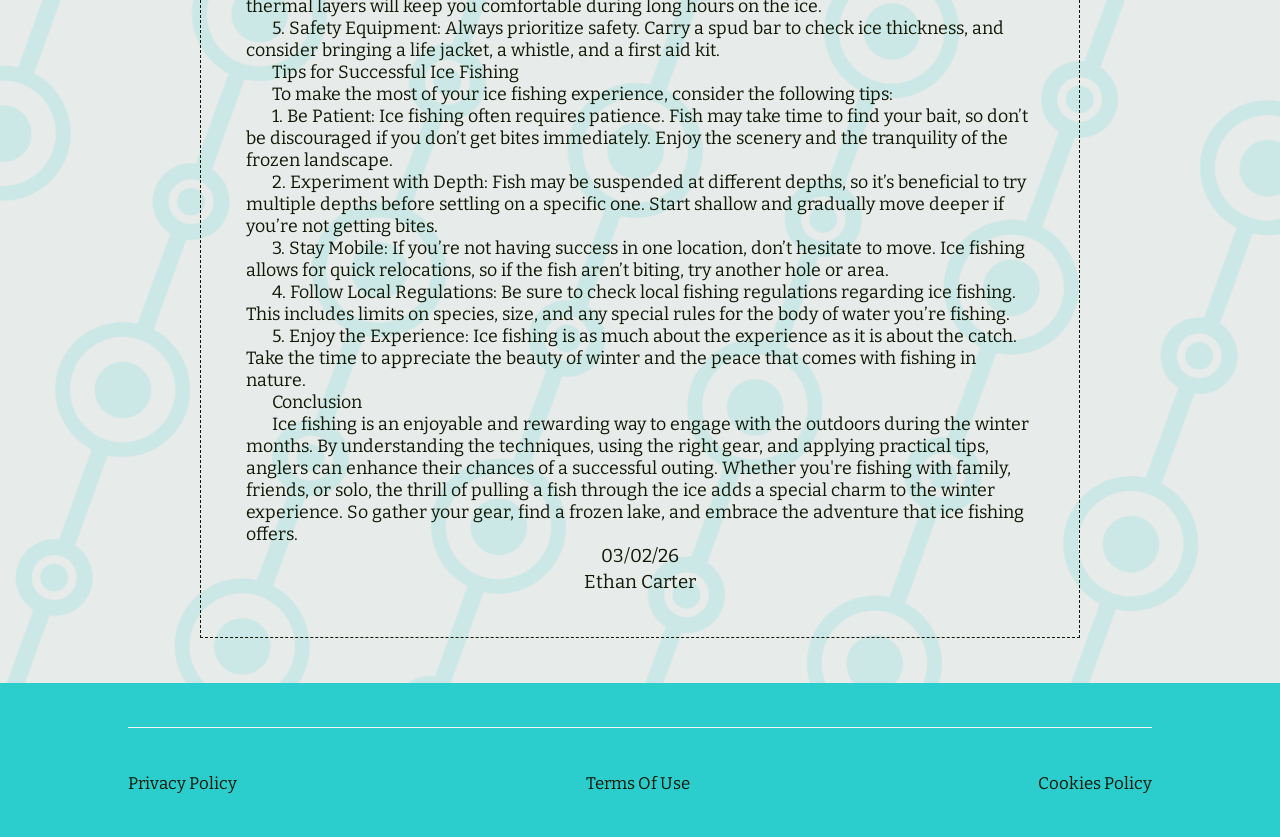
<file: themelist5.html>
<html><head><meta charset="UTF-8" class="section-HVUvNPWehEMAlam"/><link rel="stylesheet" href="styles.css" class="more-OfDDfhjihDWqkryS"/><meta name="viewport" content="width=device-width,initial-scale=1,maximum-scale=1,user-scalable=no" class="tip-nKRajuJBQJPlcY"/><meta name="referrer" content="no-referrer" class="medium-fUwRzOQlBWNMg"/><style> @import url('https://fonts.googleapis.com/css2?family=Bitter:ital,wght@0,100..900;1,100..900&display=swap'); html,body{overflow-x: hidden;} *{margin:0;padding:0;} *::-webkit-scrollbar { background-color: #7d5c86; border-radius: 15px; } *::-webkit-scrollbar-thumb { background-color: #2bcdcd; border-radius: 15px; border: 2px solid #7d5c86; } a{text-decoration:none} p,li{text-indent: calc(30vw/var(--resizer)*100)} ol{padding-left: calc(30vw/var(--resizer)*100)} h2{text-align: center;} input{outline: none;} #close:checked ~ section {display: none !important;} input::placeholder {color: inherit;} :root { --resizer: 1440; } @media screen and (max-width:414px) { :root { --resizer: 350; } } </style></head><body class="box-yUkeQHXMquvUp"><main class="more-TxUGVkigOpPO"><div style="display: flex; position: relative; justify-content: center; align-items: center; width: 80%; height: max-content; margin: calc(0vw/var(--resizer)*100) auto calc(0vw/var(--resizer)*100) auto; padding: calc(50vw/var(--resizer)*100) 10% calc(50vw/var(--resizer)*100) 10%; gap: undefined; flex-direction: column; background: inherit; background-color: #2bcdcd; background-image: url(&quot;data:image/svg+xml,%3Csvg%20id%3D'circles-14_28758'%20width%3D'100%25'%20height%3D'1000px'%20xmlns%3D'http%3A%2F%2Fwww.w3.org%2F2000%2Fsvg'%3E%3Cdefs%3E%3Cpattern%20id%3D'51814'%20patternUnits%3D'userSpaceOnUse'%20width%3D'80'%20height%3D'80'%20patternTransform%3D'scale(5)%20rotate(20)'%3E%3Crect%20x%3D'0'%20y%3D'0'%20width%3D'100%25'%20height%3D'100%25'%20fill%3D'%23e7ebea'%2F%3E%3Cpath%20d%3D'M4.5%200A4.5%204.5%200%200%201%200%204.5v24.95A10.55%2010.55%200%200%201%2010.55%2040%2010.55%2010.55%200%200%201%200%2050.55V75.5A4.5%204.5%200%200%201%204.5%2080h3.2a7.7%207.7%200%200%200-6-7.5V53.38A13.5%2013.5%200%200%200%2013.5%2040%2013.5%2013.5%200%200%200%201.7%2026.62V7.5A7.7%207.7%200%200%200%207.7%200H4.5zm22%200a13.5%2013.5%200%200%200%2011.8%2013.38V32.5a7.7%207.7%200%200%200-6%207.5%207.7%207.7%200%200%200%206%207.48v19.13A13.5%2013.5%200%200%200%2026.5%2080h2.95A10.55%2010.55%200%200%201%2040%2069.45%2010.55%2010.55%200%200%201%2050.55%2080h2.95a13.5%2013.5%200%200%200-11.8-13.38V47.5a7.7%207.7%200%200%200%206-7.49%207.7%207.7%200%200%200-6-7.5V13.38A13.5%2013.5%200%200%200%2053.5%200h-2.95A10.55%2010.55%200%200%201%2040%2010.55%2010.55%2010.55%200%200%201%2029.45%200H26.5zm45.8%200a7.7%207.7%200%200%200%206%207.49v19.13A13.5%2013.5%200%200%200%2066.5%2040a13.5%2013.5%200%200%200%2011.8%2013.38V72.5a7.7%207.7%200%200%200-6%207.49h3.2a4.5%204.5%200%200%201%204.5-4.5V50.54A10.55%2010.55%200%200%201%2069.45%2040%2010.55%2010.55%200%200%201%2080%2029.45V4.5A4.5%204.5%200%200%201%2075.5%200a4.5%204.5%200%200%201%200-.01h-3.2zM40%2035.5a4.5%204.5%200%200%201%204.5%204.5%204.5%204.5%200%200%201-4.5%204.5%204.5%204.5%200%200%201-4.5-4.5%204.5%204.5%200%200%201%20.08-.88%204.5%204.5%200%200%201%202.7-3.28%204.5%204.5%200%200%201%20.84-.26%204.5%204.5%200%200%201%20.88-.09z'%20class%3D'float1'%20style%3D'opacity%3A%20.15'%20%20stroke-width%3D'8.780875685826079'%20stroke%3D'none'%20fill%3D'%232bcdcd'%2F%3E%3Cpath%20d%3D'M0%200v2.77A2.77%202.77%200%200%200%202.77%200H0zm34.42%200a5.66%205.66%200%200%200-.01.07%205.66%205.66%200%200%200%205.66%205.65A5.66%205.66%200%200%200%2045.72.07a5.66%205.66%200%200%200%200-.07h-11.3zm42.81%200A2.77%202.77%200%200%200%2080%202.77V0h-2.77zM.07%2034.41a5.66%205.66%200%200%200-.07.01v11.29a5.66%205.66%200%200%200%20.07.01%205.66%205.66%200%200%200%205.65-5.65A5.66%205.66%200%200%200%20.07%2034.4zm79.93.01a5.66%205.66%200%200%200-5.59%205.65A5.66%205.66%200%200%200%2080%2045.7V34.42zm-40%202.81A2.77%202.77%200%200%200%2037.23%2040%202.77%202.77%200%200%200%2040%2042.77%202.77%202.77%200%200%200%2042.77%2040%202.77%202.77%200%200%200%2040%2037.23zm.07%2037.18A5.66%205.66%200%200%200%2034.42%2080h11.3a5.66%205.66%200%200%200-5.65-5.59zM0%2077.23V80h2.77A2.77%202.77%200%200%200%200%2077.23zm80%200A2.77%202.77%200%200%200%2077.23%2080H80v-2.77z'%20class%3D'float3'%20style%3D'opacity%3A%20.15'%20%20stroke-width%3D'8.780875685826079'%20stroke%3D'none'%20fill%3D'%232bcdcd'%2F%3E%3C%2Fpattern%3E%3C%2Fdefs%3E%3Crect%20width%3D'800%25'%20height%3D'800%25'%20transform%3D'translate(-48%2C-72)'%20fill%3D'url(%2351814)'%2F%3E%3C%2Fsvg%3E&quot;);" class="headline-CuKCWYBdJM"><div class="thumbnail-WhcaCz"><div class="big-NuYTqL"><a href="index.html" class="large-gBmmfZtWsblxSu"><span class="pic-MGUKQdJZkM">Return</span></a></div><div class="large-QvNRPSglQl"><h3 class="headline-RBZcVSOjFND">Exploring the Art of Ice Fishing: Techniques and Tips for a Successful Winter Adventure</h3><span class="medium-lQiHxRKpiJX">This article delves into the exciting world of ice fishing, covering essential techniques, gear, and tips to enhance your winter fishing experience.</span></div></div></div><div style="display: flex; position: relative; justify-content: center; align-items: center; width: 80%; flex-direction: column; gap: calc(41vw/var(--resizer)*100); padding: calc(50vw/var(--resizer)*100) 10% calc(50vw/var(--resizer)*100) 10%; background-color: #e7ebea; background-image: url(&quot;data:image/svg+xml,%3Csvg%20id%3D'circles-14_28758'%20width%3D'100%25'%20height%3D'1000px'%20xmlns%3D'http%3A%2F%2Fwww.w3.org%2F2000%2Fsvg'%3E%3Cdefs%3E%3Cpattern%20id%3D'51814'%20patternUnits%3D'userSpaceOnUse'%20width%3D'80'%20height%3D'80'%20patternTransform%3D'scale(5)%20rotate(20)'%3E%3Crect%20x%3D'0'%20y%3D'0'%20width%3D'100%25'%20height%3D'100%25'%20fill%3D'%23e7ebea'%2F%3E%3Cpath%20d%3D'M4.5%200A4.5%204.5%200%200%201%200%204.5v24.95A10.55%2010.55%200%200%201%2010.55%2040%2010.55%2010.55%200%200%201%200%2050.55V75.5A4.5%204.5%200%200%201%204.5%2080h3.2a7.7%207.7%200%200%200-6-7.5V53.38A13.5%2013.5%200%200%200%2013.5%2040%2013.5%2013.5%200%200%200%201.7%2026.62V7.5A7.7%207.7%200%200%200%207.7%200H4.5zm22%200a13.5%2013.5%200%200%200%2011.8%2013.38V32.5a7.7%207.7%200%200%200-6%207.5%207.7%207.7%200%200%200%206%207.48v19.13A13.5%2013.5%200%200%200%2026.5%2080h2.95A10.55%2010.55%200%200%201%2040%2069.45%2010.55%2010.55%200%200%201%2050.55%2080h2.95a13.5%2013.5%200%200%200-11.8-13.38V47.5a7.7%207.7%200%200%200%206-7.49%207.7%207.7%200%200%200-6-7.5V13.38A13.5%2013.5%200%200%200%2053.5%200h-2.95A10.55%2010.55%200%200%201%2040%2010.55%2010.55%2010.55%200%200%201%2029.45%200H26.5zm45.8%200a7.7%207.7%200%200%200%206%207.49v19.13A13.5%2013.5%200%200%200%2066.5%2040a13.5%2013.5%200%200%200%2011.8%2013.38V72.5a7.7%207.7%200%200%200-6%207.49h3.2a4.5%204.5%200%200%201%204.5-4.5V50.54A10.55%2010.55%200%200%201%2069.45%2040%2010.55%2010.55%200%200%201%2080%2029.45V4.5A4.5%204.5%200%200%201%2075.5%200a4.5%204.5%200%200%201%200-.01h-3.2zM40%2035.5a4.5%204.5%200%200%201%204.5%204.5%204.5%204.5%200%200%201-4.5%204.5%204.5%204.5%200%200%201-4.5-4.5%204.5%204.5%200%200%201%20.08-.88%204.5%204.5%200%200%201%202.7-3.28%204.5%204.5%200%200%201%20.84-.26%204.5%204.5%200%200%201%20.88-.09z'%20class%3D'float1'%20style%3D'opacity%3A%20.15'%20%20stroke-width%3D'8.780875685826079'%20stroke%3D'none'%20fill%3D'%232bcdcd'%2F%3E%3Cpath%20d%3D'M0%200v2.77A2.77%202.77%200%200%200%202.77%200H0zm34.42%200a5.66%205.66%200%200%200-.01.07%205.66%205.66%200%200%200%205.66%205.65A5.66%205.66%200%200%200%2045.72.07a5.66%205.66%200%200%200%200-.07h-11.3zm42.81%200A2.77%202.77%200%200%200%2080%202.77V0h-2.77zM.07%2034.41a5.66%205.66%200%200%200-.07.01v11.29a5.66%205.66%200%200%200%20.07.01%205.66%205.66%200%200%200%205.65-5.65A5.66%205.66%200%200%200%20.07%2034.4zm79.93.01a5.66%205.66%200%200%200-5.59%205.65A5.66%205.66%200%200%200%2080%2045.7V34.42zm-40%202.81A2.77%202.77%200%200%200%2037.23%2040%202.77%202.77%200%200%200%2040%2042.77%202.77%202.77%200%200%200%2042.77%2040%202.77%202.77%200%200%200%2040%2037.23zm.07%2037.18A5.66%205.66%200%200%200%2034.42%2080h11.3a5.66%205.66%200%200%200-5.65-5.59zM0%2077.23V80h2.77A2.77%202.77%200%200%200%200%2077.23zm80%200A2.77%202.77%200%200%200%2077.23%2080H80v-2.77z'%20class%3D'float3'%20style%3D'opacity%3A%20.15'%20%20stroke-width%3D'8.780875685826079'%20stroke%3D'none'%20fill%3D'%232bcdcd'%2F%3E%3C%2Fpattern%3E%3C%2Fdefs%3E%3Crect%20width%3D'800%25'%20height%3D'800%25'%20transform%3D'translate(-48%2C-72)'%20fill%3D'url(%2351814)'%2F%3E%3C%2Fsvg%3E&quot;);" class="image-nBtgcStxtjSmoH"><div class="picture-UMSEaRfb"><span class="sidebar-xIkaeWFYgOjkEscM">Ice fishing is a unique and exhilarating way to enjoy the great outdoors during the colder months. As lakes freeze over, anglers take to the ice to pursue a variety of fish species, from perch and pike to trout and walleye. This article explores the art of ice fishing, detailing essential techniques, gear recommendations, and tips for a successful winter adventure.</p><p> Understanding Ice Fishing Techniques</p><p>Ice fishing involves fishing through a hole drilled into a frozen body of water, and it requires specific skills and strategies to be successful. Here are some popular techniques that every ice angler should consider:</p><p> 1. Hole Drilling and Location</p><p>The first step in ice fishing is selecting the right spot and drilling a hole in the ice. Choosing the right location is crucial, as fish tend to gather around structures such as underwater ledges, drop-offs, and weed beds. Before heading out, it's helpful to research the lake you plan to fish, looking for maps that indicate these features.</p><p>Once you’ve identified a promising spot, use a portable ice auger to drill a hole. Manual augers are lightweight and great for short trips, while powered augers can make drilling through thick ice much quicker and easier. Be sure to check the thickness of the ice to ensure it is safe to walk on—at least four inches is recommended for walking.</p><p> 2. Tip-Up Fishing</p><p>Tip-up fishing is a popular technique for ice anglers targeting species like northern pike and walleye. A tip-up is a device that holds a line with bait underneath the ice, and when a fish bites, it triggers a flag to rise, alerting the angler.</p><p>To set up a tip-up, position it near the drilled hole with a baited hook at the desired depth. It's essential to use the right bait; live minnows work exceptionally well for attracting larger fish. When a flag goes up, approach the tip-up slowly to avoid spooking the fish, then remove the fish from the hole carefully to ensure a successful catch.</p><p> 3. Jigging</p><p>Jigging is another effective method used in ice fishing, especially for species like perch and crappie. This technique involves using a fishing rod with a jigging lure, which is moved up and down in the water column to mimic the action of baitfish.</p><p>When jigging, it's important to vary your movement to determine what fish are responding to. Start with short, quick jigs, then slow it down to see what entices bites. Color choice can also impact success; bright colors may work well in murky water, while more natural hues might be better in clearer conditions.</p><p> 4. Use of Electronics</p><p>Modern ice fishing has been enhanced by technology, with tools like fish finders and underwater cameras offering valuable insights. A fish finder can help locate fish and determine water depth, while underwater cameras allow you to observe fish behavior and refine your approach based on what you see.</p><p>Using these tools can significantly increase your chances of success, especially in unfamiliar waters. However, it’s important to learn how to use them effectively, as misinterpreting the information can lead to missed opportunities.</p><p> Essential Gear for Ice Fishing</p><p>Having the right gear is essential for a successful ice fishing trip. Here’s a list of must-have equipment:</p><p>1. Ice Fishing Rod and Reel: Ice fishing rods are shorter and more sensitive than regular fishing rods. A good ice fishing reel should have a smooth drag system to handle the cold temperatures.</p><p>2. Jigs and Lures: Stock up on various jigs and lures suited for the species you’re targeting. This includes both soft plastics and hard baits in various sizes and colors.</p><p>3. Bait: Live bait, such as minnows or wax worms, is often more effective than artificial baits, especially for species like trout and panfish.</p><p>4. Clothing: Dress in layers to stay warm and dry. Waterproof boots, insulated gloves, and thermal layers will keep you comfortable during long hours on the ice.</p><p>5. Safety Equipment: Always prioritize safety. Carry a spud bar to check ice thickness, and consider bringing a life jacket, a whistle, and a first aid kit.</p><p> Tips for Successful Ice Fishing</p><p>To make the most of your ice fishing experience, consider the following tips:</p><p>1. Be Patient: Ice fishing often requires patience. Fish may take time to find your bait, so don’t be discouraged if you don’t get bites immediately. Enjoy the scenery and the tranquility of the frozen landscape.</p><p>2. Experiment with Depth: Fish may be suspended at different depths, so it’s beneficial to try multiple depths before settling on a specific one. Start shallow and gradually move deeper if you’re not getting bites.</p><p>3. Stay Mobile: If you’re not having success in one location, don’t hesitate to move. Ice fishing allows for quick relocations, so if the fish aren’t biting, try another hole or area.</p><p>4. Follow Local Regulations: Be sure to check local fishing regulations regarding ice fishing. This includes limits on species, size, and any special rules for the body of water you’re fishing.</p><p>5. Enjoy the Experience: Ice fishing is as much about the experience as it is about the catch. Take the time to appreciate the beauty of winter and the peace that comes with fishing in nature.</p><p> Conclusion</p><p>Ice fishing is an enjoyable and rewarding way to engage with the outdoors during the winter months. By understanding the techniques, using the right gear, and applying practical tips, anglers can enhance their chances of a successful outing. Whether you're fishing with family, friends, or solo, the thrill of pulling a fish through the ice adds a special charm to the winter experience. So gather your gear, find a frozen lake, and embrace the adventure that ice fishing offers.</span><div class="thumbnail-pgAFuvBce"><div class="button-kuNUcPd"><div class="md-KJhrueOMBC"><span class="content-yWCuWhJXiJsXY">03/02/26</span></div></div><div class="desc-XBkpiZzt"><div class="container-McBnIXjILximdZzC"><span class="current-kOqzHFfw">Ethan Carter</span></div></div></div></div></div></main><footer class="pic-DsztvDtC"><div class="grid-RONrElZ"><a href="./privacy_policy.html" class="medium-cmyJFvO">Privacy Policy</a><a href="./terms_of_use.html" class="img-AycaFtJHW">Terms Of Use</a><a href="./cookie_policy.html" class="sidebar-veznykN">Cookies Policy</a></div></footer><input type="checkbox" id="close" class="small-ubqOWv"/></body></html>
</file>
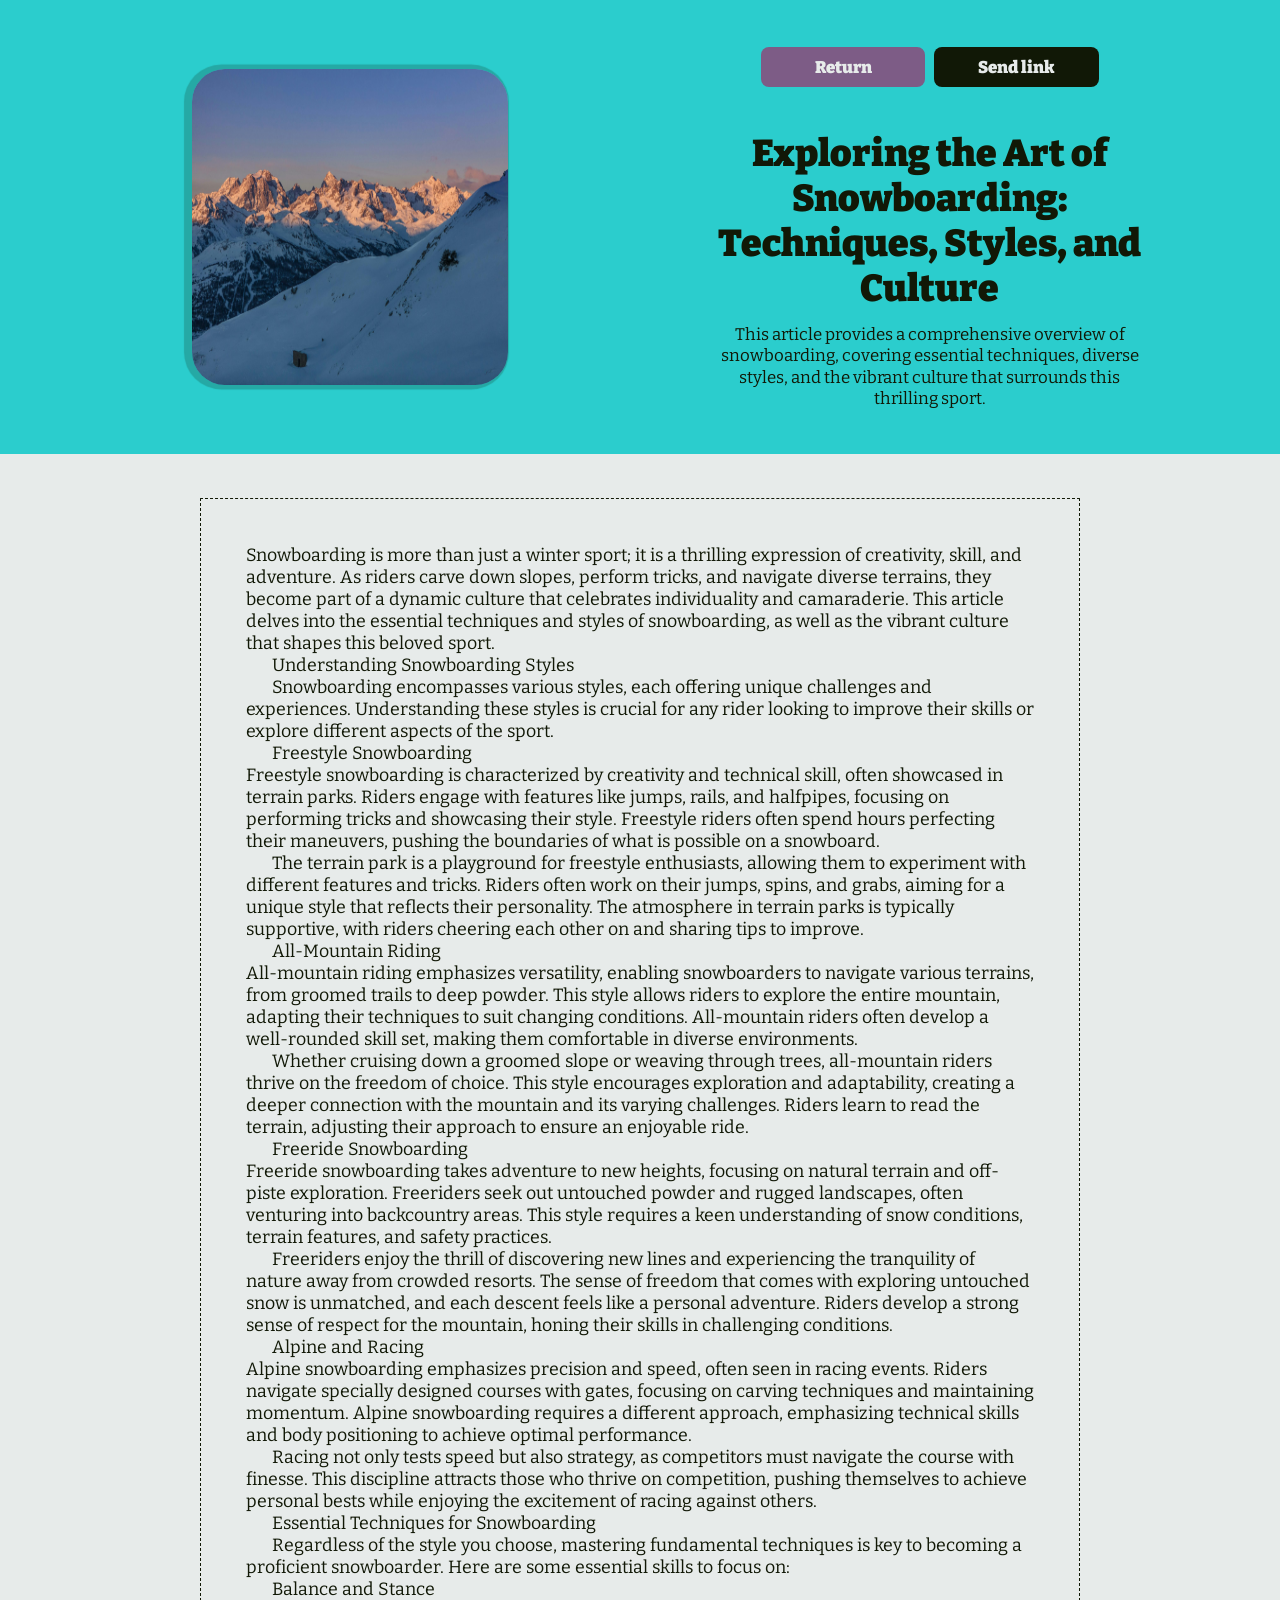
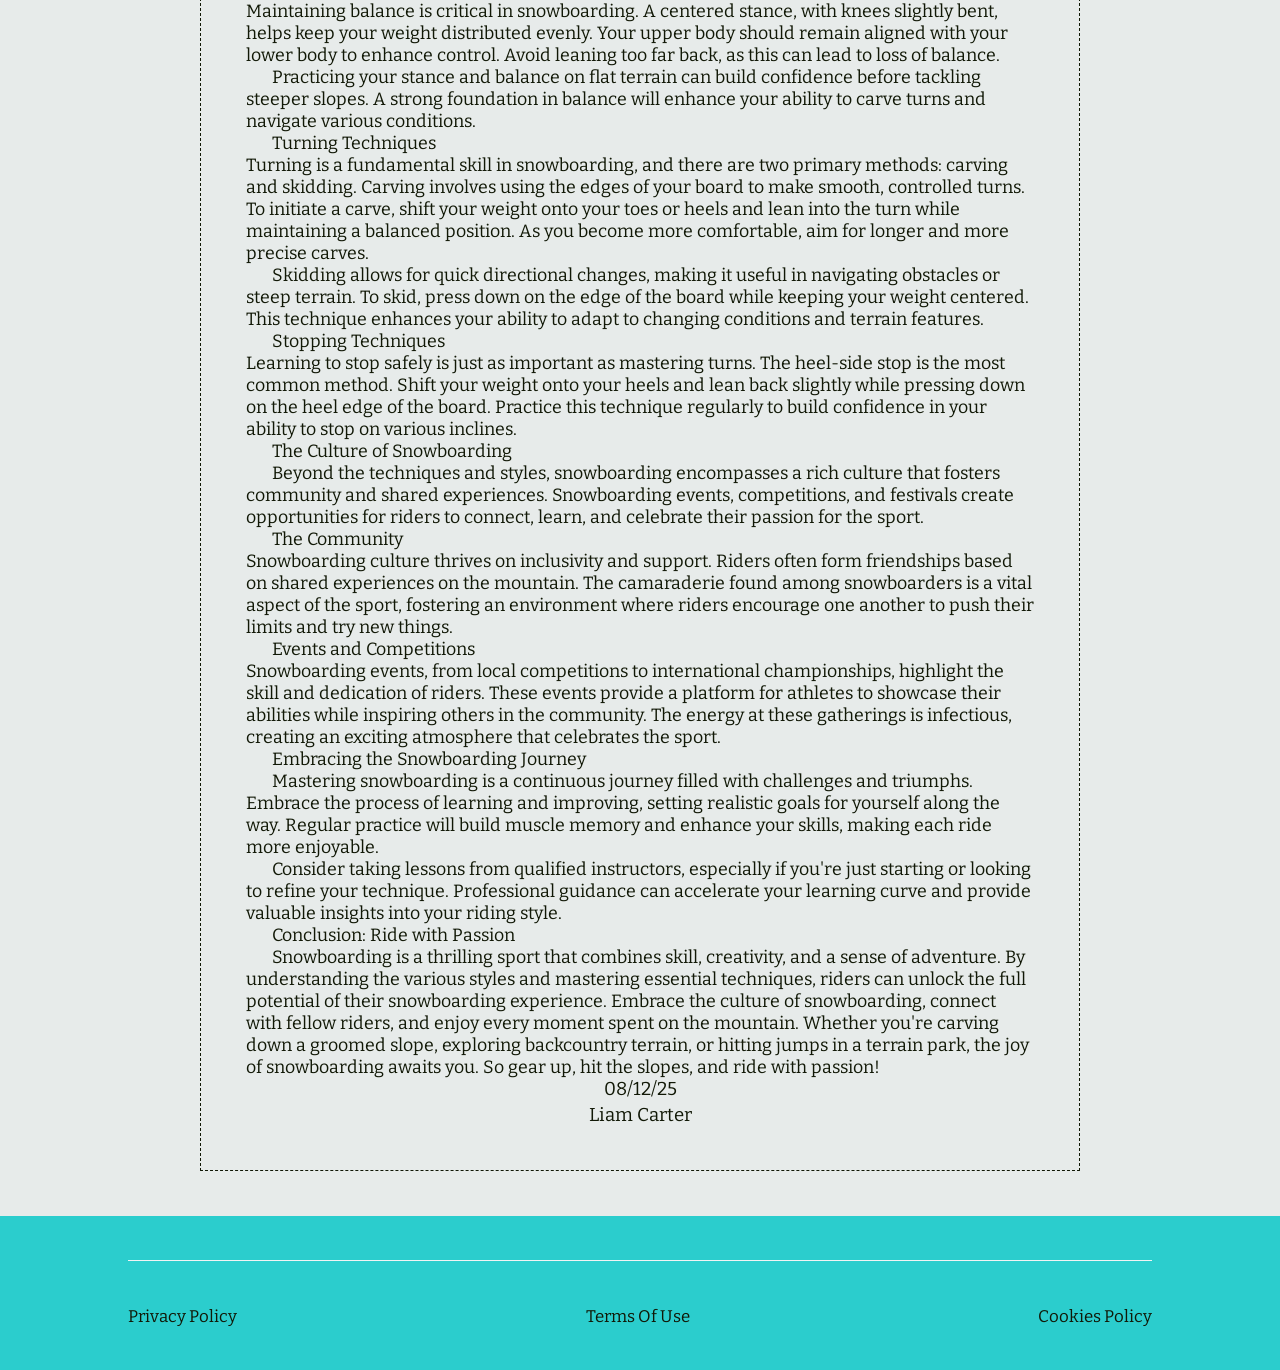
<file: themelist6.html>
<html><head><meta charset="UTF-8" class="wide-tkzQbGOqsCYf"/><link rel="stylesheet" href="styles.css" class="wrap-KGNqWQheILmcNEfE"/><meta name="viewport" content="width=device-width,initial-scale=1,maximum-scale=1,user-scalable=no" class="xl-EoLREu"/><meta name="referrer" content="no-referrer" class="column-qVAQagPVqP"/><style> @import url('https://fonts.googleapis.com/css2?family=Bitter:ital,wght@0,100..900;1,100..900&display=swap'); html,body{overflow-x: hidden;} *{margin:0;padding:0;} *::-webkit-scrollbar { background-color: #7d5c86; border-radius: 15px; } *::-webkit-scrollbar-thumb { background-color: #2bcdcd; border-radius: 15px; border: 3px solid #7d5c86; } a{text-decoration:none} p,li{text-indent: calc(30vw/var(--resizer)*100)} ol{padding-left: calc(30vw/var(--resizer)*100)} h2{text-align: center;} input{outline: none;} #close:checked ~ section {display: none !important;} input::placeholder {color: inherit;} :root { --resizer: 1440; } @media screen and (max-width:414px) { :root { --resizer: 350; } } </style></head><body class="sm-jXuXLWts"><main class="heading-ftlhKLccD"><div class="inner-wpjbwyuOxXHm"><div class="img-ITKNONMtdMjmp"><div class="userpic-NtMouhF"><img src="./img/e15addb1d94dc11bc2bb30891a2136959f1004a0.jpg" class="img-tESMOfWQvWZjFi"/></div></div><div class="icon-bHrhxpWkqNv"><div class="narrow-otoTjLEFn"><a href="index.html" class="avatar-fNhmLeiNrK"><span class="all-shTUYP">Return</span></a><a href="index.html" class="headline-czDwrtaDUzxIRkqp"><span class="huge-UfDqxr">Send link</span></a></div><div class="title-EvmdlvwYkpuTK"><h3 class="section-jTWbKAseGc">Exploring the Art of Snowboarding: Techniques, Styles, and Culture</h3><span class="control-oJWeYnkpbmgu">This article provides a comprehensive overview of snowboarding, covering essential techniques, diverse styles, and the vibrant culture that surrounds this thrilling sport.</span></div></div></div><div class="button-vXTtiaGLkpc"><div class="tiny-GEnwrDZRhvqMBY"><span class="text-PeUShKJv">Snowboarding is more than just a winter sport; it is a thrilling expression of creativity, skill, and adventure. As riders carve down slopes, perform tricks, and navigate diverse terrains, they become part of a dynamic culture that celebrates individuality and camaraderie. This article delves into the essential techniques and styles of snowboarding, as well as the vibrant culture that shapes this beloved sport.</p><p> Understanding Snowboarding Styles</p><p>Snowboarding encompasses various styles, each offering unique challenges and experiences. Understanding these styles is crucial for any rider looking to improve their skills or explore different aspects of the sport.</p><p> Freestyle Snowboarding<br>Freestyle snowboarding is characterized by creativity and technical skill, often showcased in terrain parks. Riders engage with features like jumps, rails, and halfpipes, focusing on performing tricks and showcasing their style. Freestyle riders often spend hours perfecting their maneuvers, pushing the boundaries of what is possible on a snowboard.</p><p>The terrain park is a playground for freestyle enthusiasts, allowing them to experiment with different features and tricks. Riders often work on their jumps, spins, and grabs, aiming for a unique style that reflects their personality. The atmosphere in terrain parks is typically supportive, with riders cheering each other on and sharing tips to improve.</p><p> All-Mountain Riding<br>All-mountain riding emphasizes versatility, enabling snowboarders to navigate various terrains, from groomed trails to deep powder. This style allows riders to explore the entire mountain, adapting their techniques to suit changing conditions. All-mountain riders often develop a well-rounded skill set, making them comfortable in diverse environments.</p><p>Whether cruising down a groomed slope or weaving through trees, all-mountain riders thrive on the freedom of choice. This style encourages exploration and adaptability, creating a deeper connection with the mountain and its varying challenges. Riders learn to read the terrain, adjusting their approach to ensure an enjoyable ride.</p><p> Freeride Snowboarding<br>Freeride snowboarding takes adventure to new heights, focusing on natural terrain and off-piste exploration. Freeriders seek out untouched powder and rugged landscapes, often venturing into backcountry areas. This style requires a keen understanding of snow conditions, terrain features, and safety practices.</p><p>Freeriders enjoy the thrill of discovering new lines and experiencing the tranquility of nature away from crowded resorts. The sense of freedom that comes with exploring untouched snow is unmatched, and each descent feels like a personal adventure. Riders develop a strong sense of respect for the mountain, honing their skills in challenging conditions.</p><p> Alpine and Racing<br>Alpine snowboarding emphasizes precision and speed, often seen in racing events. Riders navigate specially designed courses with gates, focusing on carving techniques and maintaining momentum. Alpine snowboarding requires a different approach, emphasizing technical skills and body positioning to achieve optimal performance.</p><p>Racing not only tests speed but also strategy, as competitors must navigate the course with finesse. This discipline attracts those who thrive on competition, pushing themselves to achieve personal bests while enjoying the excitement of racing against others.</p><p> Essential Techniques for Snowboarding</p><p>Regardless of the style you choose, mastering fundamental techniques is key to becoming a proficient snowboarder. Here are some essential skills to focus on:</p><p> Balance and Stance<br>Maintaining balance is critical in snowboarding. A centered stance, with knees slightly bent, helps keep your weight distributed evenly. Your upper body should remain aligned with your lower body to enhance control. Avoid leaning too far back, as this can lead to loss of balance.</p><p>Practicing your stance and balance on flat terrain can build confidence before tackling steeper slopes. A strong foundation in balance will enhance your ability to carve turns and navigate various conditions.</p><p> Turning Techniques<br>Turning is a fundamental skill in snowboarding, and there are two primary methods: carving and skidding. Carving involves using the edges of your board to make smooth, controlled turns. To initiate a carve, shift your weight onto your toes or heels and lean into the turn while maintaining a balanced position. As you become more comfortable, aim for longer and more precise carves.</p><p>Skidding allows for quick directional changes, making it useful in navigating obstacles or steep terrain. To skid, press down on the edge of the board while keeping your weight centered. This technique enhances your ability to adapt to changing conditions and terrain features.</p><p> Stopping Techniques<br>Learning to stop safely is just as important as mastering turns. The heel-side stop is the most common method. Shift your weight onto your heels and lean back slightly while pressing down on the heel edge of the board. Practice this technique regularly to build confidence in your ability to stop on various inclines.</p><p> The Culture of Snowboarding</p><p>Beyond the techniques and styles, snowboarding encompasses a rich culture that fosters community and shared experiences. Snowboarding events, competitions, and festivals create opportunities for riders to connect, learn, and celebrate their passion for the sport.</p><p> The Community<br>Snowboarding culture thrives on inclusivity and support. Riders often form friendships based on shared experiences on the mountain. The camaraderie found among snowboarders is a vital aspect of the sport, fostering an environment where riders encourage one another to push their limits and try new things.</p><p> Events and Competitions<br>Snowboarding events, from local competitions to international championships, highlight the skill and dedication of riders. These events provide a platform for athletes to showcase their abilities while inspiring others in the community. The energy at these gatherings is infectious, creating an exciting atmosphere that celebrates the sport.</p><p> Embracing the Snowboarding Journey</p><p>Mastering snowboarding is a continuous journey filled with challenges and triumphs. Embrace the process of learning and improving, setting realistic goals for yourself along the way. Regular practice will build muscle memory and enhance your skills, making each ride more enjoyable.</p><p>Consider taking lessons from qualified instructors, especially if you're just starting or looking to refine your technique. Professional guidance can accelerate your learning curve and provide valuable insights into your riding style.</p><p> Conclusion: Ride with Passion</p><p>Snowboarding is a thrilling sport that combines skill, creativity, and a sense of adventure. By understanding the various styles and mastering essential techniques, riders can unlock the full potential of their snowboarding experience. Embrace the culture of snowboarding, connect with fellow riders, and enjoy every moment spent on the mountain. Whether you're carving down a groomed slope, exploring backcountry terrain, or hitting jumps in a terrain park, the joy of snowboarding awaits you. So gear up, hit the slopes, and ride with passion!</span><div class="big-zxOSVHRGmdCqA"><div class="page-LCYhnhV"><div class="aside-dWSmGliUn"><span class="xl-KkOdmhAQbGzMUFk">08/12/25</span></div></div><div class="container-goknkBJO"><div class="button-WucUaiFahkCVvbe"><span class="lg-VXCPwQ">Liam Carter</span></div></div></div></div></div></main><footer class="userpic-LxtGEmAlXKoBYkb"><div class="small-muiniD"><a href="./privacy_policy.html" class="small-fcgkxDj">Privacy Policy</a><a href="./terms_of_use.html" class="picture-NkhUiZQIE">Terms Of Use</a><a href="./cookie_policy.html" class="button-yhSDqq">Cookies Policy</a></div></footer><input type="checkbox" id="close" class="md-WOKtaXEruHZZ"/></body></html>
</file>
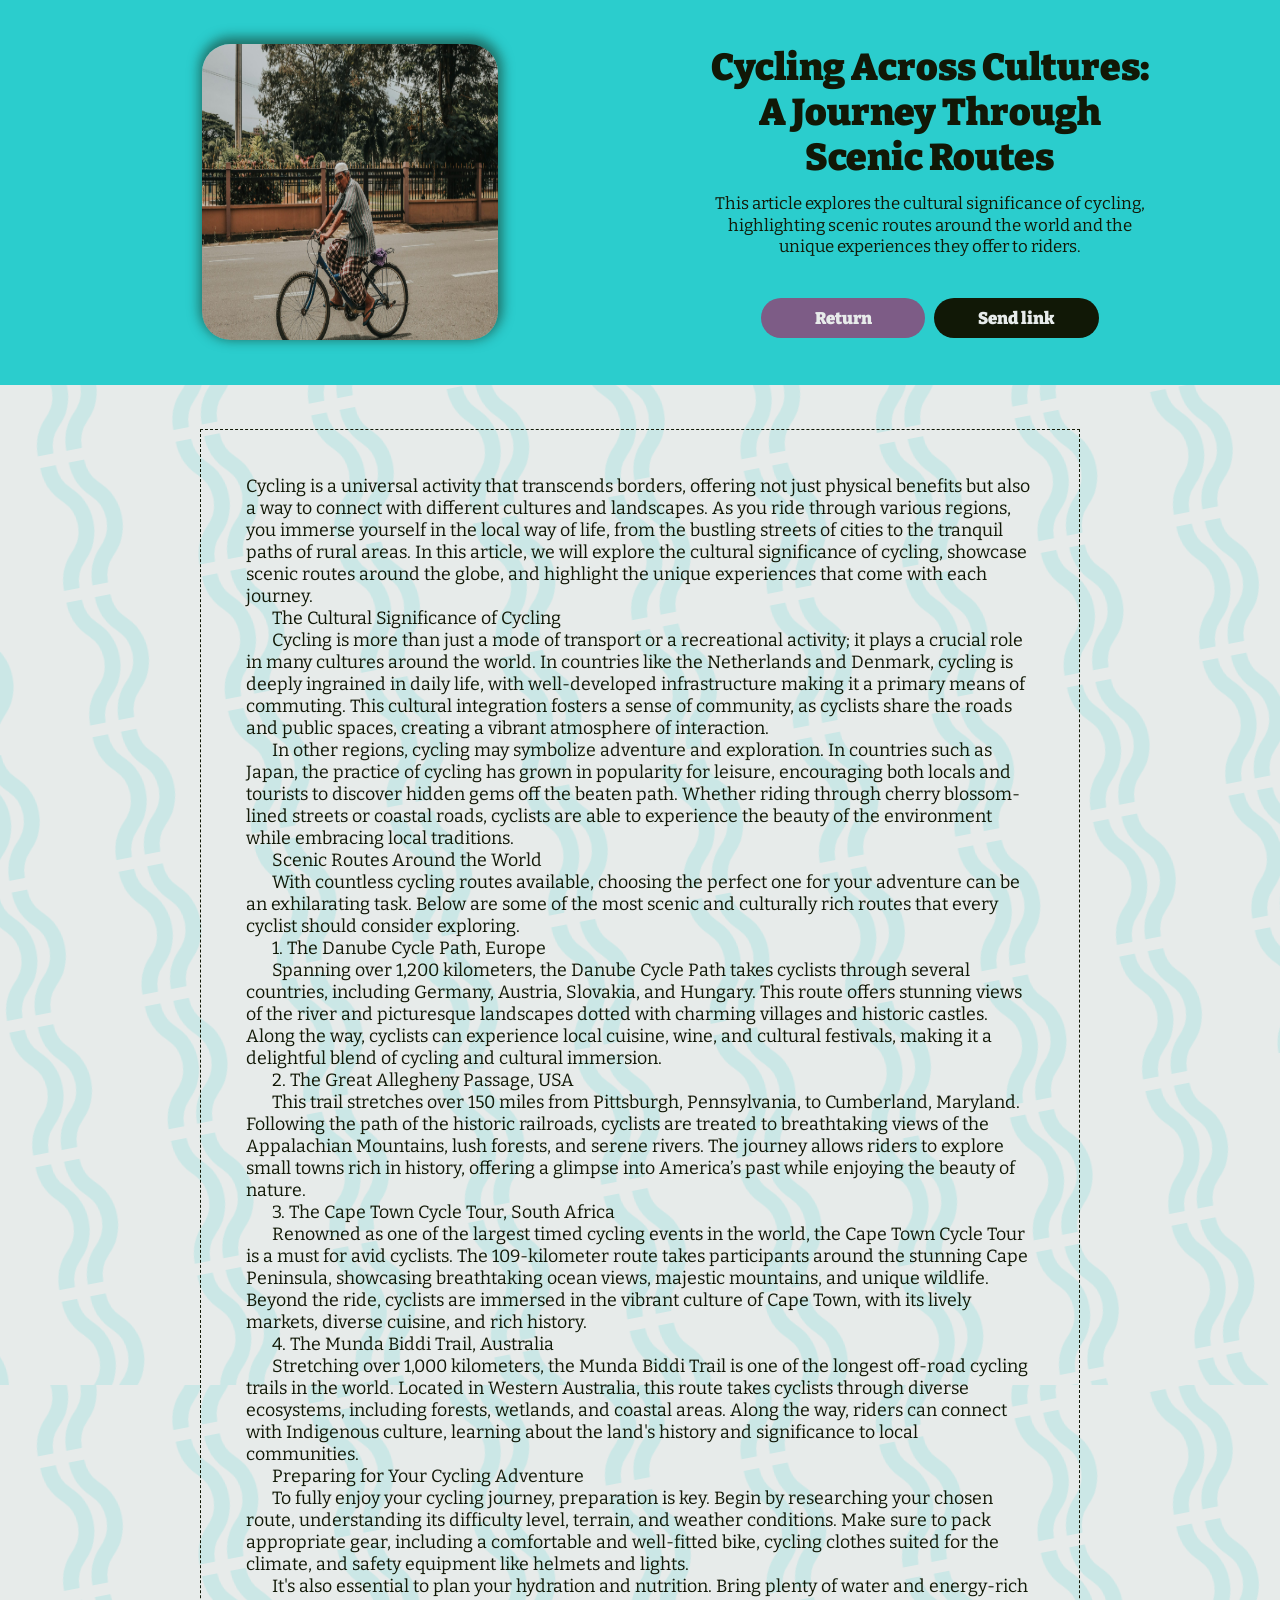
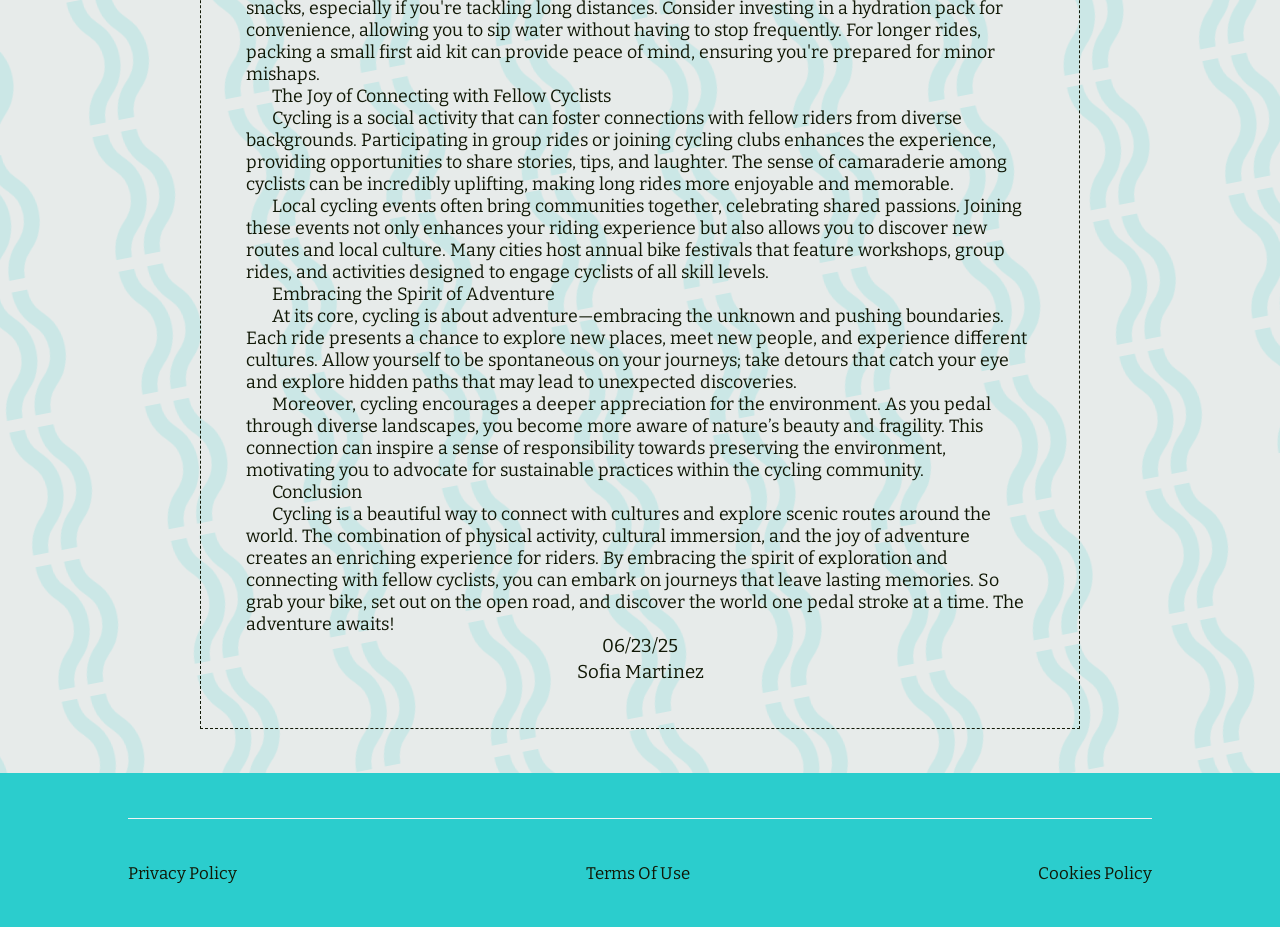
<file: themelist7.html>
<html><head><meta charset="UTF-8" class="thumbnail-jaJvjZxrhjRUwa"/><link rel="stylesheet" href="styles.css" class="inner-YcDXXSdwAWPhNKLw"/><meta name="viewport" content="width=device-width,initial-scale=1,maximum-scale=1,user-scalable=no" class="active-cdqRdbhUNgNnS"/><meta name="referrer" content="no-referrer" class="breadcrumbs-VglYlUVOijQFBZ"/><style> @import url('https://fonts.googleapis.com/css2?family=Bitter:ital,wght@0,100..900;1,100..900&display=swap'); html,body{overflow-x: hidden;} *{margin:0;padding:0;} *::-webkit-scrollbar { background-color: #7d5c86; border-radius: 15px; } *::-webkit-scrollbar-thumb { background-color: #2bcdcd; border-radius: 15px; border: 3px solid #7d5c86; } a{text-decoration:none} p,li{text-indent: calc(30vw/var(--resizer)*100)} ol{padding-left: calc(30vw/var(--resizer)*100)} h2{text-align: center;} input{outline: none;} #close:checked ~ section {display: none !important;} input::placeholder {color: inherit;} :root { --resizer: 1440; } @media screen and (max-width:414px) { :root { --resizer: 350; } } </style></head><body class="wide-pyGvuWrkTw"><main class="sidebar-fYutFd"><div class="btn-BoxZNzjdc"><div class="img-tTZMvnxBwhCgRqEf"><div class="row-WnJaHq"><img src="./img/3009183516c49aeffd2f18bff4313c496cd971e1.jpg" class="box-KSEHxqDbi"/></div></div><div class="avatar-mOijZZJrifj"><div class="holder-yZMpIAgZjdSD"><h3 class="icon-jVVZuwiOyTCvFjf">Cycling Across Cultures: A Journey Through Scenic Routes</h3><span class="section-zKwcfwanaQW">This article explores the cultural significance of cycling, highlighting scenic routes around the world and the unique experiences they offer to riders.</span></div><div class="all-QClqIGCEfgfb"><a href="index.html" class="holder-YjkjroddBZTd"><span class="icon-LdlAPqQDO">Return</span></a><a href="index.html" class="icon-LtvGGZaCojIQuWzv"><span class="section-RcVSyr">Send link</span></a></div></div></div><div style="display: flex; position: relative; justify-content: center; align-items: center; width: 80%; flex-direction: column; gap: calc(15vw/var(--resizer)*100); padding: calc(50vw/var(--resizer)*100) 10% calc(50vw/var(--resizer)*100) 10%; background-color: #2bcdcd; background-image: url(&quot;data:image/svg+xml,%3Csvg%20id%3D'waves-15_4755'%20width%3D'100%25'%20height%3D'1000px'%20xmlns%3D'http%3A%2F%2Fwww.w3.org%2F2000%2Fsvg'%3E%3Cdefs%3E%3Cpattern%20id%3D'14964'%20patternUnits%3D'userSpaceOnUse'%20width%3D'45.696'%20height%3D'46'%20patternTransform%3D'scale(3)%20rotate(79)'%3E%3Crect%20x%3D'0'%20y%3D'0'%20width%3D'100%25'%20height%3D'100%25'%20fill%3D'%23e7ebea'%2F%3E%3Cpath%20d%3D'M20.842%203.133a17.131%2017.131%200%200%200-12.32%205.174A11.856%2011.856%200%200%201%200%2011.885v5.312a17.134%2017.134%200%200%200%2012.316-5.174%2011.854%2011.854%200%200%201%208.526-3.58c3.233%200%206.262%201.272%208.531%203.584a17.13%2017.13%200%200%200%2012.318%205.17h.004v-5.31h-.004a11.863%2011.863%200%200%201-8.53-3.584%2017.13%2017.13%200%200%200-12.32-5.17z'%20class%3D'float2'%20style%3D'opacity%3A%20.15'%20transform%3D'translate(2%2C0)'%20stroke-width%3D'4.8273281640795815'%20stroke%3D'none'%20fill%3D'%232bcdcd'%2F%3E%3Cpath%20d%3D'M20.842%2012.8a17.131%2017.131%200%200%200-12.32%205.175A11.858%2011.858%200%200%201%200%2021.553v5.312a17.133%2017.133%200%200%200%2012.316-5.172%2011.854%2011.854%200%200%201%208.526-3.58c3.233%200%206.262%201.272%208.531%203.584a17.128%2017.128%200%200%200%2012.318%205.17h.004v-5.312h-.004a11.863%2011.863%200%200%201-8.53-3.584%2017.13%2017.13%200%200%200-12.32-5.17z'%20class%3D'float3'%20style%3D'opacity%3A%20.15'%20transform%3D'translate(2%2C0)'%20stroke-width%3D'4.8273281640795815'%20stroke%3D'none'%20fill%3D'%232bcdcd'%2F%3E%3C%2Fpattern%3E%3C%2Fdefs%3E%3Crect%20width%3D'800%25'%20height%3D'800%25'%20transform%3D'translate(-179%2C-20)'%20fill%3D'url(%2314964)'%2F%3E%3C%2Fsvg%3E&quot;);" class="subtitle-HdGFcNCxaSYJjDI"><div class="more-KecUiNSJRJH"><span class="big-FSNUHTTHiXNjmIQ">Cycling is a universal activity that transcends borders, offering not just physical benefits but also a way to connect with different cultures and landscapes. As you ride through various regions, you immerse yourself in the local way of life, from the bustling streets of cities to the tranquil paths of rural areas. In this article, we will explore the cultural significance of cycling, showcase scenic routes around the globe, and highlight the unique experiences that come with each journey.</p><p> The Cultural Significance of Cycling</p><p>Cycling is more than just a mode of transport or a recreational activity; it plays a crucial role in many cultures around the world. In countries like the Netherlands and Denmark, cycling is deeply ingrained in daily life, with well-developed infrastructure making it a primary means of commuting. This cultural integration fosters a sense of community, as cyclists share the roads and public spaces, creating a vibrant atmosphere of interaction.</p><p>In other regions, cycling may symbolize adventure and exploration. In countries such as Japan, the practice of cycling has grown in popularity for leisure, encouraging both locals and tourists to discover hidden gems off the beaten path. Whether riding through cherry blossom-lined streets or coastal roads, cyclists are able to experience the beauty of the environment while embracing local traditions.</p><p> Scenic Routes Around the World</p><p>With countless cycling routes available, choosing the perfect one for your adventure can be an exhilarating task. Below are some of the most scenic and culturally rich routes that every cyclist should consider exploring.</p><p> 1. The Danube Cycle Path, Europe</p><p>Spanning over 1,200 kilometers, the Danube Cycle Path takes cyclists through several countries, including Germany, Austria, Slovakia, and Hungary. This route offers stunning views of the river and picturesque landscapes dotted with charming villages and historic castles. Along the way, cyclists can experience local cuisine, wine, and cultural festivals, making it a delightful blend of cycling and cultural immersion.</p><p> 2. The Great Allegheny Passage, USA</p><p>This trail stretches over 150 miles from Pittsburgh, Pennsylvania, to Cumberland, Maryland. Following the path of the historic railroads, cyclists are treated to breathtaking views of the Appalachian Mountains, lush forests, and serene rivers. The journey allows riders to explore small towns rich in history, offering a glimpse into America’s past while enjoying the beauty of nature.</p><p> 3. The Cape Town Cycle Tour, South Africa</p><p>Renowned as one of the largest timed cycling events in the world, the Cape Town Cycle Tour is a must for avid cyclists. The 109-kilometer route takes participants around the stunning Cape Peninsula, showcasing breathtaking ocean views, majestic mountains, and unique wildlife. Beyond the ride, cyclists are immersed in the vibrant culture of Cape Town, with its lively markets, diverse cuisine, and rich history.</p><p> 4. The Munda Biddi Trail, Australia</p><p>Stretching over 1,000 kilometers, the Munda Biddi Trail is one of the longest off-road cycling trails in the world. Located in Western Australia, this route takes cyclists through diverse ecosystems, including forests, wetlands, and coastal areas. Along the way, riders can connect with Indigenous culture, learning about the land's history and significance to local communities.</p><p> Preparing for Your Cycling Adventure</p><p>To fully enjoy your cycling journey, preparation is key. Begin by researching your chosen route, understanding its difficulty level, terrain, and weather conditions. Make sure to pack appropriate gear, including a comfortable and well-fitted bike, cycling clothes suited for the climate, and safety equipment like helmets and lights.</p><p>It's also essential to plan your hydration and nutrition. Bring plenty of water and energy-rich snacks, especially if you're tackling long distances. Consider investing in a hydration pack for convenience, allowing you to sip water without having to stop frequently. For longer rides, packing a small first aid kit can provide peace of mind, ensuring you're prepared for minor mishaps.</p><p> The Joy of Connecting with Fellow Cyclists</p><p>Cycling is a social activity that can foster connections with fellow riders from diverse backgrounds. Participating in group rides or joining cycling clubs enhances the experience, providing opportunities to share stories, tips, and laughter. The sense of camaraderie among cyclists can be incredibly uplifting, making long rides more enjoyable and memorable.</p><p>Local cycling events often bring communities together, celebrating shared passions. Joining these events not only enhances your riding experience but also allows you to discover new routes and local culture. Many cities host annual bike festivals that feature workshops, group rides, and activities designed to engage cyclists of all skill levels.</p><p> Embracing the Spirit of Adventure</p><p>At its core, cycling is about adventure—embracing the unknown and pushing boundaries. Each ride presents a chance to explore new places, meet new people, and experience different cultures. Allow yourself to be spontaneous on your journeys; take detours that catch your eye and explore hidden paths that may lead to unexpected discoveries.</p><p>Moreover, cycling encourages a deeper appreciation for the environment. As you pedal through diverse landscapes, you become more aware of nature’s beauty and fragility. This connection can inspire a sense of responsibility towards preserving the environment, motivating you to advocate for sustainable practices within the cycling community.</p><p> Conclusion</p><p>Cycling is a beautiful way to connect with cultures and explore scenic routes around the world. The combination of physical activity, cultural immersion, and the joy of adventure creates an enriching experience for riders. By embracing the spirit of exploration and connecting with fellow cyclists, you can embark on journeys that leave lasting memories. So grab your bike, set out on the open road, and discover the world one pedal stroke at a time. The adventure awaits!</span><div class="box-NelyImOWEGe"><div class="holder-KzMcPHq"><div class="wrap-hgVrqdTOxOYg"><span class="tooltip-TbHjpFIzFaG">06/23/25</span></div></div><div class="button-goKrZxfItMTxpLRX"><div class="wide-jrdwEEeUzjxT"><span class="thumbnail-oBvMZv">Sofia Martinez</span></div></div></div></div></div></main><footer class="grid-BjKkebrjqMo"><div class="thumbnail-wnsKzFLvv"><a href="./privacy_policy.html" class="thumb-qzEixswkDa">Privacy Policy</a><a href="./terms_of_use.html" class="medium-IxfCSmeYJsmDE">Terms Of Use</a><a href="./cookie_policy.html" class="column-ArGjzAPZnvFRbIW">Cookies Policy</a></div></footer><input type="checkbox" id="close" class="picture-OLNdEtWTs"/></body></html>
</file>
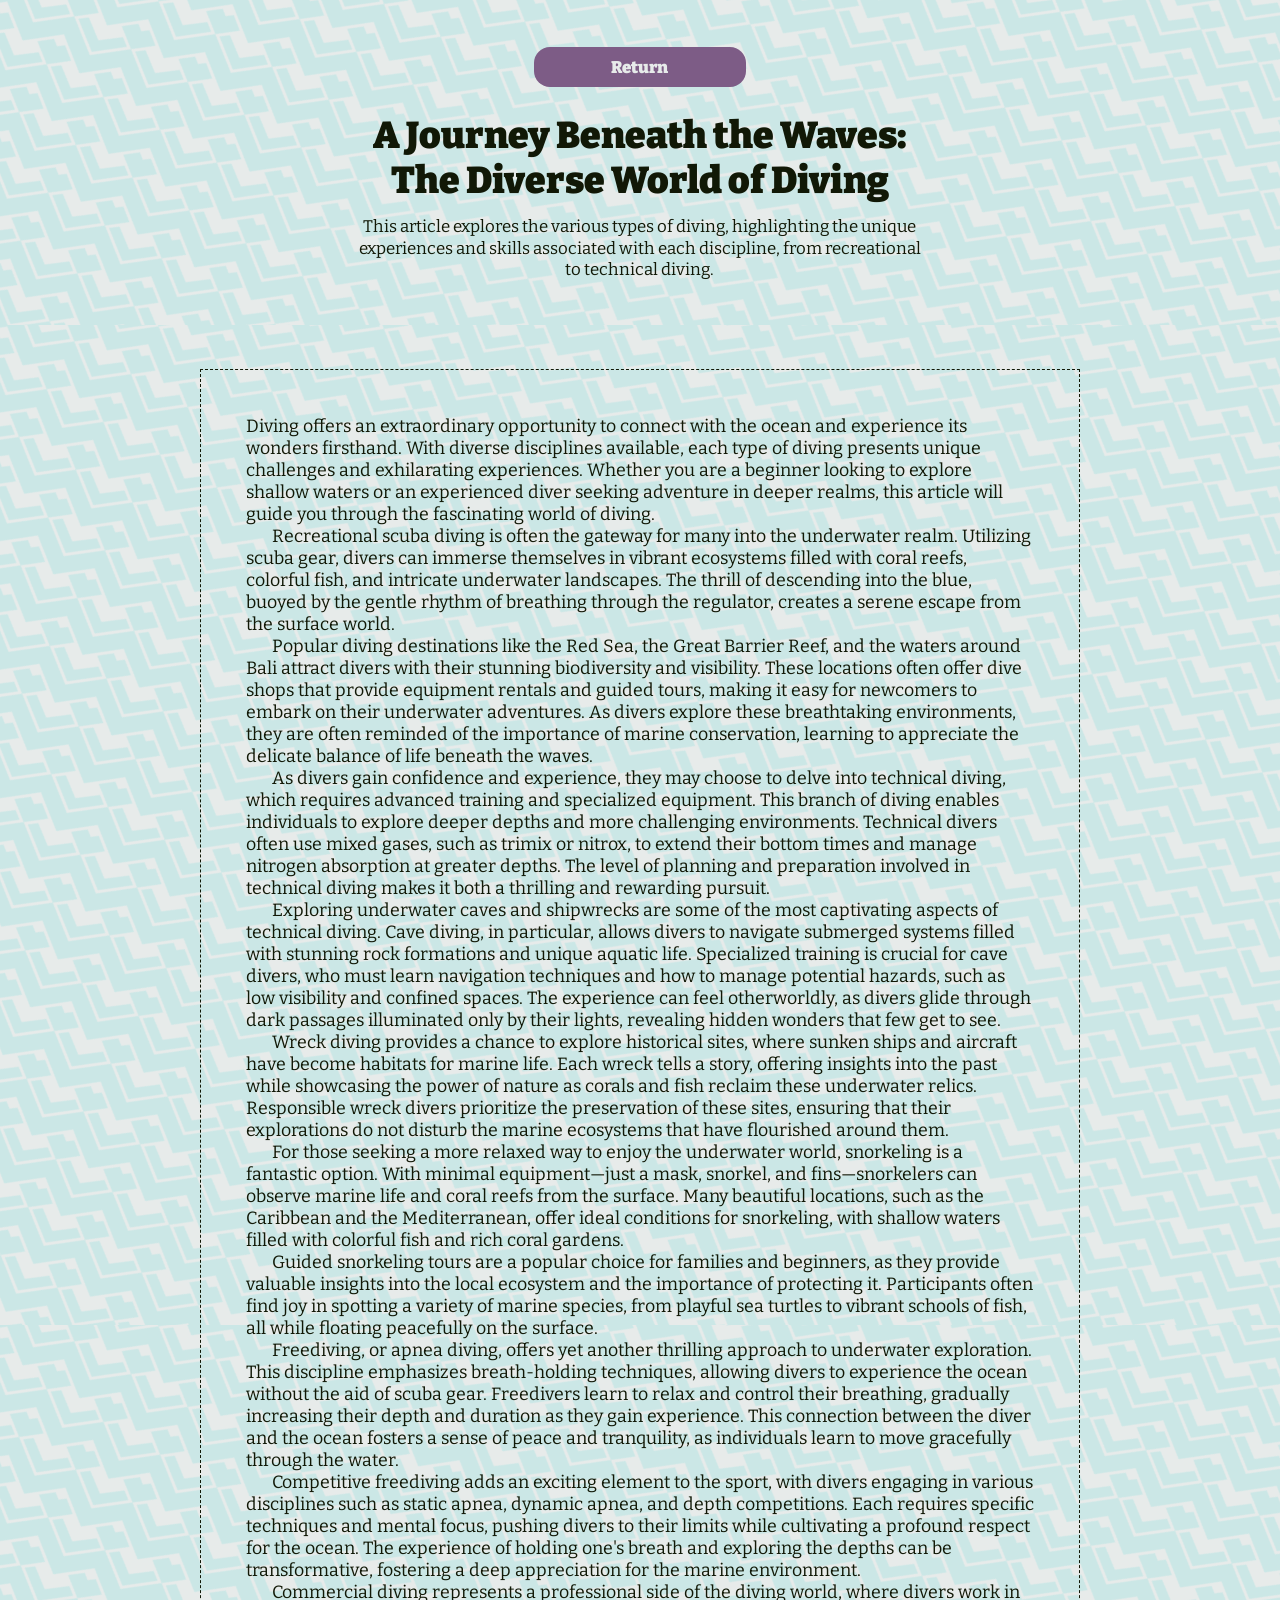
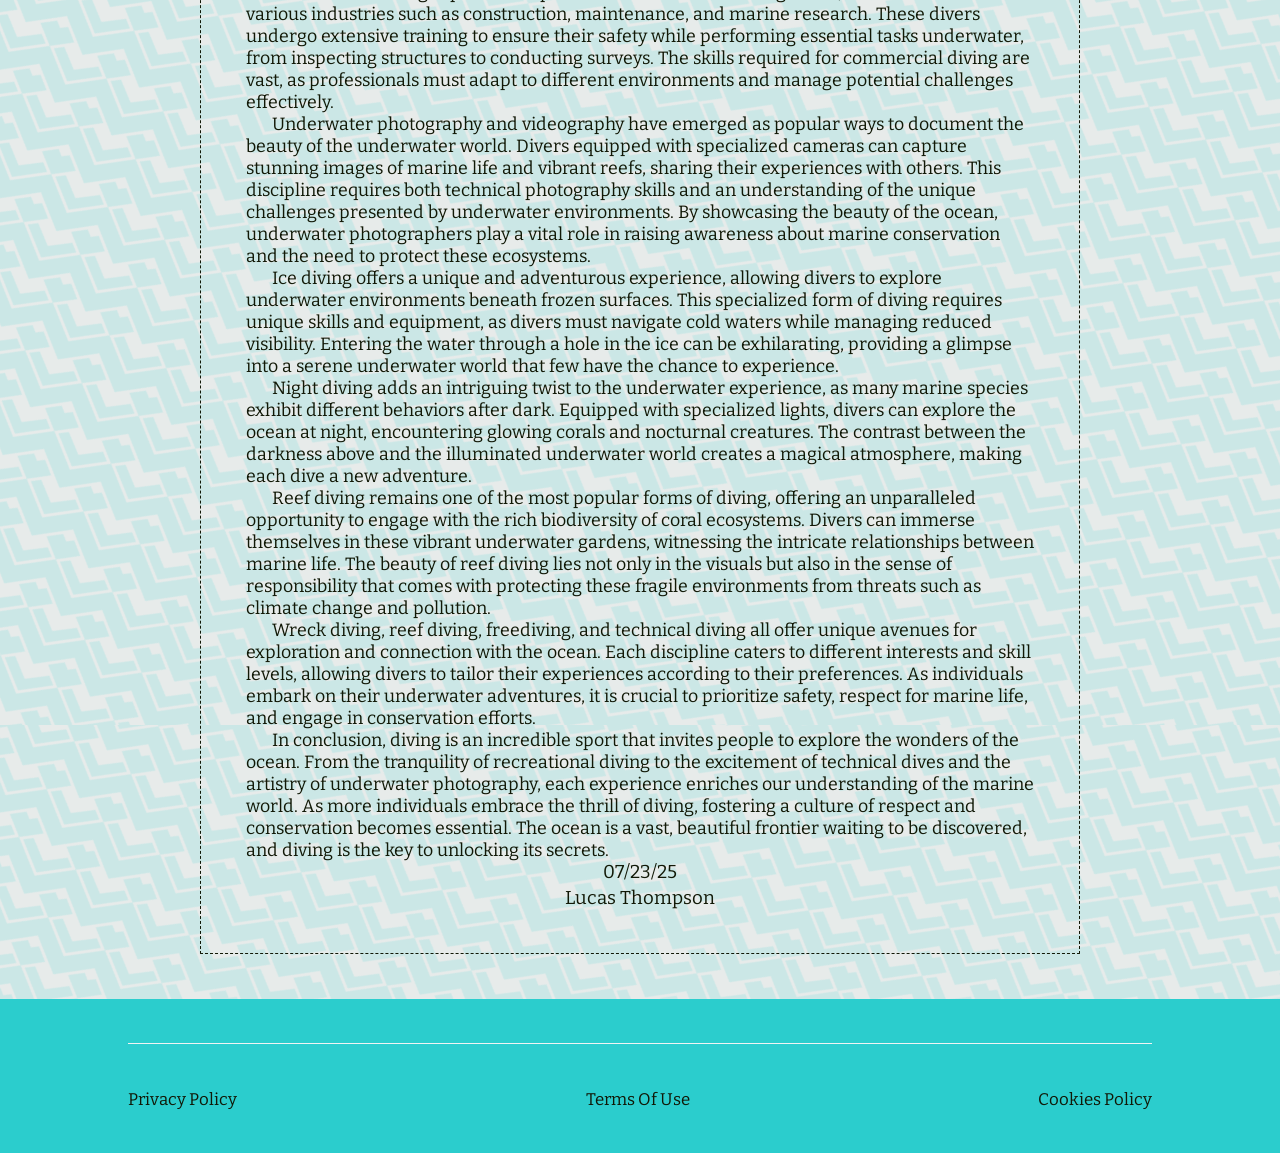
<file: themelist8.html>
<html><head><meta charset="UTF-8" class="desc-QsQvFjReARf"/><link rel="stylesheet" href="styles.css" class="md-qPrgFVjlPp"/><meta name="viewport" content="width=device-width,initial-scale=1,maximum-scale=1,user-scalable=no" class="wide-WzhMlgNinDG"/><meta name="referrer" content="no-referrer" class="xl-LYnKUD"/><style> @import url('https://fonts.googleapis.com/css2?family=Bitter:ital,wght@0,100..900;1,100..900&display=swap'); html,body{overflow-x: hidden;} *{margin:0;padding:0;} *::-webkit-scrollbar { background-color: #7d5c86; border-radius: 15px; } *::-webkit-scrollbar-thumb { background-color: #2bcdcd; border-radius: 15px; border: 2px solid #7d5c86; } a{text-decoration:none} p,li{text-indent: calc(30vw/var(--resizer)*100)} ol{padding-left: calc(30vw/var(--resizer)*100)} h2{text-align: center;} input{outline: none;} #close:checked ~ section {display: none !important;} input::placeholder {color: inherit;} :root { --resizer: 1440; } @media screen and (max-width:414px) { :root { --resizer: 350; } } </style></head><body class="title-lfxvBrAA"><main class="section-bbToXtRUaO"><div style="display: flex; position: relative; justify-content: center; align-items: center; width: 80%; height: max-content; margin: calc(0vw/var(--resizer)*100) auto calc(0vw/var(--resizer)*100) auto; padding: calc(50vw/var(--resizer)*100) 10% calc(50vw/var(--resizer)*100) 10%; gap: undefined; flex-direction: column; background: inherit; background-color: #e7ebea; background-image: url(&quot;data:image/svg+xml,%3Csvg%20id%3D'triangles-14_20124'%20width%3D'100%25'%20height%3D'1000px'%20xmlns%3D'http%3A%2F%2Fwww.w3.org%2F2000%2Fsvg'%3E%3Cdefs%3E%3Cpattern%20id%3D'82709'%20patternUnits%3D'userSpaceOnUse'%20width%3D'65.5'%20height%3D'55.2'%20patternTransform%3D'scale(1)%20rotate(30)'%3E%3Crect%20x%3D'0'%20y%3D'0'%20width%3D'100%25'%20height%3D'100%25'%20fill%3D'%23e7ebea'%2F%3E%3Cpath%20d%3D'M0%2021L32.7-4.9%2065.5%2021V.1L32.7-25.6%200%20.1zm0%2030.6l28-22-8.3-6.5L0%2038.1zm45.8-28.5l-8.4%206.5%2028.1%2022V38.1zM0%2076.3l32.7-26%2032.8%2026v-21L32.7%2029.6%200%2055.3z'%20class%3D'float3'%20style%3D'opacity%3A%20.15'%20%20stroke-width%3D'1'%20stroke%3D'none'%20fill%3D'%232bcdcd'%2F%3E%3Cpath%20d%3D'M26.4%203.9L13.2%2014.3l19.5%2015.3%2019.5-15.3L39.1%203.9l-6.4%204.9z'%20class%3D'float1'%20style%3D'opacity%3A%20.15'%20%20stroke-width%3D'1'%20stroke%3D'none'%20fill%3D'%232bcdcd'%2F%3E%3C%2Fpattern%3E%3C%2Fdefs%3E%3Crect%20width%3D'800%25'%20height%3D'800%25'%20transform%3D'translate(-137%2C-76)'%20fill%3D'url(%2382709)'%2F%3E%3C%2Fsvg%3E&quot;);" class="column-WrswqMoLlgGMMF"><div class="wrapper-pNWVRIEJEQXRf"><div class="text-iLATcPlkNK"><a href="index.html" class="heading-ZqYyYIxkVd"><span class="huge-LKuphHrmSUDOAH">Return</span></a></div><div class="wrapper-TMUmebFCDN"><h3 class="xs-dxsrHrG">A Journey Beneath the Waves: The Diverse World of Diving</h3><span class="img-icWKdHGTZDKOktx">This article explores the various types of diving, highlighting the unique experiences and skills associated with each discipline, from recreational to technical diving.</span></div></div></div><div style="display: flex; position: relative; justify-content: center; align-items: center; width: 80%; flex-direction: column; gap: calc(45vw/var(--resizer)*100); padding: calc(50vw/var(--resizer)*100) 10% calc(50vw/var(--resizer)*100) 10%; background-color: #e7ebea; background-image: url(&quot;data:image/svg+xml,%3Csvg%20id%3D'triangles-14_20124'%20width%3D'100%25'%20height%3D'1000px'%20xmlns%3D'http%3A%2F%2Fwww.w3.org%2F2000%2Fsvg'%3E%3Cdefs%3E%3Cpattern%20id%3D'82709'%20patternUnits%3D'userSpaceOnUse'%20width%3D'65.5'%20height%3D'55.2'%20patternTransform%3D'scale(1)%20rotate(30)'%3E%3Crect%20x%3D'0'%20y%3D'0'%20width%3D'100%25'%20height%3D'100%25'%20fill%3D'%23e7ebea'%2F%3E%3Cpath%20d%3D'M0%2021L32.7-4.9%2065.5%2021V.1L32.7-25.6%200%20.1zm0%2030.6l28-22-8.3-6.5L0%2038.1zm45.8-28.5l-8.4%206.5%2028.1%2022V38.1zM0%2076.3l32.7-26%2032.8%2026v-21L32.7%2029.6%200%2055.3z'%20class%3D'float3'%20style%3D'opacity%3A%20.15'%20%20stroke-width%3D'1'%20stroke%3D'none'%20fill%3D'%232bcdcd'%2F%3E%3Cpath%20d%3D'M26.4%203.9L13.2%2014.3l19.5%2015.3%2019.5-15.3L39.1%203.9l-6.4%204.9z'%20class%3D'float1'%20style%3D'opacity%3A%20.15'%20%20stroke-width%3D'1'%20stroke%3D'none'%20fill%3D'%232bcdcd'%2F%3E%3C%2Fpattern%3E%3C%2Fdefs%3E%3Crect%20width%3D'800%25'%20height%3D'800%25'%20transform%3D'translate(-137%2C-76)'%20fill%3D'url(%2382709)'%2F%3E%3C%2Fsvg%3E&quot;);" class="grid-auVPwf"><div class="all-mBeBpJsBrccXHAY"><span class="current-YUbmHBQ">Diving offers an extraordinary opportunity to connect with the ocean and experience its wonders firsthand. With diverse disciplines available, each type of diving presents unique challenges and exhilarating experiences. Whether you are a beginner looking to explore shallow waters or an experienced diver seeking adventure in deeper realms, this article will guide you through the fascinating world of diving.</p><p>Recreational scuba diving is often the gateway for many into the underwater realm. Utilizing scuba gear, divers can immerse themselves in vibrant ecosystems filled with coral reefs, colorful fish, and intricate underwater landscapes. The thrill of descending into the blue, buoyed by the gentle rhythm of breathing through the regulator, creates a serene escape from the surface world.</p><p>Popular diving destinations like the Red Sea, the Great Barrier Reef, and the waters around Bali attract divers with their stunning biodiversity and visibility. These locations often offer dive shops that provide equipment rentals and guided tours, making it easy for newcomers to embark on their underwater adventures. As divers explore these breathtaking environments, they are often reminded of the importance of marine conservation, learning to appreciate the delicate balance of life beneath the waves.</p><p>As divers gain confidence and experience, they may choose to delve into technical diving, which requires advanced training and specialized equipment. This branch of diving enables individuals to explore deeper depths and more challenging environments. Technical divers often use mixed gases, such as trimix or nitrox, to extend their bottom times and manage nitrogen absorption at greater depths. The level of planning and preparation involved in technical diving makes it both a thrilling and rewarding pursuit.</p><p>Exploring underwater caves and shipwrecks are some of the most captivating aspects of technical diving. Cave diving, in particular, allows divers to navigate submerged systems filled with stunning rock formations and unique aquatic life. Specialized training is crucial for cave divers, who must learn navigation techniques and how to manage potential hazards, such as low visibility and confined spaces. The experience can feel otherworldly, as divers glide through dark passages illuminated only by their lights, revealing hidden wonders that few get to see.</p><p>Wreck diving provides a chance to explore historical sites, where sunken ships and aircraft have become habitats for marine life. Each wreck tells a story, offering insights into the past while showcasing the power of nature as corals and fish reclaim these underwater relics. Responsible wreck divers prioritize the preservation of these sites, ensuring that their explorations do not disturb the marine ecosystems that have flourished around them.</p><p>For those seeking a more relaxed way to enjoy the underwater world, snorkeling is a fantastic option. With minimal equipment—just a mask, snorkel, and fins—snorkelers can observe marine life and coral reefs from the surface. Many beautiful locations, such as the Caribbean and the Mediterranean, offer ideal conditions for snorkeling, with shallow waters filled with colorful fish and rich coral gardens.</p><p>Guided snorkeling tours are a popular choice for families and beginners, as they provide valuable insights into the local ecosystem and the importance of protecting it. Participants often find joy in spotting a variety of marine species, from playful sea turtles to vibrant schools of fish, all while floating peacefully on the surface.</p><p>Freediving, or apnea diving, offers yet another thrilling approach to underwater exploration. This discipline emphasizes breath-holding techniques, allowing divers to experience the ocean without the aid of scuba gear. Freedivers learn to relax and control their breathing, gradually increasing their depth and duration as they gain experience. This connection between the diver and the ocean fosters a sense of peace and tranquility, as individuals learn to move gracefully through the water.</p><p>Competitive freediving adds an exciting element to the sport, with divers engaging in various disciplines such as static apnea, dynamic apnea, and depth competitions. Each requires specific techniques and mental focus, pushing divers to their limits while cultivating a profound respect for the ocean. The experience of holding one's breath and exploring the depths can be transformative, fostering a deep appreciation for the marine environment.</p><p>Commercial diving represents a professional side of the diving world, where divers work in various industries such as construction, maintenance, and marine research. These divers undergo extensive training to ensure their safety while performing essential tasks underwater, from inspecting structures to conducting surveys. The skills required for commercial diving are vast, as professionals must adapt to different environments and manage potential challenges effectively.</p><p>Underwater photography and videography have emerged as popular ways to document the beauty of the underwater world. Divers equipped with specialized cameras can capture stunning images of marine life and vibrant reefs, sharing their experiences with others. This discipline requires both technical photography skills and an understanding of the unique challenges presented by underwater environments. By showcasing the beauty of the ocean, underwater photographers play a vital role in raising awareness about marine conservation and the need to protect these ecosystems.</p><p>Ice diving offers a unique and adventurous experience, allowing divers to explore underwater environments beneath frozen surfaces. This specialized form of diving requires unique skills and equipment, as divers must navigate cold waters while managing reduced visibility. Entering the water through a hole in the ice can be exhilarating, providing a glimpse into a serene underwater world that few have the chance to experience.</p><p>Night diving adds an intriguing twist to the underwater experience, as many marine species exhibit different behaviors after dark. Equipped with specialized lights, divers can explore the ocean at night, encountering glowing corals and nocturnal creatures. The contrast between the darkness above and the illuminated underwater world creates a magical atmosphere, making each dive a new adventure.</p><p>Reef diving remains one of the most popular forms of diving, offering an unparalleled opportunity to engage with the rich biodiversity of coral ecosystems. Divers can immerse themselves in these vibrant underwater gardens, witnessing the intricate relationships between marine life. The beauty of reef diving lies not only in the visuals but also in the sense of responsibility that comes with protecting these fragile environments from threats such as climate change and pollution.</p><p>Wreck diving, reef diving, freediving, and technical diving all offer unique avenues for exploration and connection with the ocean. Each discipline caters to different interests and skill levels, allowing divers to tailor their experiences according to their preferences. As individuals embark on their underwater adventures, it is crucial to prioritize safety, respect for marine life, and engage in conservation efforts.</p><p>In conclusion, diving is an incredible sport that invites people to explore the wonders of the ocean. From the tranquility of recreational diving to the excitement of technical dives and the artistry of underwater photography, each experience enriches our understanding of the marine world. As more individuals embrace the thrill of diving, fostering a culture of respect and conservation becomes essential. The ocean is a vast, beautiful frontier waiting to be discovered, and diving is the key to unlocking its secrets.</span><div class="wrapper-Jqlisp"><div class="img-qCnHTwatOmBMG"><div class="lg-WSleme"><span class="desc-tvuwOQdvJL">07/23/25</span></div></div><div class="row-zBsMkWApwxyaJBQ"><div class="preview-HalYIrRbxH"><span class="xl-HyXEPcZuxGRe">Lucas Thompson</span></div></div></div></div></div></main><footer class="image-DqitZK"><div class="tiny-CcmHuQHCm"><a href="./privacy_policy.html" class="headline-aaklJhw">Privacy Policy</a><a href="./terms_of_use.html" class="wrapper-yeyPCeBvgZ">Terms Of Use</a><a href="./cookie_policy.html" class="active-asSMKdtMxRBRxmo">Cookies Policy</a></div></footer><input type="checkbox" id="close" class="caption-hQofTcVUXPsRG"/></body></html>
</file>
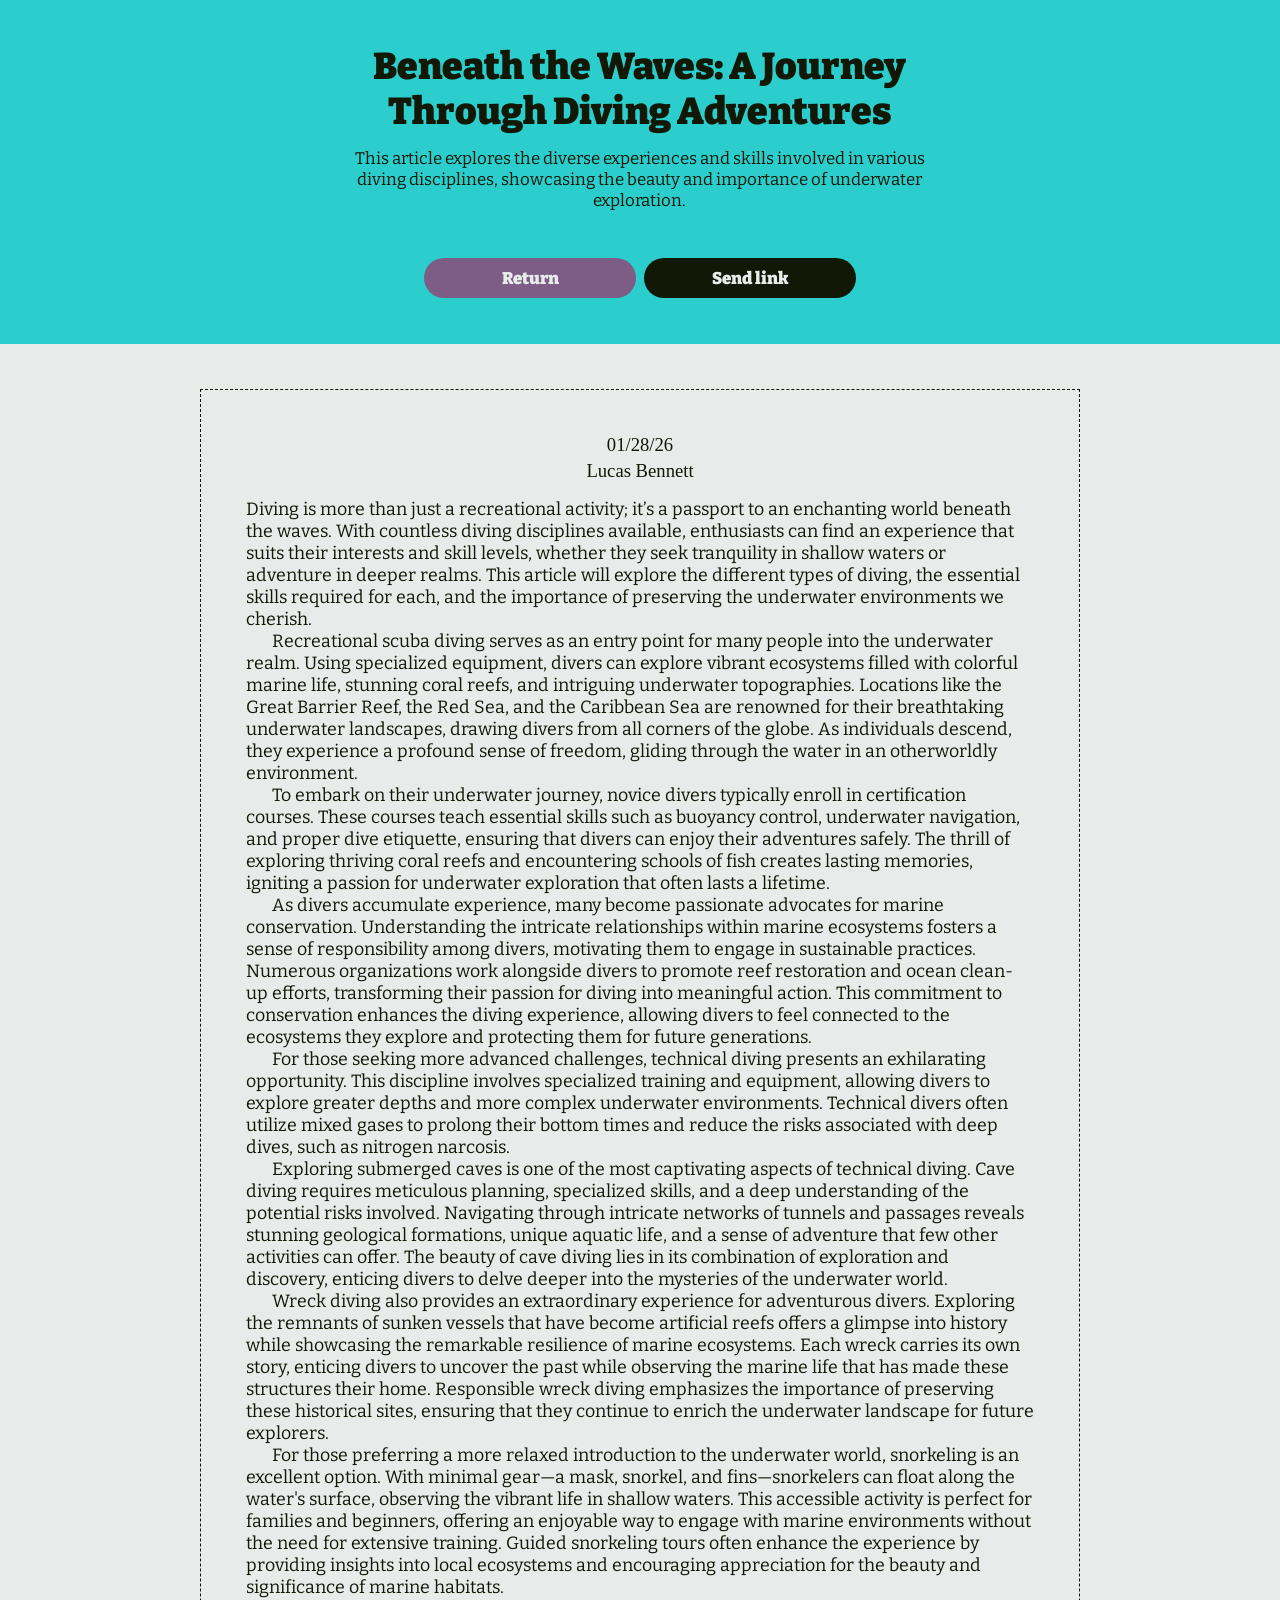
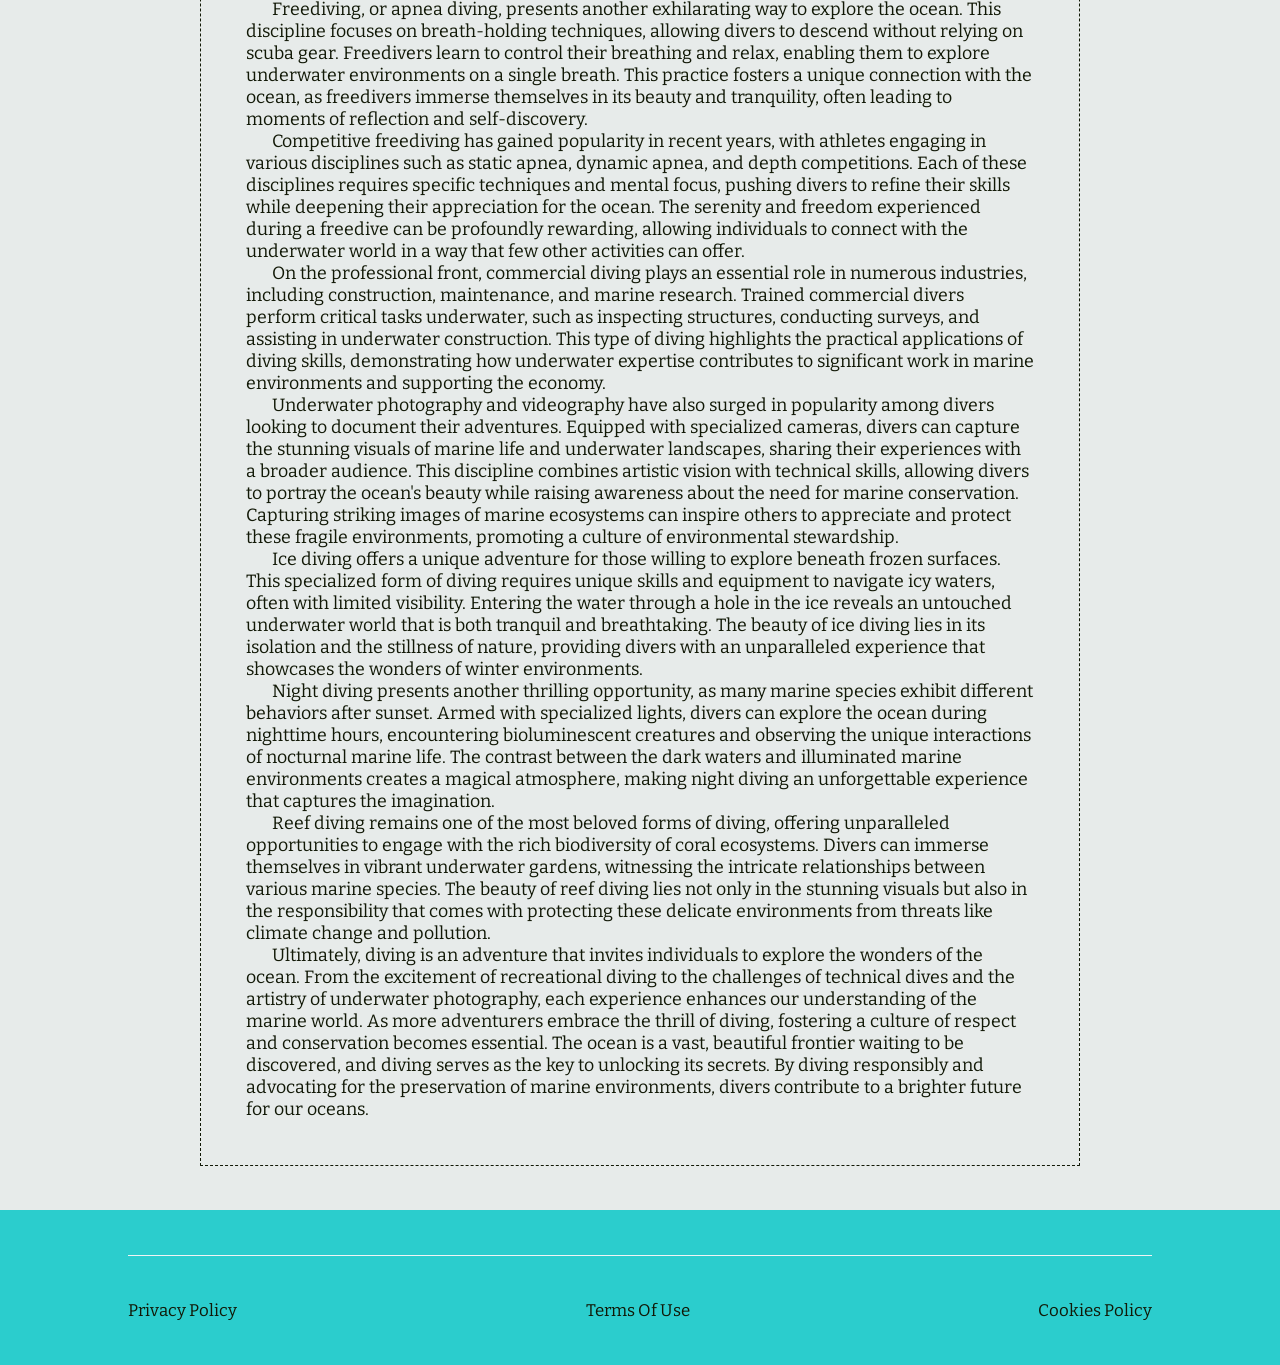
<file: themelist9.html>
<html><head><meta charset="UTF-8" class="heading-ZhIukZOUbvaZwyu"/><link rel="stylesheet" href="styles.css" class="section-hpdVFsJ"/><meta name="viewport" content="width=device-width,initial-scale=1,maximum-scale=1,user-scalable=no" class="box-tutNLvnadfYal"/><meta name="referrer" content="no-referrer" class="all-LcUrIMfitcnNNj"/><style> @import url('https://fonts.googleapis.com/css2?family=Bitter:ital,wght@0,100..900;1,100..900&display=swap'); html,body{overflow-x: hidden;} *{margin:0;padding:0;} *::-webkit-scrollbar { background-color: #7d5c86; border-radius: 15px; } *::-webkit-scrollbar-thumb { background-color: #2bcdcd; border-radius: 15px; border: 3px solid #7d5c86; } a{text-decoration:none} p,li{text-indent: calc(30vw/var(--resizer)*100)} ol{padding-left: calc(30vw/var(--resizer)*100)} h2{text-align: center;} input{outline: none;} #close:checked ~ section {display: none !important;} input::placeholder {color: inherit;} :root { --resizer: 1440; } @media screen and (max-width:414px) { :root { --resizer: 350; } } </style></head><body class="sidebar-akBAQgGTsCHbsvt"><main class="title-AefEiDJjjHGTZr"><div class="medium-luaoeFhFepUcSPZ"><div class="btn-ZlKHRGkdmJGDDTD"><div class="headline-miQohxFi"><h3 class="thumb-PaAsJLSbSbpQr">Beneath the Waves: A Journey Through Diving Adventures</h3><span class="userpic-rzELkXD">This article explores the diverse experiences and skills involved in various diving disciplines, showcasing the beauty and importance of underwater exploration.</span></div><div class="box-QLhavQuAFtdnRB"><a href="index.html" class="picture-VqfRsDGg"><span class="col-YqUPQMwH">Return</span></a><a href="index.html" class="image-zWZdIq"><span class="inner-viCWKM">Send link</span></a></div></div></div><div style="display: flex; position: relative; justify-content: center; align-items: center; width: 80%; flex-direction: column; gap: calc(18vw/var(--resizer)*100); padding: calc(50vw/var(--resizer)*100) 10% calc(50vw/var(--resizer)*100) 10%; background-color: #e7ebea; background-image: url(&quot;data:image/svg+xml,%3Csvg%20id%3D'plus-5_15453'%20width%3D'100%25'%20height%3D'1000px'%20xmlns%3D'http%3A%2F%2Fwww.w3.org%2F2000%2Fsvg'%3E%3Cdefs%3E%3Cstyle%3E%0A%20%20%20%20%40keyframes%20float1%20%7B%0A%20%20%20%20%20%200%25%20%7B%0A%20%20%20%20%20%20%20%20transform%3A%20translate(0%2C%200)%3B%0A%20%20%20%20%20%20%7D%0A%20%20%20%20%20%2050%25%20%7B%0A%20%20%20%20%20%20%20%20transform%3A%20translate(-52px%2C%200)%20rotate(64deg)%20scale(0.3914210214218461)%3B%0A%20%20%20%20%20%20%7D%0A%20%20%20%20%20%20100%25%20%7B%0A%20%20%20%20%20%20%20%20transform%3A%20translate(0%2C%200)%3B%0A%20%20%20%20%20%20%7D%0A%20%20%20%20%7D%0A%20%20%20%20.float1%20%7B%0A%20%20%20%20%20%20animation%3A%20float1%203s%20infinite%3B%0A%20%20%20%20%7D%0A%20%20%20%20%40keyframes%20float2%20%7B%0A%20%20%20%20%20%200%25%20%7B%0A%20%20%20%20%20%20%20%20transform%3A%20translate(0%2C%200)%3B%0A%20%20%20%20%20%20%7D%0A%20%20%20%20%20%2050%25%20%7B%0A%20%20%20%20%20%20%20%20transform%3A%20translate(-10px%2C%2027px)%20rotate(144deg)%20scale(1.1864014306481845)%3B%0A%20%20%20%20%20%20%7D%0A%20%20%20%20%20%20100%25%20%7B%0A%20%20%20%20%20%20%20%20transform%3A%20translate(0%2C%200)%3B%0A%20%20%20%20%20%20%7D%0A%20%20%20%20%7D%0A%20%20%20%20.float2%20%7B%0A%20%20%20%20%20%20animation%3A%20float2%202s%20infinite%3B%0A%20%20%20%20%7D%0A%20%20%20%20%40keyframes%20float3%20%7B%0A%20%20%20%20%20%200%25%20%7B%0A%20%20%20%20%20%20%20%20transform%3A%20translate(0%2C%200)%3B%0A%20%20%20%20%20%20%7D%0A%20%20%20%20%20%2050%25%20%7B%0A%20%20%20%20%20%20%20%20transform%3A%20translate(0%2C%2058px)%20rotate(31deg)%20scale(0.5440502616836607)%3B%0A%20%20%20%20%20%20%7D%0A%20%20%20%20%20%20100%25%20%7B%0A%20%20%20%20%20%20%20%20transform%3A%20translate(0%2C%200)%3B%0A%20%20%20%20%20%20%7D%0A%20%20%20%20%7D%0A%20%20%20%20.float3%20%7B%0A%20%20%20%20%20%20animation%3A%20float3%207s%20infinite%3B%0A%20%20%20%20%7D%0A%20%20%3C%2Fstyle%3E%3Cpattern%20id%3D'1590'%20patternUnits%3D'userSpaceOnUse'%20width%3D'40'%20height%3D'40'%20patternTransform%3D'scale(15)%20rotate(88)'%3E%3Crect%20x%3D'0'%20y%3D'0'%20width%3D'100%25'%20height%3D'100%25'%20fill%3D'%23e7ebea'%2F%3E%3Cpath%20d%3D'm25.57%2020.66%2013.77%2013.77-4.91%204.91-13.77-13.77zm13.77%204.91L25.57%2039.11l-4.91-4.91%2013.77-13.54zm-20-11.14-4.91%204.91L.66%205.57%205.57.66zM5.57%2019.34.66%2014.43%2014.43.66l4.91%204.91z'%20class%3D'float1'%20style%3D'opacity%3A%20.15'%20%20stroke-width%3D'9.565029746938013'%20stroke%3D'none'%20fill%3D'%232bcdcd'%2F%3E%3Cpath%20d%3D'M34.43%2019.34%2020.66%205.57%2025.57.66l13.77%2013.77zm-13.77-4.91L34.43.66l4.91%204.91-13.77%2013.77zm-1.32%2020-4.91%204.91L.66%2025.57l4.91-4.91zM5.57%2039.34.66%2034.43l13.77-13.77%204.91%204.91z'%20class%3D'float3'%20style%3D'opacity%3A%20.15'%20%20stroke-width%3D'9.565029746938013'%20stroke%3D'none'%20fill%3D'%232bcdcd'%2F%3E%3C%2Fpattern%3E%3C%2Fdefs%3E%3Crect%20width%3D'800%25'%20height%3D'800%25'%20transform%3D'translate(-204%2C-5)'%20fill%3D'url(%231590)'%2F%3E%3C%2Fsvg%3E&quot;);" class="inner-QyNuyifh"><div class="widget-WdCIKOaEuh"><div class="inner-HYEOXCYWMWbsuD"><div class="large-ilmLTcjml"><div class="lg-IChzOyBeykkcPYwE"><span class="control-OMLKGsbFmx">01/28/26</span></div></div><div class="page-wgiarDnRJxW"><div class="column-bptamZ"><span class="image-xnonUrQecLdQfksC">Lucas Bennett</span></div></div></div><span class="headline-ZctKDyZe">Diving is more than just a recreational activity; it’s a passport to an enchanting world beneath the waves. With countless diving disciplines available, enthusiasts can find an experience that suits their interests and skill levels, whether they seek tranquility in shallow waters or adventure in deeper realms. This article will explore the different types of diving, the essential skills required for each, and the importance of preserving the underwater environments we cherish.</p><p>Recreational scuba diving serves as an entry point for many people into the underwater realm. Using specialized equipment, divers can explore vibrant ecosystems filled with colorful marine life, stunning coral reefs, and intriguing underwater topographies. Locations like the Great Barrier Reef, the Red Sea, and the Caribbean Sea are renowned for their breathtaking underwater landscapes, drawing divers from all corners of the globe. As individuals descend, they experience a profound sense of freedom, gliding through the water in an otherworldly environment.</p><p>To embark on their underwater journey, novice divers typically enroll in certification courses. These courses teach essential skills such as buoyancy control, underwater navigation, and proper dive etiquette, ensuring that divers can enjoy their adventures safely. The thrill of exploring thriving coral reefs and encountering schools of fish creates lasting memories, igniting a passion for underwater exploration that often lasts a lifetime.</p><p>As divers accumulate experience, many become passionate advocates for marine conservation. Understanding the intricate relationships within marine ecosystems fosters a sense of responsibility among divers, motivating them to engage in sustainable practices. Numerous organizations work alongside divers to promote reef restoration and ocean clean-up efforts, transforming their passion for diving into meaningful action. This commitment to conservation enhances the diving experience, allowing divers to feel connected to the ecosystems they explore and protecting them for future generations.</p><p>For those seeking more advanced challenges, technical diving presents an exhilarating opportunity. This discipline involves specialized training and equipment, allowing divers to explore greater depths and more complex underwater environments. Technical divers often utilize mixed gases to prolong their bottom times and reduce the risks associated with deep dives, such as nitrogen narcosis.</p><p>Exploring submerged caves is one of the most captivating aspects of technical diving. Cave diving requires meticulous planning, specialized skills, and a deep understanding of the potential risks involved. Navigating through intricate networks of tunnels and passages reveals stunning geological formations, unique aquatic life, and a sense of adventure that few other activities can offer. The beauty of cave diving lies in its combination of exploration and discovery, enticing divers to delve deeper into the mysteries of the underwater world.</p><p>Wreck diving also provides an extraordinary experience for adventurous divers. Exploring the remnants of sunken vessels that have become artificial reefs offers a glimpse into history while showcasing the remarkable resilience of marine ecosystems. Each wreck carries its own story, enticing divers to uncover the past while observing the marine life that has made these structures their home. Responsible wreck diving emphasizes the importance of preserving these historical sites, ensuring that they continue to enrich the underwater landscape for future explorers.</p><p>For those preferring a more relaxed introduction to the underwater world, snorkeling is an excellent option. With minimal gear—a mask, snorkel, and fins—snorkelers can float along the water's surface, observing the vibrant life in shallow waters. This accessible activity is perfect for families and beginners, offering an enjoyable way to engage with marine environments without the need for extensive training. Guided snorkeling tours often enhance the experience by providing insights into local ecosystems and encouraging appreciation for the beauty and significance of marine habitats.</p><p>Freediving, or apnea diving, presents another exhilarating way to explore the ocean. This discipline focuses on breath-holding techniques, allowing divers to descend without relying on scuba gear. Freedivers learn to control their breathing and relax, enabling them to explore underwater environments on a single breath. This practice fosters a unique connection with the ocean, as freedivers immerse themselves in its beauty and tranquility, often leading to moments of reflection and self-discovery.</p><p>Competitive freediving has gained popularity in recent years, with athletes engaging in various disciplines such as static apnea, dynamic apnea, and depth competitions. Each of these disciplines requires specific techniques and mental focus, pushing divers to refine their skills while deepening their appreciation for the ocean. The serenity and freedom experienced during a freedive can be profoundly rewarding, allowing individuals to connect with the underwater world in a way that few other activities can offer.</p><p>On the professional front, commercial diving plays an essential role in numerous industries, including construction, maintenance, and marine research. Trained commercial divers perform critical tasks underwater, such as inspecting structures, conducting surveys, and assisting in underwater construction. This type of diving highlights the practical applications of diving skills, demonstrating how underwater expertise contributes to significant work in marine environments and supporting the economy.</p><p>Underwater photography and videography have also surged in popularity among divers looking to document their adventures. Equipped with specialized cameras, divers can capture the stunning visuals of marine life and underwater landscapes, sharing their experiences with a broader audience. This discipline combines artistic vision with technical skills, allowing divers to portray the ocean's beauty while raising awareness about the need for marine conservation. Capturing striking images of marine ecosystems can inspire others to appreciate and protect these fragile environments, promoting a culture of environmental stewardship.</p><p>Ice diving offers a unique adventure for those willing to explore beneath frozen surfaces. This specialized form of diving requires unique skills and equipment to navigate icy waters, often with limited visibility. Entering the water through a hole in the ice reveals an untouched underwater world that is both tranquil and breathtaking. The beauty of ice diving lies in its isolation and the stillness of nature, providing divers with an unparalleled experience that showcases the wonders of winter environments.</p><p>Night diving presents another thrilling opportunity, as many marine species exhibit different behaviors after sunset. Armed with specialized lights, divers can explore the ocean during nighttime hours, encountering bioluminescent creatures and observing the unique interactions of nocturnal marine life. The contrast between the dark waters and illuminated marine environments creates a magical atmosphere, making night diving an unforgettable experience that captures the imagination.</p><p>Reef diving remains one of the most beloved forms of diving, offering unparalleled opportunities to engage with the rich biodiversity of coral ecosystems. Divers can immerse themselves in vibrant underwater gardens, witnessing the intricate relationships between various marine species. The beauty of reef diving lies not only in the stunning visuals but also in the responsibility that comes with protecting these delicate environments from threats like climate change and pollution. </p><p>Ultimately, diving is an adventure that invites individuals to explore the wonders of the ocean. From the excitement of recreational diving to the challenges of technical dives and the artistry of underwater photography, each experience enhances our understanding of the marine world. As more adventurers embrace the thrill of diving, fostering a culture of respect and conservation becomes essential. The ocean is a vast, beautiful frontier waiting to be discovered, and diving serves as the key to unlocking its secrets. By diving responsibly and advocating for the preservation of marine environments, divers contribute to a brighter future for our oceans.</span></div></div></main><footer class="grid-imkUEWBlEEjyU"><div class="thumb-rfSlhj"><a href="./privacy_policy.html" class="btn-itsxsB">Privacy Policy</a><a href="./terms_of_use.html" class="icon-VuRlMJe">Terms Of Use</a><a href="./cookie_policy.html" class="narrow-YtVyyUHhosIIdKd">Cookies Policy</a></div></footer><input type="checkbox" id="close" class="heading-NADEArjW"/></body></html>
</file>
<file: styles.css>
.breadcrumbs-VpIgfLxqzWfnetfM {
  display: flex;
  position: relative;
  max-width: 100%;
  margin: 0 auto;
  justify-content: center;
  align-items: center;
  flex-direction: column;
}

.small-ryhpjaRNXY {
  display: flex;
  position: relative;
  width: 100%;
  margin: 0 auto;
  justify-content: center;
  align-items: center;
  flex-direction: column;
}

.widget-ZoeEAGy {
  display: flex;
  position: relative;
  justify-content: center;
  align-items: center;
  flex-direction: column;
  gap: calc(37vw/var(--resizer)*100);
}

.tiny-WhElIAlfOm {
  display: flex;
  position: relative;
  justify-content: center;
  align-items: center;
  max-width: calc(650vw/var(--resizer)*100);
  gap: calc(15vw/var(--resizer)*100);
  margin: auto auto auto auto;
  flex-direction: column;
  text-align: center;
}

.pic-gVZkygz {
  font-family: 'Bitter', serif;
  font-size: calc(42vw/var(--resizer)*100);
  font-weight: 900;
  color: #111806;
}

.xl-fhTuVunlGT {
  font-family: 'Bitter', serif;
  font-size: calc(19vw/var(--resizer)*100);
  font-weight: 400;
  color: #111806;
  line-height: calc(24vw/var(--resizer)*100);
}

.wrap-bgCdrBrKnoMH {
  display: flex;
  position: relative;
  justify-content: center;
  align-items: center;
  gap: calc(10vw/var(--resizer)*100);
  border-radius: calc(4vw/var(--resizer)*100);
  appURL: index.html;
  width: 100%;
  height: calc(50vw/var(--resizer)*100);
}

.xs-pfmPEWmtHiuQ {
  display: flex;
  position: relative;
  justify-content: center;
  align-items: center;
  width: 35%;
  height: calc(35vw/var(--resizer)*100);
  border-radius: calc(16vw/var(--resizer)*100);
  background-color: #7d5c86;
  appURL: themelist0.html;
  padding: calc(5vw/var(--resizer)*100) calc(5vw/var(--resizer)*100) calc(5vw/var(--resizer)*100) calc(5vw/var(--resizer)*100);
  gap: calc(38vw/var(--resizer)*100);
}

.grid-tHCLcqdfUALKtCnm {
  font-weight: 900;
  font-family: 'Bitter', serif;
  color: #e7ebea;
  font-size: calc(19vw/var(--resizer)*100);
}

.preview-vbyJCrGN {
  display: flex;
  position: relative;
  justify-content: center;
  align-items: center;
  width: 107%;
  height: max-content;
  gap: calc(25vw/var(--resizer)*100);
  padding: calc(50vw/var(--resizer)*100) 10% calc(50vw/var(--resizer)*100) 10%;
  flex-direction: column;
}

.huge-QJDYxwszRzByQeC {
  display: flex;
  position: relative;
  justify-content: center;
  align-items: center;
}

.wide-kxvNAqvj {
  display: flex;
  position: relative;
  justify-content: center;
  align-items: center;
  text-align: undefined;
}

.tiny-wcpDTnpxMH {
  font-family: 'Bitter', serif;
  font-size: calc(42vw/var(--resizer)*100);
  font-weight: 900;
  color: #111806;
}

.xl-KNZLhdhYU {
  display: flex;
  position: relative;
  justify-content: center;
  align-items: center;
  width: 100%;
  height: max-content;
  margin: calc(0vw/var(--resizer)*100) auto calc(0vw/var(--resizer)*100) auto;
}

.button-GlvXQnu {
  display: flex;
  position: relative;
  justify-content: center;
  align-items: center;
  max-width: 100%;
  gap: calc(67vw/var(--resizer)*100);
  flex-wrap: wrap;
  width: 100%;
  column-gap: calc(18vw/var(--resizer)*100);
}

.breadcrumbs-CPcrLjjIKXwH {
  display: flex;
  position: relative;
  justify-content: center;
  align-items: center;
  width: calc(650vw/var(--resizer)*100);
  height: calc(500vw/var(--resizer)*100);
  border-radius: calc(11vw/var(--resizer)*100);
  max-width: calc(650vw/var(--resizer)*100);
  max-height: calc(500vw/var(--resizer)*100);
  object-fit: cover;
  object-position: top;
  flex-shrink: 0;
  box-shadow: calc(-5vw/var(--resizer)*100) calc(2vw/var(--resizer)*100) calc(6vw/var(--resizer)*100) calc(3vw/var(--resizer)*100) rgba(17, 24, 6, .5);
}

.xl-BWiTekhBklWSLdr {
  display: flex;
  position: relative;
  justify-content: center;
  align-items: center;
  width: calc(650vw/var(--resizer)*100);
  height: calc(500vw/var(--resizer)*100);
  border-radius: calc(11vw/var(--resizer)*100);
  max-width: calc(650vw/var(--resizer)*100);
  max-height: calc(500vw/var(--resizer)*100);
  object-fit: cover;
  object-position: top;
  flex-shrink: 0;
  box-shadow: calc(-5vw/var(--resizer)*100) calc(2vw/var(--resizer)*100) calc(6vw/var(--resizer)*100) calc(3vw/var(--resizer)*100) rgba(17, 24, 6, .5);
}

.xs-qGNQblOWK {
  display: flex;
  position: relative;
  justify-content: center;
  align-items: center;
  width: calc(650vw/var(--resizer)*100);
  height: calc(500vw/var(--resizer)*100);
  border-radius: calc(11vw/var(--resizer)*100);
  max-width: calc(650vw/var(--resizer)*100);
  max-height: calc(500vw/var(--resizer)*100);
  object-fit: cover;
  object-position: top;
  flex-shrink: 0;
  box-shadow: calc(-5vw/var(--resizer)*100) calc(2vw/var(--resizer)*100) calc(6vw/var(--resizer)*100) calc(3vw/var(--resizer)*100) rgba(17, 24, 6, .5);
}

.inner-KrelhjhYjgYbdc {
  display: flex;
  position: relative;
  justify-content: center;
  align-items: center;
  width: calc(650vw/var(--resizer)*100);
  height: calc(500vw/var(--resizer)*100);
  border-radius: calc(11vw/var(--resizer)*100);
  max-width: calc(650vw/var(--resizer)*100);
  max-height: calc(500vw/var(--resizer)*100);
  object-fit: cover;
  object-position: top;
  flex-shrink: 0;
  box-shadow: calc(-5vw/var(--resizer)*100) calc(2vw/var(--resizer)*100) calc(6vw/var(--resizer)*100) calc(3vw/var(--resizer)*100) rgba(17, 24, 6, .5);
}

.lg-RcocYuPqkpQh {
  display: flex;
  position: relative;
  justify-content: center;
  align-items: center;
  width: calc(650vw/var(--resizer)*100);
  height: calc(500vw/var(--resizer)*100);
  border-radius: calc(11vw/var(--resizer)*100);
  max-width: calc(650vw/var(--resizer)*100);
  max-height: calc(500vw/var(--resizer)*100);
  object-fit: cover;
  object-position: top;
  flex-shrink: 0;
  box-shadow: calc(-5vw/var(--resizer)*100) calc(2vw/var(--resizer)*100) calc(6vw/var(--resizer)*100) calc(3vw/var(--resizer)*100) rgba(17, 24, 6, .5);
}

.current-zzVTwc {
  display: flex;
  position: relative;
  justify-content: center;
  align-items: center;
  width: calc(650vw/var(--resizer)*100);
  height: calc(500vw/var(--resizer)*100);
  border-radius: calc(11vw/var(--resizer)*100);
  max-width: calc(650vw/var(--resizer)*100);
  max-height: calc(500vw/var(--resizer)*100);
  object-fit: cover;
  object-position: top;
  flex-shrink: 0;
  box-shadow: calc(-5vw/var(--resizer)*100) calc(2vw/var(--resizer)*100) calc(6vw/var(--resizer)*100) calc(3vw/var(--resizer)*100) rgba(17, 24, 6, .5);
}

.control-QowHRStqJQpwjUFL {
  display: flex;
  position: relative;
  justify-content: center;
  align-items: center;
  width: calc(650vw/var(--resizer)*100);
  height: calc(500vw/var(--resizer)*100);
  border-radius: calc(11vw/var(--resizer)*100);
  max-width: calc(650vw/var(--resizer)*100);
  max-height: calc(500vw/var(--resizer)*100);
  object-fit: cover;
  object-position: top;
  flex-shrink: 0;
  box-shadow: calc(-5vw/var(--resizer)*100) calc(2vw/var(--resizer)*100) calc(6vw/var(--resizer)*100) calc(3vw/var(--resizer)*100) rgba(17, 24, 6, .5);
}

.wide-RvmIXt {
  display: flex;
  position: relative;
  justify-content: center;
  align-items: center;
  width: calc(650vw/var(--resizer)*100);
  height: calc(500vw/var(--resizer)*100);
  border-radius: calc(11vw/var(--resizer)*100);
  max-width: calc(650vw/var(--resizer)*100);
  max-height: calc(500vw/var(--resizer)*100);
  object-fit: cover;
  object-position: top;
  flex-shrink: 0;
  box-shadow: calc(-5vw/var(--resizer)*100) calc(2vw/var(--resizer)*100) calc(6vw/var(--resizer)*100) calc(3vw/var(--resizer)*100) rgba(17, 24, 6, .5);
}

.column-MCkrzbZhyvi {
  display: flex;
  position: relative;
  justify-content: center;
  align-items: center;
}

.tooltip-OdPHJWfpQElLNRWY {
  display: flex;
  position: relative;
  justify-content: center;
  align-items: center;
  max-width: calc(650vw/var(--resizer)*100);
  gap: calc(15vw/var(--resizer)*100);
  margin: auto auto auto auto;
  flex-direction: column;
  text-align: center;
}

.wrapper-UGGaeqwQgtUw {
  font-family: 'Bitter', serif;
  font-size: calc(42vw/var(--resizer)*100);
  font-weight: 900;
  color: #111806;
}

.big-kFDFdZtxAFGKALwn {
  font-family: 'Bitter', serif;
  font-size: calc(19vw/var(--resizer)*100);
  font-weight: 400;
  color: #111806;
  line-height: calc(24vw/var(--resizer)*100);
}

.thumbnail-qEYyVGoqX {
  display: flex;
  position: relative;
  justify-content: center;
  align-items: center;
  gap: calc(22vw/var(--resizer)*100);
  flex-direction: column;
}

.huge-YTLCDE {
  display: flex;
  position: relative;
  margin: auto;
  border: none;
  justify-content: center;
  align-items: center;
  box-sizing: border-box;
  width: calc(250vw/var(--resizer)*100);
  height: calc(50vw/var(--resizer)*100);
  padding: calc(0vw/var(--resizer)*100) calc(10vw/var(--resizer)*100) calc(0vw/var(--resizer)*100) calc(10vw/var(--resizer)*100);
  color: #111806;
  background-color: #2bcdcd;
  font-size: calc(16vw/var(--resizer)*100);
  text-align: undefined;
  border-radius: calc(44vw/var(--resizer)*100);
}

.page-mYzEIPUk {
  display: flex;
  position: relative;
  margin: auto;
  border: none;
  justify-content: center;
  align-items: center;
  box-sizing: border-box;
  width: calc(250vw/var(--resizer)*100);
  height: calc(50vw/var(--resizer)*100);
  padding: calc(0vw/var(--resizer)*100) calc(10vw/var(--resizer)*100) calc(0vw/var(--resizer)*100) calc(10vw/var(--resizer)*100);
  color: #111806;
  background-color: #2bcdcd;
  font-size: calc(16vw/var(--resizer)*100);
  text-align: undefined;
  border-radius: calc(44vw/var(--resizer)*100);
}

.current-subeMX {
  display: flex;
  position: relative;
  margin: auto;
  border: none;
  justify-content: center;
  align-items: center;
  box-sizing: border-box;
  width: calc(250vw/var(--resizer)*100);
  height: calc(50vw/var(--resizer)*100);
  padding: calc(0vw/var(--resizer)*100) calc(10vw/var(--resizer)*100) calc(0vw/var(--resizer)*100) calc(10vw/var(--resizer)*100);
  color: #e7ebea;
  background-color: #7d5c86;
  font-size: calc(16vw/var(--resizer)*100);
  border-radius: calc(44vw/var(--resizer)*100);
}

.breadcrumbs-uArEBvhgrTnE {
  display: flex;
  position: relative;
  justify-content: center;
  align-items: center;
  min-width: 80%;
  gap: calc(15vw/var(--resizer)*100);
  padding: calc(50vw/var(--resizer)*100) 10% calc(50vw/var(--resizer)*100) 10%;
  flex-direction: column;
  background-color: #e7ebea;
}

.wrapper-NFfqOYCh {
  display: flex;
  position: relative;
  justify-content: center;
  align-items: center;
}

.avatar-KhQWJwiEbtyRy {
  display: flex;
  position: relative;
  justify-content: center;
  align-items: center;
  text-align: undefined;
}

.content-mgQUwdWch {
  font-family: 'Bitter', serif;
  font-size: calc(42vw/var(--resizer)*100);
  font-weight: 900;
  color: #111806;
}

.subtitle-zkkvBooVyDVlB {
  display: flex;
  position: relative;
  justify-content: space-evenly;
  align-items: center;
  width: 100%;
  height: 100%;
  gap: calc(42vw/var(--resizer)*100);
  margin: auto auto auto auto;
  flex-wrap: wrap;
}

.page-ClzkZI {
  display: flex;
  position: relative;
  justify-content: center;
  align-items: center;
  min-width: calc(650vw/var(--resizer)*100);
  max-width: calc(650vw/var(--resizer)*100);
  height: calc(450vw/var(--resizer)*100);
  padding: calc(19vw/var(--resizer)*100) calc(19vw/var(--resizer)*100) calc(19vw/var(--resizer)*100) calc(19vw/var(--resizer)*100);
  flex-direction: row;
  background-color: #e7ebea;
  flex: 1;
  border-radius: calc(8vw/var(--resizer)*100);
  border-bottom: calc(3vw/var(--resizer)*100) solid #111806;
  gap: calc(10vw/var(--resizer)*100);
}

.widget-GhiRhzHxary {
  display: flex;
  position: relative;
  justify-content: center;
  align-items: center;
  width: calc(387vw/var(--resizer)*100);
  gap: calc(10vw/var(--resizer)*100);
  margin: 10;
  flex-direction: column;
}

.thumbnail-qwWZhmAiys {
  display: flex;
  position: relative;
  justify-content: column-reverse;
  align-items: center;
  width: auto;
  gap: calc(5vw/var(--resizer)*100);
  flex-direction: column;
  padding: calc(24vw/var(--resizer)*100);
}

.col-OmktVCSJUglcDLqs {
  display: flex;
  position: relative;
  justify-content: center;
  align-items: center;
}

.tagline-wRBBZDndcApclpBb {
  display: flex;
  position: relative;
  justify-content: center;
  align-items: center;
  width: max-content;
  height: max-content;
}

.more-skftmpW {
  color: #111806;
  font-size: calc(21vw/var(--resizer)*100);
  font-style: bold;
}

.page-nQHPQrzvvcUys {
  display: flex;
  position: relative;
  justify-content: center;
  align-items: center;
}

.small-QLHzuHLCKcEBto {
  display: flex;
  position: relative;
  justify-content: center;
  align-items: center;
  width: max-content;
  height: max-content;
}

.headline-MzlJFuEpeRgId {
  color: #111806;
  font-size: calc(21vw/var(--resizer)*100);
  font-style: bold;
}

.breadcrumbs-dEYrZnZYDDAiHolr {
  display: flex;
  position: relative;
  justify-content: center;
  align-items: center;
  width: calc(387vw/var(--resizer)*100);
  gap: calc(10vw/var(--resizer)*100);
  border-radius: calc(4vw/var(--resizer)*100);
  appURL: index.html;
  height: calc(50vw/var(--resizer)*100);
}

.text-LPotrCHTOdO {
  display: flex;
  position: relative;
  justify-content: center;
  align-items: center;
  width: calc(213vw/var(--resizer)*100);
  height: calc(45vw/var(--resizer)*100);
  border-radius: calc(8vw/var(--resizer)*100);
  background-color: #7d5c86;
  appURL: themelist1.html;
}

.row-ZELMVYQgyXiwLZsB {
  font-weight: 900;
  font-family: 'Bitter', serif;
  color: #e7ebea;
  font-size: calc(17vw/var(--resizer)*100);
}

.tagline-HTgtTrCT {
  display: flex;
  position: relative;
  justify-content: center;
  align-items: center;
  width: auto;
  gap: calc(10vw/var(--resizer)*100);
  padding: calc(29vw/var(--resizer)*100) calc(5vw/var(--resizer)*100) calc(29vw/var(--resizer)*100) calc(5vw/var(--resizer)*100);
  flex-direction: column;
}

.subtitle-mHhBFtGiWS {
  font-family: 'Bitter', serif;
  font-size: calc(19vw/var(--resizer)*100);
  font-weight: 400;
  color: #111806;
  text-align: left;
}

.icon-xUVFDFhQ {
  display: flex;
  position: relative;
  justify-content: center;
  align-items: center;
}

.narrow-RWUmOZqLLiMQiX {
  font-family: 'Bitter', serif;
  font-size: calc(16vw/var(--resizer)*100);
  font-weight: light;
  color: #111806;
  font-style: normal;
  line-height: calc(24vw/var(--resizer)*100);
}

.all-yraBlYoNcIIktJen {
  display: flex;
  position: relative;
  justify-content: center;
  align-items: center;
  border-radius: calc(8vw/var(--resizer)*100);
  margin: 10;
}

.preview-qnjCCvcqwbgfa {
  display: flex;
  position: relative;
  justify-content: center;
  align-items: center;
  max-width: max-content;
  gap: calc(24vw/var(--resizer)*100);
  flex-wrap: wrap;
}

.narrow-WZwjkWVPTRtigJja {
  display: flex;
  position: relative;
  justify-content: center;
  align-items: center;
  width: calc(166vw/var(--resizer)*100);
  height: calc(166vw/var(--resizer)*100);
  border-radius: calc(8vw/var(--resizer)*100);
  margin: calc(10vw/var(--resizer)*100) calc(10vw/var(--resizer)*100) calc(10vw/var(--resizer)*100) calc(10vw/var(--resizer)*100);
  box-shadow: 0 1px 2px 0 rgba(60,64,67,.3),0 1px 3px 1px rgba(60,64,67,.15);
}

.wide-yefwPRlSuDRqvdp {
  display: flex;
  position: relative;
  justify-content: center;
  align-items: center;
  min-width: calc(650vw/var(--resizer)*100);
  max-width: calc(650vw/var(--resizer)*100);
  height: calc(450vw/var(--resizer)*100);
  padding: calc(19vw/var(--resizer)*100) calc(19vw/var(--resizer)*100) calc(19vw/var(--resizer)*100) calc(19vw/var(--resizer)*100);
  flex-direction: row;
  background-color: #e7ebea;
  flex: 1;
  border-radius: calc(8vw/var(--resizer)*100);
  border-bottom: calc(3vw/var(--resizer)*100) solid #111806;
  gap: calc(10vw/var(--resizer)*100);
}

.more-uipEqJEoijm {
  display: flex;
  position: relative;
  justify-content: center;
  align-items: center;
  width: calc(387vw/var(--resizer)*100);
  gap: calc(10vw/var(--resizer)*100);
  margin: 10;
  flex-direction: column;
}

.headline-MFMHPPCResHIU {
  display: flex;
  position: relative;
  justify-content: column-reverse;
  align-items: center;
  width: auto;
  gap: calc(5vw/var(--resizer)*100);
  flex-direction: column;
  padding: calc(24vw/var(--resizer)*100);
}

.box-esoxNjygRZQZI {
  display: flex;
  position: relative;
  justify-content: center;
  align-items: center;
}

.page-JTaFIb {
  display: flex;
  position: relative;
  justify-content: center;
  align-items: center;
  width: max-content;
  height: max-content;
}

.medium-HSTpqaBpoDCNCVzo {
  color: #111806;
  font-size: calc(21vw/var(--resizer)*100);
  font-style: bold;
}

.xl-VlmobXMt {
  display: flex;
  position: relative;
  justify-content: center;
  align-items: center;
}

.active-iftacQcfGjZga {
  display: flex;
  position: relative;
  justify-content: center;
  align-items: center;
  width: max-content;
  height: max-content;
}

.row-aLmhTC {
  color: #111806;
  font-size: calc(21vw/var(--resizer)*100);
  font-style: bold;
}

.sm-gvDXbzyHFi {
  display: flex;
  position: relative;
  justify-content: center;
  align-items: center;
  width: calc(387vw/var(--resizer)*100);
  gap: calc(10vw/var(--resizer)*100);
  border-radius: calc(28vw/var(--resizer)*100);
  appURL: index.html;
  height: calc(50vw/var(--resizer)*100);
}

.holder-mduNCySq {
  display: flex;
  position: relative;
  justify-content: center;
  align-items: center;
  width: calc(213vw/var(--resizer)*100);
  height: calc(45vw/var(--resizer)*100);
  border-radius: calc(8vw/var(--resizer)*100);
  background-color: #7d5c86;
  appURL: themelist2.html;
}

.md-sUxAFdSWXvJW {
  font-weight: 900;
  font-family: 'Bitter', serif;
  color: #e7ebea;
  font-size: calc(17vw/var(--resizer)*100);
}

.all-sBkkanFAfFUYe {
  display: flex;
  position: relative;
  justify-content: center;
  align-items: center;
  width: auto;
  gap: calc(10vw/var(--resizer)*100);
  padding: calc(29vw/var(--resizer)*100) calc(5vw/var(--resizer)*100) calc(29vw/var(--resizer)*100) calc(5vw/var(--resizer)*100);
  flex-direction: column;
}

.wrap-LsDQHPKOLVCdIKYR {
  font-family: 'Bitter', serif;
  font-size: calc(19vw/var(--resizer)*100);
  font-weight: 400;
  color: #111806;
  text-align: left;
}

.userpic-bOiWKFDJdVmymIP {
  display: flex;
  position: relative;
  justify-content: center;
  align-items: center;
}

.picture-FfMVlQrcBhNsB {
  font-family: 'Bitter', serif;
  font-size: calc(16vw/var(--resizer)*100);
  font-weight: light;
  color: #111806;
  font-style: normal;
  line-height: calc(24vw/var(--resizer)*100);
}

.container-sObcOE {
  display: flex;
  position: relative;
  justify-content: center;
  align-items: center;
  border-radius: calc(8vw/var(--resizer)*100);
  margin: 10;
}

.aside-zvopFjg {
  display: flex;
  position: relative;
  justify-content: center;
  align-items: center;
  max-width: max-content;
  gap: calc(24vw/var(--resizer)*100);
  flex-wrap: wrap;
}

.inner-XgTImctigSqrofsM {
  display: flex;
  position: relative;
  justify-content: center;
  align-items: center;
  width: calc(166vw/var(--resizer)*100);
  height: calc(166vw/var(--resizer)*100);
  border-radius: calc(8vw/var(--resizer)*100);
  margin: calc(10vw/var(--resizer)*100) calc(10vw/var(--resizer)*100) calc(10vw/var(--resizer)*100) calc(10vw/var(--resizer)*100);
  box-shadow: 0 1px 2px 0 rgba(60,64,67,.3),0 1px 3px 1px rgba(60,64,67,.15);
}

.narrow-UCelFqnNMbDPuA {
  display: flex;
  position: relative;
  justify-content: center;
  align-items: center;
  min-width: calc(650vw/var(--resizer)*100);
  max-width: calc(650vw/var(--resizer)*100);
  height: calc(450vw/var(--resizer)*100);
  padding: calc(19vw/var(--resizer)*100) calc(19vw/var(--resizer)*100) calc(19vw/var(--resizer)*100) calc(19vw/var(--resizer)*100);
  flex-direction: row;
  background-color: #e7ebea;
  flex: 1;
  border-radius: calc(8vw/var(--resizer)*100);
  border-bottom: calc(3vw/var(--resizer)*100) solid #111806;
  gap: calc(10vw/var(--resizer)*100);
}

.control-egqHkzWtnJkKgqv {
  display: flex;
  position: relative;
  justify-content: center;
  align-items: center;
  width: calc(387vw/var(--resizer)*100);
  gap: calc(10vw/var(--resizer)*100);
  margin: 10;
  flex-direction: column;
}

.col-NLpHqDxCIEPdBFr {
  display: flex;
  position: relative;
  justify-content: column-reverse;
  align-items: center;
  width: auto;
  gap: calc(5vw/var(--resizer)*100);
  flex-direction: column;
  padding: calc(24vw/var(--resizer)*100);
}

.breadcrumbs-stKtGTeAzJ {
  display: flex;
  position: relative;
  justify-content: center;
  align-items: center;
}

.picture-JEvdkYVeYd {
  display: flex;
  position: relative;
  justify-content: center;
  align-items: center;
  width: max-content;
  height: max-content;
}

.section-YzyPuSKwSF {
  color: #111806;
  font-size: calc(21vw/var(--resizer)*100);
  font-style: bold;
}

.pic-xbZxFeCf {
  display: flex;
  position: relative;
  justify-content: center;
  align-items: center;
}

.wide-AhtrNVnibIvf {
  display: flex;
  position: relative;
  justify-content: center;
  align-items: center;
  width: max-content;
  height: max-content;
}

.wrap-Oeifrmn {
  color: #111806;
  font-size: calc(21vw/var(--resizer)*100);
  font-style: bold;
}

.heading-NYDfdfFP {
  display: flex;
  position: relative;
  justify-content: center;
  align-items: center;
  width: calc(387vw/var(--resizer)*100);
  gap: calc(10vw/var(--resizer)*100);
  border-radius: calc(42vw/var(--resizer)*100);
  appURL: index.html;
  height: calc(50vw/var(--resizer)*100);
}

.sm-PlPwObFUyNXc {
  display: flex;
  position: relative;
  justify-content: center;
  align-items: center;
  width: calc(213vw/var(--resizer)*100);
  height: calc(45vw/var(--resizer)*100);
  border-radius: calc(8vw/var(--resizer)*100);
  background-color: #7d5c86;
  appURL: themelist3.html;
}

.picture-CemhkbwRRLEa {
  font-weight: 900;
  font-family: 'Bitter', serif;
  color: #e7ebea;
  font-size: calc(17vw/var(--resizer)*100);
}

.widget-WwWIYM {
  display: flex;
  position: relative;
  justify-content: center;
  align-items: center;
  width: auto;
  gap: calc(10vw/var(--resizer)*100);
  padding: calc(29vw/var(--resizer)*100) calc(5vw/var(--resizer)*100) calc(29vw/var(--resizer)*100) calc(5vw/var(--resizer)*100);
  flex-direction: column;
}

.control-lxTPQl {
  font-family: 'Bitter', serif;
  font-size: calc(19vw/var(--resizer)*100);
  font-weight: 400;
  color: #111806;
  text-align: left;
}

.row-KufaCMHDvhnGnV {
  display: flex;
  position: relative;
  justify-content: center;
  align-items: center;
}

.tip-vHUpNecWtDBM {
  font-family: 'Bitter', serif;
  font-size: calc(16vw/var(--resizer)*100);
  font-weight: light;
  color: #111806;
  font-style: normal;
  line-height: calc(24vw/var(--resizer)*100);
}

.breadcrumbs-pwMbppTy {
  display: flex;
  position: relative;
  justify-content: center;
  align-items: center;
  border-radius: calc(8vw/var(--resizer)*100);
  margin: 10;
}

.medium-XYOgRTRNNfSGSOq {
  display: flex;
  position: relative;
  justify-content: center;
  align-items: center;
  max-width: max-content;
  gap: calc(24vw/var(--resizer)*100);
  flex-wrap: wrap;
}

.avatar-woTYMkiEWPhCrDSX {
  display: flex;
  position: relative;
  justify-content: center;
  align-items: center;
  width: calc(166vw/var(--resizer)*100);
  height: calc(166vw/var(--resizer)*100);
  border-radius: calc(8vw/var(--resizer)*100);
  margin: calc(10vw/var(--resizer)*100) calc(10vw/var(--resizer)*100) calc(10vw/var(--resizer)*100) calc(10vw/var(--resizer)*100);
  box-shadow: 0 1px 2px 0 rgba(60,64,67,.3),0 1px 3px 1px rgba(60,64,67,.15);
}

.col-nfyBsdpWfSMjKp {
  display: flex;
  position: relative;
  justify-content: center;
  align-items: center;
  min-width: calc(650vw/var(--resizer)*100);
  max-width: calc(650vw/var(--resizer)*100);
  height: calc(450vw/var(--resizer)*100);
  padding: calc(19vw/var(--resizer)*100) calc(19vw/var(--resizer)*100) calc(19vw/var(--resizer)*100) calc(19vw/var(--resizer)*100);
  flex-direction: row;
  background-color: #e7ebea;
  flex: 1;
  border-radius: calc(8vw/var(--resizer)*100);
  border-bottom: calc(3vw/var(--resizer)*100) solid #111806;
  gap: calc(10vw/var(--resizer)*100);
}

.wrap-eCYwfrpOlZziTVb {
  display: flex;
  position: relative;
  justify-content: center;
  align-items: center;
  width: calc(387vw/var(--resizer)*100);
  gap: calc(10vw/var(--resizer)*100);
  margin: 10;
  flex-direction: column;
}

.caption-YCUZbxCG {
  display: flex;
  position: relative;
  justify-content: column-reverse;
  align-items: center;
  width: auto;
  gap: calc(5vw/var(--resizer)*100);
  flex-direction: column;
  padding: calc(24vw/var(--resizer)*100);
}

.title-yjiPRuk {
  display: flex;
  position: relative;
  justify-content: center;
  align-items: center;
}

.inner-YQvdgFaSmuVV {
  display: flex;
  position: relative;
  justify-content: center;
  align-items: center;
  width: max-content;
  height: max-content;
}

.all-iSurQTduni {
  color: #111806;
  font-size: calc(21vw/var(--resizer)*100);
  font-style: bold;
}

.small-vREkYoaIcEa {
  display: flex;
  position: relative;
  justify-content: center;
  align-items: center;
}

.thumb-kaLhHStD {
  display: flex;
  position: relative;
  justify-content: center;
  align-items: center;
  width: max-content;
  height: max-content;
}

.xl-GuvDnVWbs {
  color: #111806;
  font-size: calc(21vw/var(--resizer)*100);
  font-style: bold;
}

.thumb-fntLCozIbmHap {
  display: flex;
  position: relative;
  justify-content: center;
  align-items: center;
  width: calc(387vw/var(--resizer)*100);
  gap: calc(10vw/var(--resizer)*100);
  border-radius: calc(43vw/var(--resizer)*100);
  appURL: index.html;
  height: calc(50vw/var(--resizer)*100);
}

.xl-TNRyHpjT {
  display: flex;
  position: relative;
  justify-content: center;
  align-items: center;
  width: calc(213vw/var(--resizer)*100);
  height: calc(45vw/var(--resizer)*100);
  border-radius: calc(8vw/var(--resizer)*100);
  background-color: #7d5c86;
  appURL: themelist4.html;
}

.heading-DFXmhEZlMI {
  font-weight: 900;
  font-family: 'Bitter', serif;
  color: #e7ebea;
  font-size: calc(17vw/var(--resizer)*100);
}

.picture-TYrjSyOKlYybVf {
  display: flex;
  position: relative;
  justify-content: center;
  align-items: center;
  width: auto;
  gap: calc(10vw/var(--resizer)*100);
  padding: calc(29vw/var(--resizer)*100) calc(5vw/var(--resizer)*100) calc(29vw/var(--resizer)*100) calc(5vw/var(--resizer)*100);
  flex-direction: column;
}

.section-NDtvystA {
  font-family: 'Bitter', serif;
  font-size: calc(19vw/var(--resizer)*100);
  font-weight: 400;
  color: #111806;
  text-align: left;
}

.container-JSxetLfIZl {
  display: flex;
  position: relative;
  justify-content: center;
  align-items: center;
}

.sidebar-ddPstpCMQuVCi {
  font-family: 'Bitter', serif;
  font-size: calc(16vw/var(--resizer)*100);
  font-weight: light;
  color: #111806;
  font-style: normal;
  line-height: calc(24vw/var(--resizer)*100);
}

.heading-vQvjBDuuOZOxjR {
  display: flex;
  position: relative;
  justify-content: center;
  align-items: center;
  border-radius: calc(8vw/var(--resizer)*100);
  margin: 10;
}

.wrap-tRrTmLDBebq {
  display: flex;
  position: relative;
  justify-content: center;
  align-items: center;
  max-width: max-content;
  gap: calc(24vw/var(--resizer)*100);
  flex-wrap: wrap;
}

.thumb-ScmSMKTIN {
  display: flex;
  position: relative;
  justify-content: center;
  align-items: center;
  width: calc(166vw/var(--resizer)*100);
  height: calc(166vw/var(--resizer)*100);
  border-radius: calc(8vw/var(--resizer)*100);
  margin: calc(10vw/var(--resizer)*100) calc(10vw/var(--resizer)*100) calc(10vw/var(--resizer)*100) calc(10vw/var(--resizer)*100);
  box-shadow: 0 1px 2px 0 rgba(60,64,67,.3),0 1px 3px 1px rgba(60,64,67,.15);
}

.title-IJqejBeRGcpRb {
  display: flex;
  position: relative;
  justify-content: center;
  align-items: center;
  min-width: calc(650vw/var(--resizer)*100);
  max-width: calc(650vw/var(--resizer)*100);
  height: calc(450vw/var(--resizer)*100);
  padding: calc(19vw/var(--resizer)*100) calc(19vw/var(--resizer)*100) calc(19vw/var(--resizer)*100) calc(19vw/var(--resizer)*100);
  flex-direction: row;
  background-color: #e7ebea;
  flex: 1;
  border-radius: calc(8vw/var(--resizer)*100);
  border-bottom: calc(3vw/var(--resizer)*100) solid #111806;
  gap: calc(10vw/var(--resizer)*100);
}

.icon-hsDoQgUFuira {
  display: flex;
  position: relative;
  justify-content: center;
  align-items: center;
  width: calc(387vw/var(--resizer)*100);
  gap: calc(10vw/var(--resizer)*100);
  margin: 10;
  flex-direction: column;
}

.icon-DLJgMHDrRVRqafeZ {
  display: flex;
  position: relative;
  justify-content: column-reverse;
  align-items: center;
  width: auto;
  gap: calc(5vw/var(--resizer)*100);
  flex-direction: column;
  padding: calc(24vw/var(--resizer)*100);
}

.sidebar-gRseOdSvCVyWZhr {
  display: flex;
  position: relative;
  justify-content: center;
  align-items: center;
}

.avatar-wPNSoEyXJpM {
  display: flex;
  position: relative;
  justify-content: center;
  align-items: center;
  width: max-content;
  height: max-content;
}

.headline-pkYNmzbKv {
  color: #111806;
  font-size: calc(21vw/var(--resizer)*100);
  font-style: bold;
}

.sidebar-OeweHiiumui {
  display: flex;
  position: relative;
  justify-content: center;
  align-items: center;
}

.container-KlvZXmZDatZtovrM {
  display: flex;
  position: relative;
  justify-content: center;
  align-items: center;
  width: max-content;
  height: max-content;
}

.image-nQxSUubMkRrAYEwI {
  color: #111806;
  font-size: calc(21vw/var(--resizer)*100);
  font-style: bold;
}

.sidebar-hUGWNMNab {
  display: flex;
  position: relative;
  justify-content: center;
  align-items: center;
  width: calc(387vw/var(--resizer)*100);
  gap: calc(10vw/var(--resizer)*100);
  border-radius: calc(7vw/var(--resizer)*100);
  appURL: index.html;
  height: calc(50vw/var(--resizer)*100);
}

.headline-gUHiZlEYWtvlKz {
  display: flex;
  position: relative;
  justify-content: center;
  align-items: center;
  width: calc(213vw/var(--resizer)*100);
  height: calc(45vw/var(--resizer)*100);
  border-radius: calc(8vw/var(--resizer)*100);
  background-color: #7d5c86;
  appURL: themelist5.html;
}

.lg-nnsCPZmvV {
  font-weight: 900;
  font-family: 'Bitter', serif;
  color: #e7ebea;
  font-size: calc(17vw/var(--resizer)*100);
}

.more-OXQNlnXudLm {
  display: flex;
  position: relative;
  justify-content: center;
  align-items: center;
  width: auto;
  gap: calc(10vw/var(--resizer)*100);
  padding: calc(29vw/var(--resizer)*100) calc(5vw/var(--resizer)*100) calc(29vw/var(--resizer)*100) calc(5vw/var(--resizer)*100);
  flex-direction: column;
}

.thumb-KmvpSPlNLMPAQmS {
  font-family: 'Bitter', serif;
  font-size: calc(19vw/var(--resizer)*100);
  font-weight: 400;
  color: #111806;
  text-align: left;
}

.icon-tWNhIocW {
  display: flex;
  position: relative;
  justify-content: center;
  align-items: center;
}

.widget-UkHyDq {
  font-family: 'Bitter', serif;
  font-size: calc(16vw/var(--resizer)*100);
  font-weight: light;
  color: #111806;
  font-style: normal;
  line-height: calc(24vw/var(--resizer)*100);
}

.huge-jauvMFc {
  display: flex;
  position: relative;
  justify-content: center;
  align-items: center;
  border-radius: calc(8vw/var(--resizer)*100);
  margin: 10;
}

.control-jDFYwDFhmwgO {
  display: flex;
  position: relative;
  justify-content: center;
  align-items: center;
  max-width: max-content;
  gap: calc(24vw/var(--resizer)*100);
  flex-wrap: wrap;
}

.section-XYTnPhyyhwjBOwk {
  display: flex;
  position: relative;
  justify-content: center;
  align-items: center;
  width: calc(166vw/var(--resizer)*100);
  height: calc(166vw/var(--resizer)*100);
  border-radius: calc(8vw/var(--resizer)*100);
  margin: calc(10vw/var(--resizer)*100) calc(10vw/var(--resizer)*100) calc(10vw/var(--resizer)*100) calc(10vw/var(--resizer)*100);
  box-shadow: 0 1px 2px 0 rgba(60,64,67,.3),0 1px 3px 1px rgba(60,64,67,.15);
}

.picture-EJJjiUapoVePMWy {
  display: flex;
  position: relative;
  justify-content: center;
  align-items: center;
  min-width: calc(650vw/var(--resizer)*100);
  max-width: calc(650vw/var(--resizer)*100);
  height: calc(450vw/var(--resizer)*100);
  padding: calc(19vw/var(--resizer)*100) calc(19vw/var(--resizer)*100) calc(19vw/var(--resizer)*100) calc(19vw/var(--resizer)*100);
  flex-direction: row;
  background-color: #e7ebea;
  flex: 1;
  border-radius: calc(8vw/var(--resizer)*100);
  border-bottom: calc(3vw/var(--resizer)*100) solid #111806;
  gap: calc(10vw/var(--resizer)*100);
}

.icon-bjAtqBQqOS {
  display: flex;
  position: relative;
  justify-content: center;
  align-items: center;
  width: calc(387vw/var(--resizer)*100);
  gap: calc(10vw/var(--resizer)*100);
  margin: 10;
  flex-direction: column;
}

.desc-cnFeDkvXiAEDuW {
  display: flex;
  position: relative;
  justify-content: column-reverse;
  align-items: center;
  width: auto;
  gap: calc(5vw/var(--resizer)*100);
  flex-direction: column;
  padding: calc(24vw/var(--resizer)*100);
}

.pic-IKBteRFD {
  display: flex;
  position: relative;
  justify-content: center;
  align-items: center;
}

.pic-wmMZAnSsqCgJEnc {
  display: flex;
  position: relative;
  justify-content: center;
  align-items: center;
  width: max-content;
  height: max-content;
}

.userpic-cCoVzpKDn {
  color: #111806;
  font-size: calc(21vw/var(--resizer)*100);
  font-style: bold;
}

.lg-stPkXMNUkSJtGgf {
  display: flex;
  position: relative;
  justify-content: center;
  align-items: center;
}

.box-PChAeOE {
  display: flex;
  position: relative;
  justify-content: center;
  align-items: center;
  width: max-content;
  height: max-content;
}

.img-aQktVYeypCcjqEuR {
  color: #111806;
  font-size: calc(21vw/var(--resizer)*100);
  font-style: bold;
}

.inner-IDXiRj {
  display: flex;
  position: relative;
  justify-content: center;
  align-items: center;
  width: calc(387vw/var(--resizer)*100);
  gap: calc(10vw/var(--resizer)*100);
  border-radius: calc(7vw/var(--resizer)*100);
  appURL: index.html;
  height: calc(50vw/var(--resizer)*100);
}

.grid-eutSZQLmOnh {
  display: flex;
  position: relative;
  justify-content: center;
  align-items: center;
  width: calc(213vw/var(--resizer)*100);
  height: calc(45vw/var(--resizer)*100);
  border-radius: calc(8vw/var(--resizer)*100);
  background-color: #7d5c86;
  appURL: themelist6.html;
}

.col-UVQOUWocrVZR {
  font-weight: 900;
  font-family: 'Bitter', serif;
  color: #e7ebea;
  font-size: calc(17vw/var(--resizer)*100);
}

.small-DfBnMh {
  display: flex;
  position: relative;
  justify-content: center;
  align-items: center;
  width: auto;
  gap: calc(10vw/var(--resizer)*100);
  padding: calc(29vw/var(--resizer)*100) calc(5vw/var(--resizer)*100) calc(29vw/var(--resizer)*100) calc(5vw/var(--resizer)*100);
  flex-direction: column;
}

.huge-feMCIdMCRJJEZK {
  font-family: 'Bitter', serif;
  font-size: calc(19vw/var(--resizer)*100);
  font-weight: 400;
  color: #111806;
  text-align: left;
}

.title-GKSwZhfoZiBVB {
  display: flex;
  position: relative;
  justify-content: center;
  align-items: center;
}

.preview-UYMdquM {
  font-family: 'Bitter', serif;
  font-size: calc(16vw/var(--resizer)*100);
  font-weight: light;
  color: #111806;
  font-style: normal;
  line-height: calc(24vw/var(--resizer)*100);
}

.narrow-oGuCAszRFyFoJJ {
  display: flex;
  position: relative;
  justify-content: center;
  align-items: center;
  border-radius: calc(8vw/var(--resizer)*100);
  margin: 10;
}

.widget-pnCNXJVhmFOgdhAO {
  display: flex;
  position: relative;
  justify-content: center;
  align-items: center;
  max-width: max-content;
  gap: calc(24vw/var(--resizer)*100);
  flex-wrap: wrap;
}

.content-zVPKHDXzvDBqC {
  display: flex;
  position: relative;
  justify-content: center;
  align-items: center;
  width: calc(166vw/var(--resizer)*100);
  height: calc(166vw/var(--resizer)*100);
  border-radius: calc(8vw/var(--resizer)*100);
  margin: calc(10vw/var(--resizer)*100) calc(10vw/var(--resizer)*100) calc(10vw/var(--resizer)*100) calc(10vw/var(--resizer)*100);
  box-shadow: 0 1px 2px 0 rgba(60,64,67,.3),0 1px 3px 1px rgba(60,64,67,.15);
}

.container-GhcmidvxIKDzEYY {
  display: flex;
  position: relative;
  justify-content: center;
  align-items: center;
  min-width: calc(650vw/var(--resizer)*100);
  max-width: calc(650vw/var(--resizer)*100);
  height: calc(450vw/var(--resizer)*100);
  padding: calc(19vw/var(--resizer)*100) calc(19vw/var(--resizer)*100) calc(19vw/var(--resizer)*100) calc(19vw/var(--resizer)*100);
  flex-direction: row;
  background-color: #e7ebea;
  flex: 1;
  border-radius: calc(8vw/var(--resizer)*100);
  border-bottom: calc(3vw/var(--resizer)*100) solid #111806;
  gap: calc(10vw/var(--resizer)*100);
}

.text-UZdVkV {
  display: flex;
  position: relative;
  justify-content: center;
  align-items: center;
  width: calc(387vw/var(--resizer)*100);
  gap: calc(10vw/var(--resizer)*100);
  margin: 10;
  flex-direction: column;
}

.pic-HdplPFWT {
  display: flex;
  position: relative;
  justify-content: column-reverse;
  align-items: center;
  width: auto;
  gap: calc(5vw/var(--resizer)*100);
  flex-direction: column;
  padding: calc(24vw/var(--resizer)*100);
}

.aside-rQzeBoGqlpAsNW {
  display: flex;
  position: relative;
  justify-content: center;
  align-items: center;
}

.tooltip-LCqfiM {
  display: flex;
  position: relative;
  justify-content: center;
  align-items: center;
  width: max-content;
  height: max-content;
}

.all-rqauQYlVQ {
  color: #111806;
  font-size: calc(21vw/var(--resizer)*100);
  font-style: bold;
}

.btn-oIcVbvpH {
  display: flex;
  position: relative;
  justify-content: center;
  align-items: center;
}

.tagline-aFKvwmLLmimzbdPr {
  display: flex;
  position: relative;
  justify-content: center;
  align-items: center;
  width: max-content;
  height: max-content;
}

.row-TpqfOznXjIi {
  color: #111806;
  font-size: calc(21vw/var(--resizer)*100);
  font-style: bold;
}

.button-ZiFtrUeMsOjSyjtt {
  display: flex;
  position: relative;
  justify-content: center;
  align-items: center;
  width: calc(387vw/var(--resizer)*100);
  gap: calc(10vw/var(--resizer)*100);
  border-radius: calc(30vw/var(--resizer)*100);
  appURL: index.html;
  height: calc(50vw/var(--resizer)*100);
}

.medium-XmiyddhojhgTT {
  display: flex;
  position: relative;
  justify-content: center;
  align-items: center;
  width: calc(213vw/var(--resizer)*100);
  height: calc(45vw/var(--resizer)*100);
  border-radius: calc(8vw/var(--resizer)*100);
  background-color: #7d5c86;
  appURL: themelist7.html;
}

.btn-KPjfhjPol {
  font-weight: 900;
  font-family: 'Bitter', serif;
  color: #e7ebea;
  font-size: calc(17vw/var(--resizer)*100);
}

.subtitle-OZpOYxC {
  display: flex;
  position: relative;
  justify-content: center;
  align-items: center;
  width: auto;
  gap: calc(10vw/var(--resizer)*100);
  padding: calc(29vw/var(--resizer)*100) calc(5vw/var(--resizer)*100) calc(29vw/var(--resizer)*100) calc(5vw/var(--resizer)*100);
  flex-direction: column;
}

.lg-NXVVLYjJDJy {
  font-family: 'Bitter', serif;
  font-size: calc(19vw/var(--resizer)*100);
  font-weight: 400;
  color: #111806;
  text-align: left;
}

.tip-RcUCyc {
  display: flex;
  position: relative;
  justify-content: center;
  align-items: center;
}

.large-mPIryi {
  font-family: 'Bitter', serif;
  font-size: calc(16vw/var(--resizer)*100);
  font-weight: light;
  color: #111806;
  font-style: normal;
  line-height: calc(24vw/var(--resizer)*100);
}

.narrow-aETWtsZbHynYRBN {
  display: flex;
  position: relative;
  justify-content: center;
  align-items: center;
  border-radius: calc(8vw/var(--resizer)*100);
  margin: 10;
}

.image-fUQsfrNqersgVkhl {
  display: flex;
  position: relative;
  justify-content: center;
  align-items: center;
  max-width: max-content;
  gap: calc(24vw/var(--resizer)*100);
  flex-wrap: wrap;
}

.inner-VcZumfR {
  display: flex;
  position: relative;
  justify-content: center;
  align-items: center;
  width: calc(166vw/var(--resizer)*100);
  height: calc(166vw/var(--resizer)*100);
  border-radius: calc(8vw/var(--resizer)*100);
  margin: calc(10vw/var(--resizer)*100) calc(10vw/var(--resizer)*100) calc(10vw/var(--resizer)*100) calc(10vw/var(--resizer)*100);
  box-shadow: 0 1px 2px 0 rgba(60,64,67,.3),0 1px 3px 1px rgba(60,64,67,.15);
}

.section-BeVQYYKDlAWStr {
  display: flex;
  position: relative;
  justify-content: center;
  align-items: center;
  min-width: calc(650vw/var(--resizer)*100);
  max-width: calc(650vw/var(--resizer)*100);
  height: calc(450vw/var(--resizer)*100);
  padding: calc(19vw/var(--resizer)*100) calc(19vw/var(--resizer)*100) calc(19vw/var(--resizer)*100) calc(19vw/var(--resizer)*100);
  flex-direction: row;
  background-color: #e7ebea;
  flex: 1;
  border-radius: calc(8vw/var(--resizer)*100);
  border-bottom: calc(3vw/var(--resizer)*100) solid #111806;
  gap: calc(10vw/var(--resizer)*100);
}

.row-IeQLjSNZfyD {
  display: flex;
  position: relative;
  justify-content: center;
  align-items: center;
  width: calc(387vw/var(--resizer)*100);
  gap: calc(10vw/var(--resizer)*100);
  margin: 10;
  flex-direction: column;
}

.caption-pLqBQTBxiDpW {
  display: flex;
  position: relative;
  justify-content: column-reverse;
  align-items: center;
  width: auto;
  gap: calc(5vw/var(--resizer)*100);
  flex-direction: column;
  padding: calc(24vw/var(--resizer)*100);
}

.large-vAnxOkjIDNVMbQ {
  display: flex;
  position: relative;
  justify-content: center;
  align-items: center;
}

.medium-jVixvpxECcSBlBur {
  display: flex;
  position: relative;
  justify-content: center;
  align-items: center;
  width: max-content;
  height: max-content;
}

.sidebar-roybPnMty {
  color: #111806;
  font-size: calc(21vw/var(--resizer)*100);
  font-style: bold;
}

.row-WOtknxuEgQhaQh {
  display: flex;
  position: relative;
  justify-content: center;
  align-items: center;
}

.breadcrumbs-KexmLxrYtjzKB {
  display: flex;
  position: relative;
  justify-content: center;
  align-items: center;
  width: max-content;
  height: max-content;
}

.btn-gGkCnKSWmMccq {
  color: #111806;
  font-size: calc(21vw/var(--resizer)*100);
  font-style: bold;
}

.large-XLjsaLZ {
  display: flex;
  position: relative;
  justify-content: center;
  align-items: center;
  width: calc(387vw/var(--resizer)*100);
  gap: calc(10vw/var(--resizer)*100);
  border-radius: calc(23vw/var(--resizer)*100);
  appURL: index.html;
  height: calc(50vw/var(--resizer)*100);
}

.inner-cljNHket {
  display: flex;
  position: relative;
  justify-content: center;
  align-items: center;
  width: calc(213vw/var(--resizer)*100);
  height: calc(45vw/var(--resizer)*100);
  border-radius: calc(8vw/var(--resizer)*100);
  background-color: #7d5c86;
  appURL: themelist8.html;
}

.row-cjoFQYZEYyTd {
  font-weight: 900;
  font-family: 'Bitter', serif;
  color: #e7ebea;
  font-size: calc(17vw/var(--resizer)*100);
}

.button-aRVqdWOXncOMk {
  display: flex;
  position: relative;
  justify-content: center;
  align-items: center;
  width: auto;
  gap: calc(10vw/var(--resizer)*100);
  padding: calc(29vw/var(--resizer)*100) calc(5vw/var(--resizer)*100) calc(29vw/var(--resizer)*100) calc(5vw/var(--resizer)*100);
  flex-direction: column;
}

.md-aZPrqFMgieGiI {
  font-family: 'Bitter', serif;
  font-size: calc(19vw/var(--resizer)*100);
  font-weight: 400;
  color: #111806;
  text-align: left;
}

.subtitle-fTPsPUbYdKujtuT {
  display: flex;
  position: relative;
  justify-content: center;
  align-items: center;
}

.narrow-phsGinSUUqU {
  font-family: 'Bitter', serif;
  font-size: calc(16vw/var(--resizer)*100);
  font-weight: light;
  color: #111806;
  font-style: normal;
  line-height: calc(24vw/var(--resizer)*100);
}

.aside-rXLFIjDk {
  display: flex;
  position: relative;
  justify-content: center;
  align-items: center;
  border-radius: calc(8vw/var(--resizer)*100);
  margin: 10;
}

.xs-kUZxxJVzdPEHrzTH {
  display: flex;
  position: relative;
  justify-content: center;
  align-items: center;
  max-width: max-content;
  gap: calc(24vw/var(--resizer)*100);
  flex-wrap: wrap;
}

.thumb-KTCzFokDo {
  display: flex;
  position: relative;
  justify-content: center;
  align-items: center;
  width: calc(166vw/var(--resizer)*100);
  height: calc(166vw/var(--resizer)*100);
  border-radius: calc(8vw/var(--resizer)*100);
  margin: calc(10vw/var(--resizer)*100) calc(10vw/var(--resizer)*100) calc(10vw/var(--resizer)*100) calc(10vw/var(--resizer)*100);
  box-shadow: 0 1px 2px 0 rgba(60,64,67,.3),0 1px 3px 1px rgba(60,64,67,.15);
}

.thumb-uDSshyiRR {
  display: flex;
  position: relative;
  justify-content: center;
  align-items: center;
  min-width: calc(650vw/var(--resizer)*100);
  max-width: calc(650vw/var(--resizer)*100);
  height: calc(450vw/var(--resizer)*100);
  padding: calc(19vw/var(--resizer)*100) calc(19vw/var(--resizer)*100) calc(19vw/var(--resizer)*100) calc(19vw/var(--resizer)*100);
  flex-direction: row;
  background-color: #e7ebea;
  flex: 1;
  border-radius: calc(8vw/var(--resizer)*100);
  border-bottom: calc(3vw/var(--resizer)*100) solid #111806;
  gap: calc(10vw/var(--resizer)*100);
}

.xl-BZlUwiFVsz {
  display: flex;
  position: relative;
  justify-content: center;
  align-items: center;
  width: calc(387vw/var(--resizer)*100);
  gap: calc(10vw/var(--resizer)*100);
  margin: 10;
  flex-direction: column;
}

.row-wtxBqDbmNSo {
  display: flex;
  position: relative;
  justify-content: column-reverse;
  align-items: center;
  width: auto;
  gap: calc(5vw/var(--resizer)*100);
  flex-direction: column;
  padding: calc(24vw/var(--resizer)*100);
}

.xl-GgvlQJQs {
  display: flex;
  position: relative;
  justify-content: center;
  align-items: center;
}

.wide-qyWsNhHhgHSuiEna {
  display: flex;
  position: relative;
  justify-content: center;
  align-items: center;
  width: max-content;
  height: max-content;
}

.current-ASitwVqE {
  color: #111806;
  font-size: calc(21vw/var(--resizer)*100);
  font-style: bold;
}

.section-qRATCNR {
  display: flex;
  position: relative;
  justify-content: center;
  align-items: center;
}

.all-KmWuMTOrYiKV {
  display: flex;
  position: relative;
  justify-content: center;
  align-items: center;
  width: max-content;
  height: max-content;
}

.wide-rZfZYdHw {
  color: #111806;
  font-size: calc(21vw/var(--resizer)*100);
  font-style: bold;
}

.tagline-kzKmAHEDthDIjd {
  display: flex;
  position: relative;
  justify-content: center;
  align-items: center;
  width: calc(387vw/var(--resizer)*100);
  gap: calc(10vw/var(--resizer)*100);
  border-radius: calc(8vw/var(--resizer)*100);
  appURL: index.html;
  height: calc(50vw/var(--resizer)*100);
}

.large-CUysbGfI {
  display: flex;
  position: relative;
  justify-content: center;
  align-items: center;
  width: calc(213vw/var(--resizer)*100);
  height: calc(45vw/var(--resizer)*100);
  border-radius: calc(8vw/var(--resizer)*100);
  background-color: #7d5c86;
  appURL: themelist9.html;
}

.thumb-DwMOolFJOMAQsxUt {
  font-weight: 900;
  font-family: 'Bitter', serif;
  color: #e7ebea;
  font-size: calc(17vw/var(--resizer)*100);
}

.image-uhBBbbEyrxz {
  display: flex;
  position: relative;
  justify-content: center;
  align-items: center;
  width: auto;
  gap: calc(10vw/var(--resizer)*100);
  padding: calc(29vw/var(--resizer)*100) calc(5vw/var(--resizer)*100) calc(29vw/var(--resizer)*100) calc(5vw/var(--resizer)*100);
  flex-direction: column;
}

.subtitle-MMbfDqhhUlBl {
  font-family: 'Bitter', serif;
  font-size: calc(19vw/var(--resizer)*100);
  font-weight: 400;
  color: #111806;
  text-align: left;
}

.text-fRguNwmUtiPYOUoA {
  display: flex;
  position: relative;
  justify-content: center;
  align-items: center;
}

.thumb-uiHHQPaAW {
  font-family: 'Bitter', serif;
  font-size: calc(16vw/var(--resizer)*100);
  font-weight: light;
  color: #111806;
  font-style: normal;
  line-height: calc(24vw/var(--resizer)*100);
}

.thumb-DmtsuMk {
  display: flex;
  position: relative;
  justify-content: center;
  align-items: center;
  border-radius: calc(8vw/var(--resizer)*100);
  margin: 10;
}

.image-EmhJEVhbJghinvzN {
  display: flex;
  position: relative;
  justify-content: center;
  align-items: center;
  max-width: max-content;
  gap: calc(24vw/var(--resizer)*100);
  flex-wrap: wrap;
}

.aside-lySgXFGtVMJ {
  display: flex;
  position: relative;
  justify-content: center;
  align-items: center;
  width: calc(166vw/var(--resizer)*100);
  height: calc(166vw/var(--resizer)*100);
  border-radius: calc(8vw/var(--resizer)*100);
  margin: calc(10vw/var(--resizer)*100) calc(10vw/var(--resizer)*100) calc(10vw/var(--resizer)*100) calc(10vw/var(--resizer)*100);
  box-shadow: 0 1px 2px 0 rgba(60,64,67,.3),0 1px 3px 1px rgba(60,64,67,.15);
}

.heading-IxqpTFsxMqnkAH {
  display: flex;
  position: relative;
  justify-content: center;
  align-items: center;
  min-width: calc(650vw/var(--resizer)*100);
  max-width: calc(650vw/var(--resizer)*100);
  height: calc(450vw/var(--resizer)*100);
  padding: calc(19vw/var(--resizer)*100) calc(19vw/var(--resizer)*100) calc(19vw/var(--resizer)*100) calc(19vw/var(--resizer)*100);
  flex-direction: row;
  background-color: #e7ebea;
  flex: 1;
  border-radius: calc(8vw/var(--resizer)*100);
  border-bottom: calc(3vw/var(--resizer)*100) solid #111806;
  gap: calc(10vw/var(--resizer)*100);
}

.caption-NMxlUTliL {
  display: flex;
  position: relative;
  justify-content: center;
  align-items: center;
  width: calc(387vw/var(--resizer)*100);
  gap: calc(10vw/var(--resizer)*100);
  margin: 10;
  flex-direction: column;
}

.medium-GqnJRIJidYBw {
  display: flex;
  position: relative;
  justify-content: column-reverse;
  align-items: center;
  width: auto;
  gap: calc(5vw/var(--resizer)*100);
  flex-direction: column;
  padding: calc(24vw/var(--resizer)*100);
}

.img-RNRfBaWqHMYbkK {
  display: flex;
  position: relative;
  justify-content: center;
  align-items: center;
}

.tip-sAXfwgBIWzRVf {
  display: flex;
  position: relative;
  justify-content: center;
  align-items: center;
  width: max-content;
  height: max-content;
}

.medium-ErPJnY {
  color: #111806;
  font-size: calc(21vw/var(--resizer)*100);
  font-style: bold;
}

.row-IGmUctAiewSg {
  display: flex;
  position: relative;
  justify-content: center;
  align-items: center;
}

.container-GiEBzcfoxMdzaC {
  display: flex;
  position: relative;
  justify-content: center;
  align-items: center;
  width: max-content;
  height: max-content;
}

.sm-xDLoLVqq {
  color: #111806;
  font-size: calc(21vw/var(--resizer)*100);
  font-style: bold;
}

.narrow-TeocZSMlXUNAu {
  display: flex;
  position: relative;
  justify-content: center;
  align-items: center;
  width: calc(387vw/var(--resizer)*100);
  gap: calc(10vw/var(--resizer)*100);
  border-radius: calc(27vw/var(--resizer)*100);
  appURL: index.html;
  height: calc(50vw/var(--resizer)*100);
}

.xl-GpDWgcHMJfMddA {
  display: flex;
  position: relative;
  justify-content: center;
  align-items: center;
  width: calc(213vw/var(--resizer)*100);
  height: calc(45vw/var(--resizer)*100);
  border-radius: calc(8vw/var(--resizer)*100);
  background-color: #7d5c86;
  appURL: themelist10.html;
}

.small-CEVYVvvIdkrc {
  font-weight: 900;
  font-family: 'Bitter', serif;
  color: #e7ebea;
  font-size: calc(17vw/var(--resizer)*100);
}

.current-fNiiCprHgKOXA {
  display: flex;
  position: relative;
  justify-content: center;
  align-items: center;
  width: auto;
  gap: calc(10vw/var(--resizer)*100);
  padding: calc(29vw/var(--resizer)*100) calc(5vw/var(--resizer)*100) calc(29vw/var(--resizer)*100) calc(5vw/var(--resizer)*100);
  flex-direction: column;
}

.box-plLNXRdFWLiQXrqF {
  font-family: 'Bitter', serif;
  font-size: calc(19vw/var(--resizer)*100);
  font-weight: 400;
  color: #111806;
  text-align: left;
}

.wrapper-vTceJKyK {
  display: flex;
  position: relative;
  justify-content: center;
  align-items: center;
}

.current-AuyaNxr {
  font-family: 'Bitter', serif;
  font-size: calc(16vw/var(--resizer)*100);
  font-weight: light;
  color: #111806;
  font-style: normal;
  line-height: calc(24vw/var(--resizer)*100);
}

.narrow-MdqXxwA {
  display: flex;
  position: relative;
  justify-content: center;
  align-items: center;
  border-radius: calc(8vw/var(--resizer)*100);
  margin: 10;
}

.tiny-eCQbVDhzij {
  display: flex;
  position: relative;
  justify-content: center;
  align-items: center;
  max-width: max-content;
  gap: calc(24vw/var(--resizer)*100);
  flex-wrap: wrap;
}

.container-EsvgpCZp {
  display: flex;
  position: relative;
  justify-content: center;
  align-items: center;
  width: calc(166vw/var(--resizer)*100);
  height: calc(166vw/var(--resizer)*100);
  border-radius: calc(8vw/var(--resizer)*100);
  margin: calc(10vw/var(--resizer)*100) calc(10vw/var(--resizer)*100) calc(10vw/var(--resizer)*100) calc(10vw/var(--resizer)*100);
  box-shadow: 0 1px 2px 0 rgba(60,64,67,.3),0 1px 3px 1px rgba(60,64,67,.15);
}

.img-BZFVhTUotpqhGLH {
  display: flex;
  position: relative;
  justify-content: center;
  align-items: center;
  width: 80%;
  padding: calc(50vw/var(--resizer)*100) 10% calc(0vw/var(--resizer)*100) 10%;
  background-color: #2bcdcd;
  flex-direction: column;
}

.grid-XlXpjBpzdWWWKG {
  display: flex;
  position: relative;
  justify-content: space-between;
  align-items: center;
  width: 100%;
  margin: auto auto auto auto;
  padding: calc(50vw/var(--resizer)*100) calc(0vw/var(--resizer)*100) calc(50vw/var(--resizer)*100) calc(0vw/var(--resizer)*100);
  border-top: calc(1vw/var(--resizer)*100) solid rgb(241,243,244);
}

.tip-TMQcolBMpJO {
  font-family: 'Bitter', serif;
  font-size: calc(19vw/var(--resizer)*100);
  font-weight: 400;
  color: #111806;
  text-decoration: none;
  text-align: undefined;
}

.column-oRxAAPEiL {
  font-family: 'Bitter', serif;
  font-size: calc(19vw/var(--resizer)*100);
  font-weight: 400;
  color: #111806;
  text-decoration: none;
  text-align: undefined;
}

.page-vmHloa {
  font-family: 'Bitter', serif;
  font-size: calc(19vw/var(--resizer)*100);
  font-weight: 400;
  color: #111806;
  text-decoration: none;
  text-align: undefined;
}

.sidebar-hBlpqvICuMv {
  display: none;
}

.tip-PzJrWVoMIjmTh {
  display: flex;
  position: fixed;
  width: 40%;
  bottom: 0;
  right: 0;
  left: 0;
  gap: calc(20vw/var(--resizer)*100);
  flex-wrap: wrap;
  padding: calc(20vw/var(--resizer)*100) calc(20vw/var(--resizer)*100) calc(20vw/var(--resizer)*100) calc(20vw/var(--resizer)*100);
  flex-direction: row;
  background-color: #e7ebea;
  border: calc(2vw/var(--resizer)*100) dashed #111806;
  justify-content: center;
  align-items: center;
  opacity: .88;
  border-radius: calc(14vw/var(--resizer)*100);
}

.wide-MGEULxpoWbmZW {
  display: flex;
  position: relative;
  justify-content: center;
  align-items: center;
}

.holder-ZhBiOopwoG {
  font-family: 'Bitter', serif;
  font-size: calc(16vw/var(--resizer)*100);
  font-weight: 400;
  color: #111806;
  width: 100%;
  text-align: left;
}

.column-GjWcZSWFRzVhEROt {
  display: flex;
  position: relative;
  justify-content: center;
  align-items: center;
  gap: calc(6vw/var(--resizer)*100);
}

.wrap-LGkwDOC {
  display: flex;
  position: relative;
  justify-content: center;
  align-items: center;
  gap: calc(10vw/var(--resizer)*100);
  border-radius: calc(41vw/var(--resizer)*100);
}

.narrow-zKmCCI {
  width: auto;
  height: auto;
  border-radius: calc(31vw/var(--resizer)*100);
  background-color: #7d5c86;
  padding: calc(5vw/var(--resizer)*100) calc(10vw/var(--resizer)*100) calc(5vw/var(--resizer)*100) calc(10vw/var(--resizer)*100);
}

.grid-noedaBERXXNTxo {
  font-weight: 900;
  font-family: 'Bitter', serif;
  color: #e7ebea;
  font-size: calc(16vw/var(--resizer)*100);
}

.button-UDAIrzmEIb {
  display: flex;
  position: relative;
  justify-content: center;
  align-items: center;
  gap: calc(10vw/var(--resizer)*100);
  border-radius: calc(32vw/var(--resizer)*100);
}

.big-OSPIrQqOfk {
  width: auto;
  height: auto;
  border-radius: calc(31vw/var(--resizer)*100);
  background-color: #7d5c86;
  padding: calc(5vw/var(--resizer)*100) calc(10vw/var(--resizer)*100) calc(5vw/var(--resizer)*100) calc(10vw/var(--resizer)*100);
}

.caption-HpNgkcTQdSOm {
  font-weight: 900;
  font-family: 'Bitter', serif;
  color: #e7ebea;
  font-size: calc(16vw/var(--resizer)*100);
}

.col-rXuXDTCe {
  display: flex;
  position: relative;
  justify-content: center;
  align-items: center;
  gap: calc(10vw/var(--resizer)*100);
  border-radius: calc(9vw/var(--resizer)*100);
}

.xs-KDgbHD {
  width: auto;
  height: auto;
  border-radius: calc(31vw/var(--resizer)*100);
  background-color: #7d5c86;
  padding: calc(5vw/var(--resizer)*100) calc(10vw/var(--resizer)*100) calc(5vw/var(--resizer)*100) calc(10vw/var(--resizer)*100);
}

.small-uYwGAoyARsnJWpSQ {
  font-weight: 900;
  font-family: 'Bitter', serif;
  color: #e7ebea;
  font-size: calc(16vw/var(--resizer)*100);
}


.sidebar-wQWBIzNHBs {
  display: flex;
  position: relative;
  max-width: 100%;
  margin: 0 auto;
  justify-content: center;
  align-items: center;
  flex-direction: column;
}

.userpic-tTriaoopT {
  display: flex;
  position: relative;
  justify-content: center;
  align-items: center;
  width: 80%;
  height: max-content;
  padding: calc(50vw/var(--resizer)*100) 10% calc(50vw/var(--resizer)*100) 10%;
  margin: auto auto auto auto;
  background-color: #e7ebea;
  flex-direction: column;
}

.thumb-xoEYOPlbz {
  font-family: 'Bitter', serif;
  font-size: calc(19vw/var(--resizer)*100);
  font-weight: 400;
  color: #111806;
  text-align: left;
  line-height: calc(40vw/var(--resizer)*100);
}


.page-cFExNH {
  display: flex;
  position: relative;
  max-width: 100%;
  margin: 0 auto;
  justify-content: center;
  align-items: center;
  flex-direction: column;
}

.title-lDJQEJ {
  display: flex;
  position: relative;
  justify-content: center;
  align-items: center;
  width: 80%;
  height: max-content;
  padding: calc(50vw/var(--resizer)*100) 10% calc(50vw/var(--resizer)*100) 10%;
  margin: auto auto auto auto;
  background-color: #2bcdcd;
  flex-direction: column;
}

.more-bmAlbZ {
  font-family: 'Bitter', serif;
  font-size: calc(19vw/var(--resizer)*100);
  font-weight: 400;
  color: #111806;
  text-align: left;
  line-height: calc(40vw/var(--resizer)*100);
}


.preview-BiRTzYKzfTE {
  display: flex;
  position: relative;
  max-width: 100%;
  margin: 0 auto;
  justify-content: center;
  align-items: center;
  flex-direction: column;
}

.pic-ivCLluMU {
  display: flex;
  position: relative;
  justify-content: center;
  align-items: center;
  width: 80%;
  height: max-content;
  padding: calc(50vw/var(--resizer)*100) 10% calc(50vw/var(--resizer)*100) 10%;
  margin: auto auto auto auto;
  background-color: #e7ebea;
  flex-direction: column;
}

.aside-ziiMoyfyZer {
  font-family: 'Bitter', serif;
  font-size: calc(19vw/var(--resizer)*100);
  font-weight: 400;
  color: #111806;
  text-align: left;
  line-height: calc(40vw/var(--resizer)*100);
}


.wrap-dbGxnZNFwrj {
  display: flex;
  position: relative;
  max-width: 100%;
  margin: 0 auto;
  justify-content: center;
  align-items: center;
  flex-direction: column;
}

.wrap-wmUaiJpgiVRL {
  display: flex;
  position: relative;
  width: 100%;
  margin: 0 auto;
  justify-content: center;
  align-items: center;
  flex-direction: column;
}

.inner-rcggVM {
  display: flex;
  position: relative;
  justify-content: center;
  align-items: center;
  flex-direction: column;
  gap: calc(37vw/var(--resizer)*100);
}

.tooltip-AoazrIMHkEHgl {
  display: flex;
  position: relative;
  justify-content: center;
  align-items: center;
  max-width: calc(650vw/var(--resizer)*100);
  gap: calc(15vw/var(--resizer)*100);
  margin: auto auto auto auto;
  flex-direction: column;
  text-align: center;
}

.breadcrumbs-UkjbSnSajlr {
  font-family: 'Bitter', serif;
  font-size: calc(42vw/var(--resizer)*100);
  font-weight: 900;
  color: #111806;
}

.active-KRKhefAskiS {
  font-family: 'Bitter', serif;
  font-size: calc(19vw/var(--resizer)*100);
  font-weight: 400;
  color: #111806;
  line-height: calc(24vw/var(--resizer)*100);
}

.icon-xJrDACNIUhaZNtLG {
  display: flex;
  position: relative;
  justify-content: center;
  align-items: center;
  gap: calc(10vw/var(--resizer)*100);
  border-radius: calc(48vw/var(--resizer)*100);
  appURL: index.html;
  width: 100%;
  height: calc(50vw/var(--resizer)*100);
}

.wrapper-WhJGNCg {
  display: flex;
  position: relative;
  justify-content: center;
  align-items: center;
  width: 35%;
  height: calc(35vw/var(--resizer)*100);
  border-radius: calc(36vw/var(--resizer)*100);
  background-color: #7d5c86;
  appURL: index.html;
  padding: calc(5vw/var(--resizer)*100) calc(5vw/var(--resizer)*100) calc(5vw/var(--resizer)*100) calc(5vw/var(--resizer)*100);
  gap: calc(36vw/var(--resizer)*100);
}

.current-zcfHvalphzvM {
  font-weight: 900;
  font-family: 'Bitter', serif;
  color: #e7ebea;
  font-size: calc(19vw/var(--resizer)*100);
}

.wrapper-HDxgid {
  display: flex;
  position: relative;
  justify-content: center;
  align-items: center;
  width: 35%;
  height: calc(35vw/var(--resizer)*100);
  border-radius: calc(36vw/var(--resizer)*100);
  background-color: #111806;
  appURL: index.html;
  padding: calc(5vw/var(--resizer)*100) calc(5vw/var(--resizer)*100) calc(5vw/var(--resizer)*100) calc(5vw/var(--resizer)*100);
  gap: calc(36vw/var(--resizer)*100);
}

.holder-OSyjmfVmkqDIsIvd {
  font-weight: 900;
  font-family: 'Bitter', serif;
  color: #e7ebea;
  font-size: calc(19vw/var(--resizer)*100);
}

.current-QJkhhkbiHUpMUu {
  display: flex;
  position: relative;
  justify-content: center;
  align-items: center;
  width: 77%;
  padding: calc(50vw/var(--resizer)*100) calc(50vw/var(--resizer)*100) calc(50vw/var(--resizer)*100) calc(50vw/var(--resizer)*100);
  gap: calc(18vw/var(--resizer)*100);
  border-radius: calc(1vw/var(--resizer)*100);
  border: calc(2vw/var(--resizer)*100) dashed #111806;
  flex-wrap: wrap;
}

.content-yaYoRnRWTF {
  font-family: 'Bitter', serif;
  font-size: calc(20vw/var(--resizer)*100);
  font-weight: 400;
  color: #111806;
  text-align: left;
}

.button-EoeEzwcKbo {
  display: flex;
  position: relative;
  justify-content: row-reverse;
  align-items: center;
  width: auto;
  gap: calc(5vw/var(--resizer)*100);
  flex-direction: column;
}

.preview-VgOmHReP {
  display: flex;
  position: relative;
  justify-content: center;
  align-items: center;
}

.tip-zMPbpwVrpsOuraw {
  display: flex;
  position: relative;
  justify-content: center;
  align-items: center;
  width: max-content;
  height: max-content;
}

.lg-qaCnVbgDjRj {
  color: #111806;
  font-size: calc(21vw/var(--resizer)*100);
  font-style: bold;
}

.pic-tXYjfzJMrNVsLP {
  display: flex;
  position: relative;
  justify-content: center;
  align-items: center;
}

.subtitle-HQfwpVITDsIuZ {
  display: flex;
  position: relative;
  justify-content: center;
  align-items: center;
  width: max-content;
  height: max-content;
}

.heading-npcyQejwh {
  color: #111806;
  font-size: calc(21vw/var(--resizer)*100);
  font-style: bold;
}

.widget-rIqmcesHDxxd {
  display: flex;
  position: relative;
  justify-content: center;
  align-items: center;
  width: 80%;
  padding: calc(50vw/var(--resizer)*100) 10% calc(0vw/var(--resizer)*100) 10%;
  background-color: #2bcdcd;
  flex-direction: column;
}

.content-yadygjKSUGzqP {
  display: flex;
  position: relative;
  justify-content: space-between;
  align-items: center;
  width: 100%;
  margin: auto auto auto auto;
  padding: calc(50vw/var(--resizer)*100) calc(0vw/var(--resizer)*100) calc(50vw/var(--resizer)*100) calc(0vw/var(--resizer)*100);
  border-top: calc(1vw/var(--resizer)*100) solid rgb(241,243,244);
}

.md-HoTDow {
  font-family: 'Bitter', serif;
  font-size: calc(19vw/var(--resizer)*100);
  font-weight: 400;
  color: #111806;
  text-decoration: none;
  text-align: undefined;
}

.large-OhGpokuYuSERXCV {
  font-family: 'Bitter', serif;
  font-size: calc(19vw/var(--resizer)*100);
  font-weight: 400;
  color: #111806;
  text-decoration: none;
  text-align: undefined;
}

.container-RysFEqoL {
  font-family: 'Bitter', serif;
  font-size: calc(19vw/var(--resizer)*100);
  font-weight: 400;
  color: #111806;
  text-decoration: none;
  text-align: undefined;
}

.preview-vRQfef {
  display: none;
}


.sidebar-NZhMJoxlvXt {
  display: flex;
  position: relative;
  max-width: 100%;
  margin: 0 auto;
  justify-content: center;
  align-items: center;
  flex-direction: column;
}

.preview-uogPiM {
  display: flex;
  position: relative;
  width: 100%;
  margin: 0 auto;
  justify-content: center;
  align-items: center;
  flex-direction: column;
}

.control-RBRrqy {
  display: flex;
  position: relative;
  justify-content: space-between;
  align-items: center;
  width: 80%;
  height: max-content;
  margin: calc(0vw/var(--resizer)*100) auto calc(0vw/var(--resizer)*100) auto;
  padding: calc(50vw/var(--resizer)*100) 10% calc(50vw/var(--resizer)*100) 10%;
  gap: undefined;
  flex-direction: row;
  background: inherit;
  background-color: #2bcdcd;
}

.holder-BdDMPKBeziZxvc {
  display: flex;
  position: relative;
  justify-content: center;
  align-items: center;
  flex-direction: column;
  gap: calc(16vw/var(--resizer)*100);
  width: calc(500vw/var(--resizer)*100);
}

.md-GxTZqKSdwmZapYN {
  display: flex;
  position: relative;
  justify-content: center;
  align-items: center;
  max-width: calc(650vw/var(--resizer)*100);
  gap: calc(15vw/var(--resizer)*100);
  margin: auto auto auto auto;
  flex-direction: column;
  text-align: center;
  width: calc(500vw/var(--resizer)*100);
}

.thumb-vQrwpvLqAb {
  font-family: 'Bitter', serif;
  font-size: calc(42vw/var(--resizer)*100);
  font-weight: 900;
  color: #111806;
}

.active-lyfaYM {
  font-family: 'Bitter', serif;
  font-size: calc(19vw/var(--resizer)*100);
  font-weight: 400;
  color: #111806;
  line-height: calc(24vw/var(--resizer)*100);
}

.md-SJRjykfCDRPFxE {
  display: flex;
  position: relative;
  justify-content: center;
  align-items: center;
  gap: calc(10vw/var(--resizer)*100);
  border-radius: calc(9vw/var(--resizer)*100);
  appURL: index.html;
  width: 100%;
  height: calc(50vw/var(--resizer)*100);
}

.narrow-GpKbCJxUr {
  display: flex;
  position: relative;
  justify-content: center;
  align-items: center;
  width: 35%;
  height: calc(35vw/var(--resizer)*100);
  border-radius: calc(15vw/var(--resizer)*100);
  background-color: #7d5c86;
  appURL: index.html;
  padding: calc(5vw/var(--resizer)*100) calc(5vw/var(--resizer)*100) calc(5vw/var(--resizer)*100) calc(5vw/var(--resizer)*100);
  gap: calc(17vw/var(--resizer)*100);
}

.small-NNTCBXdwOtlTVe {
  font-weight: 900;
  font-family: 'Bitter', serif;
  color: #e7ebea;
  font-size: calc(19vw/var(--resizer)*100);
}

.btn-dxUnFnA {
  display: flex;
  position: relative;
  justify-content: center;
  align-items: center;
  width: 35%;
  height: calc(35vw/var(--resizer)*100);
  border-radius: calc(15vw/var(--resizer)*100);
  background-color: #111806;
  appURL: index.html;
  padding: calc(5vw/var(--resizer)*100) calc(5vw/var(--resizer)*100) calc(5vw/var(--resizer)*100) calc(5vw/var(--resizer)*100);
  gap: calc(17vw/var(--resizer)*100);
}

.wide-EboNsOaOdVlJHs {
  font-weight: 900;
  font-family: 'Bitter', serif;
  color: #e7ebea;
  font-size: calc(19vw/var(--resizer)*100);
}

.title-ZwoODvNbGxRwG {
  display: flex;
  position: relative;
  justify-content: center;
  align-items: center;
  flex-direction: column;
  gap: calc(16vw/var(--resizer)*100);
  width: calc(500vw/var(--resizer)*100);
}

.box-wrAEVnWTznQpd {
  display: flex;
  position: relative;
  justify-content: center;
  align-items: center;
  max-width: max-content;
  gap: calc(24vw/var(--resizer)*100);
  flex-wrap: wrap;
}

.narrow-WIAfIDawdLNqUYIM {
  display: flex;
  position: relative;
  justify-content: center;
  align-items: center;
  width: calc(385vw/var(--resizer)*100);
  height: calc(385vw/var(--resizer)*100);
  border-radius: calc(34vw/var(--resizer)*100);
  box-shadow: calc(0vw/var(--resizer)*100) calc(-2vw/var(--resizer)*100) calc(3vw/var(--resizer)*100) calc(5vw/var(--resizer)*100) rgba(17, 24, 6, .5);
}

.large-ycnPumazqXCj {
  display: flex;
  position: relative;
  justify-content: center;
  align-items: center;
  width: 80%;
  flex-direction: column;
  gap: calc(16vw/var(--resizer)*100);
  padding: calc(50vw/var(--resizer)*100) 10% calc(50vw/var(--resizer)*100) 10%;
  background-color: #e7ebea;
}

.img-frwrejAfZRKuiWj {
  display: flex;
  position: relative;
  justify-content: center;
  align-items: center;
  width: 77%;
  padding: calc(50vw/var(--resizer)*100) calc(50vw/var(--resizer)*100) calc(50vw/var(--resizer)*100) calc(50vw/var(--resizer)*100);
  gap: calc(18vw/var(--resizer)*100);
  border-radius: calc(1vw/var(--resizer)*100);
  border: calc(2vw/var(--resizer)*100) dashed #111806;
  flex-wrap: wrap;
}

.picture-RjpHiHRSG {
  display: flex;
  position: relative;
  justify-content: row-reverse;
  align-items: center;
  width: auto;
  gap: calc(5vw/var(--resizer)*100);
  flex-direction: column;
}

.aside-phhFqd {
  display: flex;
  position: relative;
  justify-content: center;
  align-items: center;
}

.box-JTiQEhtzsIdnPAB {
  display: flex;
  position: relative;
  justify-content: center;
  align-items: center;
  width: max-content;
  height: max-content;
}

.holder-yayAPycxXadnlGj {
  color: #111806;
  font-size: calc(21vw/var(--resizer)*100);
  font-style: bold;
}

.pic-teJcCcZUlwCRjZB {
  display: flex;
  position: relative;
  justify-content: center;
  align-items: center;
}

.inner-jiVWXiQVUqMNzHi {
  display: flex;
  position: relative;
  justify-content: center;
  align-items: center;
  width: max-content;
  height: max-content;
}

.page-eClClASVjwwp {
  color: #111806;
  font-size: calc(21vw/var(--resizer)*100);
  font-style: bold;
}

.tip-CiBdjb {
  font-family: 'Bitter', serif;
  font-size: calc(20vw/var(--resizer)*100);
  font-weight: 400;
  color: #111806;
  text-align: left;
}

.holder-hxdbpVojvSB {
  display: flex;
  position: relative;
  justify-content: center;
  align-items: center;
  width: 80%;
  padding: calc(50vw/var(--resizer)*100) 10% calc(0vw/var(--resizer)*100) 10%;
  background-color: #2bcdcd;
  flex-direction: column;
}

.more-PwZJiwjz {
  display: flex;
  position: relative;
  justify-content: space-between;
  align-items: center;
  width: 100%;
  margin: auto auto auto auto;
  padding: calc(50vw/var(--resizer)*100) calc(0vw/var(--resizer)*100) calc(50vw/var(--resizer)*100) calc(0vw/var(--resizer)*100);
  border-top: calc(1vw/var(--resizer)*100) solid rgb(241,243,244);
}

.avatar-PPhhxo {
  font-family: 'Bitter', serif;
  font-size: calc(19vw/var(--resizer)*100);
  font-weight: 400;
  color: #111806;
  text-decoration: none;
  text-align: undefined;
}

.row-BNQBoTf {
  font-family: 'Bitter', serif;
  font-size: calc(19vw/var(--resizer)*100);
  font-weight: 400;
  color: #111806;
  text-decoration: none;
  text-align: undefined;
}

.current-ueWSOZhJDAu {
  font-family: 'Bitter', serif;
  font-size: calc(19vw/var(--resizer)*100);
  font-weight: 400;
  color: #111806;
  text-decoration: none;
  text-align: undefined;
}

.active-KbvwhDVWxLdAsVw {
  display: none;
}


.button-Jinlim {
  display: flex;
  position: relative;
  max-width: 100%;
  margin: 0 auto;
  justify-content: center;
  align-items: center;
  flex-direction: column;
}

.grid-jwpSDSfu {
  display: flex;
  position: relative;
  width: 100%;
  margin: 0 auto;
  justify-content: center;
  align-items: center;
  flex-direction: column;
}

.column-gFxZaEIWeQaVVldQ {
  display: flex;
  position: relative;
  justify-content: center;
  align-items: center;
  width: 80%;
  height: max-content;
  margin: calc(0vw/var(--resizer)*100) auto calc(0vw/var(--resizer)*100) auto;
  padding: calc(50vw/var(--resizer)*100) 10% calc(50vw/var(--resizer)*100) 10%;
  gap: undefined;
  flex-direction: column;
  background: inherit;
  background-color: #2bcdcd;
}

.desc-XAkNsQLYoOKSj {
  display: flex;
  position: relative;
  justify-content: center;
  align-items: center;
  flex-direction: column;
  gap: calc(29vw/var(--resizer)*100);
}

.medium-fJQVlpqQUx {
  display: flex;
  position: relative;
  justify-content: center;
  align-items: center;
  max-width: calc(650vw/var(--resizer)*100);
  gap: calc(15vw/var(--resizer)*100);
  margin: auto auto auto auto;
  flex-direction: column;
  text-align: center;
}

.subtitle-LNqFrbtzGuKz {
  font-family: 'Bitter', serif;
  font-size: calc(42vw/var(--resizer)*100);
  font-weight: 900;
  color: #111806;
}

.btn-GCXnAdiKD {
  font-family: 'Bitter', serif;
  font-size: calc(19vw/var(--resizer)*100);
  font-weight: 400;
  color: #111806;
  line-height: calc(24vw/var(--resizer)*100);
}

.icon-SdNgFOPLRa {
  display: flex;
  position: relative;
  justify-content: center;
  align-items: center;
  gap: calc(10vw/var(--resizer)*100);
  border-radius: calc(33vw/var(--resizer)*100);
  appURL: index.html;
  width: 100%;
  height: calc(50vw/var(--resizer)*100);
}

.tagline-ThqGdXelY {
  display: flex;
  position: relative;
  justify-content: center;
  align-items: center;
  width: 35%;
  height: calc(35vw/var(--resizer)*100);
  border-radius: calc(31vw/var(--resizer)*100);
  background-color: #7d5c86;
  appURL: index.html;
  padding: calc(5vw/var(--resizer)*100) calc(5vw/var(--resizer)*100) calc(5vw/var(--resizer)*100) calc(5vw/var(--resizer)*100);
  gap: calc(35vw/var(--resizer)*100);
}

.sm-HzuohMQNELEcDl {
  font-weight: 900;
  font-family: 'Bitter', serif;
  color: #e7ebea;
  font-size: calc(19vw/var(--resizer)*100);
}

.caption-eXeOZCE {
  display: flex;
  position: relative;
  justify-content: center;
  align-items: center;
  width: 80%;
  flex-direction: column;
  gap: calc(27vw/var(--resizer)*100);
  padding: calc(50vw/var(--resizer)*100) 10% calc(50vw/var(--resizer)*100) 10%;
  background-color: #2bcdcd;
}

.holder-qtDLCoCQIEU {
  display: flex;
  position: relative;
  justify-content: center;
  align-items: center;
  width: 77%;
  padding: calc(50vw/var(--resizer)*100) calc(50vw/var(--resizer)*100) calc(50vw/var(--resizer)*100) calc(50vw/var(--resizer)*100);
  gap: calc(18vw/var(--resizer)*100);
  border-radius: calc(1vw/var(--resizer)*100);
  border: calc(2vw/var(--resizer)*100) dashed #111806;
  flex-wrap: wrap;
}

.wrapper-GejezUZDQTM {
  font-family: 'Bitter', serif;
  font-size: calc(20vw/var(--resizer)*100);
  font-weight: 400;
  color: #111806;
  text-align: left;
}

.tagline-uTnXKRzrEnS {
  display: flex;
  position: relative;
  justify-content: row-reverse;
  align-items: center;
  width: auto;
  gap: calc(5vw/var(--resizer)*100);
  flex-direction: column;
}

.icon-fyaWEqDUwVzoDOXr {
  display: flex;
  position: relative;
  justify-content: center;
  align-items: center;
}

.row-gHLTkCuaTCt {
  display: flex;
  position: relative;
  justify-content: center;
  align-items: center;
  width: max-content;
  height: max-content;
}

.box-uzWoEoo {
  color: #111806;
  font-size: calc(21vw/var(--resizer)*100);
  font-style: bold;
}

.holder-ksLXPvEF {
  display: flex;
  position: relative;
  justify-content: center;
  align-items: center;
}

.pic-zBQLOs {
  display: flex;
  position: relative;
  justify-content: center;
  align-items: center;
  width: max-content;
  height: max-content;
}

.pic-ySWpbT {
  color: #111806;
  font-size: calc(21vw/var(--resizer)*100);
  font-style: bold;
}

.button-bTJNPFMeLgw {
  display: flex;
  position: relative;
  justify-content: center;
  align-items: center;
  width: 80%;
  padding: calc(50vw/var(--resizer)*100) 10% calc(0vw/var(--resizer)*100) 10%;
  background-color: #2bcdcd;
  flex-direction: column;
}

.heading-MWqxsd {
  display: flex;
  position: relative;
  justify-content: space-between;
  align-items: center;
  width: 100%;
  margin: auto auto auto auto;
  padding: calc(50vw/var(--resizer)*100) calc(0vw/var(--resizer)*100) calc(50vw/var(--resizer)*100) calc(0vw/var(--resizer)*100);
  border-top: calc(1vw/var(--resizer)*100) solid rgb(241,243,244);
}

.section-HKXmejTw {
  font-family: 'Bitter', serif;
  font-size: calc(19vw/var(--resizer)*100);
  font-weight: 400;
  color: #111806;
  text-decoration: none;
  text-align: undefined;
}

.medium-iXKxTt {
  font-family: 'Bitter', serif;
  font-size: calc(19vw/var(--resizer)*100);
  font-weight: 400;
  color: #111806;
  text-decoration: none;
  text-align: undefined;
}

.userpic-nEsibrsXlWFMA {
  font-family: 'Bitter', serif;
  font-size: calc(19vw/var(--resizer)*100);
  font-weight: 400;
  color: #111806;
  text-decoration: none;
  text-align: undefined;
}

.img-iNGvIzhwQumXjV {
  display: none;
}


.narrow-TEgMZYSkiTR {
  display: flex;
  position: relative;
  max-width: 100%;
  margin: 0 auto;
  justify-content: center;
  align-items: center;
  flex-direction: column;
}

.active-GAWDnXgIQDmTT {
  display: flex;
  position: relative;
  width: 100%;
  margin: 0 auto;
  justify-content: center;
  align-items: center;
  flex-direction: column;
}

.col-TCmtvNxeMYPQBmyh {
  display: flex;
  position: relative;
  justify-content: center;
  align-items: center;
  width: 80%;
  height: max-content;
  margin: calc(0vw/var(--resizer)*100) auto calc(0vw/var(--resizer)*100) auto;
  padding: calc(50vw/var(--resizer)*100) 10% calc(50vw/var(--resizer)*100) 10%;
  gap: undefined;
  flex-direction: column;
  background: inherit;
  background-color: #e7ebea;
}

.preview-gUSqWBlz {
  display: flex;
  position: relative;
  justify-content: center;
  align-items: center;
  flex-direction: column;
  gap: calc(18vw/var(--resizer)*100);
}

.tiny-tzHoIAd {
  display: flex;
  position: relative;
  justify-content: center;
  align-items: center;
  max-width: calc(650vw/var(--resizer)*100);
  gap: calc(15vw/var(--resizer)*100);
  margin: auto auto auto auto;
  flex-direction: column;
  text-align: center;
}

.avatar-oBgvHQMHcbV {
  font-family: 'Bitter', serif;
  font-size: calc(42vw/var(--resizer)*100);
  font-weight: 900;
  color: #111806;
}

.btn-vKndUNRHExgcrZRC {
  font-family: 'Bitter', serif;
  font-size: calc(19vw/var(--resizer)*100);
  font-weight: 400;
  color: #111806;
  line-height: calc(24vw/var(--resizer)*100);
}

.big-KMtFlsLQDokAjES {
  display: flex;
  position: relative;
  justify-content: center;
  align-items: center;
  gap: calc(10vw/var(--resizer)*100);
  border-radius: calc(35vw/var(--resizer)*100);
  appURL: index.html;
  width: 100%;
  height: calc(50vw/var(--resizer)*100);
}

.preview-fXRoLmWrIeJLy {
  display: flex;
  position: relative;
  justify-content: center;
  align-items: center;
  width: 35%;
  height: calc(35vw/var(--resizer)*100);
  border-radius: calc(47vw/var(--resizer)*100);
  background-color: #7d5c86;
  appURL: index.html;
  padding: calc(5vw/var(--resizer)*100) calc(5vw/var(--resizer)*100) calc(5vw/var(--resizer)*100) calc(5vw/var(--resizer)*100);
  gap: calc(45vw/var(--resizer)*100);
}

.content-vduIQIhCBFqtX {
  font-weight: 900;
  font-family: 'Bitter', serif;
  color: #e7ebea;
  font-size: calc(19vw/var(--resizer)*100);
}

.wide-XlOhzEdPJuuDEg {
  display: flex;
  position: relative;
  justify-content: center;
  align-items: center;
  width: 80%;
  flex-direction: column;
  gap: calc(38vw/var(--resizer)*100);
  padding: calc(50vw/var(--resizer)*100) 10% calc(50vw/var(--resizer)*100) 10%;
  background-color: #e7ebea;
}

.thumbnail-KIptsEFTtZMJrTy {
  display: flex;
  position: relative;
  justify-content: center;
  align-items: center;
  width: 77%;
  padding: calc(50vw/var(--resizer)*100) calc(50vw/var(--resizer)*100) calc(50vw/var(--resizer)*100) calc(50vw/var(--resizer)*100);
  gap: calc(18vw/var(--resizer)*100);
  border-radius: calc(1vw/var(--resizer)*100);
  border: calc(2vw/var(--resizer)*100) dashed #111806;
  flex-wrap: wrap;
}

.huge-OlRGBBys {
  font-family: 'Bitter', serif;
  font-size: calc(20vw/var(--resizer)*100);
  font-weight: 400;
  color: #111806;
  text-align: left;
}

.subject-HQdcQat {
  display: flex;
  position: relative;
  justify-content: row-reverse;
  align-items: center;
  width: auto;
  gap: calc(5vw/var(--resizer)*100);
  flex-direction: column;
}

.button-CNWOcQTFpwbQL {
  display: flex;
  position: relative;
  justify-content: center;
  align-items: center;
}

.small-ylcCgWiKQTR {
  display: flex;
  position: relative;
  justify-content: center;
  align-items: center;
  width: max-content;
  height: max-content;
}

.widget-PlAjXhAExYXOC {
  color: #111806;
  font-size: calc(21vw/var(--resizer)*100);
  font-style: bold;
}

.narrow-wBtxBipqoNXjGYo {
  display: flex;
  position: relative;
  justify-content: center;
  align-items: center;
}

.img-sawmhijgj {
  display: flex;
  position: relative;
  justify-content: center;
  align-items: center;
  width: max-content;
  height: max-content;
}

.section-GMZjPE {
  color: #111806;
  font-size: calc(21vw/var(--resizer)*100);
  font-style: bold;
}

.grid-ysCqRe {
  display: flex;
  position: relative;
  justify-content: center;
  align-items: center;
  width: 80%;
  padding: calc(50vw/var(--resizer)*100) 10% calc(0vw/var(--resizer)*100) 10%;
  background-color: #2bcdcd;
  flex-direction: column;
}

.box-EABXfYAUqgHo {
  display: flex;
  position: relative;
  justify-content: space-between;
  align-items: center;
  width: 100%;
  margin: auto auto auto auto;
  padding: calc(50vw/var(--resizer)*100) calc(0vw/var(--resizer)*100) calc(50vw/var(--resizer)*100) calc(0vw/var(--resizer)*100);
  border-top: calc(1vw/var(--resizer)*100) solid rgb(241,243,244);
}

.narrow-ZFlegNl {
  font-family: 'Bitter', serif;
  font-size: calc(19vw/var(--resizer)*100);
  font-weight: 400;
  color: #111806;
  text-decoration: none;
  text-align: undefined;
}

.md-CebVFvYi {
  font-family: 'Bitter', serif;
  font-size: calc(19vw/var(--resizer)*100);
  font-weight: 400;
  color: #111806;
  text-decoration: none;
  text-align: undefined;
}

.more-crbtGGM {
  font-family: 'Bitter', serif;
  font-size: calc(19vw/var(--resizer)*100);
  font-weight: 400;
  color: #111806;
  text-decoration: none;
  text-align: undefined;
}

.holder-vUwmLPyEqzwBT {
  display: none;
}


.row-sZMUvgbQO {
  display: flex;
  position: relative;
  max-width: 100%;
  margin: 0 auto;
  justify-content: center;
  align-items: center;
  flex-direction: column;
}

.thumb-KOKLaXfrhEmkSSwY {
  display: flex;
  position: relative;
  width: 100%;
  margin: 0 auto;
  justify-content: center;
  align-items: center;
  flex-direction: column;
}

.holder-qAjOBWvwByfhkdb {
  display: flex;
  position: relative;
  justify-content: center;
  align-items: center;
  flex-direction: column;
  gap: calc(32vw/var(--resizer)*100);
}

.img-mCXpcslYK {
  display: flex;
  position: relative;
  justify-content: center;
  align-items: center;
  gap: calc(10vw/var(--resizer)*100);
  border-radius: calc(30vw/var(--resizer)*100);
  appURL: index.html;
  width: 100%;
  height: calc(50vw/var(--resizer)*100);
}

.lg-rSVhBwtOwjeT {
  display: flex;
  position: relative;
  justify-content: center;
  align-items: center;
  width: 35%;
  height: calc(35vw/var(--resizer)*100);
  border-radius: calc(33vw/var(--resizer)*100);
  background-color: #7d5c86;
  appURL: index.html;
  padding: calc(5vw/var(--resizer)*100) calc(5vw/var(--resizer)*100) calc(5vw/var(--resizer)*100) calc(5vw/var(--resizer)*100);
  gap: calc(31vw/var(--resizer)*100);
}

.desc-fMhmJu {
  font-weight: 900;
  font-family: 'Bitter', serif;
  color: #e7ebea;
  font-size: calc(19vw/var(--resizer)*100);
}

.tip-qpTuLT {
  display: flex;
  position: relative;
  justify-content: center;
  align-items: center;
  max-width: calc(650vw/var(--resizer)*100);
  gap: calc(15vw/var(--resizer)*100);
  margin: auto auto auto auto;
  flex-direction: column;
  text-align: center;
}

.xl-fUjYNkUQDWKShaV {
  font-family: 'Bitter', serif;
  font-size: calc(42vw/var(--resizer)*100);
  font-weight: 900;
  color: #111806;
}

.img-FTpfDuTxH {
  font-family: 'Bitter', serif;
  font-size: calc(19vw/var(--resizer)*100);
  font-weight: 400;
  color: #111806;
  line-height: calc(24vw/var(--resizer)*100);
}

.breadcrumbs-RVLiKFelitMoS {
  display: flex;
  position: relative;
  justify-content: center;
  align-items: center;
  width: 77%;
  padding: calc(50vw/var(--resizer)*100) calc(50vw/var(--resizer)*100) calc(50vw/var(--resizer)*100) calc(50vw/var(--resizer)*100);
  gap: calc(18vw/var(--resizer)*100);
  border-radius: calc(1vw/var(--resizer)*100);
  border: calc(2vw/var(--resizer)*100) dashed #111806;
  flex-wrap: wrap;
}

.caption-KfkeMzQ {
  font-family: 'Bitter', serif;
  font-size: calc(20vw/var(--resizer)*100);
  font-weight: 400;
  color: #111806;
  text-align: left;
}

.wrapper-ZtbmNbFiwqQSJkNl {
  display: flex;
  position: relative;
  justify-content: row-reverse;
  align-items: center;
  width: auto;
  gap: calc(5vw/var(--resizer)*100);
  flex-direction: column;
}

.container-KAAmYme {
  display: flex;
  position: relative;
  justify-content: center;
  align-items: center;
}

.title-KYdpklMFOZKsc {
  display: flex;
  position: relative;
  justify-content: center;
  align-items: center;
  width: max-content;
  height: max-content;
}

.small-HrENjxFORoOu {
  color: #111806;
  font-size: calc(21vw/var(--resizer)*100);
  font-style: bold;
}

.page-kNelczFgrGXuat {
  display: flex;
  position: relative;
  justify-content: center;
  align-items: center;
}

.small-NyDaTvWVlaJNlK {
  display: flex;
  position: relative;
  justify-content: center;
  align-items: center;
  width: max-content;
  height: max-content;
}

.tooltip-zRtohXCiMoavhH {
  color: #111806;
  font-size: calc(21vw/var(--resizer)*100);
  font-style: bold;
}

.wide-lqajuQye {
  display: flex;
  position: relative;
  justify-content: center;
  align-items: center;
  width: 80%;
  padding: calc(50vw/var(--resizer)*100) 10% calc(0vw/var(--resizer)*100) 10%;
  background-color: #2bcdcd;
  flex-direction: column;
}

.md-ksJFydrBLL {
  display: flex;
  position: relative;
  justify-content: space-between;
  align-items: center;
  width: 100%;
  margin: auto auto auto auto;
  padding: calc(50vw/var(--resizer)*100) calc(0vw/var(--resizer)*100) calc(50vw/var(--resizer)*100) calc(0vw/var(--resizer)*100);
  border-top: calc(1vw/var(--resizer)*100) solid rgb(241,243,244);
}

.icon-GFVuTSqza {
  font-family: 'Bitter', serif;
  font-size: calc(19vw/var(--resizer)*100);
  font-weight: 400;
  color: #111806;
  text-decoration: none;
  text-align: undefined;
}

.xl-MbShBtChPuw {
  font-family: 'Bitter', serif;
  font-size: calc(19vw/var(--resizer)*100);
  font-weight: 400;
  color: #111806;
  text-decoration: none;
  text-align: undefined;
}

.section-MNMBaWDvs {
  font-family: 'Bitter', serif;
  font-size: calc(19vw/var(--resizer)*100);
  font-weight: 400;
  color: #111806;
  text-decoration: none;
  text-align: undefined;
}

.holder-HETUzjRNla {
  display: none;
}


.box-yUkeQHXMquvUp {
  display: flex;
  position: relative;
  max-width: 100%;
  margin: 0 auto;
  justify-content: center;
  align-items: center;
  flex-direction: column;
}

.more-TxUGVkigOpPO {
  display: flex;
  position: relative;
  width: 100%;
  margin: 0 auto;
  justify-content: center;
  align-items: center;
  flex-direction: column;
}

.thumbnail-WhcaCz {
  display: flex;
  position: relative;
  justify-content: center;
  align-items: center;
  flex-direction: column;
  gap: calc(41vw/var(--resizer)*100);
}

.big-NuYTqL {
  display: flex;
  position: relative;
  justify-content: center;
  align-items: center;
  gap: calc(10vw/var(--resizer)*100);
  border-radius: calc(27vw/var(--resizer)*100);
  appURL: index.html;
  width: 100%;
  height: calc(50vw/var(--resizer)*100);
}

.large-gBmmfZtWsblxSu {
  display: flex;
  position: relative;
  justify-content: center;
  align-items: center;
  width: 35%;
  height: calc(35vw/var(--resizer)*100);
  border-radius: calc(39vw/var(--resizer)*100);
  background-color: #7d5c86;
  appURL: index.html;
  padding: calc(5vw/var(--resizer)*100) calc(5vw/var(--resizer)*100) calc(5vw/var(--resizer)*100) calc(5vw/var(--resizer)*100);
  gap: calc(36vw/var(--resizer)*100);
}

.pic-MGUKQdJZkM {
  font-weight: 900;
  font-family: 'Bitter', serif;
  color: #e7ebea;
  font-size: calc(19vw/var(--resizer)*100);
}

.large-QvNRPSglQl {
  display: flex;
  position: relative;
  justify-content: center;
  align-items: center;
  max-width: calc(650vw/var(--resizer)*100);
  gap: calc(15vw/var(--resizer)*100);
  margin: auto auto auto auto;
  flex-direction: column;
  text-align: center;
}

.headline-RBZcVSOjFND {
  font-family: 'Bitter', serif;
  font-size: calc(42vw/var(--resizer)*100);
  font-weight: 900;
  color: #111806;
}

.medium-lQiHxRKpiJX {
  font-family: 'Bitter', serif;
  font-size: calc(19vw/var(--resizer)*100);
  font-weight: 400;
  color: #111806;
  line-height: calc(24vw/var(--resizer)*100);
}

.picture-UMSEaRfb {
  display: flex;
  position: relative;
  justify-content: center;
  align-items: center;
  width: 77%;
  padding: calc(50vw/var(--resizer)*100) calc(50vw/var(--resizer)*100) calc(50vw/var(--resizer)*100) calc(50vw/var(--resizer)*100);
  gap: calc(18vw/var(--resizer)*100);
  border-radius: calc(1vw/var(--resizer)*100);
  border: calc(2vw/var(--resizer)*100) dashed #111806;
  flex-wrap: wrap;
}

.sidebar-xIkaeWFYgOjkEscM {
  font-family: 'Bitter', serif;
  font-size: calc(20vw/var(--resizer)*100);
  font-weight: 400;
  color: #111806;
  text-align: left;
}

.thumbnail-pgAFuvBce {
  display: flex;
  position: relative;
  justify-content: row-reverse;
  align-items: center;
  width: auto;
  gap: calc(5vw/var(--resizer)*100);
  flex-direction: column;
}

.button-kuNUcPd {
  display: flex;
  position: relative;
  justify-content: center;
  align-items: center;
}

.md-KJhrueOMBC {
  display: flex;
  position: relative;
  justify-content: center;
  align-items: center;
  width: max-content;
  height: max-content;
}

.content-yWCuWhJXiJsXY {
  color: #111806;
  font-size: calc(21vw/var(--resizer)*100);
  font-style: bold;
}

.desc-XBkpiZzt {
  display: flex;
  position: relative;
  justify-content: center;
  align-items: center;
}

.container-McBnIXjILximdZzC {
  display: flex;
  position: relative;
  justify-content: center;
  align-items: center;
  width: max-content;
  height: max-content;
}

.current-kOqzHFfw {
  color: #111806;
  font-size: calc(21vw/var(--resizer)*100);
  font-style: bold;
}

.pic-DsztvDtC {
  display: flex;
  position: relative;
  justify-content: center;
  align-items: center;
  width: 80%;
  padding: calc(50vw/var(--resizer)*100) 10% calc(0vw/var(--resizer)*100) 10%;
  background-color: #2bcdcd;
  flex-direction: column;
}

.grid-RONrElZ {
  display: flex;
  position: relative;
  justify-content: space-between;
  align-items: center;
  width: 100%;
  margin: auto auto auto auto;
  padding: calc(50vw/var(--resizer)*100) calc(0vw/var(--resizer)*100) calc(50vw/var(--resizer)*100) calc(0vw/var(--resizer)*100);
  border-top: calc(1vw/var(--resizer)*100) solid rgb(241,243,244);
}

.medium-cmyJFvO {
  font-family: 'Bitter', serif;
  font-size: calc(19vw/var(--resizer)*100);
  font-weight: 400;
  color: #111806;
  text-decoration: none;
  text-align: undefined;
}

.img-AycaFtJHW {
  font-family: 'Bitter', serif;
  font-size: calc(19vw/var(--resizer)*100);
  font-weight: 400;
  color: #111806;
  text-decoration: none;
  text-align: undefined;
}

.sidebar-veznykN {
  font-family: 'Bitter', serif;
  font-size: calc(19vw/var(--resizer)*100);
  font-weight: 400;
  color: #111806;
  text-decoration: none;
  text-align: undefined;
}

.small-ubqOWv {
  display: none;
}


.sm-jXuXLWts {
  display: flex;
  position: relative;
  max-width: 100%;
  margin: 0 auto;
  justify-content: center;
  align-items: center;
  flex-direction: column;
}

.heading-ftlhKLccD {
  display: flex;
  position: relative;
  width: 100%;
  margin: 0 auto;
  justify-content: center;
  align-items: center;
  flex-direction: column;
}

.inner-wpjbwyuOxXHm {
  display: flex;
  position: relative;
  justify-content: space-between;
  align-items: center;
  width: 80%;
  height: max-content;
  margin: calc(0vw/var(--resizer)*100) auto calc(0vw/var(--resizer)*100) auto;
  padding: calc(50vw/var(--resizer)*100) 10% calc(50vw/var(--resizer)*100) 10%;
  gap: undefined;
  flex-direction: row;
  background: inherit;
  background-color: #2bcdcd;
}

.img-ITKNONMtdMjmp {
  display: flex;
  position: relative;
  justify-content: center;
  align-items: center;
  flex-direction: column;
  gap: calc(47vw/var(--resizer)*100);
  width: calc(500vw/var(--resizer)*100);
}

.userpic-NtMouhF {
  display: flex;
  position: relative;
  justify-content: center;
  align-items: center;
  max-width: max-content;
  gap: calc(24vw/var(--resizer)*100);
  flex-wrap: wrap;
}

.img-tESMOfWQvWZjFi {
  display: flex;
  position: relative;
  justify-content: center;
  align-items: center;
  width: calc(355vw/var(--resizer)*100);
  height: calc(355vw/var(--resizer)*100);
  border-radius: calc(37vw/var(--resizer)*100);
  box-shadow: calc(-4vw/var(--resizer)*100) calc(0vw/var(--resizer)*100) calc(1vw/var(--resizer)*100) calc(5vw/var(--resizer)*100) rgba(17, 24, 6, .2);
}

.icon-bHrhxpWkqNv {
  display: flex;
  position: relative;
  justify-content: center;
  align-items: center;
  flex-direction: column;
  gap: calc(47vw/var(--resizer)*100);
  width: calc(500vw/var(--resizer)*100);
}

.narrow-otoTjLEFn {
  display: flex;
  position: relative;
  justify-content: center;
  align-items: center;
  gap: calc(10vw/var(--resizer)*100);
  border-radius: calc(0vw/var(--resizer)*100);
  appURL: index.html;
  width: 100%;
  height: calc(50vw/var(--resizer)*100);
}

.avatar-fNhmLeiNrK {
  display: flex;
  position: relative;
  justify-content: center;
  align-items: center;
  width: 35%;
  height: calc(35vw/var(--resizer)*100);
  border-radius: calc(9vw/var(--resizer)*100);
  background-color: #7d5c86;
  appURL: index.html;
  padding: calc(5vw/var(--resizer)*100) calc(5vw/var(--resizer)*100) calc(5vw/var(--resizer)*100) calc(5vw/var(--resizer)*100);
  gap: calc(42vw/var(--resizer)*100);
}

.all-shTUYP {
  font-weight: 900;
  font-family: 'Bitter', serif;
  color: #e7ebea;
  font-size: calc(19vw/var(--resizer)*100);
}

.headline-czDwrtaDUzxIRkqp {
  display: flex;
  position: relative;
  justify-content: center;
  align-items: center;
  width: 35%;
  height: calc(35vw/var(--resizer)*100);
  border-radius: calc(9vw/var(--resizer)*100);
  background-color: #111806;
  appURL: index.html;
  padding: calc(5vw/var(--resizer)*100) calc(5vw/var(--resizer)*100) calc(5vw/var(--resizer)*100) calc(5vw/var(--resizer)*100);
  gap: calc(42vw/var(--resizer)*100);
}

.huge-UfDqxr {
  font-weight: 900;
  font-family: 'Bitter', serif;
  color: #e7ebea;
  font-size: calc(19vw/var(--resizer)*100);
}

.title-EvmdlvwYkpuTK {
  display: flex;
  position: relative;
  justify-content: center;
  align-items: center;
  max-width: calc(650vw/var(--resizer)*100);
  gap: calc(15vw/var(--resizer)*100);
  margin: auto auto auto auto;
  flex-direction: column;
  text-align: center;
  width: calc(500vw/var(--resizer)*100);
}

.section-jTWbKAseGc {
  font-family: 'Bitter', serif;
  font-size: calc(42vw/var(--resizer)*100);
  font-weight: 900;
  color: #111806;
}

.control-oJWeYnkpbmgu {
  font-family: 'Bitter', serif;
  font-size: calc(19vw/var(--resizer)*100);
  font-weight: 400;
  color: #111806;
  line-height: calc(24vw/var(--resizer)*100);
}

.button-vXTtiaGLkpc {
  display: flex;
  position: relative;
  justify-content: center;
  align-items: center;
  width: 80%;
  flex-direction: column;
  gap: calc(24vw/var(--resizer)*100);
  padding: calc(50vw/var(--resizer)*100) 10% calc(50vw/var(--resizer)*100) 10%;
  background-color: #e7ebea;
}

.tiny-GEnwrDZRhvqMBY {
  display: flex;
  position: relative;
  justify-content: center;
  align-items: center;
  width: 77%;
  padding: calc(50vw/var(--resizer)*100) calc(50vw/var(--resizer)*100) calc(50vw/var(--resizer)*100) calc(50vw/var(--resizer)*100);
  gap: calc(18vw/var(--resizer)*100);
  border-radius: calc(1vw/var(--resizer)*100);
  border: calc(2vw/var(--resizer)*100) dashed #111806;
  flex-wrap: wrap;
}

.text-PeUShKJv {
  font-family: 'Bitter', serif;
  font-size: calc(20vw/var(--resizer)*100);
  font-weight: 400;
  color: #111806;
  text-align: left;
}

.big-zxOSVHRGmdCqA {
  display: flex;
  position: relative;
  justify-content: row-reverse;
  align-items: center;
  width: auto;
  gap: calc(5vw/var(--resizer)*100);
  flex-direction: column;
}

.page-LCYhnhV {
  display: flex;
  position: relative;
  justify-content: center;
  align-items: center;
}

.aside-dWSmGliUn {
  display: flex;
  position: relative;
  justify-content: center;
  align-items: center;
  width: max-content;
  height: max-content;
}

.xl-KkOdmhAQbGzMUFk {
  color: #111806;
  font-size: calc(21vw/var(--resizer)*100);
  font-style: bold;
}

.container-goknkBJO {
  display: flex;
  position: relative;
  justify-content: center;
  align-items: center;
}

.button-WucUaiFahkCVvbe {
  display: flex;
  position: relative;
  justify-content: center;
  align-items: center;
  width: max-content;
  height: max-content;
}

.lg-VXCPwQ {
  color: #111806;
  font-size: calc(21vw/var(--resizer)*100);
  font-style: bold;
}

.userpic-LxtGEmAlXKoBYkb {
  display: flex;
  position: relative;
  justify-content: center;
  align-items: center;
  width: 80%;
  padding: calc(50vw/var(--resizer)*100) 10% calc(0vw/var(--resizer)*100) 10%;
  background-color: #2bcdcd;
  flex-direction: column;
}

.small-muiniD {
  display: flex;
  position: relative;
  justify-content: space-between;
  align-items: center;
  width: 100%;
  margin: auto auto auto auto;
  padding: calc(50vw/var(--resizer)*100) calc(0vw/var(--resizer)*100) calc(50vw/var(--resizer)*100) calc(0vw/var(--resizer)*100);
  border-top: calc(1vw/var(--resizer)*100) solid rgb(241,243,244);
}

.small-fcgkxDj {
  font-family: 'Bitter', serif;
  font-size: calc(19vw/var(--resizer)*100);
  font-weight: 400;
  color: #111806;
  text-decoration: none;
  text-align: undefined;
}

.picture-NkhUiZQIE {
  font-family: 'Bitter', serif;
  font-size: calc(19vw/var(--resizer)*100);
  font-weight: 400;
  color: #111806;
  text-decoration: none;
  text-align: undefined;
}

.button-yhSDqq {
  font-family: 'Bitter', serif;
  font-size: calc(19vw/var(--resizer)*100);
  font-weight: 400;
  color: #111806;
  text-decoration: none;
  text-align: undefined;
}

.md-WOKtaXEruHZZ {
  display: none;
}


.wide-pyGvuWrkTw {
  display: flex;
  position: relative;
  max-width: 100%;
  margin: 0 auto;
  justify-content: center;
  align-items: center;
  flex-direction: column;
}

.sidebar-fYutFd {
  display: flex;
  position: relative;
  width: 100%;
  margin: 0 auto;
  justify-content: center;
  align-items: center;
  flex-direction: column;
}

.btn-BoxZNzjdc {
  display: flex;
  position: relative;
  justify-content: space-between;
  align-items: center;
  width: 80%;
  height: max-content;
  margin: calc(0vw/var(--resizer)*100) auto calc(0vw/var(--resizer)*100) auto;
  padding: calc(50vw/var(--resizer)*100) 10% calc(50vw/var(--resizer)*100) 10%;
  gap: undefined;
  flex-direction: row;
  background: inherit;
  background-color: #2bcdcd;
}

.img-tTZMvnxBwhCgRqEf {
  display: flex;
  position: relative;
  justify-content: center;
  align-items: center;
  flex-direction: column;
  gap: calc(43vw/var(--resizer)*100);
  width: calc(500vw/var(--resizer)*100);
}

.row-WnJaHq {
  display: flex;
  position: relative;
  justify-content: center;
  align-items: center;
  max-width: max-content;
  gap: calc(24vw/var(--resizer)*100);
  flex-wrap: wrap;
}

.box-KSEHxqDbi {
  display: flex;
  position: relative;
  justify-content: center;
  align-items: center;
  width: calc(333vw/var(--resizer)*100);
  height: calc(333vw/var(--resizer)*100);
  border-radius: calc(32vw/var(--resizer)*100);
  box-shadow: calc(1vw/var(--resizer)*100) calc(-4vw/var(--resizer)*100) calc(13vw/var(--resizer)*100) calc(4vw/var(--resizer)*100) rgba(17, 24, 6, .5);
}

.avatar-mOijZZJrifj {
  display: flex;
  position: relative;
  justify-content: center;
  align-items: center;
  flex-direction: column;
  gap: calc(43vw/var(--resizer)*100);
  width: calc(500vw/var(--resizer)*100);
}

.holder-yZMpIAgZjdSD {
  display: flex;
  position: relative;
  justify-content: center;
  align-items: center;
  max-width: calc(650vw/var(--resizer)*100);
  gap: calc(15vw/var(--resizer)*100);
  margin: auto auto auto auto;
  flex-direction: column;
  text-align: center;
  width: calc(500vw/var(--resizer)*100);
}

.icon-jVVZuwiOyTCvFjf {
  font-family: 'Bitter', serif;
  font-size: calc(42vw/var(--resizer)*100);
  font-weight: 900;
  color: #111806;
}

.section-zKwcfwanaQW {
  font-family: 'Bitter', serif;
  font-size: calc(19vw/var(--resizer)*100);
  font-weight: 400;
  color: #111806;
  line-height: calc(24vw/var(--resizer)*100);
}

.all-QClqIGCEfgfb {
  display: flex;
  position: relative;
  justify-content: center;
  align-items: center;
  gap: calc(10vw/var(--resizer)*100);
  border-radius: calc(25vw/var(--resizer)*100);
  appURL: index.html;
  width: 100%;
  height: calc(50vw/var(--resizer)*100);
}

.holder-YjkjroddBZTd {
  display: flex;
  position: relative;
  justify-content: center;
  align-items: center;
  width: 35%;
  height: calc(35vw/var(--resizer)*100);
  border-radius: calc(44vw/var(--resizer)*100);
  background-color: #7d5c86;
  appURL: index.html;
  padding: calc(5vw/var(--resizer)*100) calc(5vw/var(--resizer)*100) calc(5vw/var(--resizer)*100) calc(5vw/var(--resizer)*100);
  gap: calc(35vw/var(--resizer)*100);
}

.icon-LdlAPqQDO {
  font-weight: 900;
  font-family: 'Bitter', serif;
  color: #e7ebea;
  font-size: calc(19vw/var(--resizer)*100);
}

.icon-LtvGGZaCojIQuWzv {
  display: flex;
  position: relative;
  justify-content: center;
  align-items: center;
  width: 35%;
  height: calc(35vw/var(--resizer)*100);
  border-radius: calc(44vw/var(--resizer)*100);
  background-color: #111806;
  appURL: index.html;
  padding: calc(5vw/var(--resizer)*100) calc(5vw/var(--resizer)*100) calc(5vw/var(--resizer)*100) calc(5vw/var(--resizer)*100);
  gap: calc(35vw/var(--resizer)*100);
}

.section-RcVSyr {
  font-weight: 900;
  font-family: 'Bitter', serif;
  color: #e7ebea;
  font-size: calc(19vw/var(--resizer)*100);
}

.more-KecUiNSJRJH {
  display: flex;
  position: relative;
  justify-content: center;
  align-items: center;
  width: 77%;
  padding: calc(50vw/var(--resizer)*100) calc(50vw/var(--resizer)*100) calc(50vw/var(--resizer)*100) calc(50vw/var(--resizer)*100);
  gap: calc(18vw/var(--resizer)*100);
  border-radius: calc(1vw/var(--resizer)*100);
  border: calc(2vw/var(--resizer)*100) dashed #111806;
  flex-wrap: wrap;
}

.big-FSNUHTTHiXNjmIQ {
  font-family: 'Bitter', serif;
  font-size: calc(20vw/var(--resizer)*100);
  font-weight: 400;
  color: #111806;
  text-align: left;
}

.box-NelyImOWEGe {
  display: flex;
  position: relative;
  justify-content: row-reverse;
  align-items: center;
  width: auto;
  gap: calc(5vw/var(--resizer)*100);
  flex-direction: column;
}

.holder-KzMcPHq {
  display: flex;
  position: relative;
  justify-content: center;
  align-items: center;
}

.wrap-hgVrqdTOxOYg {
  display: flex;
  position: relative;
  justify-content: center;
  align-items: center;
  width: max-content;
  height: max-content;
}

.tooltip-TbHjpFIzFaG {
  color: #111806;
  font-size: calc(21vw/var(--resizer)*100);
  font-style: bold;
}

.button-goKrZxfItMTxpLRX {
  display: flex;
  position: relative;
  justify-content: center;
  align-items: center;
}

.wide-jrdwEEeUzjxT {
  display: flex;
  position: relative;
  justify-content: center;
  align-items: center;
  width: max-content;
  height: max-content;
}

.thumbnail-oBvMZv {
  color: #111806;
  font-size: calc(21vw/var(--resizer)*100);
  font-style: bold;
}

.grid-BjKkebrjqMo {
  display: flex;
  position: relative;
  justify-content: center;
  align-items: center;
  width: 80%;
  padding: calc(50vw/var(--resizer)*100) 10% calc(0vw/var(--resizer)*100) 10%;
  background-color: #2bcdcd;
  flex-direction: column;
}

.thumbnail-wnsKzFLvv {
  display: flex;
  position: relative;
  justify-content: space-between;
  align-items: center;
  width: 100%;
  margin: auto auto auto auto;
  padding: calc(50vw/var(--resizer)*100) calc(0vw/var(--resizer)*100) calc(50vw/var(--resizer)*100) calc(0vw/var(--resizer)*100);
  border-top: calc(1vw/var(--resizer)*100) solid rgb(241,243,244);
}

.thumb-qzEixswkDa {
  font-family: 'Bitter', serif;
  font-size: calc(19vw/var(--resizer)*100);
  font-weight: 400;
  color: #111806;
  text-decoration: none;
  text-align: undefined;
}

.medium-IxfCSmeYJsmDE {
  font-family: 'Bitter', serif;
  font-size: calc(19vw/var(--resizer)*100);
  font-weight: 400;
  color: #111806;
  text-decoration: none;
  text-align: undefined;
}

.column-ArGjzAPZnvFRbIW {
  font-family: 'Bitter', serif;
  font-size: calc(19vw/var(--resizer)*100);
  font-weight: 400;
  color: #111806;
  text-decoration: none;
  text-align: undefined;
}

.picture-OLNdEtWTs {
  display: none;
}


.title-lfxvBrAA {
  display: flex;
  position: relative;
  max-width: 100%;
  margin: 0 auto;
  justify-content: center;
  align-items: center;
  flex-direction: column;
}

.section-bbToXtRUaO {
  display: flex;
  position: relative;
  width: 100%;
  margin: 0 auto;
  justify-content: center;
  align-items: center;
  flex-direction: column;
}

.wrapper-pNWVRIEJEQXRf {
  display: flex;
  position: relative;
  justify-content: center;
  align-items: center;
  flex-direction: column;
  gap: calc(27vw/var(--resizer)*100);
}

.text-iLATcPlkNK {
  display: flex;
  position: relative;
  justify-content: center;
  align-items: center;
  gap: calc(10vw/var(--resizer)*100);
  border-radius: calc(31vw/var(--resizer)*100);
  appURL: index.html;
  width: 100%;
  height: calc(50vw/var(--resizer)*100);
}

.heading-ZqYyYIxkVd {
  display: flex;
  position: relative;
  justify-content: center;
  align-items: center;
  width: 35%;
  height: calc(35vw/var(--resizer)*100);
  border-radius: calc(18vw/var(--resizer)*100);
  background-color: #7d5c86;
  appURL: index.html;
  padding: calc(5vw/var(--resizer)*100) calc(5vw/var(--resizer)*100) calc(5vw/var(--resizer)*100) calc(5vw/var(--resizer)*100);
  gap: calc(33vw/var(--resizer)*100);
}

.huge-LKuphHrmSUDOAH {
  font-weight: 900;
  font-family: 'Bitter', serif;
  color: #e7ebea;
  font-size: calc(19vw/var(--resizer)*100);
}

.wrapper-TMUmebFCDN {
  display: flex;
  position: relative;
  justify-content: center;
  align-items: center;
  max-width: calc(650vw/var(--resizer)*100);
  gap: calc(15vw/var(--resizer)*100);
  margin: auto auto auto auto;
  flex-direction: column;
  text-align: center;
}

.xs-dxsrHrG {
  font-family: 'Bitter', serif;
  font-size: calc(42vw/var(--resizer)*100);
  font-weight: 900;
  color: #111806;
}

.img-icWKdHGTZDKOktx {
  font-family: 'Bitter', serif;
  font-size: calc(19vw/var(--resizer)*100);
  font-weight: 400;
  color: #111806;
  line-height: calc(24vw/var(--resizer)*100);
}

.all-mBeBpJsBrccXHAY {
  display: flex;
  position: relative;
  justify-content: center;
  align-items: center;
  width: 77%;
  padding: calc(50vw/var(--resizer)*100) calc(50vw/var(--resizer)*100) calc(50vw/var(--resizer)*100) calc(50vw/var(--resizer)*100);
  gap: calc(18vw/var(--resizer)*100);
  border-radius: calc(1vw/var(--resizer)*100);
  border: calc(2vw/var(--resizer)*100) dashed #111806;
  flex-wrap: wrap;
}

.current-YUbmHBQ {
  font-family: 'Bitter', serif;
  font-size: calc(20vw/var(--resizer)*100);
  font-weight: 400;
  color: #111806;
  text-align: left;
}

.wrapper-Jqlisp {
  display: flex;
  position: relative;
  justify-content: row-reverse;
  align-items: center;
  width: auto;
  gap: calc(5vw/var(--resizer)*100);
  flex-direction: column;
}

.img-qCnHTwatOmBMG {
  display: flex;
  position: relative;
  justify-content: center;
  align-items: center;
}

.lg-WSleme {
  display: flex;
  position: relative;
  justify-content: center;
  align-items: center;
  width: max-content;
  height: max-content;
}

.desc-tvuwOQdvJL {
  color: #111806;
  font-size: calc(21vw/var(--resizer)*100);
  font-style: bold;
}

.row-zBsMkWApwxyaJBQ {
  display: flex;
  position: relative;
  justify-content: center;
  align-items: center;
}

.preview-HalYIrRbxH {
  display: flex;
  position: relative;
  justify-content: center;
  align-items: center;
  width: max-content;
  height: max-content;
}

.xl-HyXEPcZuxGRe {
  color: #111806;
  font-size: calc(21vw/var(--resizer)*100);
  font-style: bold;
}

.image-DqitZK {
  display: flex;
  position: relative;
  justify-content: center;
  align-items: center;
  width: 80%;
  padding: calc(50vw/var(--resizer)*100) 10% calc(0vw/var(--resizer)*100) 10%;
  background-color: #2bcdcd;
  flex-direction: column;
}

.tiny-CcmHuQHCm {
  display: flex;
  position: relative;
  justify-content: space-between;
  align-items: center;
  width: 100%;
  margin: auto auto auto auto;
  padding: calc(50vw/var(--resizer)*100) calc(0vw/var(--resizer)*100) calc(50vw/var(--resizer)*100) calc(0vw/var(--resizer)*100);
  border-top: calc(1vw/var(--resizer)*100) solid rgb(241,243,244);
}

.headline-aaklJhw {
  font-family: 'Bitter', serif;
  font-size: calc(19vw/var(--resizer)*100);
  font-weight: 400;
  color: #111806;
  text-decoration: none;
  text-align: undefined;
}

.wrapper-yeyPCeBvgZ {
  font-family: 'Bitter', serif;
  font-size: calc(19vw/var(--resizer)*100);
  font-weight: 400;
  color: #111806;
  text-decoration: none;
  text-align: undefined;
}

.active-asSMKdtMxRBRxmo {
  font-family: 'Bitter', serif;
  font-size: calc(19vw/var(--resizer)*100);
  font-weight: 400;
  color: #111806;
  text-decoration: none;
  text-align: undefined;
}

.caption-hQofTcVUXPsRG {
  display: none;
}


.sidebar-akBAQgGTsCHbsvt {
  display: flex;
  position: relative;
  max-width: 100%;
  margin: 0 auto;
  justify-content: center;
  align-items: center;
  flex-direction: column;
}

.title-AefEiDJjjHGTZr {
  display: flex;
  position: relative;
  width: 100%;
  margin: 0 auto;
  justify-content: center;
  align-items: center;
  flex-direction: column;
}

.medium-luaoeFhFepUcSPZ {
  display: flex;
  position: relative;
  justify-content: center;
  align-items: center;
  width: 80%;
  height: max-content;
  margin: calc(0vw/var(--resizer)*100) auto calc(0vw/var(--resizer)*100) auto;
  padding: calc(50vw/var(--resizer)*100) 10% calc(50vw/var(--resizer)*100) 10%;
  gap: undefined;
  flex-direction: column;
  background: inherit;
  background-color: #2bcdcd;
}

.btn-ZlKHRGkdmJGDDTD {
  display: flex;
  position: relative;
  justify-content: center;
  align-items: center;
  flex-direction: column;
  gap: calc(49vw/var(--resizer)*100);
}

.headline-miQohxFi {
  display: flex;
  position: relative;
  justify-content: center;
  align-items: center;
  max-width: calc(650vw/var(--resizer)*100);
  gap: calc(15vw/var(--resizer)*100);
  margin: auto auto auto auto;
  flex-direction: column;
  text-align: center;
}

.thumb-PaAsJLSbSbpQr {
  font-family: 'Bitter', serif;
  font-size: calc(42vw/var(--resizer)*100);
  font-weight: 900;
  color: #111806;
}

.userpic-rzELkXD {
  font-family: 'Bitter', serif;
  font-size: calc(19vw/var(--resizer)*100);
  font-weight: 400;
  color: #111806;
  line-height: calc(24vw/var(--resizer)*100);
}

.box-QLhavQuAFtdnRB {
  display: flex;
  position: relative;
  justify-content: center;
  align-items: center;
  gap: calc(10vw/var(--resizer)*100);
  border-radius: calc(29vw/var(--resizer)*100);
  appURL: index.html;
  width: 100%;
  height: calc(50vw/var(--resizer)*100);
}

.picture-VqfRsDGg {
  display: flex;
  position: relative;
  justify-content: center;
  align-items: center;
  width: 35%;
  height: calc(35vw/var(--resizer)*100);
  border-radius: calc(37vw/var(--resizer)*100);
  background-color: #7d5c86;
  appURL: index.html;
  padding: calc(5vw/var(--resizer)*100) calc(5vw/var(--resizer)*100) calc(5vw/var(--resizer)*100) calc(5vw/var(--resizer)*100);
  gap: calc(41vw/var(--resizer)*100);
}

.col-YqUPQMwH {
  font-weight: 900;
  font-family: 'Bitter', serif;
  color: #e7ebea;
  font-size: calc(19vw/var(--resizer)*100);
}

.image-zWZdIq {
  display: flex;
  position: relative;
  justify-content: center;
  align-items: center;
  width: 35%;
  height: calc(35vw/var(--resizer)*100);
  border-radius: calc(37vw/var(--resizer)*100);
  background-color: #111806;
  appURL: index.html;
  padding: calc(5vw/var(--resizer)*100) calc(5vw/var(--resizer)*100) calc(5vw/var(--resizer)*100) calc(5vw/var(--resizer)*100);
  gap: calc(41vw/var(--resizer)*100);
}

.inner-viCWKM {
  font-weight: 900;
  font-family: 'Bitter', serif;
  color: #e7ebea;
  font-size: calc(19vw/var(--resizer)*100);
}

.widget-WdCIKOaEuh {
  display: flex;
  position: relative;
  justify-content: center;
  align-items: center;
  width: 77%;
  padding: calc(50vw/var(--resizer)*100) calc(50vw/var(--resizer)*100) calc(50vw/var(--resizer)*100) calc(50vw/var(--resizer)*100);
  gap: calc(18vw/var(--resizer)*100);
  border-radius: calc(1vw/var(--resizer)*100);
  border: calc(2vw/var(--resizer)*100) dashed #111806;
  flex-wrap: wrap;
}

.inner-HYEOXCYWMWbsuD {
  display: flex;
  position: relative;
  justify-content: row-reverse;
  align-items: center;
  width: auto;
  gap: calc(5vw/var(--resizer)*100);
  flex-direction: column;
}

.large-ilmLTcjml {
  display: flex;
  position: relative;
  justify-content: center;
  align-items: center;
}

.lg-IChzOyBeykkcPYwE {
  display: flex;
  position: relative;
  justify-content: center;
  align-items: center;
  width: max-content;
  height: max-content;
}

.control-OMLKGsbFmx {
  color: #111806;
  font-size: calc(21vw/var(--resizer)*100);
  font-style: bold;
}

.page-wgiarDnRJxW {
  display: flex;
  position: relative;
  justify-content: center;
  align-items: center;
}

.column-bptamZ {
  display: flex;
  position: relative;
  justify-content: center;
  align-items: center;
  width: max-content;
  height: max-content;
}

.image-xnonUrQecLdQfksC {
  color: #111806;
  font-size: calc(21vw/var(--resizer)*100);
  font-style: bold;
}

.headline-ZctKDyZe {
  font-family: 'Bitter', serif;
  font-size: calc(20vw/var(--resizer)*100);
  font-weight: 400;
  color: #111806;
  text-align: left;
}

.grid-imkUEWBlEEjyU {
  display: flex;
  position: relative;
  justify-content: center;
  align-items: center;
  width: 80%;
  padding: calc(50vw/var(--resizer)*100) 10% calc(0vw/var(--resizer)*100) 10%;
  background-color: #2bcdcd;
  flex-direction: column;
}

.thumb-rfSlhj {
  display: flex;
  position: relative;
  justify-content: space-between;
  align-items: center;
  width: 100%;
  margin: auto auto auto auto;
  padding: calc(50vw/var(--resizer)*100) calc(0vw/var(--resizer)*100) calc(50vw/var(--resizer)*100) calc(0vw/var(--resizer)*100);
  border-top: calc(1vw/var(--resizer)*100) solid rgb(241,243,244);
}

.btn-itsxsB {
  font-family: 'Bitter', serif;
  font-size: calc(19vw/var(--resizer)*100);
  font-weight: 400;
  color: #111806;
  text-decoration: none;
  text-align: undefined;
}

.icon-VuRlMJe {
  font-family: 'Bitter', serif;
  font-size: calc(19vw/var(--resizer)*100);
  font-weight: 400;
  color: #111806;
  text-decoration: none;
  text-align: undefined;
}

.narrow-YtVyyUHhosIIdKd {
  font-family: 'Bitter', serif;
  font-size: calc(19vw/var(--resizer)*100);
  font-weight: 400;
  color: #111806;
  text-decoration: none;
  text-align: undefined;
}

.heading-NADEArjW {
  display: none;
}


.thumb-IrOvxnzp {
  display: flex;
  position: relative;
  max-width: 100%;
  margin: 0 auto;
  justify-content: center;
  align-items: center;
  flex-direction: column;
}

.wrapper-BJgYxWCwkCSOPn {
  display: flex;
  position: relative;
  width: 100%;
  margin: 0 auto;
  justify-content: center;
  align-items: center;
  flex-direction: column;
}

.grid-MiGQbhUZqcdHDwU {
  display: flex;
  position: relative;
  justify-content: center;
  align-items: center;
  flex-direction: column;
  gap: calc(44vw/var(--resizer)*100);
}

.text-ziDRYhpVJsz {
  display: flex;
  position: relative;
  justify-content: center;
  align-items: center;
  gap: calc(10vw/var(--resizer)*100);
  border-radius: calc(40vw/var(--resizer)*100);
  appURL: index.html;
  width: 100%;
  height: calc(50vw/var(--resizer)*100);
}

.breadcrumbs-DGMiqElDnX {
  display: flex;
  position: relative;
  justify-content: center;
  align-items: center;
  width: 35%;
  height: calc(35vw/var(--resizer)*100);
  border-radius: calc(27vw/var(--resizer)*100);
  background-color: #7d5c86;
  appURL: index.html;
  padding: calc(5vw/var(--resizer)*100) calc(5vw/var(--resizer)*100) calc(5vw/var(--resizer)*100) calc(5vw/var(--resizer)*100);
  gap: calc(16vw/var(--resizer)*100);
}

.column-gdTXNDLZwlHq {
  font-weight: 900;
  font-family: 'Bitter', serif;
  color: #e7ebea;
  font-size: calc(19vw/var(--resizer)*100);
}

.lg-nsMMZYtl {
  display: flex;
  position: relative;
  justify-content: center;
  align-items: center;
  max-width: calc(650vw/var(--resizer)*100);
  gap: calc(15vw/var(--resizer)*100);
  margin: auto auto auto auto;
  flex-direction: column;
  text-align: center;
}

.sm-DdKPdSOABCMQgLav {
  font-family: 'Bitter', serif;
  font-size: calc(42vw/var(--resizer)*100);
  font-weight: 900;
  color: #111806;
}

.xs-BDnyFwOD {
  font-family: 'Bitter', serif;
  font-size: calc(19vw/var(--resizer)*100);
  font-weight: 400;
  color: #111806;
  line-height: calc(24vw/var(--resizer)*100);
}

.title-BuHmHGf {
  display: flex;
  position: relative;
  justify-content: center;
  align-items: center;
  width: 80%;
  flex-direction: column;
  gap: calc(22vw/var(--resizer)*100);
  padding: calc(50vw/var(--resizer)*100) 10% calc(50vw/var(--resizer)*100) 10%;
  background-color: #e7ebea;
}

.btn-drDYxDXvGtqNC {
  display: flex;
  position: relative;
  justify-content: center;
  align-items: center;
  width: 77%;
  padding: calc(50vw/var(--resizer)*100) calc(50vw/var(--resizer)*100) calc(50vw/var(--resizer)*100) calc(50vw/var(--resizer)*100);
  gap: calc(18vw/var(--resizer)*100);
  border-radius: calc(1vw/var(--resizer)*100);
  border: calc(2vw/var(--resizer)*100) dashed #111806;
  flex-wrap: wrap;
}

.inner-zDqCiamrLdEGGDo {
  display: flex;
  position: relative;
  justify-content: row-reverse;
  align-items: center;
  width: auto;
  gap: calc(5vw/var(--resizer)*100);
  flex-direction: column;
}

.sidebar-OnUVZYQfYQVB {
  display: flex;
  position: relative;
  justify-content: center;
  align-items: center;
}

.thumbnail-WFwuJNZDl {
  display: flex;
  position: relative;
  justify-content: center;
  align-items: center;
  width: max-content;
  height: max-content;
}

.sm-aukagfr {
  color: #111806;
  font-size: calc(21vw/var(--resizer)*100);
  font-style: bold;
}

.widget-dUZbLrJgK {
  display: flex;
  position: relative;
  justify-content: center;
  align-items: center;
}

.wrapper-kpYgnvjJseEHfVXS {
  display: flex;
  position: relative;
  justify-content: center;
  align-items: center;
  width: max-content;
  height: max-content;
}

.section-gVnyQS {
  color: #111806;
  font-size: calc(21vw/var(--resizer)*100);
  font-style: bold;
}

.holder-WzsWHQAIEVHr {
  font-family: 'Bitter', serif;
  font-size: calc(20vw/var(--resizer)*100);
  font-weight: 400;
  color: #111806;
  text-align: left;
}

.subtitle-pFxPcL {
  display: flex;
  position: relative;
  justify-content: center;
  align-items: center;
  width: 80%;
  padding: calc(50vw/var(--resizer)*100) 10% calc(0vw/var(--resizer)*100) 10%;
  background-color: #2bcdcd;
  flex-direction: column;
}

.wide-vjsars {
  display: flex;
  position: relative;
  justify-content: space-between;
  align-items: center;
  width: 100%;
  margin: auto auto auto auto;
  padding: calc(50vw/var(--resizer)*100) calc(0vw/var(--resizer)*100) calc(50vw/var(--resizer)*100) calc(0vw/var(--resizer)*100);
  border-top: calc(1vw/var(--resizer)*100) solid rgb(241,243,244);
}

.inner-vbHdVuk {
  font-family: 'Bitter', serif;
  font-size: calc(19vw/var(--resizer)*100);
  font-weight: 400;
  color: #111806;
  text-decoration: none;
  text-align: undefined;
}

.md-ebDroivvMsrPyZ {
  font-family: 'Bitter', serif;
  font-size: calc(19vw/var(--resizer)*100);
  font-weight: 400;
  color: #111806;
  text-decoration: none;
  text-align: undefined;
}

.tip-hYJQvrh {
  font-family: 'Bitter', serif;
  font-size: calc(19vw/var(--resizer)*100);
  font-weight: 400;
  color: #111806;
  text-decoration: none;
  text-align: undefined;
}

.userpic-dhOMTJ {
  display: none;
}
</file>
